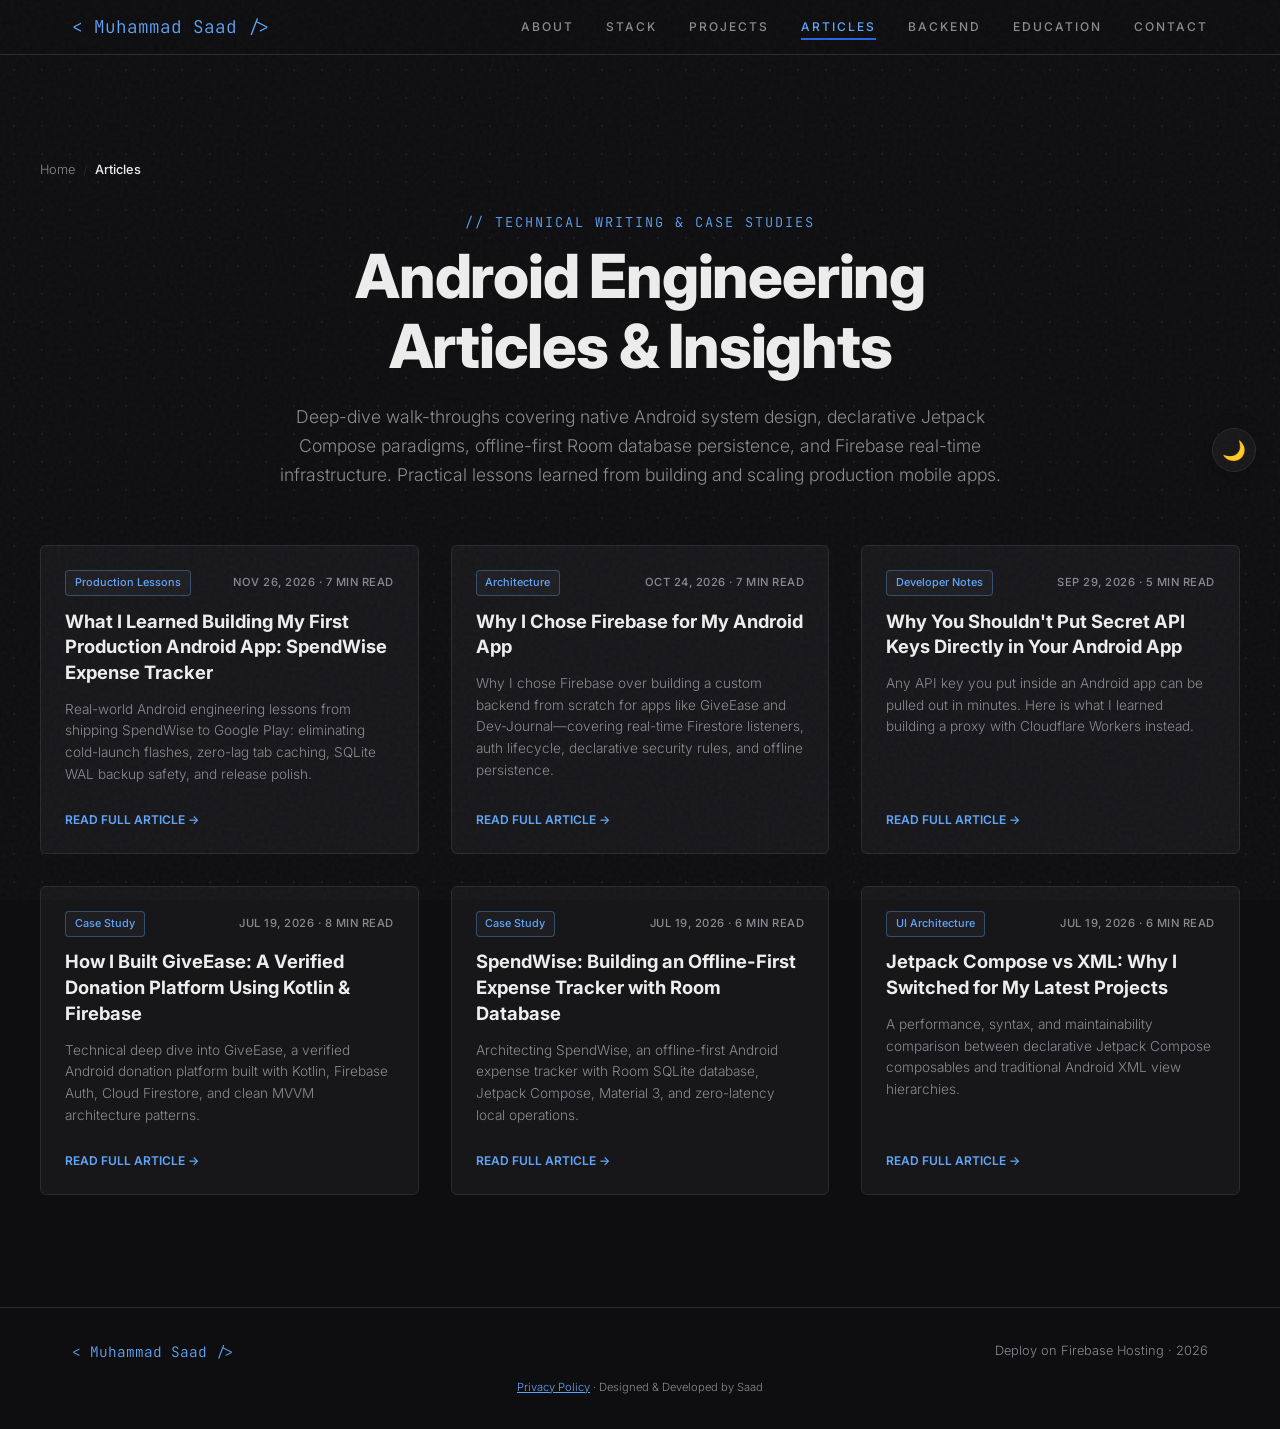
<file: blog/index.html>
<!DOCTYPE html>
<html lang="en-US">
<head>
    <meta charset="UTF-8">
    <meta http-equiv="Content-Security-Policy" content="upgrade-insecure-requests">
    <meta name="viewport" content="width=device-width, initial-scale=1.0">
    <script>if(localStorage.getItem('portfolio-theme')==='light')document.documentElement.classList.add('light-mode');</script>
    <title>Android Engineering Articles &amp; Case Studies | Muhammad Saad</title>
    
    <!-- Meta Tags for SEO -->
    <meta name="description" content="Explore technical articles, Android case studies, and engineering breakdowns on Kotlin, Jetpack Compose, Room SQLite, and Firebase backend architectures by Muhammad Saad.">
    <meta name="robots" content="index, follow, max-image-preview:large, max-snippet:-1, max-video-preview:-1">
    <meta name="theme-color" content="#0e0e10">
    <meta name="author" content="Muhammad Saad">
    <meta name="keywords" content="Android developer articles, Kotlin tutorials, Jetpack Compose vs XML, Room Database case study, Firebase Android architecture, mobile app engineering blog">
    
    <link rel="canonical" href="https://saadev.site/blog/">
    <link rel="alternate" hreflang="en-us" href="https://saadev.site/blog/">

    <!-- Open Graph tags for social sharing -->
    <meta property="og:title" content="Android Engineering Articles &amp; Case Studies | Muhammad Saad">
    <meta property="og:description" content="In-depth technical articles and case studies exploring Kotlin, Jetpack Compose, Room persistence, and Firebase architectures.">
    <meta property="og:image" content="https://saadev.site/assets/og-image.jpg">
    <meta property="og:image:width" content="1200">
    <meta property="og:image:height" content="630">
    <meta property="og:url" content="https://saadev.site/blog/">
    <meta property="og:type" content="blog">

    <!-- Twitter Card tags -->
    <meta name="twitter:card" content="summary_large_image">
    <meta name="twitter:title" content="Android Engineering Articles | Muhammad Saad">
    <meta name="twitter:description" content="In-depth technical articles and case studies exploring Kotlin, Jetpack Compose, Room persistence, and Firebase architectures.">
    <meta name="twitter:image" content="https://saadev.site/assets/og-image.jpg">

    <!-- Favicons & Fonts -->
    <link rel="icon" type="image/svg+xml" href="/assets/favicon.svg">
    <link rel="apple-touch-icon" sizes="180x180" href="/assets/apple-touch-icon.png">
    <link rel="manifest" href="/manifest.json">
    <link rel="preconnect" href="https://fonts.googleapis.com">
    <link rel="preconnect" href="https://fonts.gstatic.com" crossorigin>
    <link href="https://fonts.googleapis.com/css2?family=Inter:wght@300;400;500;600;700;800&family=JetBrains+Mono:wght@400;700&display=swap" rel="stylesheet">
    <link rel="stylesheet" href="/style.css?v=11">

    <!-- Blog & Breadcrumbs Schema (JSON-LD) -->
    <script type="application/ld+json">
    {
      "@context": "https://schema.org",
      "@type": "Blog",
      "name": "Muhammad Saad — Android Developer Articles",
      "description": "Technical articles, system design breakdowns, and case studies on native Android development, Kotlin, Jetpack Compose, and Firebase infrastructure.",
      "url": "https://saadev.site/blog/",
      "author": {
        "@type": "Person",
        "name": "Muhammad Saad",
        "url": "https://saadev.site/"
      },
      "blogPost": [
        {
          "@type": "BlogPosting",
          "headline": "What I Learned Building My First Production Android App: SpendWise Expense Tracker",
          "url": "https://saadev.site/blog/what-i-learned-building-my-first-production-android-app-spendwise",
          "datePublished": "2026-11-26"
        },
        {
          "@type": "BlogPosting",
          "headline": "Why I Chose Firebase for My Android App",
          "url": "https://saadev.site/blog/why-i-chose-firebase-for-my-android-app",
          "datePublished": "2026-10-24"
        },
        {
          "@type": "BlogPosting",
          "headline": "Why You Shouldn't Put Secret API Keys Directly in Your Android App",
          "url": "https://saadev.site/blog/why-you-shouldnt-put-secret-api-keys-in-your-android-app",
          "datePublished": "2026-09-29"
        },
        {
          "@type": "BlogPosting",
          "headline": "How I Built GiveEase: A Verified Donation Platform Using Kotlin & Firebase",
          "url": "https://saadev.site/blog/giveease-case-study",
          "datePublished": "2026-07-19"
        },
        {
          "@type": "BlogPosting",
          "headline": "SpendWise: Building an Offline-First Expense Tracker with Room Database",
          "url": "https://saadev.site/blog/spendwise-case-study",
          "datePublished": "2026-06-15"
        },
        {
          "@type": "BlogPosting",
          "headline": "Jetpack Compose vs XML: Why I Switched for My Latest Projects",
          "url": "https://saadev.site/blog/jetpack-compose-vs-xml",
          "datePublished": "2026-05-10"
        }
      ]
    }
    </script>
    <script type="application/ld+json">
    {
      "@context": "https://schema.org",
      "@type": "BreadcrumbList",
      "itemListElement": [
        { "@type": "ListItem", "position": 1, "name": "Home", "item": "https://saadev.site/" },
        { "@type": "ListItem", "position": 2, "name": "Articles", "item": "https://saadev.site/blog/" }
      ]
    }
    </script>
</head>
<body class="blog-listing-page">

<!-- Navbar -->
<nav class="navbar scrolled">
    <div class="nav-container">
        <a href="/" class="logo">&lt; Muhammad Saad /&gt;</a>
        <div class="nav-links">
            <a href="/#about">ABOUT</a>
            <a href="/#stack">STACK</a>
            <a href="/#projects">PROJECTS</a>
            <a href="/blog/" class="active">ARTICLES</a>
            <a href="/#backend">BACKEND</a>
            <a href="/#education">EDUCATION</a>
            <a href="/#contact">CONTACT</a>
        </div>
        <button class="hamburger" aria-label="Toggle Navigation Menu" type="button">
            <span></span><span></span><span></span>
        </button>
    </div>
</nav>

<main class="container section-padding" style="margin-top: 3rem;">
    <!-- Breadcrumb -->
    <div class="article-breadcrumb" style="max-width: 1200px; margin-bottom: 2rem;">
        <a href="/">Home</a>
        <span class="breadcrumb-separator">/</span>
        <span class="breadcrumb-current">Articles</span>
    </div>

    <!-- Header & On-Page SEO -->
    <header class="blog-listing-header">
        <div class="section-label" style="justify-content: center;">// TECHNICAL WRITING &amp; CASE STUDIES</div>
        <h1 class="blog-listing-title">Android Engineering Articles &amp; Insights</h1>
        <p class="blog-listing-desc">
            Deep-dive walk-throughs covering native Android system design, declarative Jetpack Compose paradigms, offline-first Room database persistence, and Firebase real-time infrastructure. Practical lessons learned from building and scaling production mobile apps.
        </p>
    </header>

    <!-- Articles Grid -->
    <section aria-label="All Technical Articles">
        <div class="blog-listing-grid" id="articles-listing-grid">
            <!-- Article: What I Learned Building SpendWise -->
            <article class="blog-card is-visible">
                <div class="blog-card-content">
                    <div style="display: flex; align-items: center; justify-content: space-between; margin-bottom: 0.8rem; gap: 0.5rem; flex-wrap: wrap;">
                        <span class="badge" style="font-size: 0.68rem; padding: 0.2rem 0.55rem; color: var(--accent-text); border-color: rgba(96, 165, 250, 0.35);">Production Lessons</span>
                        <div class="blog-card-meta" style="margin-bottom: 0;">NOVEMBER 26, 2026 · 7 MIN READ</div>
                    </div>
                    <h2 class="blog-card-title" style="font-size: 1.15rem; margin-bottom: 0.8rem;">What I Learned Building My First Production Android App: SpendWise Expense Tracker</h2>
                    <p class="blog-card-desc">Real-world Android engineering lessons from shipping SpendWise to Google Play: eliminating cold-launch flashes, zero-lag tab caching, SQLite WAL backup safety, and release polish.</p>
                    <a href="/blog/what-i-learned-building-my-first-production-android-app-spendwise" class="blog-card-link">READ FULL ARTICLE &rarr;</a>
                </div>
            </article>

            <!-- Article: Why I Chose Firebase for My Android App -->
            <article class="blog-card is-visible">
                <div class="blog-card-content">
                    <div style="display: flex; align-items: center; justify-content: space-between; margin-bottom: 0.8rem; gap: 0.5rem; flex-wrap: wrap;">
                        <span class="badge" style="font-size: 0.68rem; padding: 0.2rem 0.55rem; color: var(--accent-text); border-color: rgba(96, 165, 250, 0.35);">Architecture</span>
                        <div class="blog-card-meta" style="margin-bottom: 0;">OCTOBER 24, 2026 · 7 MIN READ</div>
                    </div>
                    <h2 class="blog-card-title" style="font-size: 1.15rem; margin-bottom: 0.8rem;">Why I Chose Firebase for My Android App</h2>
                    <p class="blog-card-desc">Why I chose Firebase over building a custom backend from scratch for apps like GiveEase and Dev-Journal—covering real-time Firestore listeners, auth lifecycle, declarative security rules, and offline persistence.</p>
                    <a href="/blog/why-i-chose-firebase-for-my-android-app" class="blog-card-link">READ FULL ARTICLE &rarr;</a>
                </div>
            </article>

            <!-- Article: Secret API Keys in Android -->
            <article class="blog-card is-visible">
                <div class="blog-card-content">
                    <div style="display: flex; align-items: center; justify-content: space-between; margin-bottom: 0.8rem; gap: 0.5rem; flex-wrap: wrap;">
                        <span class="badge" style="font-size: 0.68rem; padding: 0.2rem 0.55rem; color: var(--accent-text); border-color: rgba(96, 165, 250, 0.35);">Developer Notes</span>
                        <div class="blog-card-meta" style="margin-bottom: 0;">SEPTEMBER 29, 2026 · 5 MIN READ</div>
                    </div>
                    <h2 class="blog-card-title" style="font-size: 1.15rem; margin-bottom: 0.8rem;">Why You Shouldn't Put Secret API Keys Directly in Your Android App</h2>
                    <p class="blog-card-desc">Any API key you put inside an Android app can be pulled out in minutes. Here is what I learned building a proxy with Cloudflare Workers instead.</p>
                    <a href="/blog/why-you-shouldnt-put-secret-api-keys-in-your-android-app" class="blog-card-link">READ FULL ARTICLE &rarr;</a>
                </div>
            </article>

            <!-- Article 1 -->
            <article class="blog-card is-visible">
                <div class="blog-card-content">
                    <div style="display: flex; align-items: center; justify-content: space-between; margin-bottom: 0.8rem; gap: 0.5rem; flex-wrap: wrap;">
                        <span class="badge" style="font-size: 0.68rem; padding: 0.2rem 0.55rem; color: var(--accent-text); border-color: rgba(96, 165, 250, 0.35);">Case Study</span>
                        <div class="blog-card-meta" style="margin-bottom: 0;">JULY 19, 2026 · 8 MIN READ</div>
                    </div>
                    <h2 class="blog-card-title" style="font-size: 1.15rem; margin-bottom: 0.8rem;">How I Built GiveEase: A Verified Donation Platform Using Kotlin &amp; Firebase</h2>
                    <p class="blog-card-desc">Technical deep dive into GiveEase, a verified Android donation platform built with Kotlin, Firebase Auth, Cloud Firestore, and clean MVVM architecture patterns.</p>
                    <a href="/blog/giveease-case-study" class="blog-card-link">READ FULL CASE STUDY &rarr;</a>
                </div>
            </article>

            <!-- Article 2 -->
            <article class="blog-card is-visible">
                <div class="blog-card-content">
                    <div style="display: flex; align-items: center; justify-content: space-between; margin-bottom: 0.8rem; gap: 0.5rem; flex-wrap: wrap;">
                        <span class="badge" style="font-size: 0.68rem; padding: 0.2rem 0.55rem; color: var(--accent-text); border-color: rgba(96, 165, 250, 0.35);">Case Study</span>
                        <div class="blog-card-meta" style="margin-bottom: 0;">JUNE 15, 2026 · 6 MIN READ</div>
                    </div>
                    <h2 class="blog-card-title" style="font-size: 1.15rem; margin-bottom: 0.8rem;">SpendWise: Building an Offline-First Expense Tracker with Room Database</h2>
                    <p class="blog-card-desc">Architecting SpendWise, an offline-first Android expense tracker with Room SQLite database, Jetpack Compose, Material 3, and zero-latency local operations.</p>
                    <a href="/blog/spendwise-case-study" class="blog-card-link">READ FULL CASE STUDY &rarr;</a>
                </div>
            </article>

            <!-- Article 3 -->
            <article class="blog-card is-visible">
                <div class="blog-card-content">
                    <div style="display: flex; align-items: center; justify-content: space-between; margin-bottom: 0.8rem; gap: 0.5rem; flex-wrap: wrap;">
                        <span class="badge" style="font-size: 0.68rem; padding: 0.2rem 0.55rem; color: var(--accent-text); border-color: rgba(96, 165, 250, 0.35);">UI Architecture</span>
                        <div class="blog-card-meta" style="margin-bottom: 0;">MAY 10, 2026 · 6 MIN READ</div>
                    </div>
                    <h2 class="blog-card-title" style="font-size: 1.15rem; margin-bottom: 0.8rem;">Jetpack Compose vs XML: Why I Switched for My Latest Projects</h2>
                    <p class="blog-card-desc">A performance, syntax, and maintainability comparison between declarative Jetpack Compose composables and traditional Android XML view hierarchies.</p>
                    <a href="/blog/jetpack-compose-vs-xml" class="blog-card-link">READ COMPARISON ANALYSIS &rarr;</a>
                </div>
            </article>
        </div>
    </section>
</main>

<!-- Dynamic Hydration from Centralized Data -->
<script type="module">
    import { getAllPosts, formatDate } from '/blog/posts-data.js';
    try {
        const grid = document.getElementById('articles-listing-grid');
        const posts = getAllPosts();
        if (grid && posts && posts.length > 0) {
            grid.innerHTML = posts.map(post => `
                <article class="blog-card is-visible">
                    <div class="blog-card-content">
                        <div style="display: flex; align-items: center; justify-content: space-between; margin-bottom: 0.8rem; gap: 0.5rem; flex-wrap: wrap;">
                            <span class="badge" style="font-size: 0.68rem; padding: 0.2rem 0.55rem; color: var(--accent-text); border-color: rgba(96, 165, 250, 0.35);">${post.category}</span>
                            <div class="blog-card-meta" style="margin-bottom: 0;">${formatDate(post.datePublished).toUpperCase()} · ${post.readTimeMinutes} MIN READ</div>
                        </div>
                        <h2 class="blog-card-title" style="font-size: 1.15rem; margin-bottom: 0.8rem;">${post.title}</h2>
                        <p class="blog-card-desc">${post.excerpt}</p>
                        <a href="/blog/${post.slug}" class="blog-card-link">READ FULL ARTICLE &rarr;</a>
                    </div>
                </article>
            `).join('');
        }
    } catch (err) {
        console.debug('Static posts active:', err);
    }
</script>

<!-- Mobile Navigation and Theme Toggle Scripts -->
<script>
    document.addEventListener('DOMContentLoaded', () => {
        const hamburger = document.querySelector('.hamburger');
        const navLinks = document.querySelector('.nav-links');
        if (hamburger && navLinks) {
            hamburger.addEventListener('click', () => {
                hamburger.classList.toggle('active');
                navLinks.classList.toggle('active');
            });
        }

        const themeToggle = document.getElementById('theme-toggle');
        if (themeToggle) {
            themeToggle.addEventListener('click', () => {
                const isLight = document.documentElement.classList.toggle('light-mode');
                localStorage.setItem('portfolio-theme', isLight ? 'light' : 'dark');
            });
        }
    });
</script>

<!-- Dark/Light Mode Toggle -->
<button class="theme-toggle" id="theme-toggle" aria-label="Toggle dark/light mode">
    <span class="icon-moon">&#127769;</span>
    <span class="icon-sun">&#9728;&#65039;</span>
</button>

<!-- Footer -->
<footer class="footer">
    <div class="footer-inner">
        <div class="footer-logo">&lt; Muhammad Saad /&gt;</div>
        <div class="footer-right">Deploy on Firebase Hosting · 2026</div>
    </div>
    <div class="footer-center"><a href="/privacy" style="color: var(--accent-text); text-decoration: underline;">Privacy Policy</a> · Designed &amp; Developed by Saad</div>
</footer>

</body>
</html>
</file>
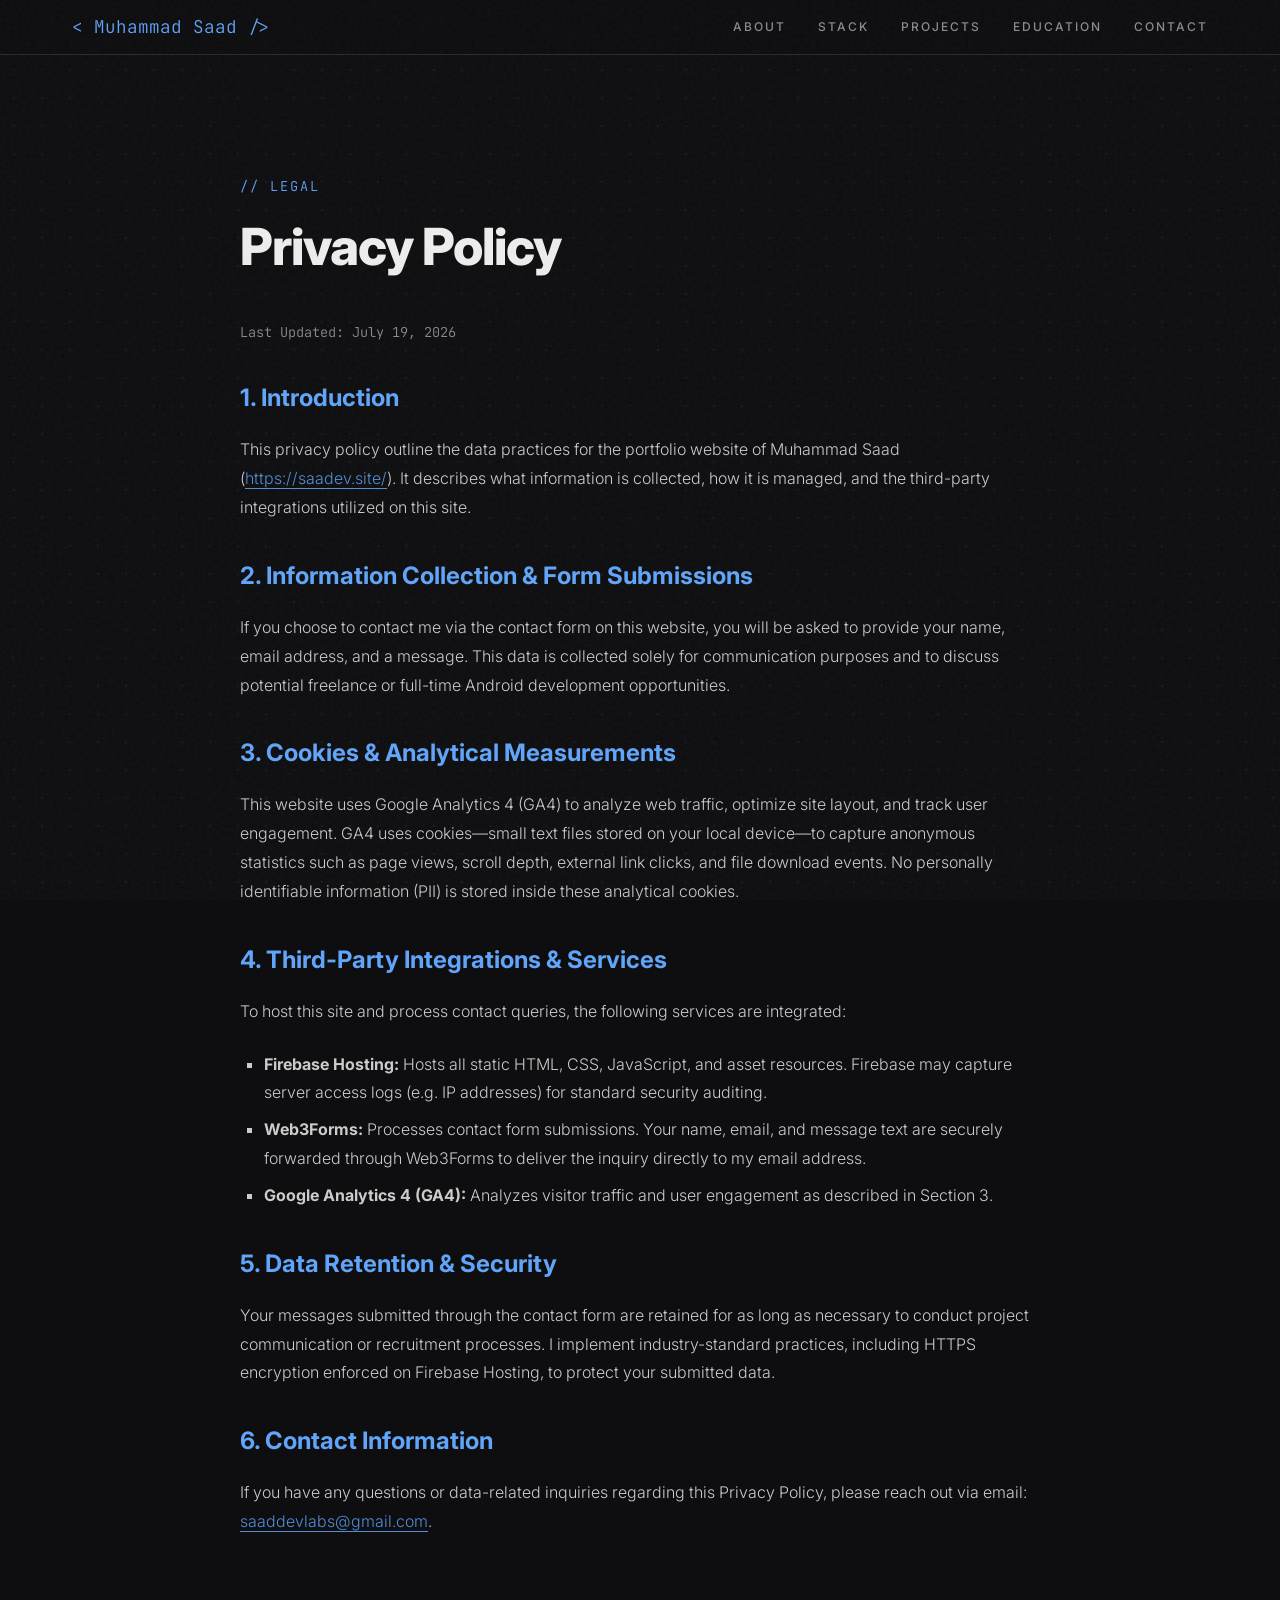
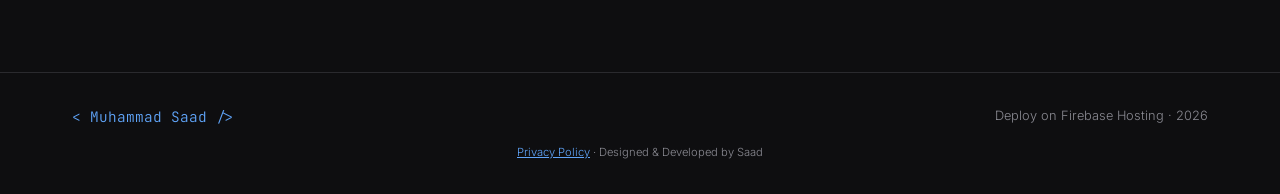
<file: privacy.html>
<!DOCTYPE html>
<html lang="en-US">
<head>
    <meta charset="UTF-8">
    <meta http-equiv="Content-Security-Policy" content="upgrade-insecure-requests">
    <meta name="viewport" content="width=device-width, initial-scale=1.0">
    <title>Privacy Policy | Muhammad Saad — Android Developer Portfolio</title>
    <meta name="description" content="Privacy policy for Muhammad Saad's Android Developer portfolio website, outlining data collection, cookie usage, GA4 tracking, and third-party integrations.">
    <link rel="canonical" href="https://saadev.site/privacy">
    <link rel="alternate" hreflang="en-us" href="https://saadev.site/privacy">
    <link rel="preconnect" href="https://fonts.googleapis.com">
    <link rel="preconnect" href="https://fonts.gstatic.com" crossorigin>
    <link href="https://fonts.googleapis.com/css2?family=Inter:wght@300;400;500;600;700;800&family=JetBrains+Mono:wght@400;500;700&display=swap" rel="stylesheet">
    <link rel="icon" type="image/svg+xml" href="/assets/favicon.svg">
    <link rel="apple-touch-icon" sizes="180x180" href="/assets/apple-touch-icon.png">
    <link rel="manifest" href="/manifest.json">
    <link rel="stylesheet" href="/style.css">
</head>
<body class="legal-page">

<!-- Navbar -->
<nav class="navbar scrolled">
    <div class="nav-container">
        <a href="/" class="logo">&lt; Muhammad Saad /&gt;</a>
        <div class="nav-links">
            <a href="/#about">ABOUT</a>
            <a href="/#stack">STACK</a>
            <a href="/#projects">PROJECTS</a>
            <a href="/#education">EDUCATION</a>
            <a href="/#contact">CONTACT</a>
        </div>
    </div>
</nav>

<!-- Main content -->
<main class="container section-padding" style="margin-top: 4rem; max-width: 800px;">
    <div class="section-label">// LEGAL</div>
    <h1 class="section-heading" style="font-size: clamp(2.5rem, 4vw, 4rem); margin-bottom: 2rem;">Privacy Policy</h1>
    
    <div class="legal-content" style="color: var(--text); line-height: 1.8;">
        <p style="margin-bottom: 1.5rem; color: var(--muted); font-family: var(--font-mono); font-size: 0.85rem;">Last Updated: July 19, 2026</p>
        
        <h2 style="font-family: var(--font-ui); color: var(--android); font-size: 1.5rem; margin: 2rem 0 1rem;">1. Introduction</h2>
        <p style="margin-bottom: 1.5rem; opacity: 0.85;">This privacy policy outline the data practices for the portfolio website of Muhammad Saad (<a href="https://saadev.site/" style="color: var(--android); border-bottom: 1px solid var(--android);">https://saadev.site/</a>). It describes what information is collected, how it is managed, and the third-party integrations utilized on this site.</p>
        
        <h2 style="font-family: var(--font-ui); color: var(--android); font-size: 1.5rem; margin: 2rem 0 1rem;">2. Information Collection & Form Submissions</h2>
        <p style="margin-bottom: 1.5rem; opacity: 0.85;">If you choose to contact me via the contact form on this website, you will be asked to provide your name, email address, and a message. This data is collected solely for communication purposes and to discuss potential freelance or full-time Android development opportunities.</p>
        
        <h2 style="font-family: var(--font-ui); color: var(--android); font-size: 1.5rem; margin: 2rem 0 1rem;">3. Cookies & Analytical Measurements</h2>
        <p style="margin-bottom: 1.5rem; opacity: 0.85;">This website uses Google Analytics 4 (GA4) to analyze web traffic, optimize site layout, and track user engagement. GA4 uses cookies—small text files stored on your local device—to capture anonymous statistics such as page views, scroll depth, external link clicks, and file download events. No personally identifiable information (PII) is stored inside these analytical cookies.</p>
        
        <h2 style="font-family: var(--font-ui); color: var(--android); font-size: 1.5rem; margin: 2rem 0 1rem;">4. Third-Party Integrations & Services</h2>
        <p style="margin-bottom: 1.5rem; opacity: 0.85;">To host this site and process contact queries, the following services are integrated:</p>
        <ul style="margin-left: 1.5rem; margin-bottom: 1.5rem; opacity: 0.85; list-style-type: square;">
            <li style="margin-bottom: 0.5rem;"><strong>Firebase Hosting:</strong> Hosts all static HTML, CSS, JavaScript, and asset resources. Firebase may capture server access logs (e.g. IP addresses) for standard security auditing.</li>
            <li style="margin-bottom: 0.5rem;"><strong>Web3Forms:</strong> Processes contact form submissions. Your name, email, and message text are securely forwarded through Web3Forms to deliver the inquiry directly to my email address.</li>
            <li style="margin-bottom: 0.5rem;"><strong>Google Analytics 4 (GA4):</strong> Analyzes visitor traffic and user engagement as described in Section 3.</li>
        </ul>
        
        <h2 style="font-family: var(--font-ui); color: var(--android); font-size: 1.5rem; margin: 2rem 0 1rem;">5. Data Retention & Security</h2>
        <p style="margin-bottom: 1.5rem; opacity: 0.85;">Your messages submitted through the contact form are retained for as long as necessary to conduct project communication or recruitment processes. I implement industry-standard practices, including HTTPS encryption enforced on Firebase Hosting, to protect your submitted data.</p>
        
        <h2 style="font-family: var(--font-ui); color: var(--android); font-size: 1.5rem; margin: 2rem 0 1rem;">6. Contact Information</h2>
        <p style="margin-bottom: 1.5rem; opacity: 0.85;">If you have any questions or data-related inquiries regarding this Privacy Policy, please reach out via email: <a href="mailto:saaddevlabs@gmail.com" style="color: var(--firebase); border-bottom: 1px solid var(--firebase);">saaddevlabs@gmail.com</a>.</p>
    </div>
</main>

<!-- Footer -->
<footer class="footer">
    <div class="footer-inner">
        <div class="footer-logo">&lt; Muhammad Saad /&gt;</div>
        <div class="footer-right">Deploy on Firebase Hosting · 2026</div>
    </div>
    <div class="footer-center"><a href="/privacy" style="color: var(--android); text-decoration: underline;">Privacy Policy</a> · Designed &amp; Developed by Saad</div>
</footer>

</body>
</html>
</file>
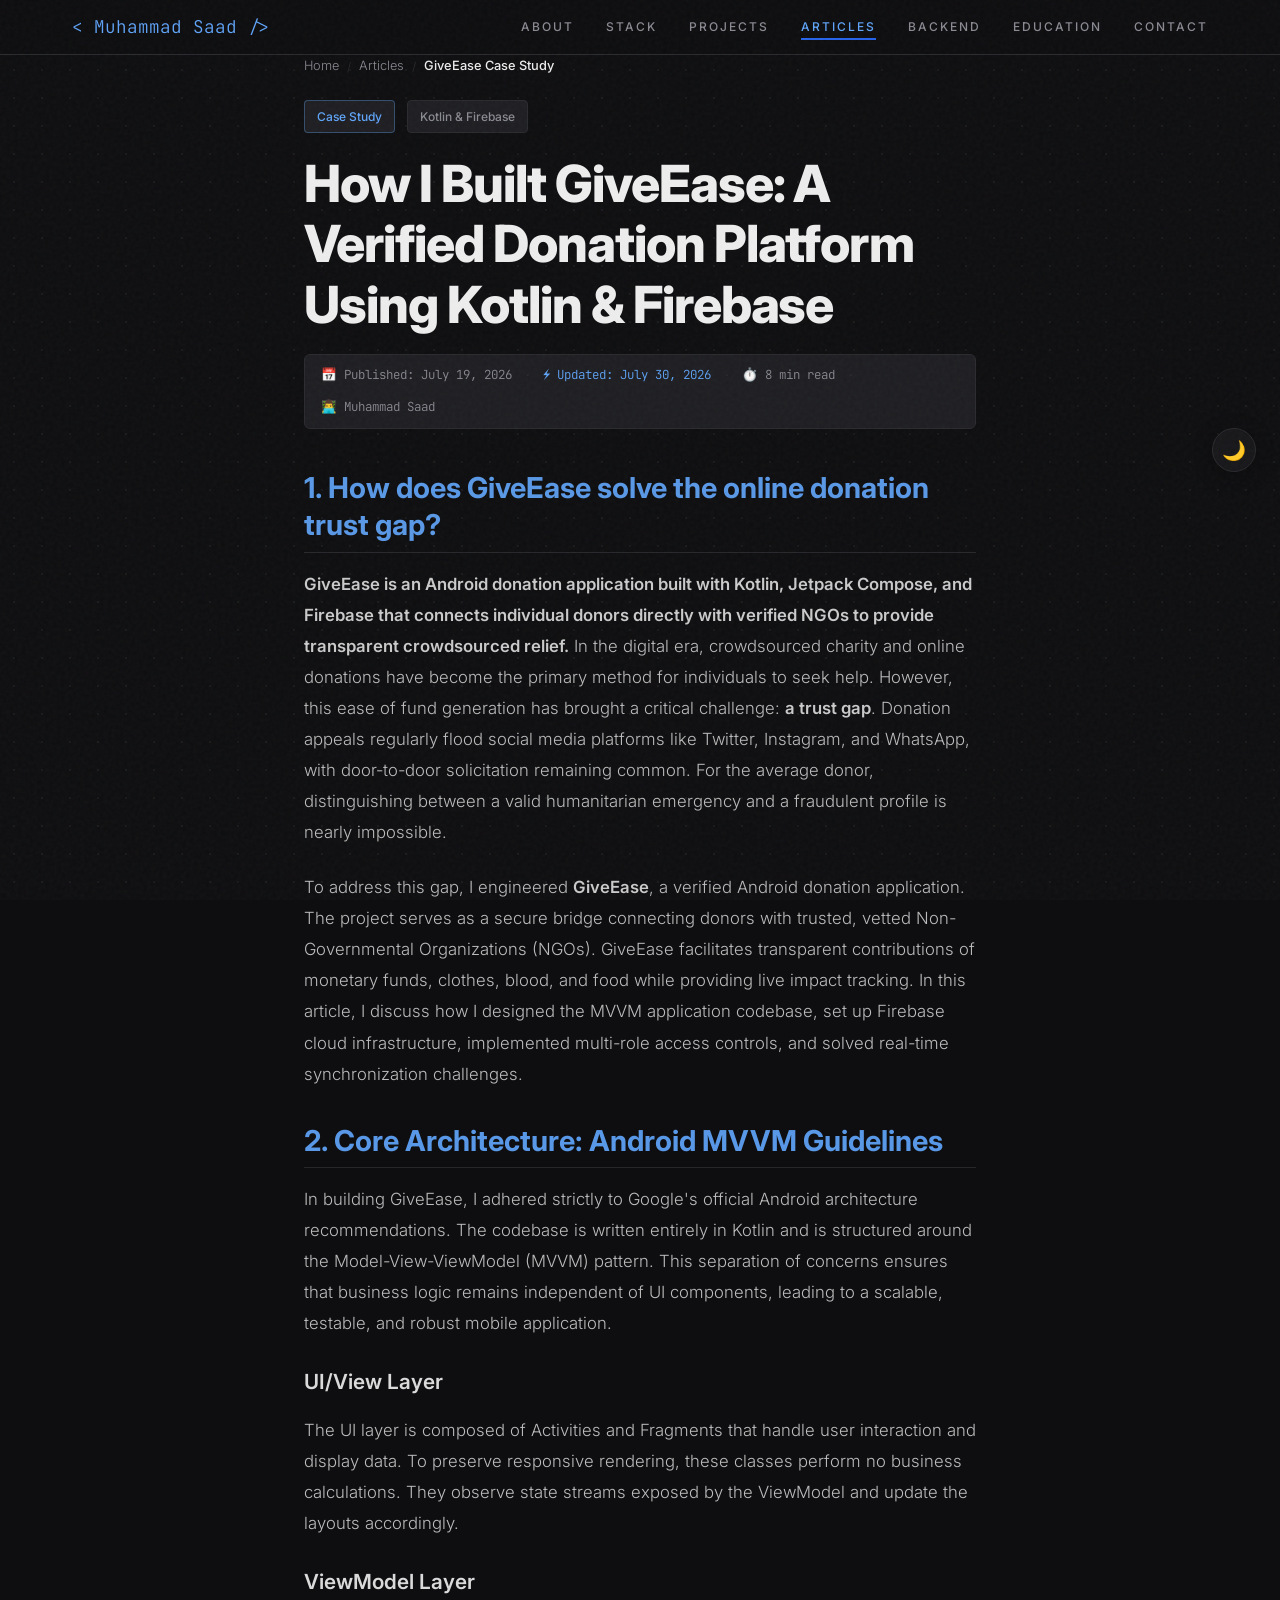
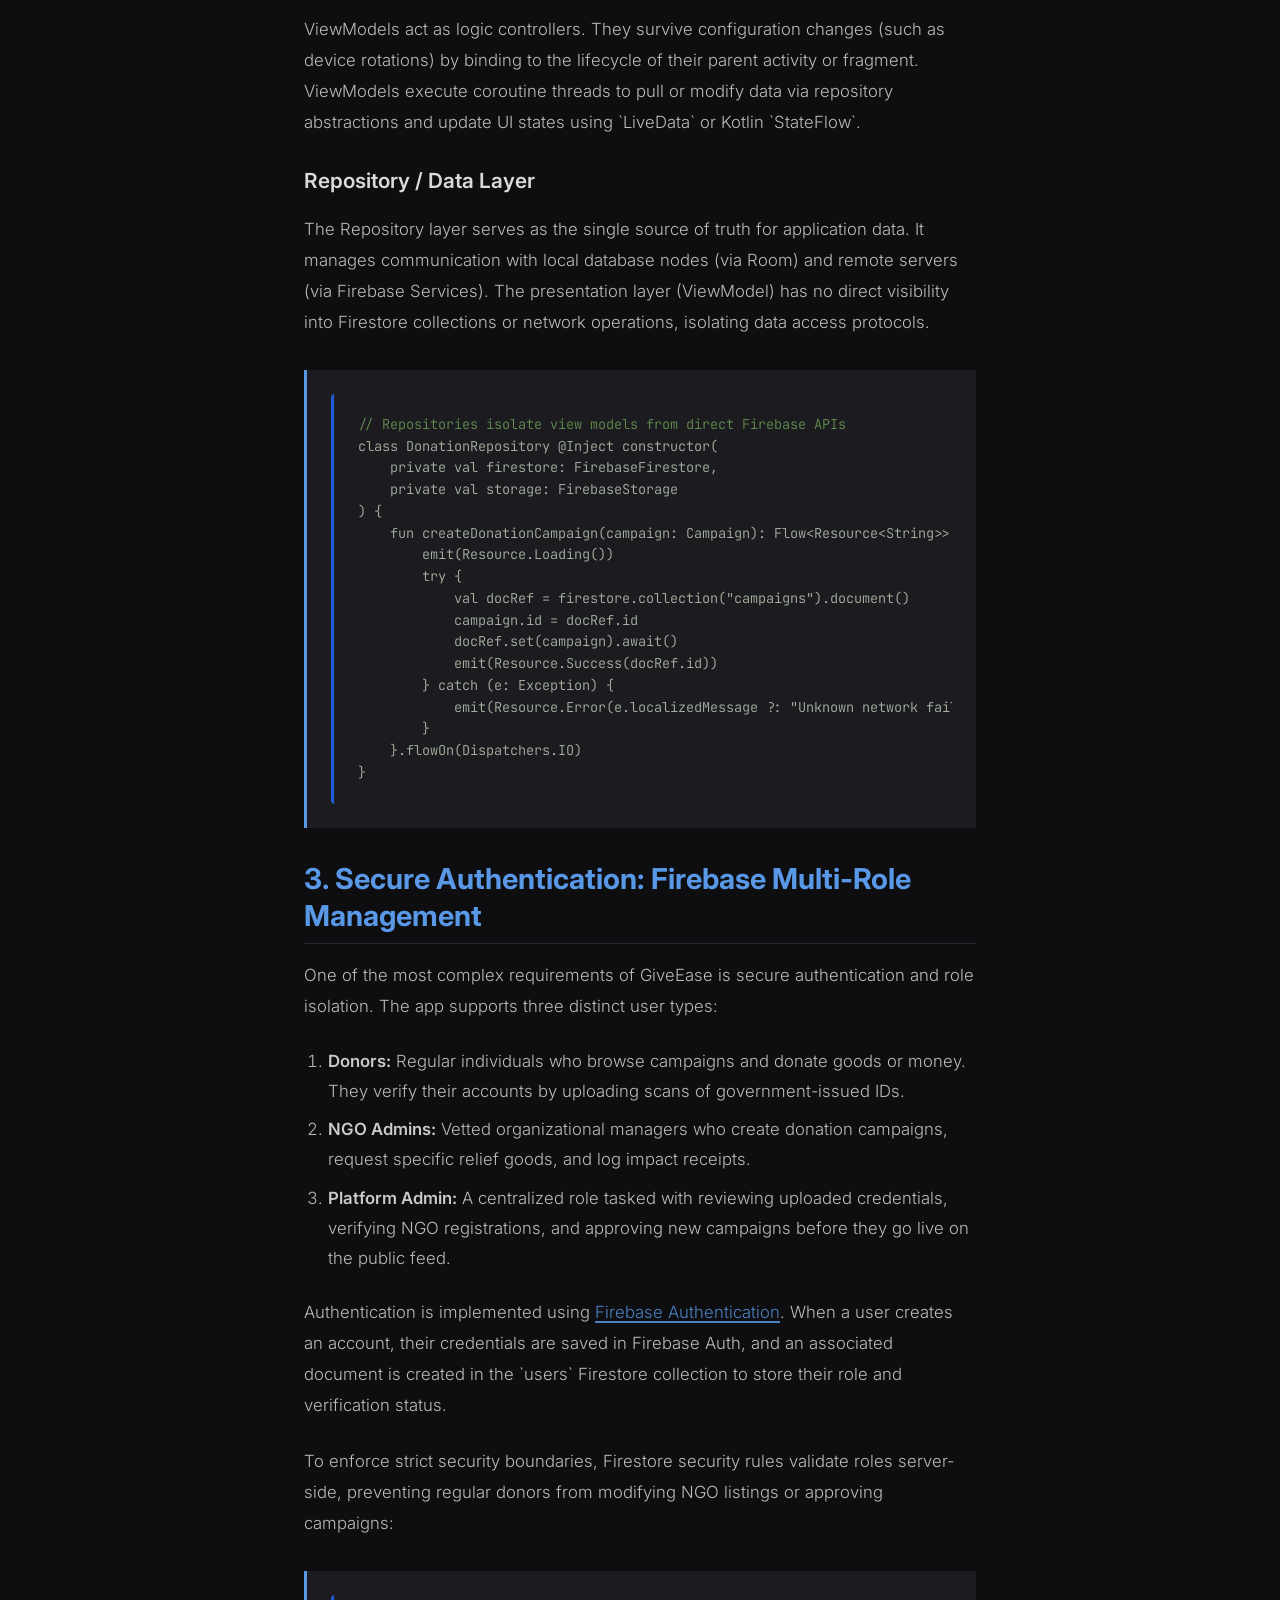
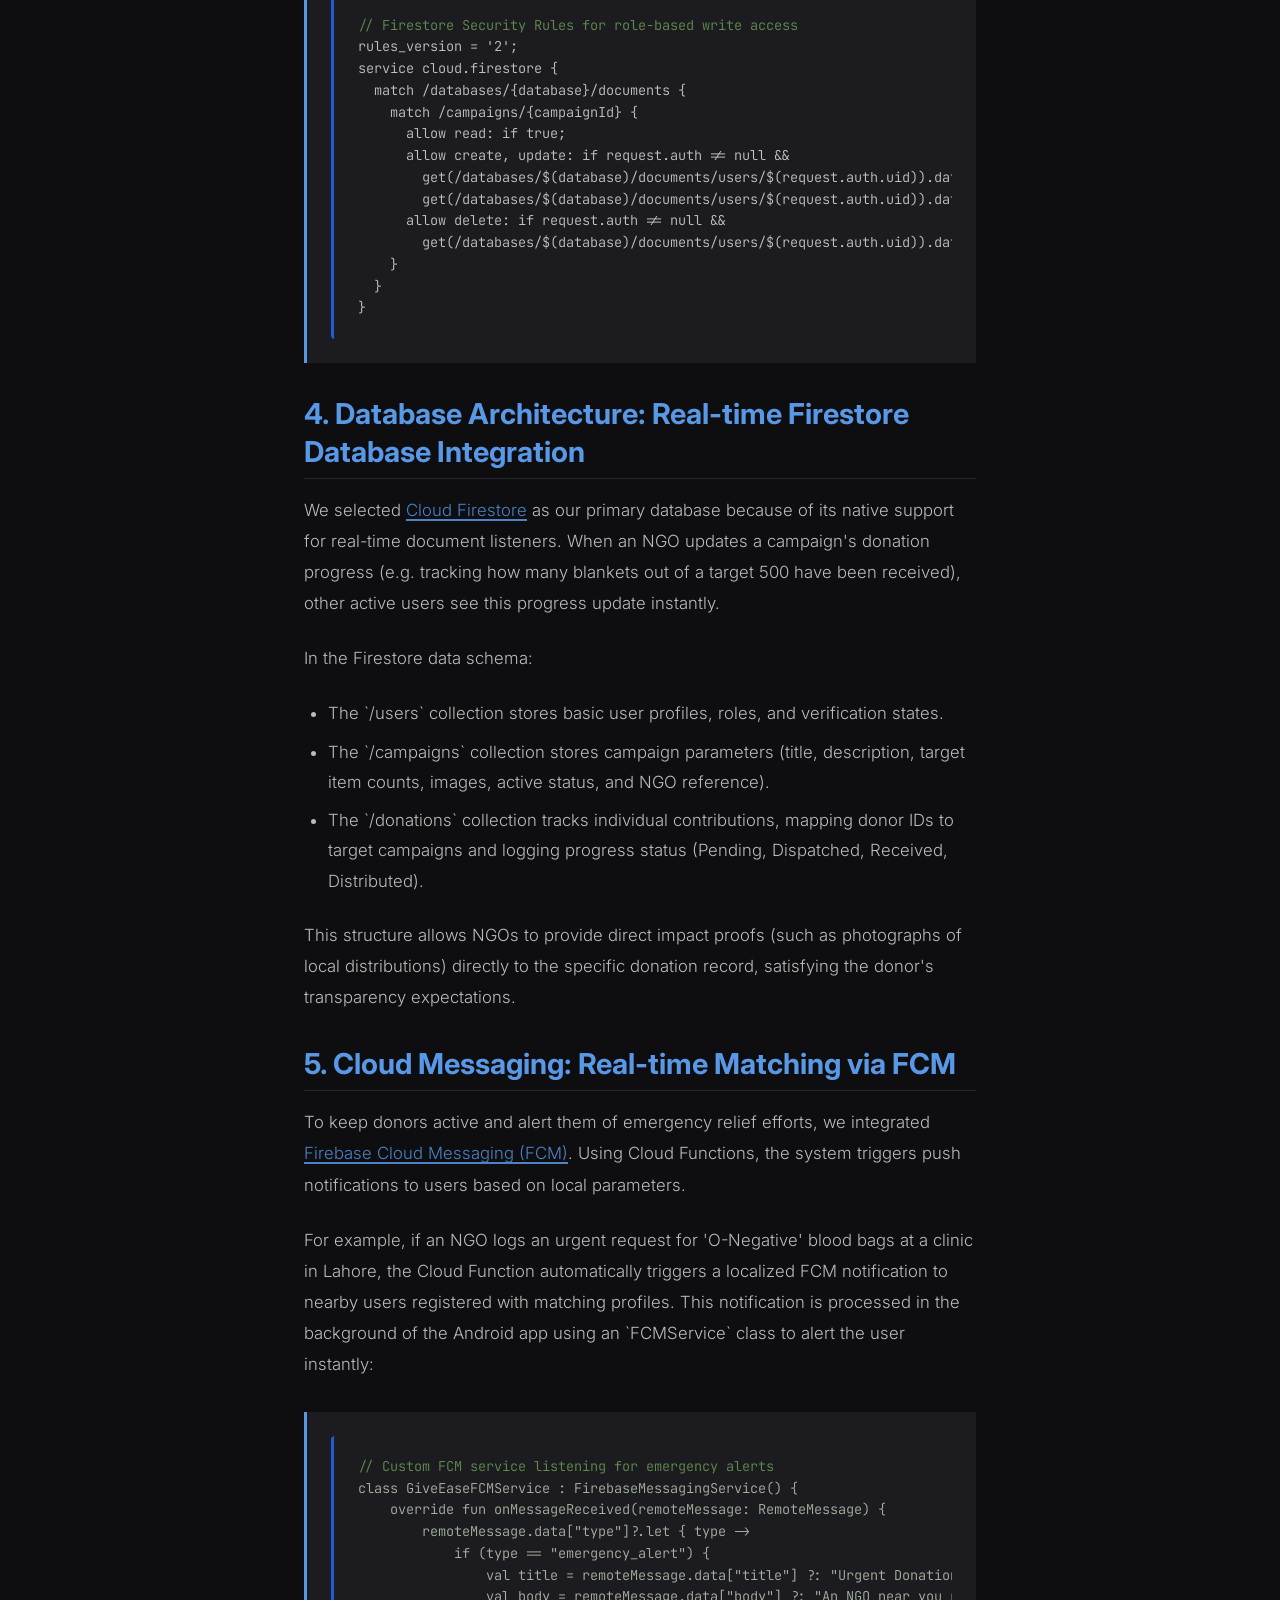
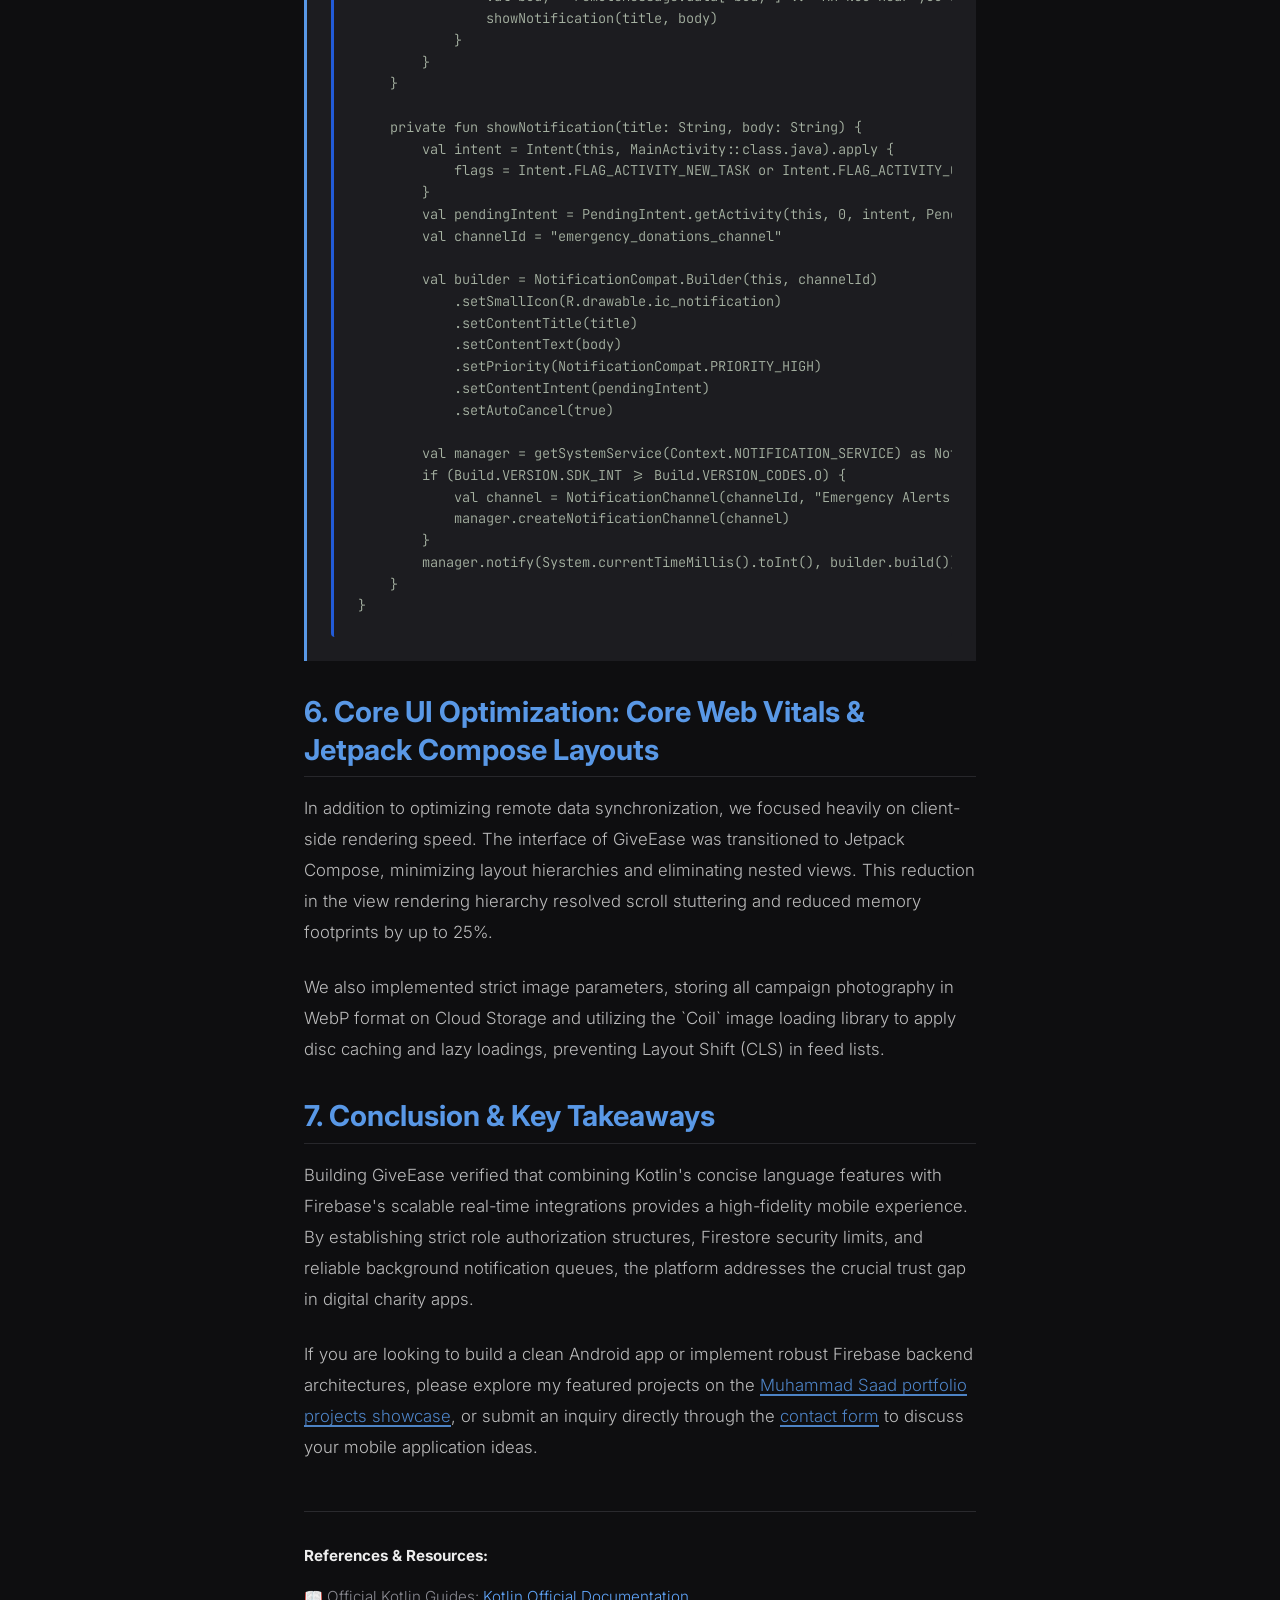
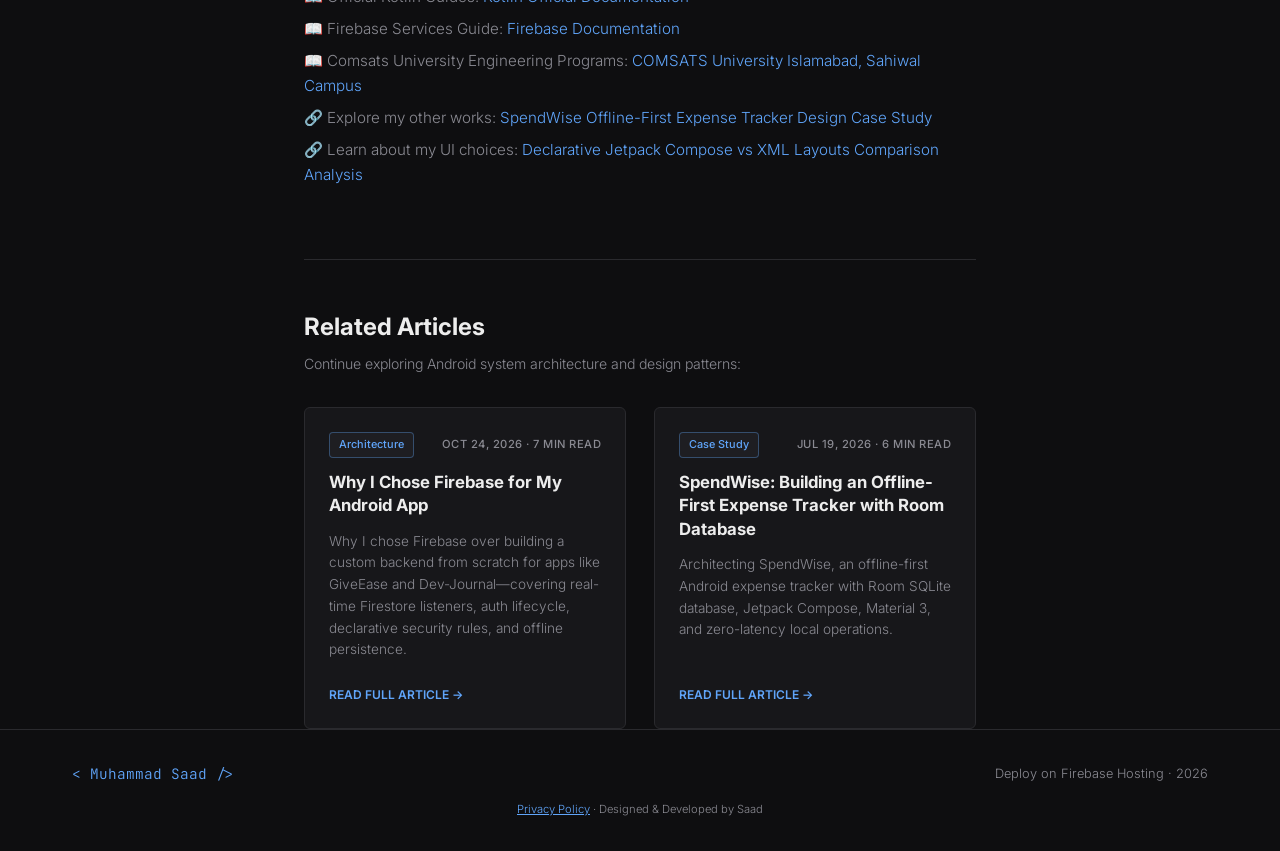
<file: blog/giveease-case-study.html>
<!DOCTYPE html>
<html lang="en-US">
<head>
    <meta charset="UTF-8">
    <meta http-equiv="Content-Security-Policy" content="upgrade-insecure-requests">
    <meta name="viewport" content="width=device-width, initial-scale=1.0">
    <title>How I Built GiveEase: A Verified Donation Platform Using Kotlin & Firebase | Android Developer Blog</title>
    <meta name="description" content="Read how Muhammad Saad designed and built GiveEase, a verified Android donation app using Kotlin, Firebase Authentication, Cloud Firestore, and clean MVVM architecture patterns.">
    <link rel="canonical" href="https://saadev.site/blog/giveease-case-study">
    <link rel="alternate" hreflang="en-us" href="https://saadev.site/blog/giveease-case-study">
    <meta property="og:title" content="How I Built GiveEase: A Verified Donation Platform Using Kotlin & Firebase">
    <meta property="og:description" content="Technical deep-dive into GiveEase: A Kotlin-based Android donation application powered by Firebase, structured under MVVM design guidelines.">
    <meta property="og:image" content="https://saadev.site/assets/giveease-og.jpg">
    <meta property="og:image:width" content="1200">
    <meta property="og:image:height" content="630">
    <meta property="og:url" content="https://saadev.site/blog/giveease-case-study">
    <meta property="og:type" content="article">
    <meta name="twitter:card" content="summary_large_image">
    <meta name="twitter:title" content="How I Built GiveEase: A Verified Donation Platform">
    <meta name="twitter:description" content="Explore the Firebase architecture, MVVM structures, and Kotlin code implemented inside the GiveEase Android app.">
    <meta name="twitter:image" content="https://saadev.site/assets/giveease-og.jpg">
    <link rel="preconnect" href="https://fonts.googleapis.com">
    <link rel="preconnect" href="https://fonts.gstatic.com" crossorigin>
    <link href="https://fonts.googleapis.com/css2?family=Inter:wght@300;400;500;600;700;800&family=JetBrains+Mono:wght@400;500;700&display=swap" rel="stylesheet">
    <link rel="icon" type="image/svg+xml" href="/assets/favicon.svg">
    <link rel="apple-touch-icon" sizes="180x180" href="/assets/apple-touch-icon.png">
    <link rel="manifest" href="/manifest.json">
    <link rel="stylesheet" href="/style.css?v=11">
    <script type="application/ld+json">
    {
      "@context": "https://schema.org",
      "@type": "BlogPosting",
      "headline": "How I Built GiveEase: A Verified Donation Platform Using Kotlin & Firebase",
      "description": "Technical deep dive into GiveEase, a verified Android donation platform built with Kotlin, Firebase Auth, Cloud Firestore, and clean MVVM architecture patterns.",
      "image": "https://saadev.site/assets/giveease-og.jpg",
      "author": {
        "@type": "Person",
        "name": "Muhammad Saad",
        "url": "https://saadev.site/"
      },
      "publisher": {
        "@type": "Person",
        "name": "Muhammad Saad",
        "logo": {
          "@type": "ImageObject",
          "url": "https://saadev.site/assets/muhammad-saad-android-developer.webp"
        }
      },
      "datePublished": "2026-07-19",
      "dateModified": "2026-07-30",
      "mainEntityOfPage": "https://saadev.site/blog/giveease-case-study",
      "inLanguage": "en-US",
      "keywords": "Android donation app, Kotlin Firebase authentication, real-time Firestore database, MVVM architecture Android tutorial"
    }
    </script>
    <script type="application/ld+json">
    {
      "@context": "https://schema.org",
      "@type": "BreadcrumbList",
      "itemListElement": [
        { "@type": "ListItem", "position": 1, "name": "Home", "item": "https://saadev.site/" },
        { "@type": "ListItem", "position": 2, "name": "Articles", "item": "https://saadev.site/blog/" },
        { "@type": "ListItem", "position": 3, "name": "GiveEase Case Study", "item": "https://saadev.site/blog/giveease-case-study" }
      ]
    }
    </script>
</head>
<body class="blog-page">

<!-- Navbar -->
<nav class="navbar scrolled">
    <div class="nav-container">
        <a href="/" class="logo">&lt; Muhammad Saad /&gt;</a>
        <div class="nav-links">
            <a href="/#about">ABOUT</a>
            <a href="/#stack">STACK</a>
            <a href="/#projects">PROJECTS</a>
            <a href="/blog/" class="active">ARTICLES</a>
            <a href="/#backend">BACKEND</a>
            <a href="/#education">EDUCATION</a>
            <a href="/#contact">CONTACT</a>
        </div>
        <button class="hamburger" aria-label="Toggle Navigation Menu" type="button">
            <span></span><span></span><span></span>
        </button>
    </div>
</nav>

<main class="article-container section-padding" style="margin-top: 3.5rem;">
    <!-- Breadcrumb Trail -->
    <div class="article-breadcrumb">
        <a href="/">Home</a>
        <span class="breadcrumb-separator">/</span>
        <a href="/blog/">Articles</a>
        <span class="breadcrumb-separator">/</span>
        <span class="breadcrumb-current">GiveEase Case Study</span>
    </div>

    <article class="blog-post">
        <header class="article-header">
            <div class="article-badge-row">
                <span class="badge" style="color: var(--accent-text); border-color: rgba(96, 165, 250, 0.35);">Case Study</span>
                <span class="badge" style="color: var(--muted); border-color: var(--border);">Kotlin &amp; Firebase</span>
            </div>
            <h1 class="article-title">
                How I Built GiveEase: A Verified Donation Platform Using Kotlin &amp; Firebase
            </h1>
            <div class="article-meta-bar">
                <span>📅 Published: July 19, 2026</span>
                <span class="meta-divider">·</span>
                <span style="color: var(--accent-text);">⚡ Updated: July 30, 2026</span>
                <span class="meta-divider">·</span>
                <span>⏱️ 8 min read</span>
                <span class="meta-divider">·</span>
                <span>👨‍💻 Muhammad Saad</span>
            </div>
        </header>

        <section class="article-body">
            <h2 style="font-family: var(--font-ui); color: var(--android); font-size: 1.8rem; margin: 2rem 0 1rem;">1. How does GiveEase solve the online donation trust gap?</h2>
            <p style="margin-bottom: 1.5rem; opacity: 0.85;">
                <strong>GiveEase is an Android donation application built with Kotlin, Jetpack Compose, and Firebase that connects individual donors directly with verified NGOs to provide transparent crowdsourced relief.</strong> In the digital era, crowdsourced charity and online donations have become the primary method for individuals to seek help. However, this ease of fund generation has brought a critical challenge: <strong>a trust gap</strong>. Donation appeals regularly flood social media platforms like Twitter, Instagram, and WhatsApp, with door-to-door solicitation remaining common. For the average donor, distinguishing between a valid humanitarian emergency and a fraudulent profile is nearly impossible.
            </p>
            <p style="margin-bottom: 1.5rem; opacity: 0.85;">
                To address this gap, I engineered <strong>GiveEase</strong>, a verified Android donation application. The project serves as a secure bridge connecting donors with trusted, vetted Non-Governmental Organizations (NGOs). GiveEase facilitates transparent contributions of monetary funds, clothes, blood, and food while providing live impact tracking. In this article, I discuss how I designed the MVVM application codebase, set up Firebase cloud infrastructure, implemented multi-role access controls, and solved real-time synchronization challenges.
            </p>

            <h2 style="font-family: var(--font-ui); color: var(--android); font-size: 1.8rem; margin: 2rem 0 1rem;">2. Core Architecture: Android MVVM Guidelines</h2>
            <p style="margin-bottom: 1.5rem; opacity: 0.85;">
                In building GiveEase, I adhered strictly to Google's official Android architecture recommendations. The codebase is written entirely in Kotlin and is structured around the Model-View-ViewModel (MVVM) pattern. This separation of concerns ensures that business logic remains independent of UI components, leading to a scalable, testable, and robust mobile application.
            </p>
            
            <h3 style="font-family: var(--font-ui); color: var(--text); font-size: 1.3rem; margin: 1.5rem 0 0.8rem;">UI/View Layer</h3>
            <p style="margin-bottom: 1.5rem; opacity: 0.85;">
                The UI layer is composed of Activities and Fragments that handle user interaction and display data. To preserve responsive rendering, these classes perform no business calculations. They observe state streams exposed by the ViewModel and update the layouts accordingly.
            </p>

            <h3 style="font-family: var(--font-ui); color: var(--text); font-size: 1.3rem; margin: 1.5rem 0 0.8rem;">ViewModel Layer</h3>
            <p style="margin-bottom: 1.5rem; opacity: 0.85;">
                ViewModels act as logic controllers. They survive configuration changes (such as device rotations) by binding to the lifecycle of their parent activity or fragment. ViewModels execute coroutine threads to pull or modify data via repository abstractions and update UI states using `LiveData` or Kotlin `StateFlow`.
            </p>

            <h3 style="font-family: var(--font-ui); color: var(--text); font-size: 1.3rem; margin: 1.5rem 0 0.8rem;">Repository / Data Layer</h3>
            <p style="margin-bottom: 1.5rem; opacity: 0.85;">
                The Repository layer serves as the single source of truth for application data. It manages communication with local database nodes (via Room) and remote servers (via Firebase Services). The presentation layer (ViewModel) has no direct visibility into Firestore collections or network operations, isolating data access protocols.
            </p>

            <div style="background: var(--surface2); border-left: 3px solid var(--android); padding: 1.5rem; margin: 2rem 0; font-family: var(--font-mono); font-size: 0.85rem; overflow-x: auto;">
<pre style="margin: 0; color: #b5c2b1;"><span style="color: #6a9955;">// Repositories isolate view models from direct Firebase APIs</span>
class DonationRepository @Inject constructor(
    private val firestore: FirebaseFirestore,
    private val storage: FirebaseStorage
) {
    fun createDonationCampaign(campaign: Campaign): Flow&lt;Resource&lt;String&gt;&gt; = flow {
        emit(Resource.Loading())
        try {
            val docRef = firestore.collection("campaigns").document()
            campaign.id = docRef.id
            docRef.set(campaign).await()
            emit(Resource.Success(docRef.id))
        } catch (e: Exception) {
            emit(Resource.Error(e.localizedMessage ?: "Unknown network failure"))
        }
    }.flowOn(Dispatchers.IO)
}</pre>
            </div>

            <h2 style="font-family: var(--font-ui); color: var(--android); font-size: 1.8rem; margin: 2rem 0 1rem;">3. Secure Authentication: Firebase Multi-Role Management</h2>
            <p style="margin-bottom: 1.5rem; opacity: 0.85;">
                One of the most complex requirements of GiveEase is secure authentication and role isolation. The app supports three distinct user types:
            </p>
            <ol style="margin-left: 1.5rem; margin-bottom: 1.5rem; opacity: 0.85; list-style-type: decimal;">
                <li style="margin-bottom: 0.5rem;"><strong>Donors:</strong> Regular individuals who browse campaigns and donate goods or money. They verify their accounts by uploading scans of government-issued IDs.</li>
                <li style="margin-bottom: 0.5rem;"><strong>NGO Admins:</strong> Vetted organizational managers who create donation campaigns, request specific relief goods, and log impact receipts.</li>
                <li style="margin-bottom: 0.5rem;"><strong>Platform Admin:</strong> A centralized role tasked with reviewing uploaded credentials, verifying NGO registrations, and approving new campaigns before they go live on the public feed.</li>
            </ol>
            <p style="margin-bottom: 1.5rem; opacity: 0.85;">
                Authentication is implemented using <a href="https://firebase.google.com/docs/auth" target="_blank" rel="noopener noreferrer" style="color: var(--firebase); border-bottom: 1px solid var(--firebase);">Firebase Authentication</a>. When a user creates an account, their credentials are saved in Firebase Auth, and an associated document is created in the `users` Firestore collection to store their role and verification status. 
            </p>
            <p style="margin-bottom: 1.5rem; opacity: 0.85;">
                To enforce strict security boundaries, Firestore security rules validate roles server-side, preventing regular donors from modifying NGO listings or approving campaigns:
            </p>
            <div style="background: var(--surface2); border-left: 3px solid var(--firebase); padding: 1.5rem; margin: 2rem 0; font-family: var(--font-mono); font-size: 0.85rem; overflow-x: auto;">
<pre style="margin: 0; color: #d4d4d4;"><span style="color: #6a9955;">// Firestore Security Rules for role-based write access</span>
rules_version = '2';
service cloud.firestore {
  match /databases/{database}/documents {
    match /campaigns/{campaignId} {
      allow read: if true;
      allow create, update: if request.auth != null && 
        get(/databases/$(database)/documents/users/$(request.auth.uid)).data.role == "ngo" &&
        get(/databases/$(database)/documents/users/$(request.auth.uid)).data.isVerified == true;
      allow delete: if request.auth != null && 
        get(/databases/$(database)/documents/users/$(request.auth.uid)).data.role == "admin";
    }
  }
}</pre>
            </div>

            <h2 style="font-family: var(--font-ui); color: var(--android); font-size: 1.8rem; margin: 2rem 0 1rem;">4. Database Architecture: Real-time Firestore Database Integration</h2>
            <p style="margin-bottom: 1.5rem; opacity: 0.85;">
                We selected <a href="https://firebase.google.com/docs/firestore" target="_blank" rel="noopener noreferrer" style="color: var(--firebase); border-bottom: 1px solid var(--firebase);">Cloud Firestore</a> as our primary database because of its native support for real-time document listeners. When an NGO updates a campaign's donation progress (e.g. tracking how many blankets out of a target 500 have been received), other active users see this progress update instantly.
            </p>
            <p style="margin-bottom: 1.5rem; opacity: 0.85;">
                In the Firestore data schema:
            </p>
            <ul style="margin-left: 1.5rem; margin-bottom: 1.5rem; opacity: 0.85; list-style-type: disc;">
                <li style="margin-bottom: 0.5rem;">The `/users` collection stores basic user profiles, roles, and verification states.</li>
                <li style="margin-bottom: 0.5rem;">The `/campaigns` collection stores campaign parameters (title, description, target item counts, images, active status, and NGO reference).</li>
                <li style="margin-bottom: 0.5rem;">The `/donations` collection tracks individual contributions, mapping donor IDs to target campaigns and logging progress status (Pending, Dispatched, Received, Distributed).</li>
            </ul>
            <p style="margin-bottom: 1.5rem; opacity: 0.85;">
                This structure allows NGOs to provide direct impact proofs (such as photographs of local distributions) directly to the specific donation record, satisfying the donor's transparency expectations.
            </p>

            <h2 style="font-family: var(--font-ui); color: var(--android); font-size: 1.8rem; margin: 2rem 0 1rem;">5. Cloud Messaging: Real-time Matching via FCM</h2>
            <p style="margin-bottom: 1.5rem; opacity: 0.85;">
                To keep donors active and alert them of emergency relief efforts, we integrated <a href="https://firebase.google.com/docs/cloud-messaging" target="_blank" rel="noopener noreferrer" style="color: var(--firebase); border-bottom: 1px solid var(--firebase);">Firebase Cloud Messaging (FCM)</a>. Using Cloud Functions, the system triggers push notifications to users based on local parameters. 
            </p>
            <p style="margin-bottom: 1.5rem; opacity: 0.85;">
                For example, if an NGO logs an urgent request for 'O-Negative' blood bags at a clinic in Lahore, the Cloud Function automatically triggers a localized FCM notification to nearby users registered with matching profiles. This notification is processed in the background of the Android app using an `FCMService` class to alert the user instantly:
            </p>
            <div style="background: var(--surface2); border-left: 3px solid var(--android); padding: 1.5rem; margin: 2rem 0; font-family: var(--font-mono); font-size: 0.85rem; overflow-x: auto;">
<pre style="margin: 0; color: #b5c2b1;"><span style="color: #6a9955;">// Custom FCM service listening for emergency alerts</span>
class GiveEaseFCMService : FirebaseMessagingService() {
    override fun onMessageReceived(remoteMessage: RemoteMessage) {
        remoteMessage.data["type"]?.let { type ->
            if (type == "emergency_alert") {
                val title = remoteMessage.data["title"] ?: "Urgent Donation Request"
                val body = remoteMessage.data["body"] ?: "An NGO near you requires emergency items."
                showNotification(title, body)
            }
        }
    }

    private fun showNotification(title: String, body: String) {
        val intent = Intent(this, MainActivity::class.java).apply {
            flags = Intent.FLAG_ACTIVITY_NEW_TASK or Intent.FLAG_ACTIVITY_CLEAR_TASK
        }
        val pendingIntent = PendingIntent.getActivity(this, 0, intent, PendingIntent.FLAG_IMMUTABLE)
        val channelId = "emergency_donations_channel"

        val builder = NotificationCompat.Builder(this, channelId)
            .setSmallIcon(R.drawable.ic_notification)
            .setContentTitle(title)
            .setContentText(body)
            .setPriority(NotificationCompat.PRIORITY_HIGH)
            .setContentIntent(pendingIntent)
            .setAutoCancel(true)

        val manager = getSystemService(Context.NOTIFICATION_SERVICE) as NotificationManager
        if (Build.VERSION.SDK_INT >= Build.VERSION_CODES.O) {
            val channel = NotificationChannel(channelId, "Emergency Alerts", NotificationManager.IMPORTANCE_HIGH)
            manager.createNotificationChannel(channel)
        }
        manager.notify(System.currentTimeMillis().toInt(), builder.build())
    }
}</pre>
            </div>

            <h2 style="font-family: var(--font-ui); color: var(--android); font-size: 1.8rem; margin: 2rem 0 1rem;">6. Core UI Optimization: Core Web Vitals & Jetpack Compose Layouts</h2>
            <p style="margin-bottom: 1.5rem; opacity: 0.85;">
                In addition to optimizing remote data synchronization, we focused heavily on client-side rendering speed. The interface of GiveEase was transitioned to Jetpack Compose, minimizing layout hierarchies and eliminating nested views. This reduction in the view rendering hierarchy resolved scroll stuttering and reduced memory footprints by up to 25%.
            </p>
            <p style="margin-bottom: 1.5rem; opacity: 0.85;">
                We also implemented strict image parameters, storing all campaign photography in WebP format on Cloud Storage and utilizing the `Coil` image loading library to apply disc caching and lazy loadings, preventing Layout Shift (CLS) in feed lists.
            </p>

            <h2 style="font-family: var(--font-ui); color: var(--android); font-size: 1.8rem; margin: 2rem 0 1rem;">7. Conclusion & Key Takeaways</h2>
            <p style="margin-bottom: 1.5rem; opacity: 0.85;">
                Building GiveEase verified that combining Kotlin's concise language features with Firebase's scalable real-time integrations provides a high-fidelity mobile experience. By establishing strict role authorization structures, Firestore security limits, and reliable background notification queues, the platform addresses the crucial trust gap in digital charity apps.
            </p>
            <p style="margin-bottom: 1.5rem; opacity: 0.85;">
                If you are looking to build a clean Android app or implement robust Firebase backend architectures, please explore my featured projects on the <a href="/#projects" style="color: var(--accent-text); border-bottom: 1px solid var(--accent-text);">Muhammad Saad portfolio projects showcase</a>, or submit an inquiry directly through the <a href="/#contact" style="color: var(--accent-text); border-bottom: 1px solid var(--accent-text);">contact form</a> to discuss your mobile application ideas.
            </p>
        </section>

        <!-- Outbound Citations & Internal Links (EEAT) -->
        <section class="eeat-citations" style="margin-top: 3rem; padding-top: 2rem; border-top: 1px solid var(--border); font-size: 0.95rem; color: var(--muted);">
            <h4 style="color: var(--text); font-family: var(--font-ui); margin-bottom: 1rem;">References &amp; Resources:</h4>
            <ul style="list-style: none; padding: 0;">
                <li style="margin-bottom: 0.5rem;">📖 Official Kotlin Guides: <a href="https://kotlinlang.org/docs/home.html" target="_blank" rel="noopener noreferrer" style="color: var(--accent-text);">Kotlin Official Documentation</a></li>
                <li style="margin-bottom: 0.5rem;">📖 Firebase Services Guide: <a href="https://firebase.google.com/docs" target="_blank" rel="noopener noreferrer" style="color: var(--accent-text);">Firebase Documentation</a></li>
                <li style="margin-bottom: 0.5rem;">📖 Comsats University Engineering Programs: <a href="https://sahiwal.comsats.edu.pk/" target="_blank" rel="noopener noreferrer" style="color: var(--accent-text);">COMSATS University Islamabad, Sahiwal Campus</a></li>
                <li style="margin-bottom: 0.5rem;">🔗 Explore my other works: <a href="/blog/spendwise-case-study" style="color: var(--accent-text);">SpendWise Offline-First Expense Tracker Design Case Study</a></li>
                <li style="margin-bottom: 0.5rem;">🔗 Learn about my UI choices: <a href="/blog/jetpack-compose-vs-xml" style="color: var(--accent-text);">Declarative Jetpack Compose vs XML Layouts Comparison Analysis</a></li>
            </ul>
        </section>

        <!-- Related Articles Section -->
        <section class="related-articles-section" aria-label="Related Articles">
            <h3 class="related-articles-heading">Related Articles</h3>
            <p class="related-articles-sub">Continue exploring Android system architecture and design patterns:</p>
            <div class="related-grid" id="related-articles-grid">
                <!-- SpendWise -->
                <article class="blog-card is-visible">
                    <div class="blog-card-content">
                        <div style="display: flex; align-items: center; justify-content: space-between; margin-bottom: 0.8rem; gap: 0.5rem; flex-wrap: wrap;">
                            <span class="badge" style="font-size: 0.68rem; padding: 0.2rem 0.55rem; color: var(--accent-text); border-color: rgba(96, 165, 250, 0.35);">Case Study</span>
                            <div class="blog-card-meta" style="margin-bottom: 0;">JULY 19, 2026 · 6 MIN READ</div>
                        </div>
                        <h4 class="blog-card-title" style="font-size: 1.05rem; margin-bottom: 0.8rem;">SpendWise: Building an Offline-First Expense Tracker with Room Database</h4>
                        <p class="blog-card-desc">Architecting SpendWise, an offline-first Android expense tracker with Room SQLite database, Jetpack Compose, Material 3, and zero-latency local operations.</p>
                        <a href="/blog/spendwise-case-study" class="blog-card-link">READ FULL CASE STUDY &rarr;</a>
                    </div>
                </article>

                <!-- Jetpack Compose vs XML -->
                <article class="blog-card is-visible">
                    <div class="blog-card-content">
                        <div style="display: flex; align-items: center; justify-content: space-between; margin-bottom: 0.8rem; gap: 0.5rem; flex-wrap: wrap;">
                            <span class="badge" style="font-size: 0.68rem; padding: 0.2rem 0.55rem; color: var(--accent-text); border-color: rgba(96, 165, 250, 0.35);">UI Architecture</span>
                            <div class="blog-card-meta" style="margin-bottom: 0;">JULY 19, 2026 · 6 MIN READ</div>
                        </div>
                        <h4 class="blog-card-title" style="font-size: 1.05rem; margin-bottom: 0.8rem;">Jetpack Compose vs XML: Why I Switched for My Latest Projects</h4>
                        <p class="blog-card-desc">A performance, syntax, and maintainability comparison between declarative Jetpack Compose composables and traditional Android XML view hierarchies.</p>
                        <a href="/blog/jetpack-compose-vs-xml" class="blog-card-link">READ COMPARISON ANALYSIS &rarr;</a>
                    </div>
                </article>
            </div>
        </section>
    </article>
</main>

<!-- Dynamic Related Articles Script -->
<script type="module">
    import { getRelatedPosts, formatDate } from '/blog/posts-data.js';
    try {
        const grid = document.getElementById('related-articles-grid');
        const related = getRelatedPosts('giveease-case-study', 2);
        if (grid && related && related.length > 0) {
            grid.innerHTML = related.map(post => `
                <article class="blog-card is-visible">
                    <div class="blog-card-content">
                        <div style="display: flex; align-items: center; justify-content: space-between; margin-bottom: 0.8rem; gap: 0.5rem; flex-wrap: wrap;">
                            <span class="badge" style="font-size: 0.68rem; padding: 0.2rem 0.55rem; color: var(--accent-text); border-color: rgba(96, 165, 250, 0.35);">${post.category}</span>
                            <div class="blog-card-meta" style="margin-bottom: 0;">${formatDate(post.datePublished).toUpperCase()} · ${post.readTimeMinutes} MIN READ</div>
                        </div>
                        <h4 class="blog-card-title" style="font-size: 1.05rem; margin-bottom: 0.8rem;">${post.title}</h4>
                        <p class="blog-card-desc">${post.excerpt}</p>
                        <a href="/blog/${post.slug}" class="blog-card-link">READ FULL ARTICLE &rarr;</a>
                    </div>
                </article>
            `).join('');
        }
    } catch (e) {
        console.debug('Static related articles active');
    }
</script>

<script>
    document.addEventListener('DOMContentLoaded', () => {
        const hamburger = document.querySelector('.hamburger');
        const navLinks = document.querySelector('.nav-links');
        if (hamburger && navLinks) {
            hamburger.addEventListener('click', () => {
                hamburger.classList.toggle('active');
                navLinks.classList.toggle('active');
            });
        }

        const themeToggle = document.getElementById('theme-toggle');
        if (themeToggle) {
            themeToggle.addEventListener('click', () => {
                const isLight = document.documentElement.classList.toggle('light-mode');
                localStorage.setItem('portfolio-theme', isLight ? 'light' : 'dark');
            });
        }
    });
</script>

<!-- Dark/Light Mode Toggle -->
<button class="theme-toggle" id="theme-toggle" aria-label="Toggle dark/light mode">
    <span class="icon-moon">&#127769;</span>
    <span class="icon-sun">&#9728;&#65039;</span>
</button>

<!-- Footer -->
<footer class="footer">
    <div class="footer-inner">
        <div class="footer-logo">&lt; Muhammad Saad /&gt;</div>
        <div class="footer-right">Deploy on Firebase Hosting · 2026</div>
    </div>
    <div class="footer-center"><a href="/privacy" style="color: var(--accent-text); text-decoration: underline;">Privacy Policy</a> · Designed &amp; Developed by Saad</div>
</footer>

</body>
</html>
</file>
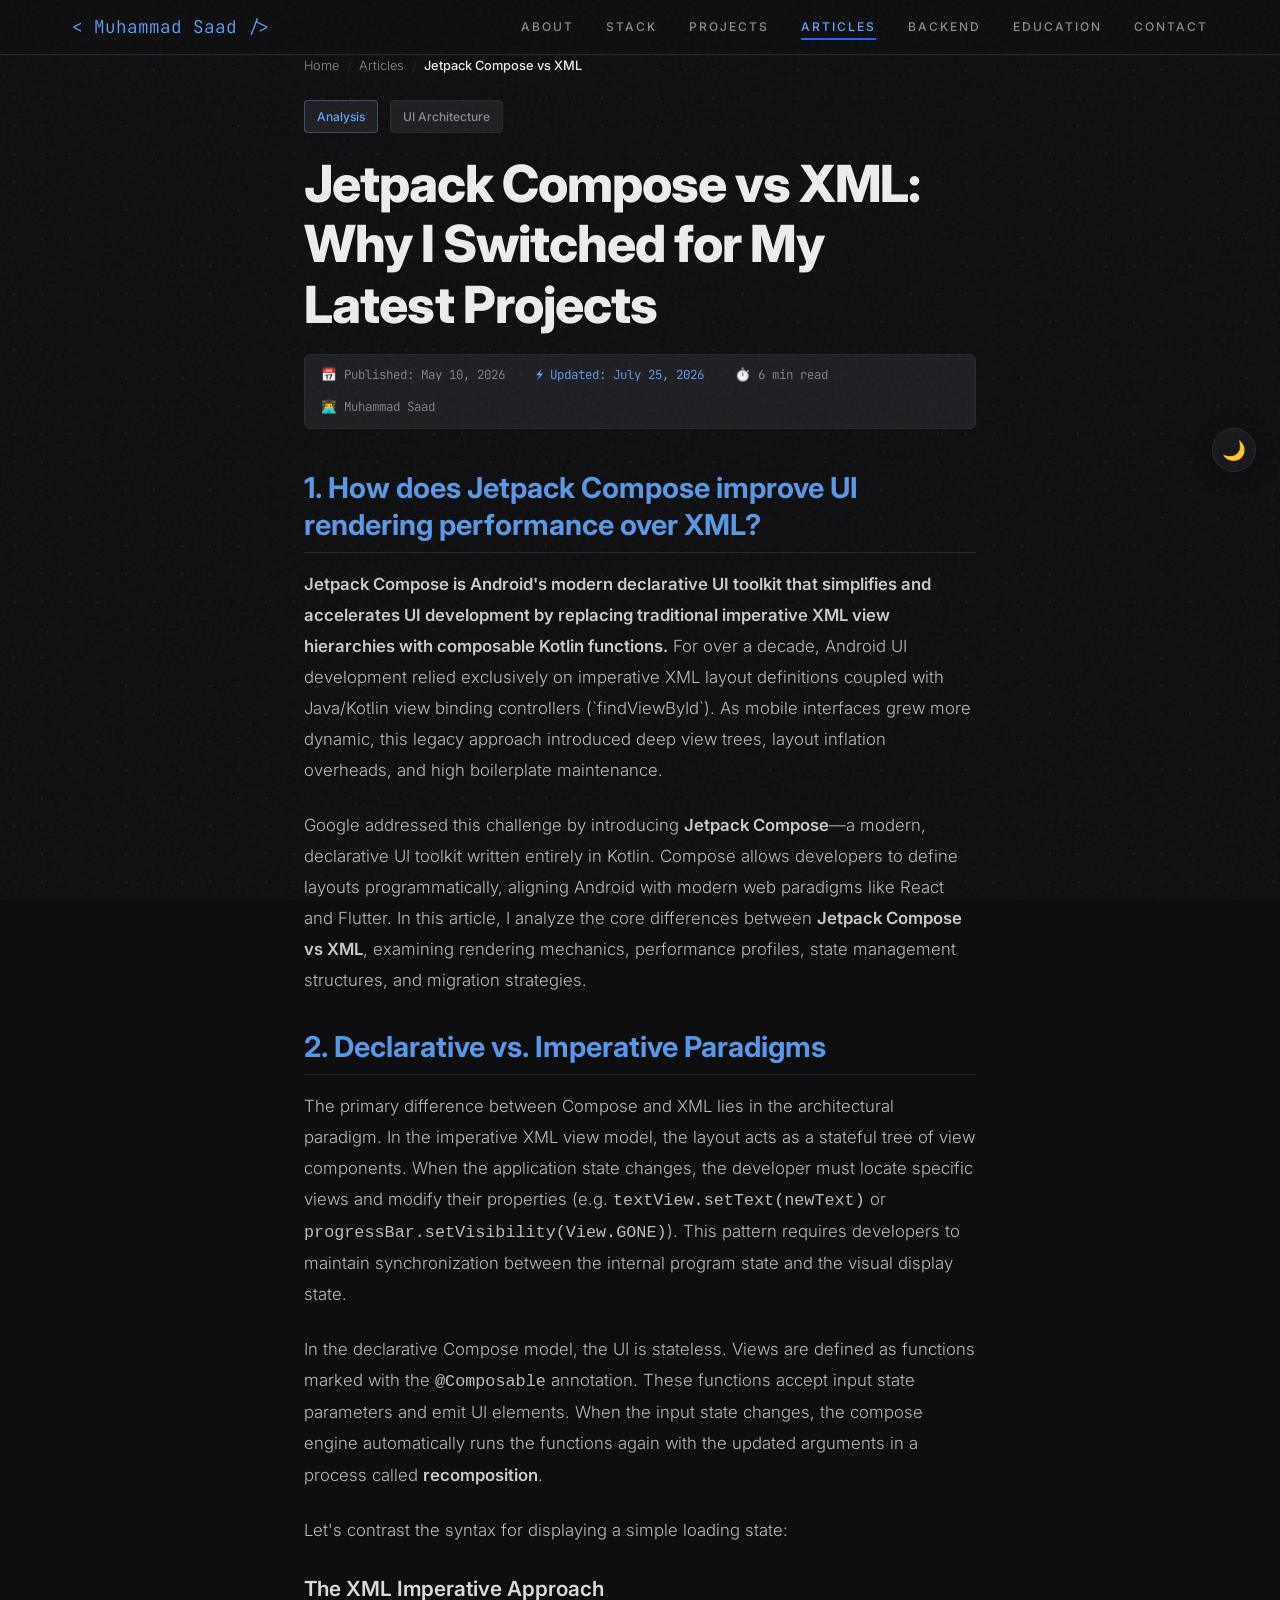
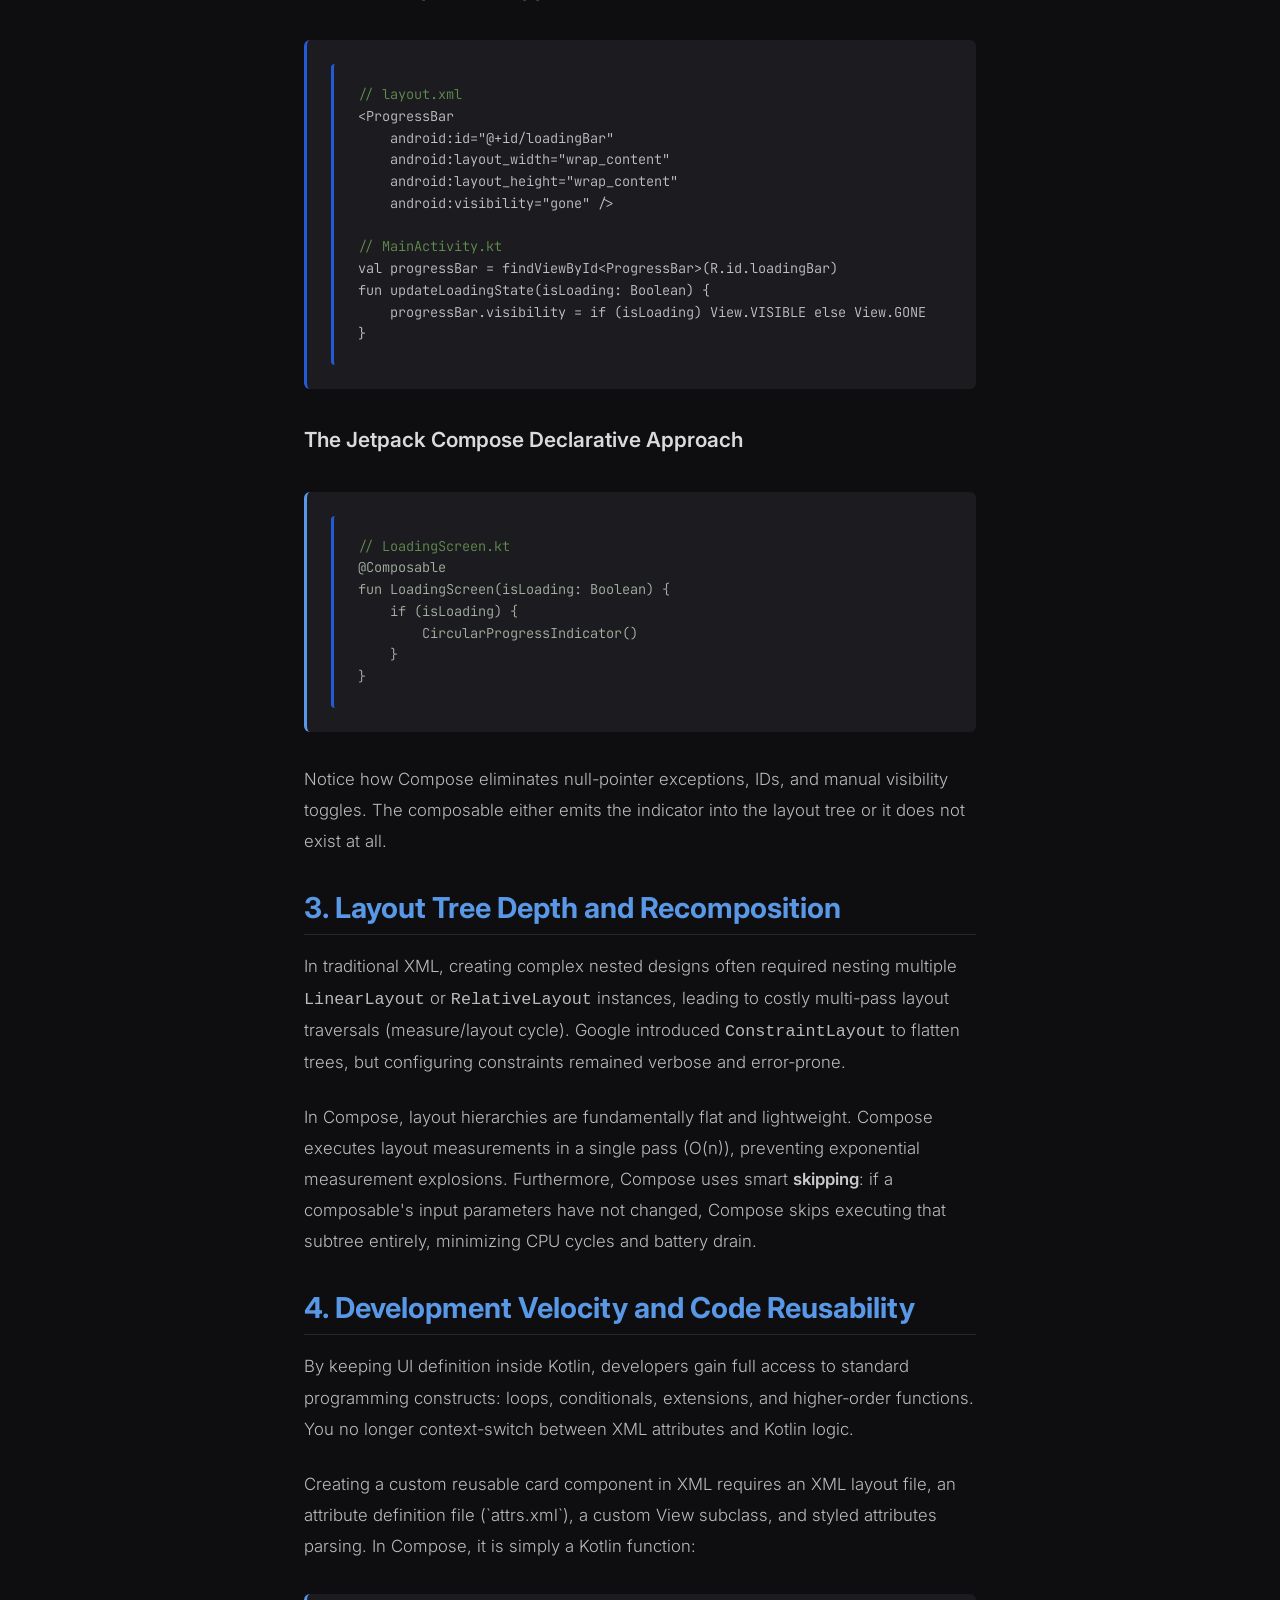
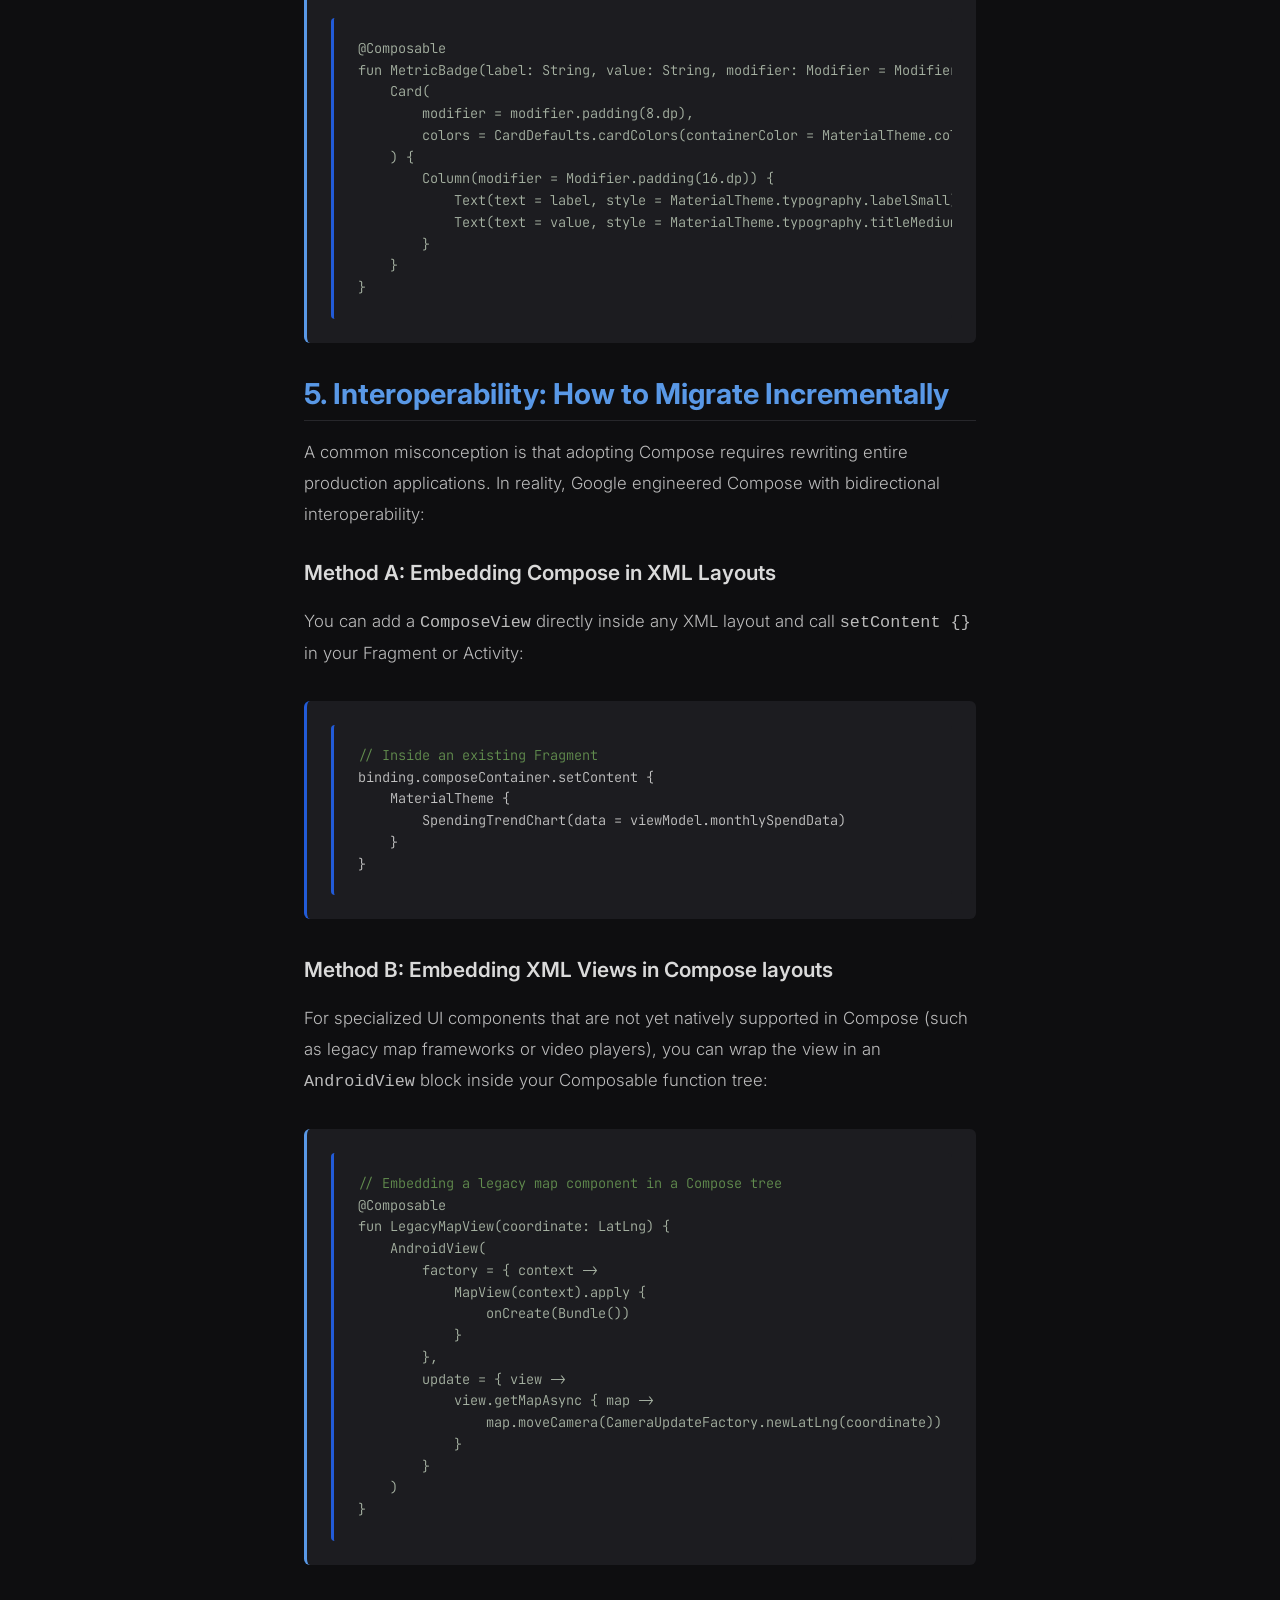
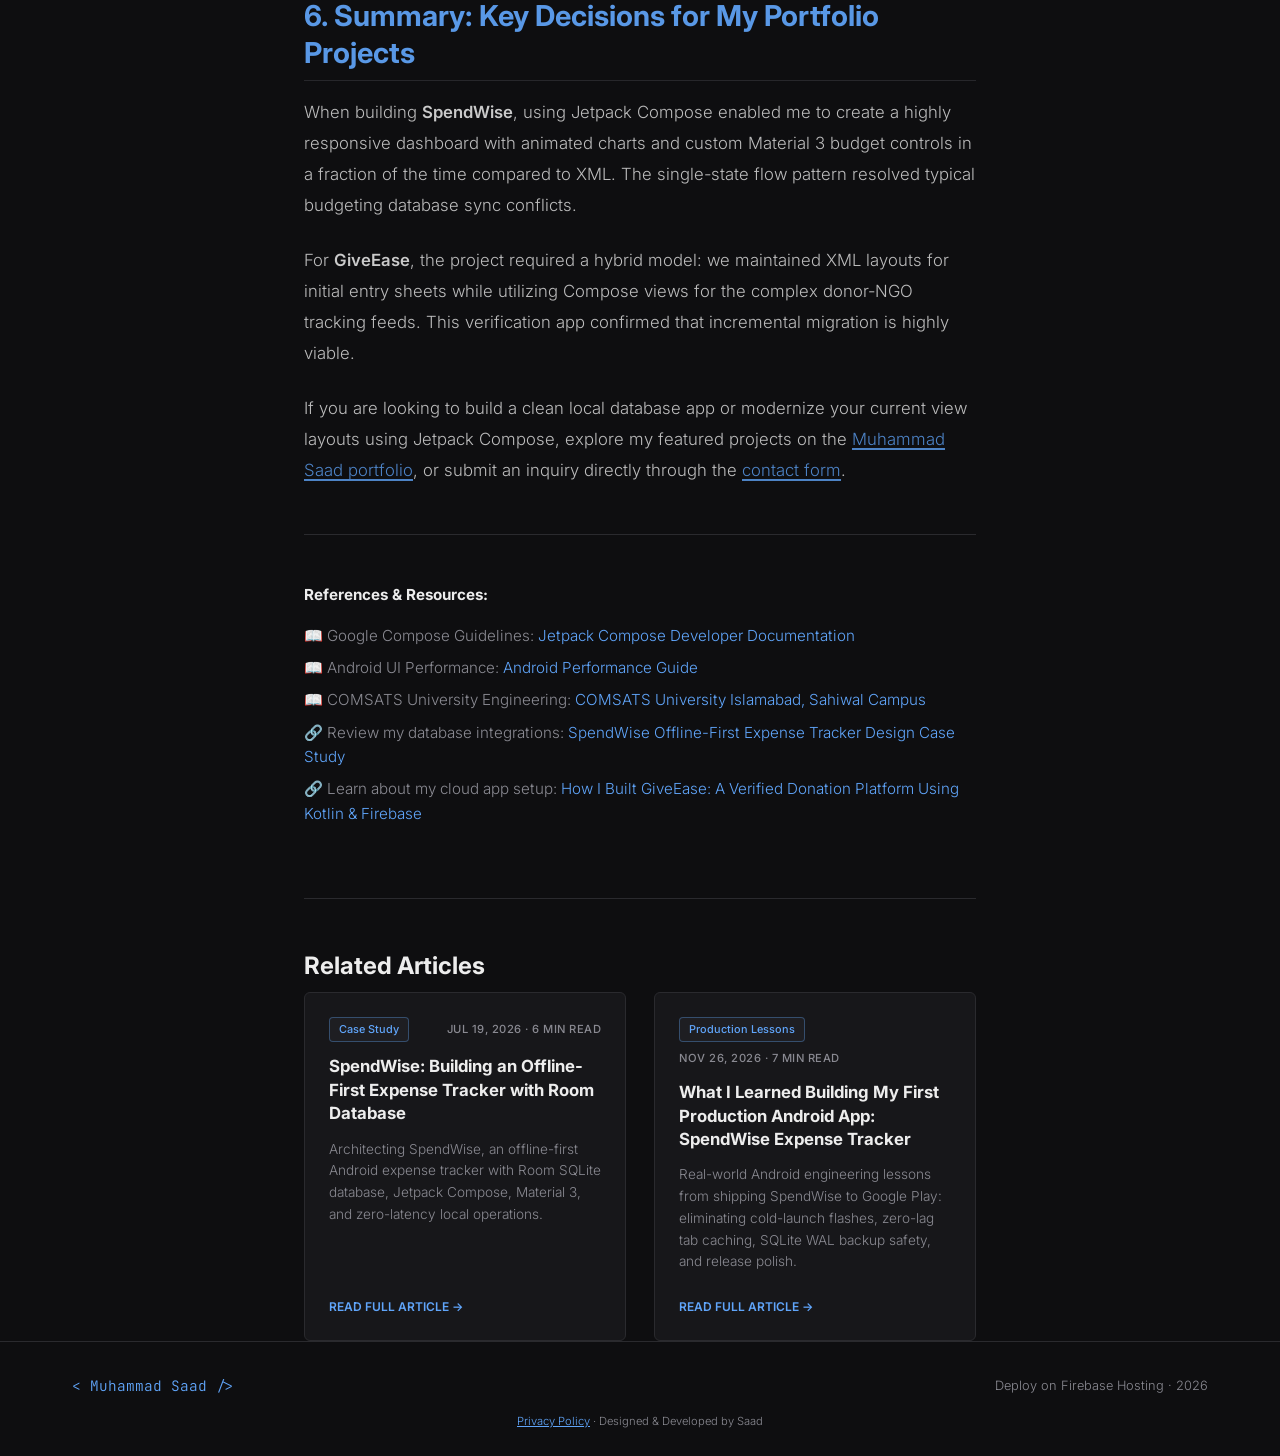
<file: blog/jetpack-compose-vs-xml.html>
<!DOCTYPE html>
<html lang="en-US">
<head>
    <meta charset="UTF-8">
    <meta http-equiv="Content-Security-Policy" content="upgrade-insecure-requests">
    <meta name="viewport" content="width=device-width, initial-scale=1.0">
    <title>Jetpack Compose vs XML: Why I Switched for My Latest Projects | Android Developer Blog</title>
    <meta name="description" content="A deep architectural comparison between declarative Jetpack Compose composables and traditional Android XML view hierarchies, covering performance and migrations.">
    <link rel="canonical" href="https://saadev.site/blog/jetpack-compose-vs-xml">
    <link rel="alternate" hreflang="en-us" href="https://saadev.site/blog/jetpack-compose-vs-xml">
    <meta property="og:title" content="Jetpack Compose vs XML: Why I Switched for My Latest Projects">
    <meta property="og:description" content="An in-depth performance, syntax, and development speed comparison between declarative Jetpack Compose layouts and traditional XML layouts.">
    <meta property="og:image" content="https://saadev.site/assets/og-image.jpg">
    <meta property="og:image:width" content="1200">
    <meta property="og:image:height" content="630">
    <meta property="og:url" content="https://saadev.site/blog/jetpack-compose-vs-xml">
    <meta property="og:type" content="article">
    <meta name="twitter:card" content="summary_large_image">
    <meta name="twitter:title" content="Jetpack Compose vs XML: Layout Paradigm Battle">
    <meta name="twitter:description" content="Discover performance metrics and migration strategies comparing Jetpack Compose and Android XML view trees.">
    <meta name="twitter:image" content="https://saadev.site/assets/og-image.jpg">
    <link rel="preconnect" href="https://fonts.googleapis.com">
    <link rel="preconnect" href="https://fonts.gstatic.com" crossorigin>
    <link href="https://fonts.googleapis.com/css2?family=Inter:wght@300;400;500;600;700;800&family=JetBrains+Mono:wght@400;500;700&display=swap" rel="stylesheet">
    <link rel="icon" type="image/svg+xml" href="/assets/favicon.svg">
    <link rel="apple-touch-icon" sizes="180x180" href="/assets/apple-touch-icon.png">
    <link rel="manifest" href="/manifest.json">
    <link rel="stylesheet" href="/style.css?v=11">
    <script type="application/ld+json">
    {
      "@context": "https://schema.org",
      "@type": "BlogPosting",
      "headline": "Jetpack Compose vs XML: Why I Switched for My Latest Projects",
      "description": "An in-depth performance, syntax, and development speed comparison between declarative Jetpack Compose layouts and traditional XML layouts in modern Android development.",
      "image": "https://saadev.site/assets/og-image.jpg",
      "author": {
        "@type": "Person",
        "name": "Muhammad Saad",
        "url": "https://saadev.site/"
      },
      "publisher": {
        "@type": "Person",
        "name": "Muhammad Saad",
        "logo": {
          "@type": "ImageObject",
          "url": "https://saadev.site/assets/muhammad-saad-android-developer.webp"
        }
      },
      "datePublished": "2026-05-10",
      "dateModified": "2026-07-25",
      "mainEntityOfPage": "https://saadev.site/blog/jetpack-compose-vs-xml",
      "inLanguage": "en-US",
      "keywords": "Jetpack Compose vs XML, Android UI performance, Compose declarative layout, migrate Android XML to Compose"
    }
    </script>
    <script type="application/ld+json">
    {
      "@context": "https://schema.org",
      "@type": "BreadcrumbList",
      "itemListElement": [
        { "@type": "ListItem", "position": 1, "name": "Home", "item": "https://saadev.site/" },
        { "@type": "ListItem", "position": 2, "name": "Articles", "item": "https://saadev.site/blog/" },
        { "@type": "ListItem", "position": 3, "name": "Jetpack Compose vs XML", "item": "https://saadev.site/blog/jetpack-compose-vs-xml" }
      ]
    }
    </script>
</head>
<body class="blog-page">

<!-- Navbar -->
<nav class="navbar scrolled">
    <div class="nav-container">
        <a href="/" class="logo">&lt; Muhammad Saad /&gt;</a>
        <div class="nav-links">
            <a href="/#about">ABOUT</a>
            <a href="/#stack">STACK</a>
            <a href="/#projects">PROJECTS</a>
            <a href="/blog/" class="active">ARTICLES</a>
            <a href="/#backend">BACKEND</a>
            <a href="/#education">EDUCATION</a>
            <a href="/#contact">CONTACT</a>
        </div>
        <button class="hamburger" aria-label="Toggle Navigation Menu" type="button">
            <span></span><span></span><span></span>
        </button>
    </div>
</nav>

<main class="article-container section-padding" style="margin-top: 3.5rem;">
    <!-- Breadcrumb Trail -->
    <div class="article-breadcrumb">
        <a href="/">Home</a>
        <span class="breadcrumb-separator">/</span>
        <a href="/blog/">Articles</a>
        <span class="breadcrumb-separator">/</span>
        <span class="breadcrumb-current">Jetpack Compose vs XML</span>
    </div>

    <article class="blog-post">
        <header class="article-header">
            <div class="article-badge-row">
                <span class="badge" style="color: var(--accent-text); border-color: rgba(96, 165, 250, 0.35);">Analysis</span>
                <span class="badge" style="color: var(--muted); border-color: var(--border);">UI Architecture</span>
            </div>
            <h1 class="article-title">
                Jetpack Compose vs XML: Why I Switched for My Latest Projects
            </h1>
            <div class="article-meta-bar">
                <span>📅 Published: May 10, 2026</span>
                <span class="meta-divider">·</span>
                <span style="color: var(--accent-text);">⚡ Updated: July 25, 2026</span>
                <span class="meta-divider">·</span>
                <span>⏱️ 6 min read</span>
                <span class="meta-divider">·</span>
                <span>👨‍💻 Muhammad Saad</span>
            </div>
        </header>

        <section class="article-body">
            <h2 style="font-family: var(--font-ui); color: var(--android); font-size: 1.8rem; margin: 2rem 0 1rem;">1. How does Jetpack Compose improve UI rendering performance over XML?</h2>
            <p style="margin-bottom: 1.5rem; opacity: 0.85;">
                <strong>Jetpack Compose is Android's modern declarative UI toolkit that simplifies and accelerates UI development by replacing traditional imperative XML view hierarchies with composable Kotlin functions.</strong> For over a decade, Android UI development relied exclusively on imperative XML layout definitions coupled with Java/Kotlin view binding controllers (`findViewById`). As mobile interfaces grew more dynamic, this legacy approach introduced deep view trees, layout inflation overheads, and high boilerplate maintenance.
            </p>
            <p style="margin-bottom: 1.5rem; opacity: 0.85;">
                Google addressed this challenge by introducing <strong>Jetpack Compose</strong>—a modern, declarative UI toolkit written entirely in Kotlin. Compose allows developers to define layouts programmatically, aligning Android with modern web paradigms like React and Flutter. In this article, I analyze the core differences between <strong>Jetpack Compose vs XML</strong>, examining rendering mechanics, performance profiles, state management structures, and migration strategies.
            </p>

            <h2 style="font-family: var(--font-ui); color: var(--android); font-size: 1.8rem; margin: 2rem 0 1rem;">2. Declarative vs. Imperative Paradigms</h2>
            <p style="margin-bottom: 1.5rem; opacity: 0.85;">
                The primary difference between Compose and XML lies in the architectural paradigm. In the imperative XML view model, the layout acts as a stateful tree of view components. When the application state changes, the developer must locate specific views and modify their properties (e.g. <code>textView.setText(newText)</code> or <code>progressBar.setVisibility(View.GONE)</code>). This pattern requires developers to maintain synchronization between the internal program state and the visual display state.
            </p>
            <p style="margin-bottom: 1.5rem; opacity: 0.85;">
                In the declarative Compose model, the UI is stateless. Views are defined as functions marked with the <code>@Composable</code> annotation. These functions accept input state parameters and emit UI elements. When the input state changes, the compose engine automatically runs the functions again with the updated arguments in a process called <strong>recomposition</strong>. 
            </p>
            <p style="margin-bottom: 1.5rem; opacity: 0.85;">
                Let's contrast the syntax for displaying a simple loading state:
            </p>
            
            <h3 style="font-family: var(--font-ui); color: var(--text); font-size: 1.3rem; margin: 1.5rem 0 0.8rem;">The XML Imperative Approach</h3>
            <div style="background: var(--surface2); border-left: 3px solid var(--accent); padding: 1.5rem; margin: 2rem 0; font-family: var(--font-mono); font-size: 0.85rem; border-radius: 6px; overflow-x: auto;">
<pre style="margin: 0; color: #d4d4d4;"><span style="color: #6a9955;">// layout.xml</span>
&lt;ProgressBar
    android:id="@+id/loadingBar"
    android:layout_width="wrap_content"
    android:layout_height="wrap_content"
    android:visibility="gone" /&gt;

<span style="color: #6a9955;">// MainActivity.kt</span>
val progressBar = findViewById&lt;ProgressBar&gt;(R.id.loadingBar)
fun updateLoadingState(isLoading: Boolean) {
    progressBar.visibility = if (isLoading) View.VISIBLE else View.GONE
}</pre>
            </div>

            <h3 style="font-family: var(--font-ui); color: var(--text); font-size: 1.3rem; margin: 1.5rem 0 0.8rem;">The Jetpack Compose Declarative Approach</h3>
            <div style="background: var(--surface2); border-left: 3px solid var(--android); padding: 1.5rem; margin: 2rem 0; font-family: var(--font-mono); font-size: 0.85rem; border-radius: 6px; overflow-x: auto;">
<pre style="margin: 0; color: #b5c2b1;"><span style="color: #6a9955;">// LoadingScreen.kt</span>
@Composable
fun LoadingScreen(isLoading: Boolean) {
    if (isLoading) {
        CircularProgressIndicator()
    }
}</pre>
            </div>
            <p style="margin-bottom: 1.5rem; opacity: 0.85;">
                Notice how Compose eliminates null-pointer exceptions, IDs, and manual visibility toggles. The composable either emits the indicator into the layout tree or it does not exist at all.
            </p>

            <h2 style="font-family: var(--font-ui); color: var(--android); font-size: 1.8rem; margin: 2rem 0 1rem;">3. Layout Tree Depth and Recomposition</h2>
            <p style="margin-bottom: 1.5rem; opacity: 0.85;">
                In traditional XML, creating complex nested designs often required nesting multiple <code>LinearLayout</code> or <code>RelativeLayout</code> instances, leading to costly multi-pass layout traversals (measure/layout cycle). Google introduced <code>ConstraintLayout</code> to flatten trees, but configuring constraints remained verbose and error-prone.
            </p>
            <p style="margin-bottom: 1.5rem; opacity: 0.85;">
                In Compose, layout hierarchies are fundamentally flat and lightweight. Compose executes layout measurements in a single pass (O(n)), preventing exponential measurement explosions. Furthermore, Compose uses smart <strong>skipping</strong>: if a composable's input parameters have not changed, Compose skips executing that subtree entirely, minimizing CPU cycles and battery drain.
            </p>

            <h2 style="font-family: var(--font-ui); color: var(--android); font-size: 1.8rem; margin: 2rem 0 1rem;">4. Development Velocity and Code Reusability</h2>
            <p style="margin-bottom: 1.5rem; opacity: 0.85;">
                By keeping UI definition inside Kotlin, developers gain full access to standard programming constructs: loops, conditionals, extensions, and higher-order functions. You no longer context-switch between XML attributes and Kotlin logic.
            </p>
            <p style="margin-bottom: 1.5rem; opacity: 0.85;">
                Creating a custom reusable card component in XML requires an XML layout file, an attribute definition file (`attrs.xml`), a custom View subclass, and styled attributes parsing. In Compose, it is simply a Kotlin function:
            </p>
            <div style="background: var(--surface2); border-left: 3px solid var(--android); padding: 1.5rem; margin: 2rem 0; font-family: var(--font-mono); font-size: 0.85rem; border-radius: 6px; overflow-x: auto;">
<pre style="margin: 0; color: #b5c2b1;">@Composable
fun MetricBadge(label: String, value: String, modifier: Modifier = Modifier) {
    Card(
        modifier = modifier.padding(8.dp),
        colors = CardDefaults.cardColors(containerColor = MaterialTheme.colorScheme.surfaceVariant)
    ) {
        Column(modifier = Modifier.padding(16.dp)) {
            Text(text = label, style = MaterialTheme.typography.labelSmall)
            Text(text = value, style = MaterialTheme.typography.titleMedium)
        }
    }
}</pre>
            </div>

            <h2 style="font-family: var(--font-ui); color: var(--android); font-size: 1.8rem; margin: 2rem 0 1rem;">5. Interoperability: How to Migrate Incrementally</h2>
            <p style="margin-bottom: 1.5rem; opacity: 0.85;">
                A common misconception is that adopting Compose requires rewriting entire production applications. In reality, Google engineered Compose with bidirectional interoperability:
            </p>

            <h3 style="font-family: var(--font-ui); color: var(--text); font-size: 1.3rem; margin: 1.5rem 0 0.8rem;">Method A: Embedding Compose in XML Layouts</h3>
            <p style="margin-bottom: 1.5rem; opacity: 0.85;">
                You can add a <code>ComposeView</code> directly inside any XML layout and call <code>setContent {}</code> in your Fragment or Activity:
            </p>
            <div style="background: var(--surface2); border-left: 3px solid var(--accent); padding: 1.5rem; margin: 2rem 0; font-family: var(--font-mono); font-size: 0.85rem; border-radius: 6px; overflow-x: auto;">
<pre style="margin: 0; color: #d4d4d4;"><span style="color: #6a9955;">// Inside an existing Fragment</span>
binding.composeContainer.setContent {
    MaterialTheme {
        SpendingTrendChart(data = viewModel.monthlySpendData)
    }
}</pre>
            </div>

            <h3 style="font-family: var(--font-ui); color: var(--text); font-size: 1.3rem; margin: 1.5rem 0 0.8rem;">Method B: Embedding XML Views in Compose layouts</h3>
            <p style="margin-bottom: 1.5rem; opacity: 0.85;">
                For specialized UI components that are not yet natively supported in Compose (such as legacy map frameworks or video players), you can wrap the view in an <code>AndroidView</code> block inside your Composable function tree:
            </p>
            <div style="background: var(--surface2); border-left: 3px solid var(--android); padding: 1.5rem; margin: 2rem 0; font-family: var(--font-mono); font-size: 0.85rem; border-radius: 6px; overflow-x: auto;">
<pre style="margin: 0; color: #b5c2b1;"><span style="color: #6a9955;">// Embedding a legacy map component in a Compose tree</span>
@Composable
fun LegacyMapView(coordinate: LatLng) {
    AndroidView(
        factory = { context -&gt;
            MapView(context).apply {
                onCreate(Bundle())
            }
        },
        update = { view -&gt;
            view.getMapAsync { map -&gt;
                map.moveCamera(CameraUpdateFactory.newLatLng(coordinate))
            }
        }
    )
}</pre>
            </div>

            <h2 style="font-family: var(--font-ui); color: var(--android); font-size: 1.8rem; margin: 2rem 0 1rem;">6. Summary: Key Decisions for My Portfolio Projects</h2>
            <p style="margin-bottom: 1.5rem; opacity: 0.85;">
                When building <strong>SpendWise</strong>, using Jetpack Compose enabled me to create a highly responsive dashboard with animated charts and custom Material 3 budget controls in a fraction of the time compared to XML. The single-state flow pattern resolved typical budgeting database sync conflicts.
            </p>
            <p style="margin-bottom: 1.5rem; opacity: 0.85;">
                For <strong>GiveEase</strong>, the project required a hybrid model: we maintained XML layouts for initial entry sheets while utilizing Compose views for the complex donor-NGO tracking feeds. This verification app confirmed that incremental migration is highly viable.
            </p>
            <p style="margin-bottom: 1.5rem; opacity: 0.85;">
                If you are looking to build a clean local database app or modernize your current view layouts using Jetpack Compose, explore my featured projects on the <a href="/#projects" style="color: var(--accent-text); border-bottom: 1px solid var(--accent-text);">Muhammad Saad portfolio</a>, or submit an inquiry directly through the <a href="/#contact" style="color: var(--accent-text); border-bottom: 1px solid var(--accent-text);">contact form</a>.
            </p>
        </section>

        <hr style="border: none; border-top: 1px solid var(--border); margin: 3rem 0;">
        
        <!-- Outbound Citations & Internal Links (EEAT) -->
        <section class="eeat-citations" style="font-size: 0.95rem; color: var(--muted);">
            <h4 style="color: var(--text); font-family: var(--font-ui); margin-bottom: 1rem;">References &amp; Resources:</h4>
            <ul style="list-style: none; padding: 0;">
                <li style="margin-bottom: 0.5rem;">📖 Google Compose Guidelines: <a href="https://developer.android.com/jetpack/compose" target="_blank" rel="noopener noreferrer" style="color: var(--accent-text);">Jetpack Compose Developer Documentation</a></li>
                <li style="margin-bottom: 0.5rem;">📖 Android UI Performance: <a href="https://developer.android.com/topic/performance" target="_blank" rel="noopener noreferrer" style="color: var(--accent-text);">Android Performance Guide</a></li>
                <li style="margin-bottom: 0.5rem;">📖 COMSATS University Engineering: <a href="https://sahiwal.comsats.edu.pk/" target="_blank" rel="noopener noreferrer" style="color: var(--accent-text);">COMSATS University Islamabad, Sahiwal Campus</a></li>
                <li style="margin-bottom: 0.5rem;">🔗 Review my database integrations: <a href="/blog/spendwise-case-study" style="color: var(--android);">SpendWise Offline-First Expense Tracker Design Case Study</a></li>
                <li style="margin-bottom: 0.5rem;">🔗 Learn about my cloud app setup: <a href="/blog/giveease-case-study" style="color: var(--android);">How I Built GiveEase: A Verified Donation Platform Using Kotlin &amp; Firebase</a></li>
            </ul>
        </section>

        <!-- Related Articles Section -->
        <section class="related-articles-section">
            <h3 class="related-articles-heading">Related Articles</h3>
            <div class="related-grid" id="related-articles-grid">
                <!-- GiveEase Case Study -->
                <article class="blog-card is-visible">
                    <div class="blog-card-content">
                        <div style="display: flex; align-items: center; justify-content: space-between; margin-bottom: 0.8rem; gap: 0.5rem; flex-wrap: wrap;">
                            <span class="badge" style="font-size: 0.68rem; padding: 0.2rem 0.55rem; color: var(--accent-text); border-color: rgba(96, 165, 250, 0.35);">Case Study</span>
                            <div class="blog-card-meta" style="margin-bottom: 0;">JULY 19, 2026 · 8 MIN READ</div>
                        </div>
                        <h4 class="blog-card-title" style="font-size: 1.05rem; margin-bottom: 0.8rem;">How I Built GiveEase: A Verified Donation Platform Using Kotlin &amp; Firebase</h4>
                        <p class="blog-card-desc">Architecture and implementation breakdown of GiveEase, a verified Android donation app built with Kotlin, Firebase Auth, Cloud Firestore, and clean MVVM patterns.</p>
                        <a href="/blog/giveease-case-study" class="blog-card-link">READ FULL CASE STUDY &rarr;</a>
                    </div>
                </article>

                <!-- SpendWise Case Study -->
                <article class="blog-card is-visible">
                    <div class="blog-card-content">
                        <div style="display: flex; align-items: center; justify-content: space-between; margin-bottom: 0.8rem; gap: 0.5rem; flex-wrap: wrap;">
                            <span class="badge" style="font-size: 0.68rem; padding: 0.2rem 0.55rem; color: var(--accent-text); border-color: rgba(96, 165, 250, 0.35);">Case Study</span>
                            <div class="blog-card-meta" style="margin-bottom: 0;">JUNE 15, 2026 · 6 MIN READ</div>
                        </div>
                        <h4 class="blog-card-title" style="font-size: 1.05rem; margin-bottom: 0.8rem;">SpendWise: Building an Offline-First Expense Tracker with Room Database</h4>
                        <p class="blog-card-desc">Deep dive into building SpendWise, an offline-first Android expense tracker using Room SQLite, Jetpack Compose, Material 3, and Kotlin Flow streams.</p>
                        <a href="/blog/spendwise-case-study" class="blog-card-link">READ FULL CASE STUDY &rarr;</a>
                    </div>
                </article>
            </div>
        </section>
    </article>
</main>

<!-- Dynamic Related Articles Script -->
<script type="module">
    import { getRelatedPosts, formatDate } from '/blog/posts-data.js';
    try {
        const grid = document.getElementById('related-articles-grid');
        const related = getRelatedPosts('jetpack-compose-vs-xml', 2);
        if (grid && related && related.length > 0) {
            grid.innerHTML = related.map(post => `
                <article class="blog-card is-visible">
                    <div class="blog-card-content">
                        <div style="display: flex; align-items: center; justify-content: space-between; margin-bottom: 0.8rem; gap: 0.5rem; flex-wrap: wrap;">
                            <span class="badge" style="font-size: 0.68rem; padding: 0.2rem 0.55rem; color: var(--accent-text); border-color: rgba(96, 165, 250, 0.35);">${post.category}</span>
                            <div class="blog-card-meta" style="margin-bottom: 0;">${formatDate(post.datePublished).toUpperCase()} · ${post.readTimeMinutes} MIN READ</div>
                        </div>
                        <h4 class="blog-card-title" style="font-size: 1.05rem; margin-bottom: 0.8rem;">${post.title}</h4>
                        <p class="blog-card-desc">${post.excerpt}</p>
                        <a href="/blog/${post.slug}" class="blog-card-link">READ FULL ARTICLE &rarr;</a>
                    </div>
                </article>
            `).join('');
        }
    } catch (e) {
        console.debug('Static related articles active');
    }
</script>

<script>
    document.addEventListener('DOMContentLoaded', () => {
        const hamburger = document.querySelector('.hamburger');
        const navLinks = document.querySelector('.nav-links');
        if (hamburger && navLinks) {
            hamburger.addEventListener('click', () => {
                hamburger.classList.toggle('active');
                navLinks.classList.toggle('active');
            });
        }

        const themeToggle = document.getElementById('theme-toggle');
        if (themeToggle) {
            themeToggle.addEventListener('click', () => {
                const isLight = document.documentElement.classList.toggle('light-mode');
                localStorage.setItem('portfolio-theme', isLight ? 'light' : 'dark');
            });
        }
    });
</script>

<!-- Dark/Light Mode Toggle -->
<button class="theme-toggle" id="theme-toggle" aria-label="Toggle dark/light mode">
    <span class="icon-moon">&#127769;</span>
    <span class="icon-sun">&#9728;&#65039;</span>
</button>

<!-- Footer -->
<footer class="footer">
    <div class="footer-inner">
        <div class="footer-logo">&lt; Muhammad Saad /&gt;</div>
        <div class="footer-right">Deploy on Firebase Hosting · 2026</div>
    </div>
    <div class="footer-center"><a href="/privacy" style="color: var(--accent-text); text-decoration: underline;">Privacy Policy</a> · Designed &amp; Developed by Saad</div>
</footer>

</body>
</html>
</file>
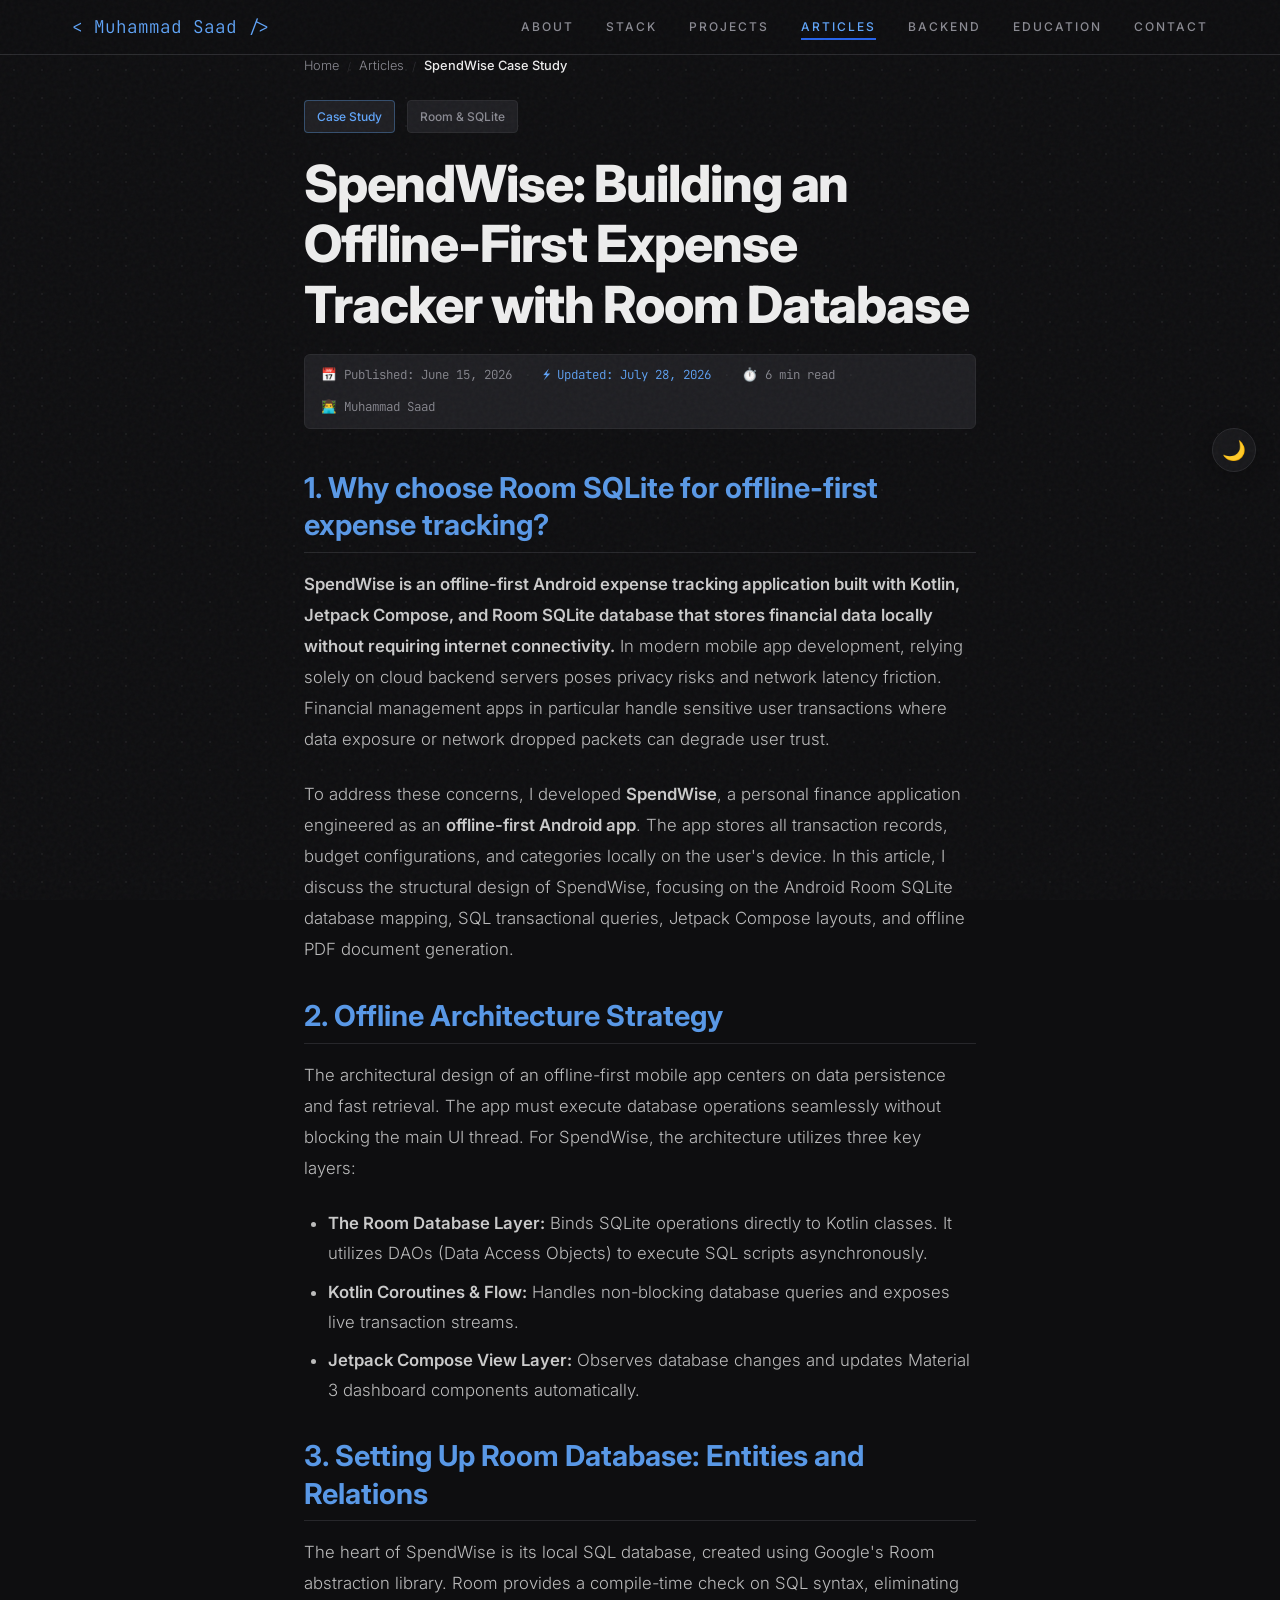
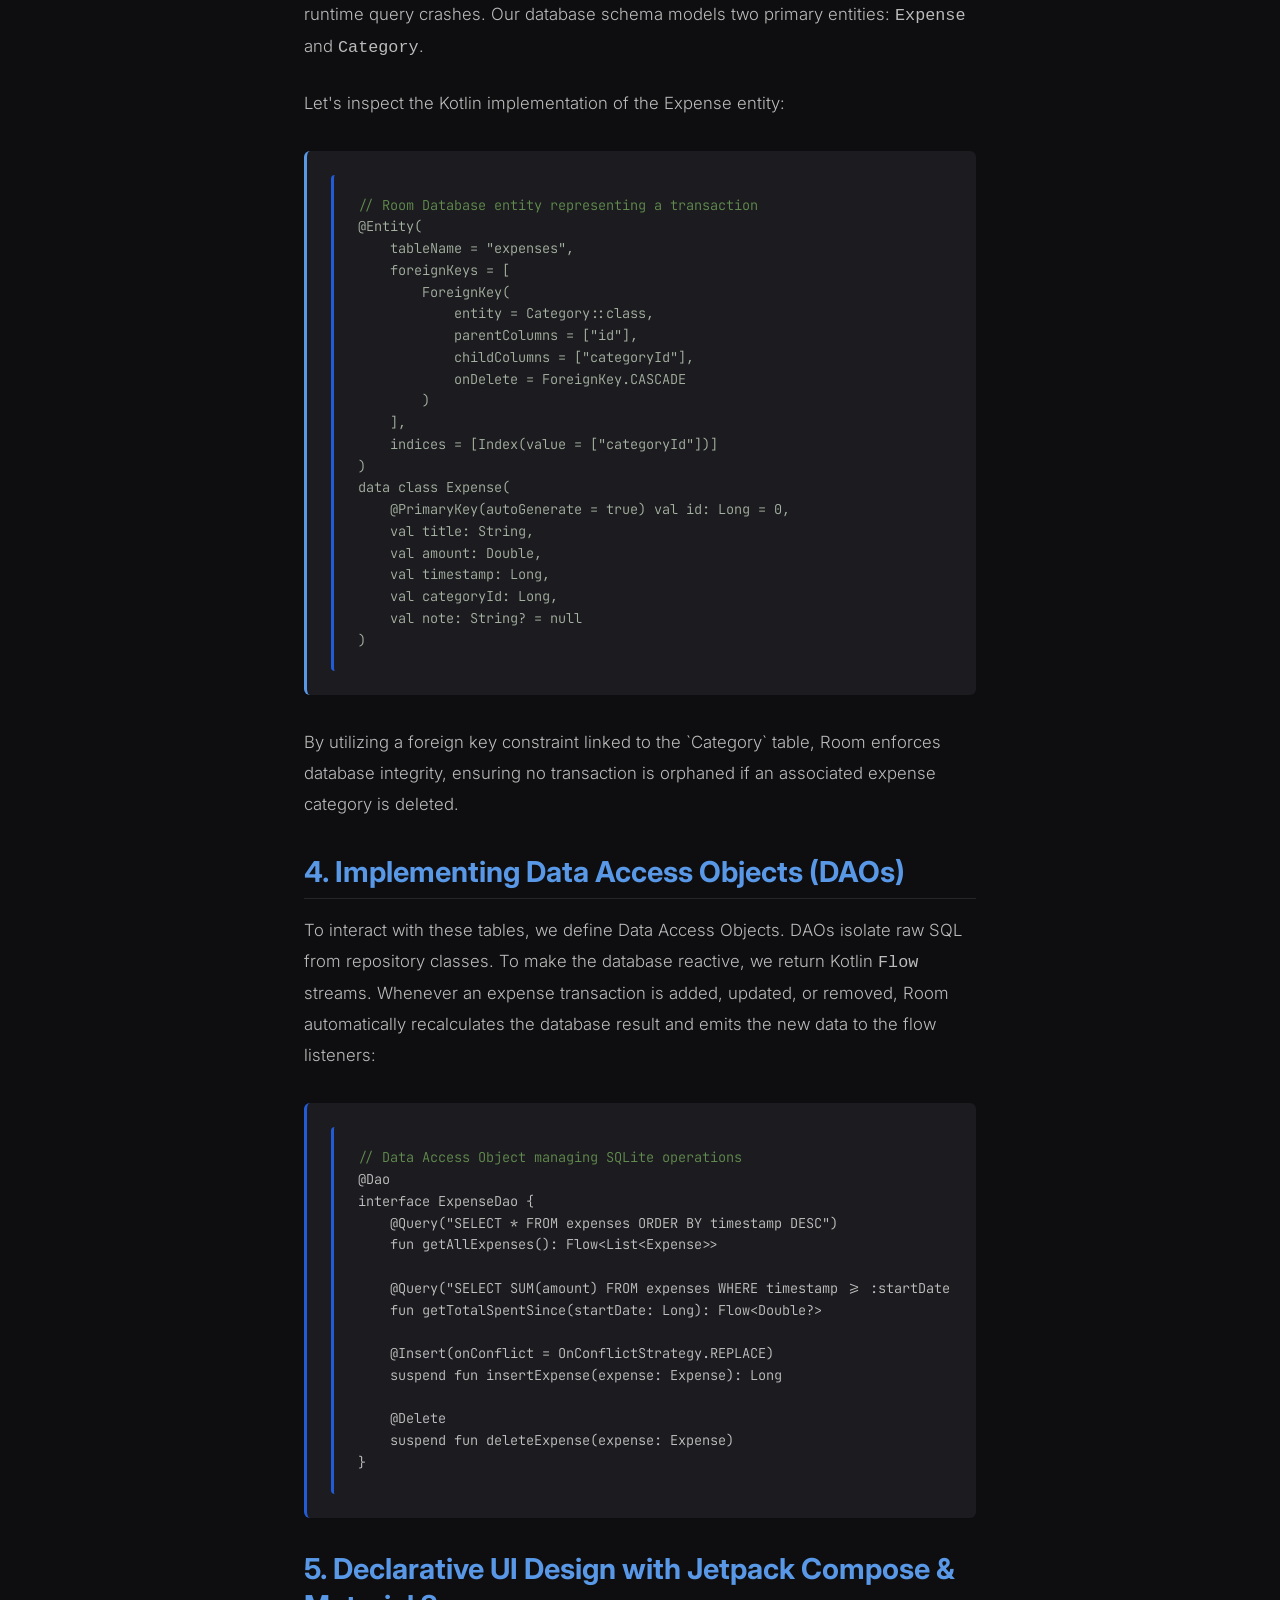
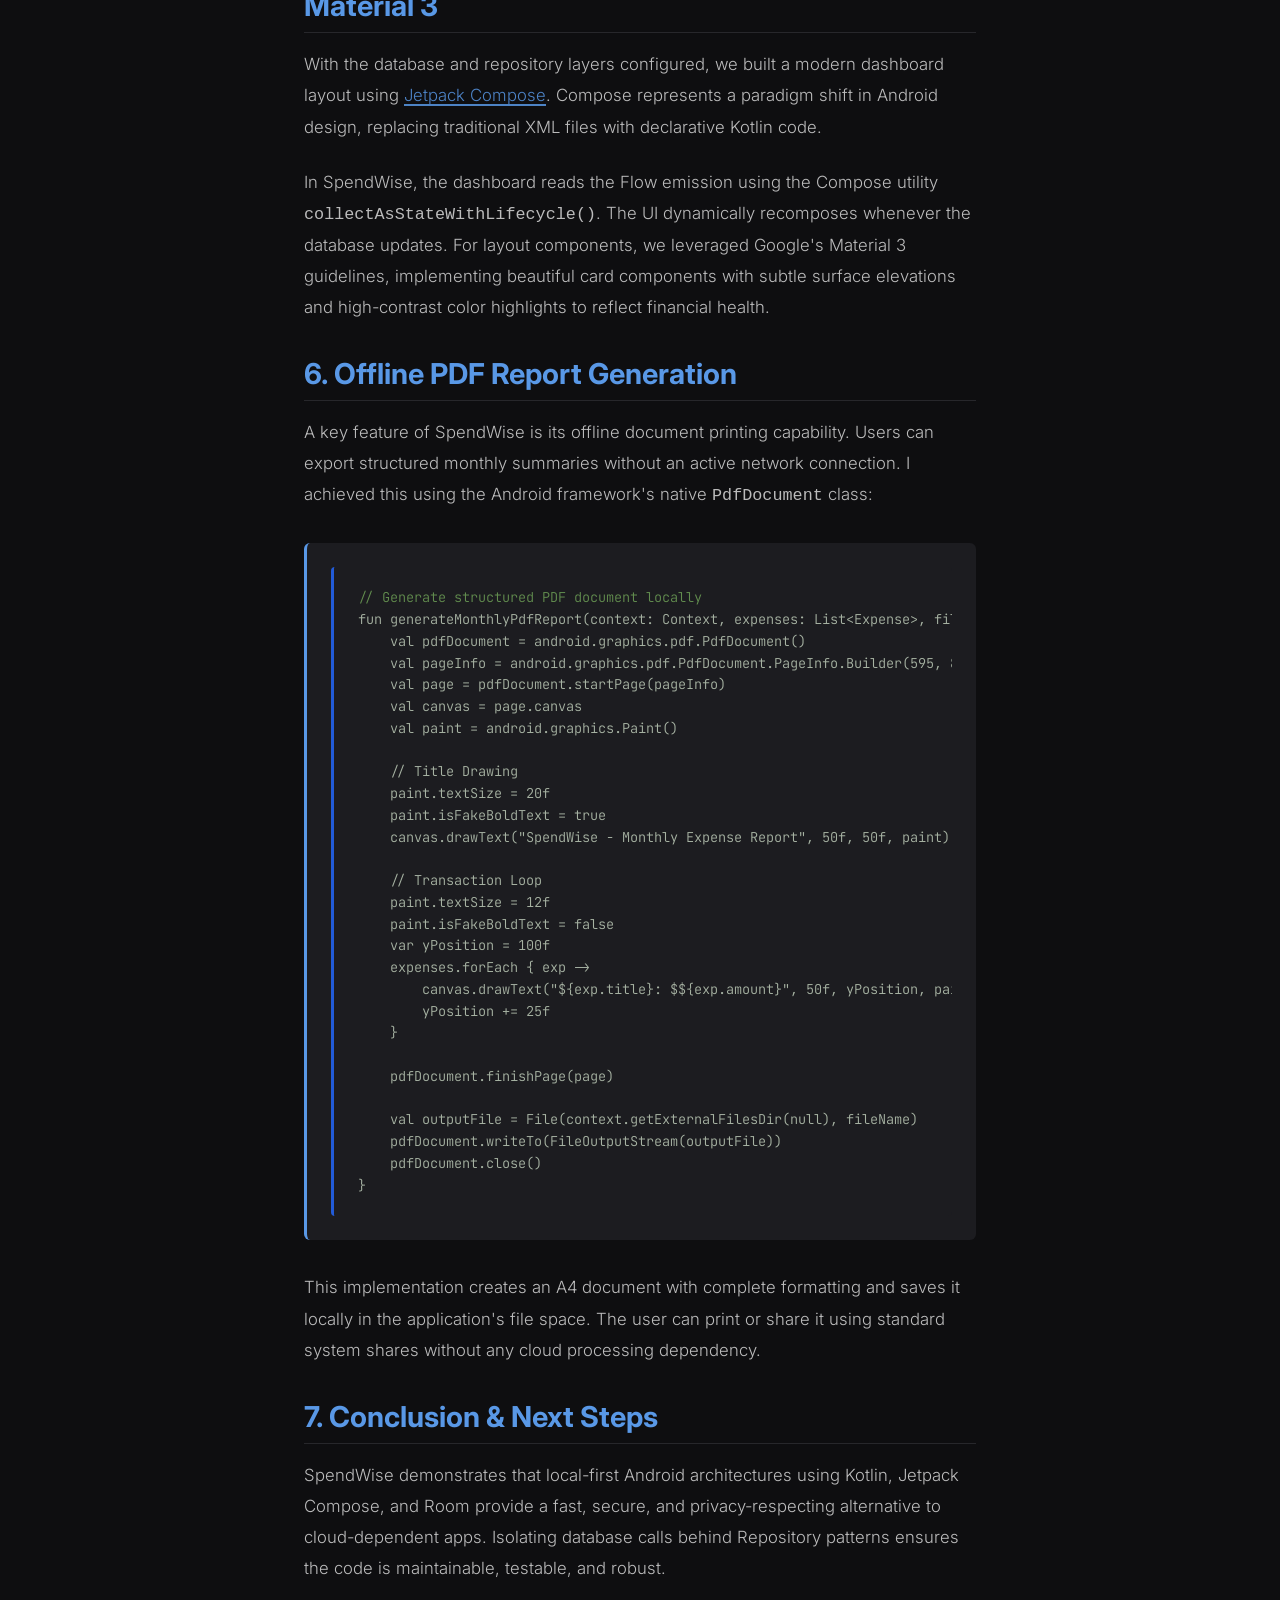
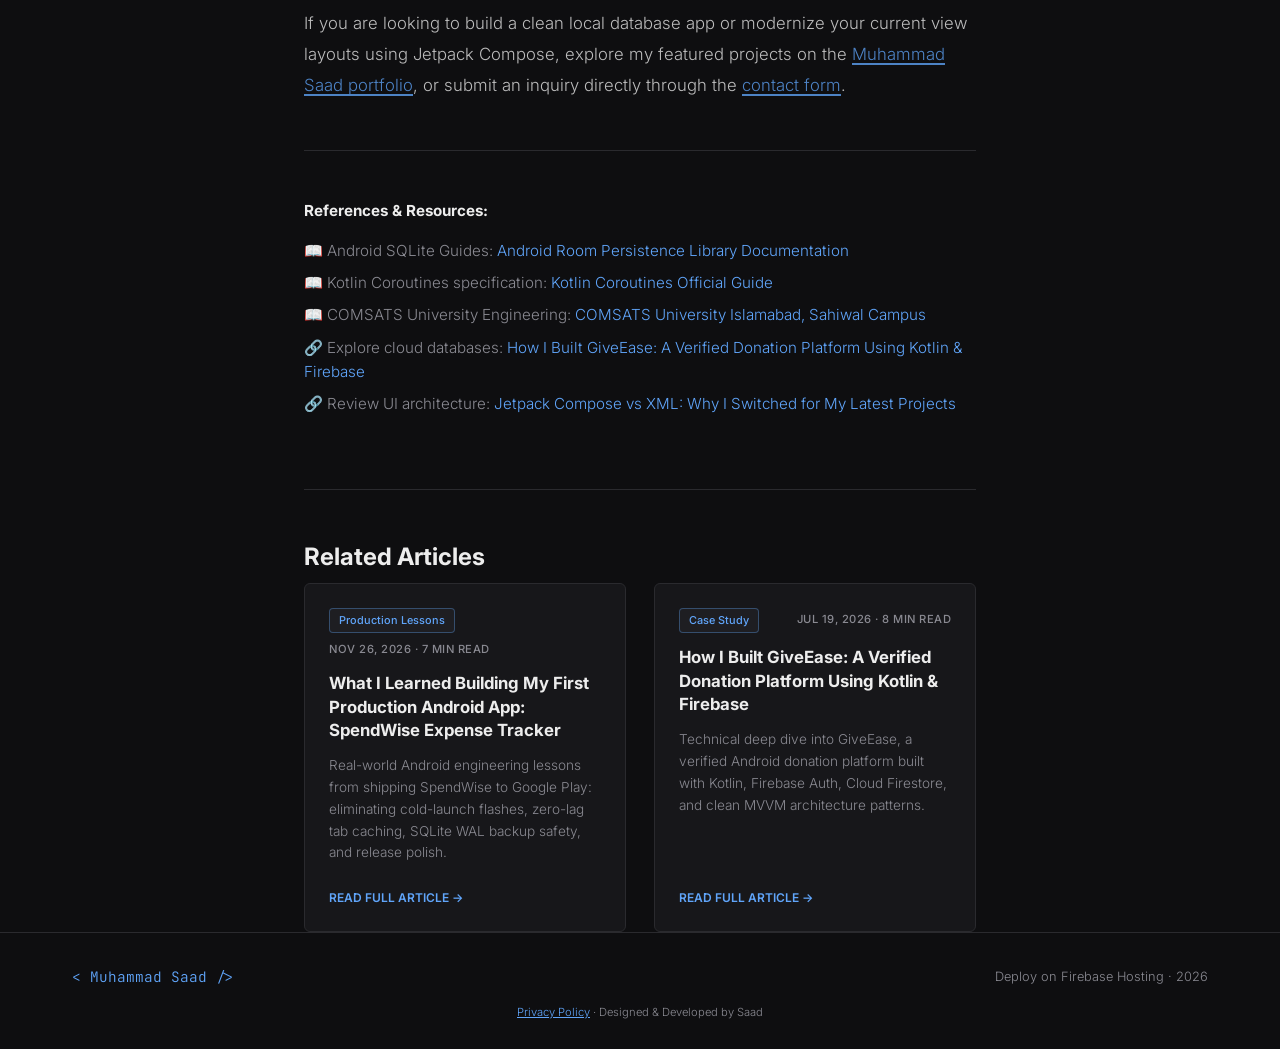
<file: blog/spendwise-case-study.html>
<!DOCTYPE html>
<html lang="en-US">
<head>
    <meta charset="UTF-8">
    <meta http-equiv="Content-Security-Policy" content="upgrade-insecure-requests">
    <meta name="viewport" content="width=device-width, initial-scale=1.0">
    <title>SpendWise: Building an Offline-First Expense Tracker with Room Database | Android Developer Blog</title>
    <meta name="description" content="Deep dive into building SpendWise, an offline-first Android expense tracker using Room SQLite, Jetpack Compose, Material 3, and Kotlin Flow streams.">
    <link rel="canonical" href="https://saadev.site/blog/spendwise-case-study">
    <link rel="alternate" hreflang="en-us" href="https://saadev.site/blog/spendwise-case-study">
    <meta property="og:title" content="SpendWise: Building an Offline-First Expense Tracker with Room Database">
    <meta property="og:description" content="Technical deep-dive on designing local database structures, Room transactional data updates, and Jetpack Compose views in SpendWise.">
    <meta property="og:image" content="https://saadev.site/assets/spendwise-og.jpg">
    <meta property="og:image:width" content="1200">
    <meta property="og:image:height" content="630">
    <meta property="og:url" content="https://saadev.site/blog/spendwise-case-study">
    <meta property="og:type" content="article">
    <meta name="twitter:card" content="summary_large_image">
    <meta name="twitter:title" content="SpendWise: Offline-First Kotlin Room App Guide">
    <meta name="twitter:description" content="Discover how I built the offline budget database and custom PDF exporters in SpendWise.">
    <meta name="twitter:image" content="https://saadev.site/assets/spendwise-og.jpg">
    <link rel="preconnect" href="https://fonts.googleapis.com">
    <link rel="preconnect" href="https://fonts.gstatic.com" crossorigin>
    <link href="https://fonts.googleapis.com/css2?family=Inter:wght@300;400;500;600;700;800&family=JetBrains+Mono:wght@400;500;700&display=swap" rel="stylesheet">
    <link rel="icon" type="image/svg+xml" href="/assets/favicon.svg">
    <link rel="apple-touch-icon" sizes="180x180" href="/assets/apple-touch-icon.png">
    <link rel="manifest" href="/manifest.json">
    <link rel="stylesheet" href="/style.css?v=11">
    <script type="application/ld+json">
    {
      "@context": "https://schema.org",
      "@type": "BlogPosting",
      "headline": "SpendWise: Building an Offline-First Expense Tracker with Room Database",
      "description": "Step-by-step engineering article describing the offline data storage pattern, Room Database setup, and Material 3 design layout in an Android application built with Kotlin.",
      "image": "https://saadev.site/assets/spendwise-og.jpg",
      "author": {
        "@type": "Person",
        "name": "Muhammad Saad",
        "url": "https://saadev.site/"
      },
      "publisher": {
        "@type": "Person",
        "name": "Muhammad Saad",
        "logo": {
          "@type": "ImageObject",
          "url": "https://saadev.site/assets/muhammad-saad-android-developer.webp"
        }
      },
      "datePublished": "2026-06-15",
      "dateModified": "2026-07-28",
      "mainEntityOfPage": "https://saadev.site/blog/spendwise-case-study",
      "inLanguage": "en-US",
      "keywords": "offline-first Android app, Android Room database tutorial, Jetpack Compose expense tracker, Material 3 budget manager"
    }
    </script>
    <script type="application/ld+json">
    {
      "@context": "https://schema.org",
      "@type": "BreadcrumbList",
      "itemListElement": [
        { "@type": "ListItem", "position": 1, "name": "Home", "item": "https://saadev.site/" },
        { "@type": "ListItem", "position": 2, "name": "Articles", "item": "https://saadev.site/blog/" },
        { "@type": "ListItem", "position": 3, "name": "SpendWise Case Study", "item": "https://saadev.site/blog/spendwise-case-study" }
      ]
    }
    </script>
</head>
<body class="blog-page">

<!-- Navbar -->
<nav class="navbar scrolled">
    <div class="nav-container">
        <a href="/" class="logo">&lt; Muhammad Saad /&gt;</a>
        <div class="nav-links">
            <a href="/#about">ABOUT</a>
            <a href="/#stack">STACK</a>
            <a href="/#projects">PROJECTS</a>
            <a href="/blog/" class="active">ARTICLES</a>
            <a href="/#backend">BACKEND</a>
            <a href="/#education">EDUCATION</a>
            <a href="/#contact">CONTACT</a>
        </div>
        <button class="hamburger" aria-label="Toggle Navigation Menu" type="button">
            <span></span><span></span><span></span>
        </button>
    </div>
</nav>

<main class="article-container section-padding" style="margin-top: 3.5rem;">
    <!-- Breadcrumb Trail -->
    <div class="article-breadcrumb">
        <a href="/">Home</a>
        <span class="breadcrumb-separator">/</span>
        <a href="/blog/">Articles</a>
        <span class="breadcrumb-separator">/</span>
        <span class="breadcrumb-current">SpendWise Case Study</span>
    </div>

    <article class="blog-post">
        <header class="article-header">
            <div class="article-badge-row">
                <span class="badge" style="color: var(--accent-text); border-color: rgba(96, 165, 250, 0.35);">Case Study</span>
                <span class="badge" style="color: var(--muted); border-color: var(--border);">Room &amp; SQLite</span>
            </div>
            <h1 class="article-title">
                SpendWise: Building an Offline-First Expense Tracker with Room Database
            </h1>
            <div class="article-meta-bar">
                <span>📅 Published: June 15, 2026</span>
                <span class="meta-divider">·</span>
                <span style="color: var(--accent-text);">⚡ Updated: July 28, 2026</span>
                <span class="meta-divider">·</span>
                <span>⏱️ 6 min read</span>
                <span class="meta-divider">·</span>
                <span>👨‍💻 Muhammad Saad</span>
            </div>
        </header>

        <section class="article-body">
            <h2 style="font-family: var(--font-ui); color: var(--android); font-size: 1.8rem; margin: 2rem 0 1rem;">1. Why choose Room SQLite for offline-first expense tracking?</h2>
            <p style="margin-bottom: 1.5rem; opacity: 0.85;">
                <strong>SpendWise is an offline-first Android expense tracking application built with Kotlin, Jetpack Compose, and Room SQLite database that stores financial data locally without requiring internet connectivity.</strong> In modern mobile app development, relying solely on cloud backend servers poses privacy risks and network latency friction. Financial management apps in particular handle sensitive user transactions where data exposure or network dropped packets can degrade user trust.
            </p>
            <p style="margin-bottom: 1.5rem; opacity: 0.85;">
                To address these concerns, I developed <strong>SpendWise</strong>, a personal finance application engineered as an <strong>offline-first Android app</strong>. The app stores all transaction records, budget configurations, and categories locally on the user's device. In this article, I discuss the structural design of SpendWise, focusing on the Android Room SQLite database mapping, SQL transactional queries, Jetpack Compose layouts, and offline PDF document generation.
            </p>

            <h2 style="font-family: var(--font-ui); color: var(--android); font-size: 1.8rem; margin: 2rem 0 1rem;">2. Offline Architecture Strategy</h2>
            <p style="margin-bottom: 1.5rem; opacity: 0.85;">
                The architectural design of an offline-first mobile app centers on data persistence and fast retrieval. The app must execute database operations seamlessly without blocking the main UI thread. For SpendWise, the architecture utilizes three key layers:
            </p>
            <ul style="margin-left: 1.5rem; margin-bottom: 1.5rem; opacity: 0.85; list-style-type: disc;">
                <li style="margin-bottom: 0.5rem;"><strong>The Room Database Layer:</strong> Binds SQLite operations directly to Kotlin classes. It utilizes DAOs (Data Access Objects) to execute SQL scripts asynchronously.</li>
                <li style="margin-bottom: 0.5rem;"><strong>Kotlin Coroutines &amp; Flow:</strong> Handles non-blocking database queries and exposes live transaction streams.</li>
                <li style="margin-bottom: 0.5rem;"><strong>Jetpack Compose View Layer:</strong> Observes database changes and updates Material 3 dashboard components automatically.</li>
            </ul>

            <h2 style="font-family: var(--font-ui); color: var(--android); font-size: 1.8rem; margin: 2rem 0 1rem;">3. Setting Up Room Database: Entities and Relations</h2>
            <p style="margin-bottom: 1.5rem; opacity: 0.85;">
                The heart of SpendWise is its local SQL database, created using Google's Room abstraction library. Room provides a compile-time check on SQL syntax, eliminating runtime query crashes. Our database schema models two primary entities: <code>Expense</code> and <code>Category</code>.
            </p>
            <p style="margin-bottom: 1.5rem; opacity: 0.85;">
                Let's inspect the Kotlin implementation of the Expense entity:
            </p>
            <div style="background: var(--surface2); border-left: 3px solid var(--android); padding: 1.5rem; margin: 2rem 0; font-family: var(--font-mono); font-size: 0.85rem; border-radius: 6px; overflow-x: auto;">
<pre style="margin: 0; color: #b5c2b1;"><span style="color: #6a9955;">// Room Database entity representing a transaction</span>
@Entity(
    tableName = "expenses",
    foreignKeys = [
        ForeignKey(
            entity = Category::class,
            parentColumns = ["id"],
            childColumns = ["categoryId"],
            onDelete = ForeignKey.CASCADE
        )
    ],
    indices = [Index(value = ["categoryId"])]
)
data class Expense(
    @PrimaryKey(autoGenerate = true) val id: Long = 0,
    val title: String,
    val amount: Double,
    val timestamp: Long,
    val categoryId: Long,
    val note: String? = null
)</pre>
            </div>
            <p style="margin-bottom: 1.5rem; opacity: 0.85;">
                By utilizing a foreign key constraint linked to the `Category` table, Room enforces database integrity, ensuring no transaction is orphaned if an associated expense category is deleted.
            </p>

            <h2 style="font-family: var(--font-ui); color: var(--android); font-size: 1.8rem; margin: 2rem 0 1rem;">4. Implementing Data Access Objects (DAOs)</h2>
            <p style="margin-bottom: 1.5rem; opacity: 0.85;">
                To interact with these tables, we define Data Access Objects. DAOs isolate raw SQL from repository classes. To make the database reactive, we return Kotlin <code>Flow</code> streams. Whenever an expense transaction is added, updated, or removed, Room automatically recalculates the database result and emits the new data to the flow listeners:
            </p>
            <div style="background: var(--surface2); border-left: 3px solid var(--accent); padding: 1.5rem; margin: 2rem 0; font-family: var(--font-mono); font-size: 0.85rem; border-radius: 6px; overflow-x: auto;">
<pre style="margin: 0; color: #d4d4d4;"><span style="color: #6a9955;">// Data Access Object managing SQLite operations</span>
@Dao
interface ExpenseDao {
    @Query("SELECT * FROM expenses ORDER BY timestamp DESC")
    fun getAllExpenses(): Flow&lt;List&lt;Expense&gt;&gt;

    @Query("SELECT SUM(amount) FROM expenses WHERE timestamp &gt;= :startDate")
    fun getTotalSpentSince(startDate: Long): Flow&lt;Double?&gt;

    @Insert(onConflict = OnConflictStrategy.REPLACE)
    suspend fun insertExpense(expense: Expense): Long

    @Delete
    suspend fun deleteExpense(expense: Expense)
}</pre>
            </div>

            <h2 style="font-family: var(--font-ui); color: var(--android); font-size: 1.8rem; margin: 2rem 0 1rem;">5. Declarative UI Design with Jetpack Compose &amp; Material 3</h2>
            <p style="margin-bottom: 1.5rem; opacity: 0.85;">
                With the database and repository layers configured, we built a modern dashboard layout using <a href="https://developer.android.com/jetpack/compose" target="_blank" rel="noopener noreferrer" style="color: var(--android); border-bottom: 1px solid var(--android);">Jetpack Compose</a>. Compose represents a paradigm shift in Android design, replacing traditional XML files with declarative Kotlin code.
            </p>
            <p style="margin-bottom: 1.5rem; opacity: 0.85;">
                In SpendWise, the dashboard reads the Flow emission using the Compose utility <code>collectAsStateWithLifecycle()</code>. The UI dynamically recomposes whenever the database updates. For layout components, we leveraged Google's Material 3 guidelines, implementing beautiful card components with subtle surface elevations and high-contrast color highlights to reflect financial health.
            </p>

            <h2 style="font-family: var(--font-ui); color: var(--android); font-size: 1.8rem; margin: 2rem 0 1rem;">6. Offline PDF Report Generation</h2>
            <p style="margin-bottom: 1.5rem; opacity: 0.85;">
                A key feature of SpendWise is its offline document printing capability. Users can export structured monthly summaries without an active network connection. I achieved this using the Android framework's native <code>PdfDocument</code> class:
            </p>
            <div style="background: var(--surface2); border-left: 3px solid var(--android); padding: 1.5rem; margin: 2rem 0; font-family: var(--font-mono); font-size: 0.85rem; border-radius: 6px; overflow-x: auto;">
<pre style="margin: 0; color: #b5c2b1;"><span style="color: #6a9955;">// Generate structured PDF document locally</span>
fun generateMonthlyPdfReport(context: Context, expenses: List&lt;Expense&gt;, fileName: String) {
    val pdfDocument = android.graphics.pdf.PdfDocument()
    val pageInfo = android.graphics.pdf.PdfDocument.PageInfo.Builder(595, 842, 1).create() // A4 Size
    val page = pdfDocument.startPage(pageInfo)
    val canvas = page.canvas
    val paint = android.graphics.Paint()

    // Title Drawing
    paint.textSize = 20f
    paint.isFakeBoldText = true
    canvas.drawText("SpendWise - Monthly Expense Report", 50f, 50f, paint)

    // Transaction Loop
    paint.textSize = 12f
    paint.isFakeBoldText = false
    var yPosition = 100f
    expenses.forEach { exp ->
        canvas.drawText("${exp.title}: $${exp.amount}", 50f, yPosition, paint)
        yPosition += 25f
    }

    pdfDocument.finishPage(page)

    val outputFile = File(context.getExternalFilesDir(null), fileName)
    pdfDocument.writeTo(FileOutputStream(outputFile))
    pdfDocument.close()
}</pre>
            </div>
            <p style="margin-bottom: 1.5rem; opacity: 0.85;">
                This implementation creates an A4 document with complete formatting and saves it locally in the application's file space. The user can print or share it using standard system shares without any cloud processing dependency.
            </p>

            <h2 style="font-family: var(--font-ui); color: var(--android); font-size: 1.8rem; margin: 2rem 0 1rem;">7. Conclusion &amp; Next Steps</h2>
            <p style="margin-bottom: 1.5rem; opacity: 0.85;">
                SpendWise demonstrates that local-first Android architectures using Kotlin, Jetpack Compose, and Room provide a fast, secure, and privacy-respecting alternative to cloud-dependent apps. Isolating database calls behind Repository patterns ensures the code is maintainable, testable, and robust.
            </p>
            <p style="margin-bottom: 1.5rem; opacity: 0.85;">
                If you are looking to build a clean local database app or modernize your current view layouts using Jetpack Compose, explore my featured projects on the <a href="/#projects" style="color: var(--accent-text); border-bottom: 1px solid var(--accent-text);">Muhammad Saad portfolio</a>, or submit an inquiry directly through the <a href="/#contact" style="color: var(--accent-text); border-bottom: 1px solid var(--accent-text);">contact form</a>.
            </p>
        </section>

        <hr style="border: none; border-top: 1px solid var(--border); margin: 3rem 0;">
        
        <!-- Outbound Citations & Internal Links (EEAT) -->
        <section class="eeat-citations" style="font-size: 0.95rem; color: var(--muted);">
            <h4 style="color: var(--text); font-family: var(--font-ui); margin-bottom: 1rem;">References &amp; Resources:</h4>
            <ul style="list-style: none; padding: 0;">
                <li style="margin-bottom: 0.5rem;">📖 Android SQLite Guides: <a href="https://developer.android.com/training/data-storage/room" target="_blank" rel="noopener noreferrer" style="color: var(--accent-text);">Android Room Persistence Library Documentation</a></li>
                <li style="margin-bottom: 0.5rem;">📖 Kotlin Coroutines specification: <a href="https://kotlinlang.org/docs/coroutines-overview.html" target="_blank" rel="noopener noreferrer" style="color: var(--accent-text);">Kotlin Coroutines Official Guide</a></li>
                <li style="margin-bottom: 0.5rem;">📖 COMSATS University Engineering: <a href="https://sahiwal.comsats.edu.pk/" target="_blank" rel="noopener noreferrer" style="color: var(--accent-text);">COMSATS University Islamabad, Sahiwal Campus</a></li>
                <li style="margin-bottom: 0.5rem;">🔗 Explore cloud databases: <a href="/blog/giveease-case-study" style="color: var(--android);">How I Built GiveEase: A Verified Donation Platform Using Kotlin &amp; Firebase</a></li>
                <li style="margin-bottom: 0.5rem;">🔗 Review UI architecture: <a href="/blog/jetpack-compose-vs-xml" style="color: var(--android);">Jetpack Compose vs XML: Why I Switched for My Latest Projects</a></li>
            </ul>
        </section>

        <!-- Related Articles Section -->
        <section class="related-articles-section">
            <h3 class="related-articles-heading">Related Articles</h3>
            <div class="related-grid" id="related-articles-grid">
                <!-- GiveEase Case Study -->
                <article class="blog-card is-visible">
                    <div class="blog-card-content">
                        <div style="display: flex; align-items: center; justify-content: space-between; margin-bottom: 0.8rem; gap: 0.5rem; flex-wrap: wrap;">
                            <span class="badge" style="font-size: 0.68rem; padding: 0.2rem 0.55rem; color: var(--accent-text); border-color: rgba(96, 165, 250, 0.35);">Case Study</span>
                            <div class="blog-card-meta" style="margin-bottom: 0;">JULY 19, 2026 · 8 MIN READ</div>
                        </div>
                        <h4 class="blog-card-title" style="font-size: 1.05rem; margin-bottom: 0.8rem;">How I Built GiveEase: A Verified Donation Platform Using Kotlin &amp; Firebase</h4>
                        <p class="blog-card-desc">Architecture and implementation breakdown of GiveEase, a verified Android donation app built with Kotlin, Firebase Auth, Cloud Firestore, and clean MVVM patterns.</p>
                        <a href="/blog/giveease-case-study" class="blog-card-link">READ FULL CASE STUDY &rarr;</a>
                    </div>
                </article>

                <!-- Jetpack Compose vs XML -->
                <article class="blog-card is-visible">
                    <div class="blog-card-content">
                        <div style="display: flex; align-items: center; justify-content: space-between; margin-bottom: 0.8rem; gap: 0.5rem; flex-wrap: wrap;">
                            <span class="badge" style="font-size: 0.68rem; padding: 0.2rem 0.55rem; color: var(--accent-text); border-color: rgba(96, 165, 250, 0.35);">UI Architecture</span>
                            <div class="blog-card-meta" style="margin-bottom: 0;">MAY 10, 2026 · 6 MIN READ</div>
                        </div>
                        <h4 class="blog-card-title" style="font-size: 1.05rem; margin-bottom: 0.8rem;">Jetpack Compose vs XML: Why I Switched for My Latest Projects</h4>
                        <p class="blog-card-desc">A deep architectural comparison between declarative Jetpack Compose composables and traditional Android XML view hierarchies, covering performance and migrations.</p>
                        <a href="/blog/jetpack-compose-vs-xml" class="blog-card-link">READ COMPARISON ANALYSIS &rarr;</a>
                    </div>
                </article>
            </div>
        </section>
    </article>
</main>

<!-- Dynamic Related Articles Script -->
<script type="module">
    import { getRelatedPosts, formatDate } from '/blog/posts-data.js';
    try {
        const grid = document.getElementById('related-articles-grid');
        const related = getRelatedPosts('spendwise-case-study', 2);
        if (grid && related && related.length > 0) {
            grid.innerHTML = related.map(post => `
                <article class="blog-card is-visible">
                    <div class="blog-card-content">
                        <div style="display: flex; align-items: center; justify-content: space-between; margin-bottom: 0.8rem; gap: 0.5rem; flex-wrap: wrap;">
                            <span class="badge" style="font-size: 0.68rem; padding: 0.2rem 0.55rem; color: var(--accent-text); border-color: rgba(96, 165, 250, 0.35);">${post.category}</span>
                            <div class="blog-card-meta" style="margin-bottom: 0;">${formatDate(post.datePublished).toUpperCase()} · ${post.readTimeMinutes} MIN READ</div>
                        </div>
                        <h4 class="blog-card-title" style="font-size: 1.05rem; margin-bottom: 0.8rem;">${post.title}</h4>
                        <p class="blog-card-desc">${post.excerpt}</p>
                        <a href="/blog/${post.slug}" class="blog-card-link">READ FULL ARTICLE &rarr;</a>
                    </div>
                </article>
            `).join('');
        }
    } catch (e) {
        console.debug('Static related articles active');
    }
</script>

<script>
    document.addEventListener('DOMContentLoaded', () => {
        const hamburger = document.querySelector('.hamburger');
        const navLinks = document.querySelector('.nav-links');
        if (hamburger && navLinks) {
            hamburger.addEventListener('click', () => {
                hamburger.classList.toggle('active');
                navLinks.classList.toggle('active');
            });
        }

        const themeToggle = document.getElementById('theme-toggle');
        if (themeToggle) {
            themeToggle.addEventListener('click', () => {
                const isLight = document.documentElement.classList.toggle('light-mode');
                localStorage.setItem('portfolio-theme', isLight ? 'light' : 'dark');
            });
        }
    });
</script>

<!-- Dark/Light Mode Toggle -->
<button class="theme-toggle" id="theme-toggle" aria-label="Toggle dark/light mode">
    <span class="icon-moon">&#127769;</span>
    <span class="icon-sun">&#9728;&#65039;</span>
</button>

<!-- Footer -->
<footer class="footer">
    <div class="footer-inner">
        <div class="footer-logo">&lt; Muhammad Saad /&gt;</div>
        <div class="footer-right">Deploy on Firebase Hosting · 2026</div>
    </div>
    <div class="footer-center"><a href="/privacy" style="color: var(--accent-text); text-decoration: underline;">Privacy Policy</a> · Designed &amp; Developed by Saad</div>
</footer>

</body>
</html>
</file>
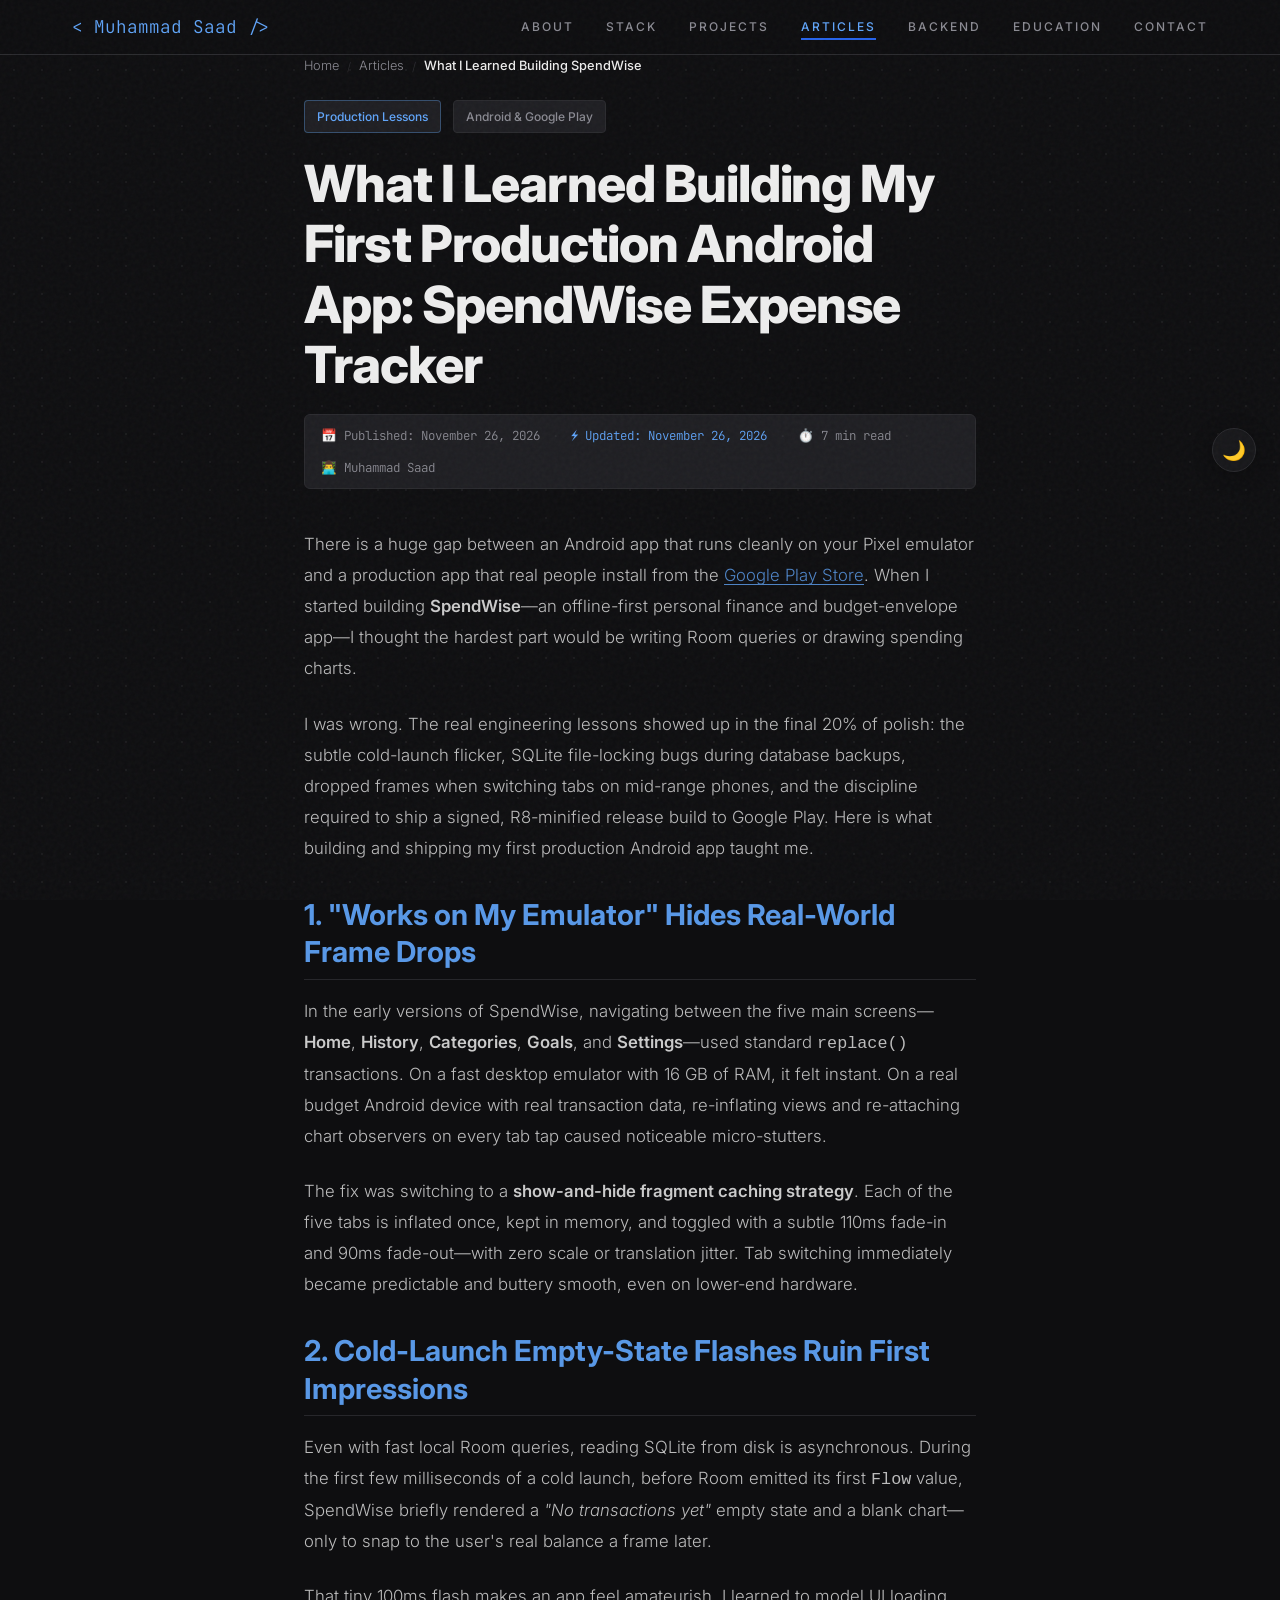
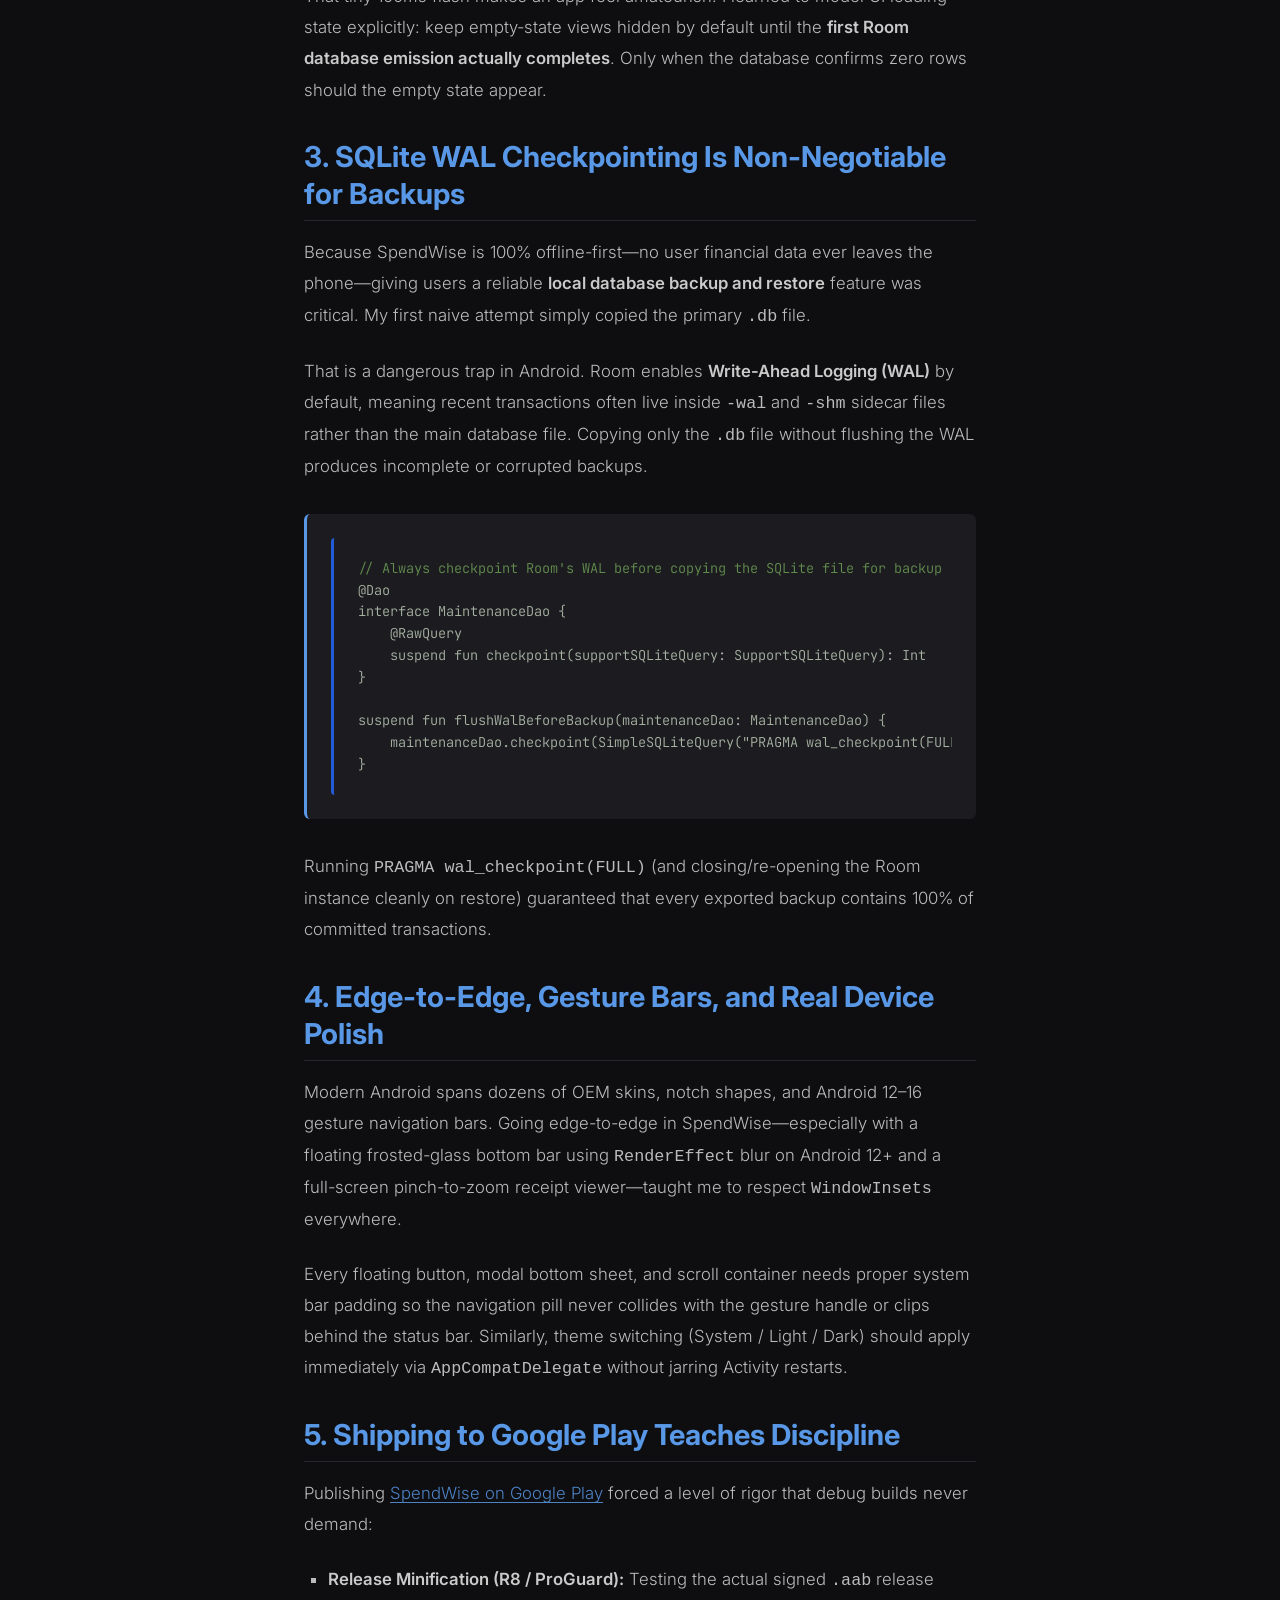
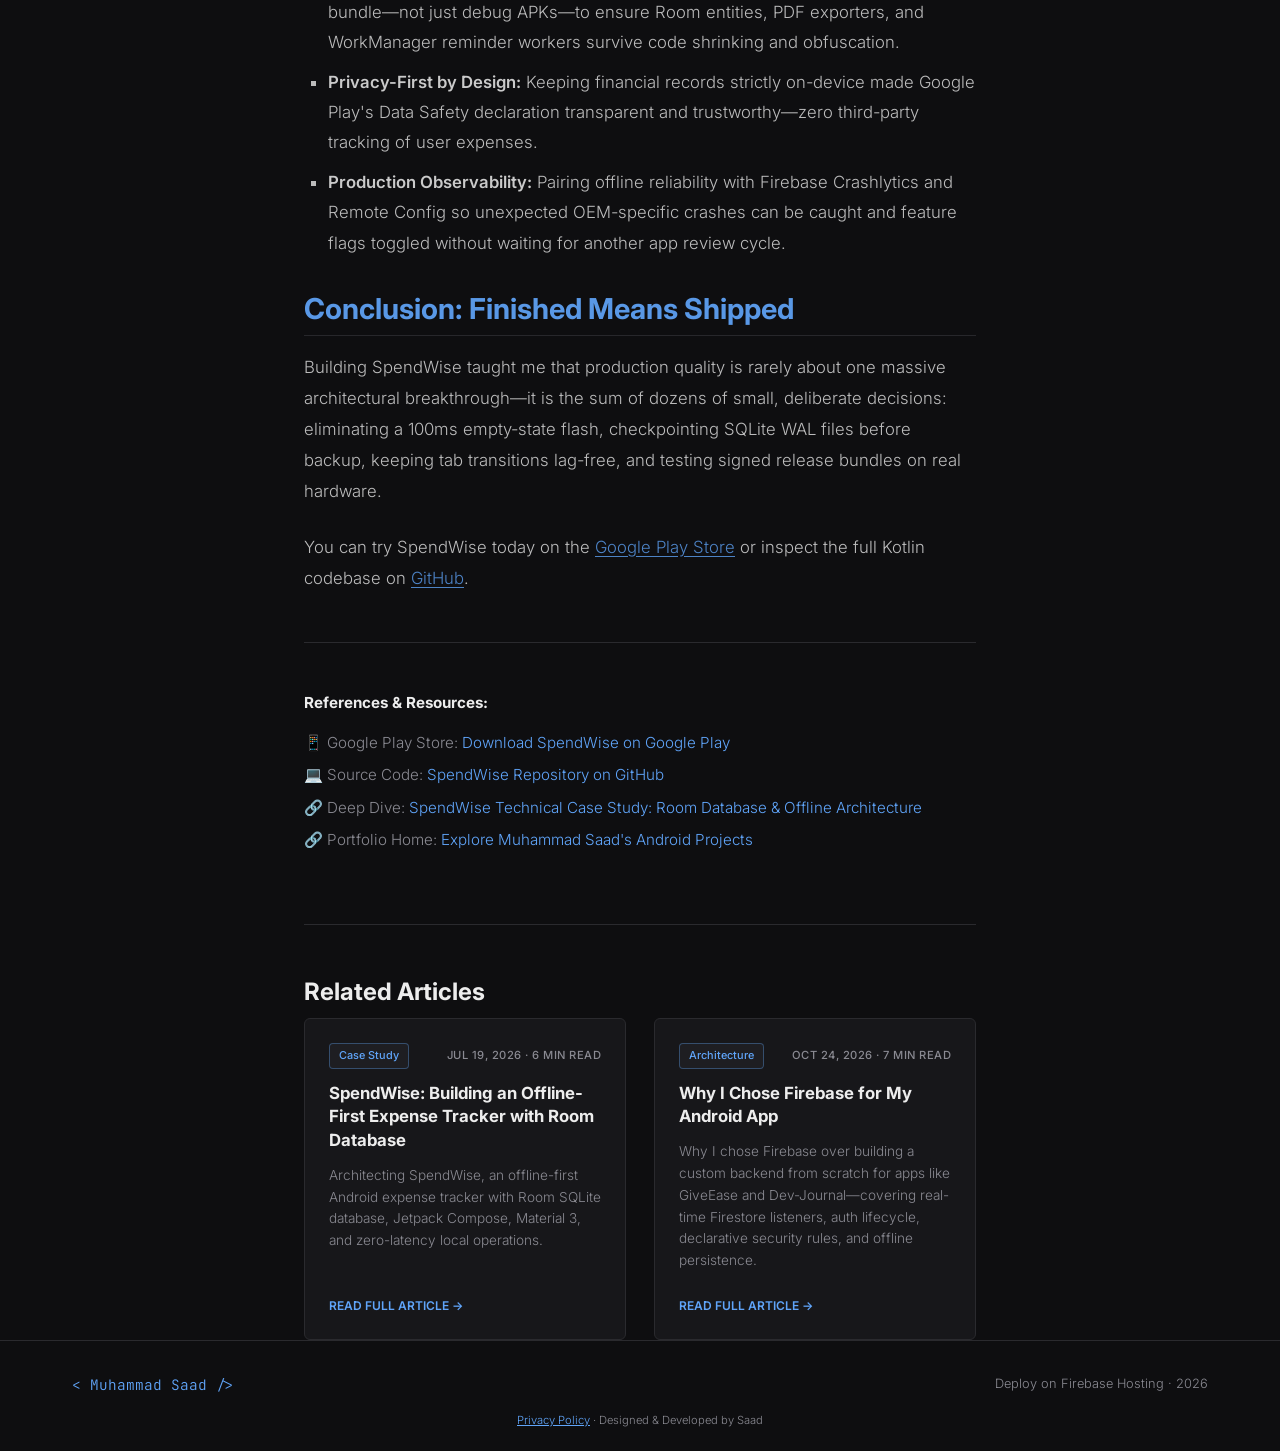
<file: blog/what-i-learned-building-my-first-production-android-app-spendwise.html>
<!DOCTYPE html>
<html lang="en-US">
<head>
    <meta charset="UTF-8">
    <meta http-equiv="Content-Security-Policy" content="upgrade-insecure-requests">
    <meta name="viewport" content="width=device-width, initial-scale=1.0">
    
    <title>What I Learned Building My First Production Android App: SpendWise Expense Tracker | Android Developer Blog</title>
    <meta name="description" content="Real-world Android engineering lessons from shipping SpendWise to Google Play: eliminating cold-launch flashes, zero-lag tab caching, SQLite WAL backup safety, and release polish.">
    
    <link rel="canonical" href="https://saadev.site/blog/what-i-learned-building-my-first-production-android-app-spendwise">
    <link rel="alternate" hreflang="en-us" href="https://saadev.site/blog/what-i-learned-building-my-first-production-android-app-spendwise">
    
    <!-- OpenGraph Metadata -->
    <meta property="og:title" content="What I Learned Building My First Production Android App: SpendWise Expense Tracker">
    <meta property="og:description" content="Real-world Android engineering lessons from shipping SpendWise to Google Play: eliminating cold-launch flashes, zero-lag tab caching, SQLite WAL backup safety, and release polish.">
    <meta property="og:image" content="https://saadev.site/assets/spendwise-og.jpg">
    <meta property="og:image:width" content="1200">
    <meta property="og:image:height" content="630">
    <meta property="og:url" content="https://saadev.site/blog/what-i-learned-building-my-first-production-android-app-spendwise">
    <meta property="og:type" content="article">
    
    <!-- Twitter Card Metadata -->
    <meta name="twitter:card" content="summary_large_image">
    <meta name="twitter:title" content="What I Learned Building My First Production Android App: SpendWise">
    <meta name="twitter:description" content="Lessons from taking SpendWise from a side project to a production Android app on Google Play Store.">
    <meta name="twitter:image" content="https://saadev.site/assets/spendwise-og.jpg">
    
    <!-- Core Assets -->
    <link rel="preconnect" href="https://fonts.googleapis.com">
    <link rel="preconnect" href="https://fonts.gstatic.com" crossorigin>
    <link href="https://fonts.googleapis.com/css2?family=Inter:wght@300;400;500;600;700;800&family=JetBrains+Mono:wght@400;500;700&display=swap" rel="stylesheet">
    <link rel="icon" type="image/svg+xml" href="/assets/favicon.svg">
    <link rel="apple-touch-icon" sizes="180x180" href="/assets/apple-touch-icon.png">
    <link rel="manifest" href="/manifest.json">
    <link rel="stylesheet" href="/style.min.css?v=16">
    
    <!-- Schema.org BlogPosting JSON-LD -->
    <script type="application/ld+json">
    {
      "@context": "https://schema.org",
      "@type": "BlogPosting",
      "headline": "What I Learned Building My First Production Android App: SpendWise Expense Tracker",
      "description": "Real-world Android engineering lessons from shipping SpendWise to Google Play: eliminating cold-launch flashes, zero-lag tab caching, SQLite WAL backup safety, and release polish.",
      "image": "https://saadev.site/assets/spendwise-og.jpg",
      "author": {
        "@type": "Person",
        "name": "Muhammad Saad",
        "url": "https://saadev.site/"
      },
      "publisher": {
        "@type": "Person",
        "name": "Muhammad Saad",
        "logo": {
          "@type": "ImageObject",
          "url": "https://saadev.site/assets/muhammad-saad-android-developer.webp"
        }
      },
      "datePublished": "2026-11-26",
      "dateModified": "2026-11-26",
      "mainEntityOfPage": "https://saadev.site/blog/what-i-learned-building-my-first-production-android-app-spendwise",
      "inLanguage": "en-US",
      "keywords": "SpendWise, Production Android App, Google Play Store, Kotlin, Room Database, SQLite WAL, Android Performance, Material 3"
    }
    </script>
    
    <!-- BreadcrumbList JSON-LD -->
    <script type="application/ld+json">
    {
      "@context": "https://schema.org",
      "@type": "BreadcrumbList",
      "itemListElement": [
        { "@type": "ListItem", "position": 1, "name": "Home", "item": "https://saadev.site/" },
        { "@type": "ListItem", "position": 2, "name": "Articles", "item": "https://saadev.site/blog/" },
        { "@type": "ListItem", "position": 3, "name": "What I Learned Building SpendWise", "item": "https://saadev.site/blog/what-i-learned-building-my-first-production-android-app-spendwise" }
      ]
    }
    </script>
</head>
<body class="blog-page">

<!-- Navbar -->
<nav class="navbar scrolled">
    <div class="nav-container">
        <a href="/" class="logo">&lt; Muhammad Saad /&gt;</a>
        <div class="nav-links">
            <a href="/#about">ABOUT</a>
            <a href="/#stack">STACK</a>
            <a href="/#projects">PROJECTS</a>
            <a href="/blog/" class="active">ARTICLES</a>
            <a href="/#backend">BACKEND</a>
            <a href="/#education">EDUCATION</a>
            <a href="/#contact">CONTACT</a>
        </div>
        <button class="hamburger" aria-label="Toggle Navigation Menu" type="button">
            <span></span><span></span><span></span>
        </button>
    </div>
</nav>

<main class="article-container section-padding" style="margin-top: 3.5rem;">
    <!-- Visual Breadcrumb Trail -->
    <div class="article-breadcrumb">
        <a href="/">Home</a>
        <span class="breadcrumb-separator">/</span>
        <a href="/blog/">Articles</a>
        <span class="breadcrumb-separator">/</span>
        <span class="breadcrumb-current">What I Learned Building SpendWise</span>
    </div>

    <article class="blog-post">
        <!-- Article Header -->
        <header class="article-header">
            <div class="article-badge-row">
                <span class="badge" style="color: var(--accent-text); border-color: rgba(96, 165, 250, 0.35);">Production Lessons</span>
                <span class="badge" style="color: var(--muted); border-color: var(--border);">Android &amp; Google Play</span>
            </div>
            <h1 class="article-title">
                What I Learned Building My First Production Android App: SpendWise Expense Tracker
            </h1>
            <div class="article-meta-bar">
                <span>📅 Published: November 26, 2026</span>
                <span class="meta-divider">·</span>
                <span style="color: var(--accent-text);">⚡ Updated: November 26, 2026</span>
                <span class="meta-divider">·</span>
                <span>⏱️ 7 min read</span>
                <span class="meta-divider">·</span>
                <span>👨‍💻 Muhammad Saad</span>
            </div>
        </header>

        <!-- Article Body Content -->
        <section class="article-body">
            <p style="margin-bottom: 1.5rem; opacity: 0.85;">
                There is a huge gap between an Android app that runs cleanly on your Pixel emulator and a production app that real people install from the <a href="https://play.google.com/store/apps/details?id=com.saaddev.spendwise" target="_blank" rel="noopener noreferrer" style="color: var(--android); text-decoration: underline;">Google Play Store</a>. When I started building <strong>SpendWise</strong>—an offline-first personal finance and budget-envelope app—I thought the hardest part would be writing Room queries or drawing spending charts.
            </p>
            <p style="margin-bottom: 1.5rem; opacity: 0.85;">
                I was wrong. The real engineering lessons showed up in the final 20% of polish: the subtle cold-launch flicker, SQLite file-locking bugs during database backups, dropped frames when switching tabs on mid-range phones, and the discipline required to ship a signed, R8-minified release build to Google Play. Here is what building and shipping my first production Android app taught me.
            </p>

            <h2 style="font-family: var(--font-ui); color: var(--android); font-size: 1.8rem; margin: 2rem 0 1rem;">1. "Works on My Emulator" Hides Real-World Frame Drops</h2>
            <p style="margin-bottom: 1.5rem; opacity: 0.85;">
                In the early versions of SpendWise, navigating between the five main screens—<strong>Home</strong>, <strong>History</strong>, <strong>Categories</strong>, <strong>Goals</strong>, and <strong>Settings</strong>—used standard <code>replace()</code> transactions. On a fast desktop emulator with 16 GB of RAM, it felt instant. On a real budget Android device with real transaction data, re-inflating views and re-attaching chart observers on every tab tap caused noticeable micro-stutters.
            </p>
            <p style="margin-bottom: 1.5rem; opacity: 0.85;">
                The fix was switching to a <strong>show-and-hide fragment caching strategy</strong>. Each of the five tabs is inflated once, kept in memory, and toggled with a subtle 110ms fade-in and 90ms fade-out—with zero scale or translation jitter. Tab switching immediately became predictable and buttery smooth, even on lower-end hardware.
            </p>

            <h2 style="font-family: var(--font-ui); color: var(--android); font-size: 1.8rem; margin: 2rem 0 1rem;">2. Cold-Launch Empty-State Flashes Ruin First Impressions</h2>
            <p style="margin-bottom: 1.5rem; opacity: 0.85;">
                Even with fast local Room queries, reading SQLite from disk is asynchronous. During the first few milliseconds of a cold launch, before Room emitted its first <code>Flow</code> value, SpendWise briefly rendered a <em>"No transactions yet"</em> empty state and a blank chart—only to snap to the user's real balance a frame later.
            </p>
            <p style="margin-bottom: 1.5rem; opacity: 0.85;">
                That tiny 100ms flash makes an app feel amateurish. I learned to model UI loading state explicitly: keep empty-state views hidden by default until the <strong>first Room database emission actually completes</strong>. Only when the database confirms zero rows should the empty state appear.
            </p>

            <h2 style="font-family: var(--font-ui); color: var(--android); font-size: 1.8rem; margin: 2rem 0 1rem;">3. SQLite WAL Checkpointing Is Non-Negotiable for Backups</h2>
            <p style="margin-bottom: 1.5rem; opacity: 0.85;">
                Because SpendWise is 100% offline-first—no user financial data ever leaves the phone—giving users a reliable <strong>local database backup and restore</strong> feature was critical. My first naive attempt simply copied the primary <code>.db</code> file.
            </p>
            <p style="margin-bottom: 1.5rem; opacity: 0.85;">
                That is a dangerous trap in Android. Room enables <strong>Write-Ahead Logging (WAL)</strong> by default, meaning recent transactions often live inside <code>-wal</code> and <code>-shm</code> sidecar files rather than the main database file. Copying only the <code>.db</code> file without flushing the WAL produces incomplete or corrupted backups.
            </p>

            <div style="background: var(--surface2); border-left: 3px solid var(--android); padding: 1.5rem; margin: 2rem 0; font-family: var(--font-mono); font-size: 0.85rem; border-radius: 6px; overflow-x: auto;">
<pre style="margin: 0; color: #b5c2b1;"><span style="color: #6a9955;">// Always checkpoint Room's WAL before copying the SQLite file for backup</span>
@Dao
interface MaintenanceDao {
    @RawQuery
    suspend fun checkpoint(supportSQLiteQuery: SupportSQLiteQuery): Int
}

suspend fun flushWalBeforeBackup(maintenanceDao: MaintenanceDao) {
    maintenanceDao.checkpoint(SimpleSQLiteQuery("PRAGMA wal_checkpoint(FULL)"))
}</pre>
            </div>

            <p style="margin-bottom: 1.5rem; opacity: 0.85;">
                Running <code>PRAGMA wal_checkpoint(FULL)</code> (and closing/re-opening the Room instance cleanly on restore) guaranteed that every exported backup contains 100% of committed transactions.
            </p>

            <h2 style="font-family: var(--font-ui); color: var(--android); font-size: 1.8rem; margin: 2rem 0 1rem;">4. Edge-to-Edge, Gesture Bars, and Real Device Polish</h2>
            <p style="margin-bottom: 1.5rem; opacity: 0.85;">
                Modern Android spans dozens of OEM skins, notch shapes, and Android 12–16 gesture navigation bars. Going edge-to-edge in SpendWise—especially with a floating frosted-glass bottom bar using <code>RenderEffect</code> blur on Android 12+ and a full-screen pinch-to-zoom receipt viewer—taught me to respect <code>WindowInsets</code> everywhere.
            </p>
            <p style="margin-bottom: 1.5rem; opacity: 0.85;">
                Every floating button, modal bottom sheet, and scroll container needs proper system bar padding so the navigation pill never collides with the gesture handle or clips behind the status bar. Similarly, theme switching (System / Light / Dark) should apply immediately via <code>AppCompatDelegate</code> without jarring Activity restarts.
            </p>

            <h2 style="font-family: var(--font-ui); color: var(--android); font-size: 1.8rem; margin: 2rem 0 1rem;">5. Shipping to Google Play Teaches Discipline</h2>
            <p style="margin-bottom: 1.5rem; opacity: 0.85;">
                Publishing <a href="https://play.google.com/store/apps/details?id=com.saaddev.spendwise" target="_blank" rel="noopener noreferrer" style="color: var(--android); text-decoration: underline;">SpendWise on Google Play</a> forced a level of rigor that debug builds never demand:
            </p>
            <ul style="margin-left: 1.5rem; margin-bottom: 1.5rem; opacity: 0.85; list-style-type: square;">
                <li style="margin-bottom: 0.6rem;"><strong>Release Minification (R8 / ProGuard):</strong> Testing the actual signed <code>.aab</code> release bundle—not just debug APKs—to ensure Room entities, PDF exporters, and WorkManager reminder workers survive code shrinking and obfuscation.</li>
                <li style="margin-bottom: 0.6rem;"><strong>Privacy-First by Design:</strong> Keeping financial records strictly on-device made Google Play's Data Safety declaration transparent and trustworthy—zero third-party tracking of user expenses.</li>
                <li style="margin-bottom: 0.6rem;"><strong>Production Observability:</strong> Pairing offline reliability with Firebase Crashlytics and Remote Config so unexpected OEM-specific crashes can be caught and feature flags toggled without waiting for another app review cycle.</li>
            </ul>

            <h2 style="font-family: var(--font-ui); color: var(--android); font-size: 1.8rem; margin: 2rem 0 1rem;">Conclusion: Finished Means Shipped</h2>
            <p style="margin-bottom: 1.5rem; opacity: 0.85;">
                Building SpendWise taught me that production quality is rarely about one massive architectural breakthrough—it is the sum of dozens of small, deliberate decisions: eliminating a 100ms empty-state flash, checkpointing SQLite WAL files before backup, keeping tab transitions lag-free, and testing signed release bundles on real hardware.
            </p>
            <p style="margin-bottom: 1.5rem; opacity: 0.85;">
                You can try SpendWise today on the <a href="https://play.google.com/store/apps/details?id=com.saaddev.spendwise" target="_blank" rel="noopener noreferrer" style="color: var(--android); text-decoration: underline;">Google Play Store</a> or inspect the full Kotlin codebase on <a href="https://github.com/chsaad-dev/SpendWise" target="_blank" rel="noopener noreferrer" style="color: var(--accent-text); text-decoration: underline;">GitHub</a>.
            </p>
        </section>

        <hr style="border: none; border-top: 1px solid var(--border); margin: 3rem 0;">

        <!-- References / Outbound Citations & EEAT Internal Links -->
        <section class="eeat-citations" style="font-size: 0.95rem; color: var(--muted);">
            <h4 style="color: var(--text); font-family: var(--font-ui); margin-bottom: 1rem;">References &amp; Resources:</h4>
            <ul style="list-style: none; padding: 0;">
                <li style="margin-bottom: 0.5rem;">📱 Google Play Store: <a href="https://play.google.com/store/apps/details?id=com.saaddev.spendwise" target="_blank" rel="noopener noreferrer" style="color: var(--android);">Download SpendWise on Google Play</a></li>
                <li style="margin-bottom: 0.5rem;">💻 Source Code: <a href="https://github.com/chsaad-dev/SpendWise" target="_blank" rel="noopener noreferrer" style="color: var(--accent-text);">SpendWise Repository on GitHub</a></li>
                <li style="margin-bottom: 0.5rem;">🔗 Deep Dive: <a href="/blog/spendwise-case-study" style="color: var(--accent-text);">SpendWise Technical Case Study: Room Database &amp; Offline Architecture</a></li>
                <li style="margin-bottom: 0.5rem;">🔗 Portfolio Home: <a href="/#projects" style="color: var(--accent-text);">Explore Muhammad Saad's Android Projects</a></li>
            </ul>
        </section>

        <!-- Related Articles Section (Auto-hydrated from posts-data.js) -->
        <section class="related-articles-section">
            <h3 class="related-articles-heading">Related Articles</h3>
            <div class="related-grid" id="related-articles-grid">
                <article class="blog-card is-visible">
                    <div class="blog-card-content">
                        <div style="display: flex; align-items: center; justify-content: space-between; margin-bottom: 0.8rem; gap: 0.5rem; flex-wrap: wrap;">
                            <span class="badge" style="font-size: 0.68rem; padding: 0.2rem 0.55rem; color: var(--accent-text); border-color: rgba(96, 165, 250, 0.35);">Case Study</span>
                            <div class="blog-card-meta" style="margin-bottom: 0;">JULY 19, 2026 · 6 MIN READ</div>
                        </div>
                        <h4 class="blog-card-title" style="font-size: 1.05rem; margin-bottom: 0.8rem;">SpendWise: Building an Offline-First Expense Tracker with Room Database</h4>
                        <p class="blog-card-desc">Architecting SpendWise, an offline-first Android expense tracker with Room SQLite database, Jetpack Compose, Material 3, and zero-latency local operations.</p>
                        <a href="/blog/spendwise-case-study" class="blog-card-link">READ FULL CASE STUDY &rarr;</a>
                    </div>
                </article>

                <article class="blog-card is-visible">
                    <div class="blog-card-content">
                        <div style="display: flex; align-items: center; justify-content: space-between; margin-bottom: 0.8rem; gap: 0.5rem; flex-wrap: wrap;">
                            <span class="badge" style="font-size: 0.68rem; padding: 0.2rem 0.55rem; color: var(--accent-text); border-color: rgba(96, 165, 250, 0.35);">Architecture</span>
                            <div class="blog-card-meta" style="margin-bottom: 0;">OCTOBER 24, 2026 · 7 MIN READ</div>
                        </div>
                        <h4 class="blog-card-title" style="font-size: 1.05rem; margin-bottom: 0.8rem;">Why I Chose Firebase for My Android App</h4>
                        <p class="blog-card-desc">Why I chose Firebase over building a custom backend from scratch for apps like GiveEase and Dev-Journal—covering real-time Firestore listeners, auth lifecycle, and offline persistence.</p>
                        <a href="/blog/why-i-chose-firebase-for-my-android-app" class="blog-card-link">READ FULL ARTICLE &rarr;</a>
                    </div>
                </article>
            </div>
        </section>
    </article>
</main>

<!-- Dynamic Related Articles Script -->
<script type="module">
    import { getRelatedPosts, formatDate } from '/blog/posts-data.js';
    try {
        const currentSlug = 'what-i-learned-building-my-first-production-android-app-spendwise';
        const grid = document.getElementById('related-articles-grid');
        const related = getRelatedPosts(currentSlug, 2);
        if (grid && related && related.length > 0) {
            grid.innerHTML = related.map(post => `
                <article class="blog-card is-visible">
                    <div class="blog-card-content">
                        <div style="display: flex; align-items: center; justify-content: space-between; margin-bottom: 0.8rem; gap: 0.5rem; flex-wrap: wrap;">
                            <span class="badge" style="font-size: 0.68rem; padding: 0.2rem 0.55rem; color: var(--accent-text); border-color: rgba(96, 165, 250, 0.35);">${post.category}</span>
                            <div class="blog-card-meta" style="margin-bottom: 0;">${formatDate(post.datePublished).toUpperCase()} · ${post.readTimeMinutes} MIN READ</div>
                        </div>
                        <h4 class="blog-card-title" style="font-size: 1.05rem; margin-bottom: 0.8rem;">${post.title}</h4>
                        <p class="blog-card-desc">${post.excerpt}</p>
                        <a href="/blog/${post.slug}" class="blog-card-link">READ FULL ARTICLE &rarr;</a>
                    </div>
                </article>
            `).join('');
        }
    } catch (e) {
        console.debug('Static related articles fallback active');
    }
</script>

<script>
    document.addEventListener('DOMContentLoaded', () => {
        const hamburger = document.querySelector('.hamburger');
        const navLinks = document.querySelector('.nav-links');
        if (hamburger && navLinks) {
            hamburger.addEventListener('click', () => {
                hamburger.classList.toggle('active');
                navLinks.classList.toggle('active');
            });
        }

        const themeToggle = document.getElementById('theme-toggle');
        if (themeToggle) {
            themeToggle.addEventListener('click', () => {
                const isLight = document.documentElement.classList.toggle('light-mode');
                localStorage.setItem('portfolio-theme', isLight ? 'light' : 'dark');
            });
        }
    });
</script>

<!-- Dark/Light Mode Toggle -->
<button class="theme-toggle" id="theme-toggle" aria-label="Toggle dark/light mode">
    <span class="icon-moon">&#127769;</span>
    <span class="icon-sun">&#9728;&#65039;</span>
</button>

<!-- Footer -->
<footer class="footer">
    <div class="footer-inner">
        <div class="footer-logo">&lt; Muhammad Saad /&gt;</div>
        <div class="footer-right">Deploy on Firebase Hosting · 2026</div>
    </div>
    <div class="footer-center"><a href="/privacy" style="color: var(--accent-text); text-decoration: underline;">Privacy Policy</a> · Designed &amp; Developed by Saad</div>
</footer>

</body>
</html>
</file>
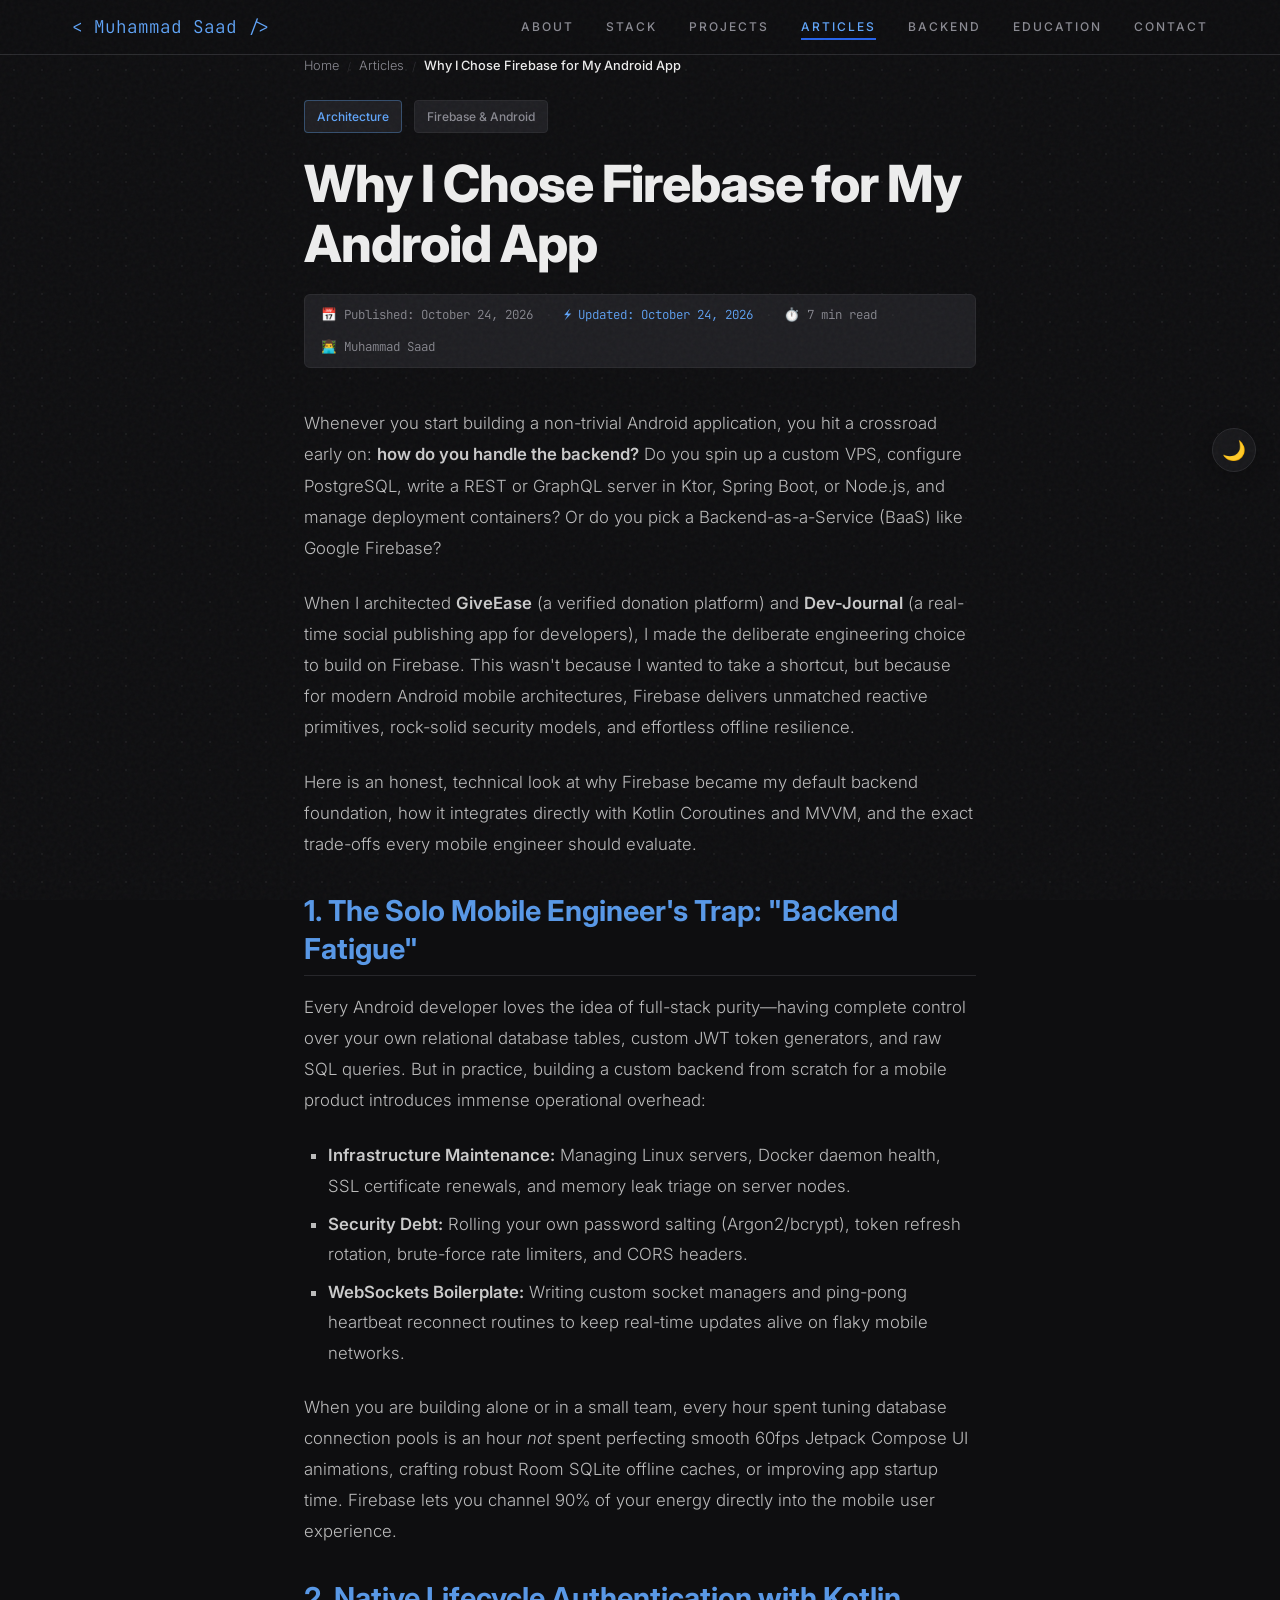
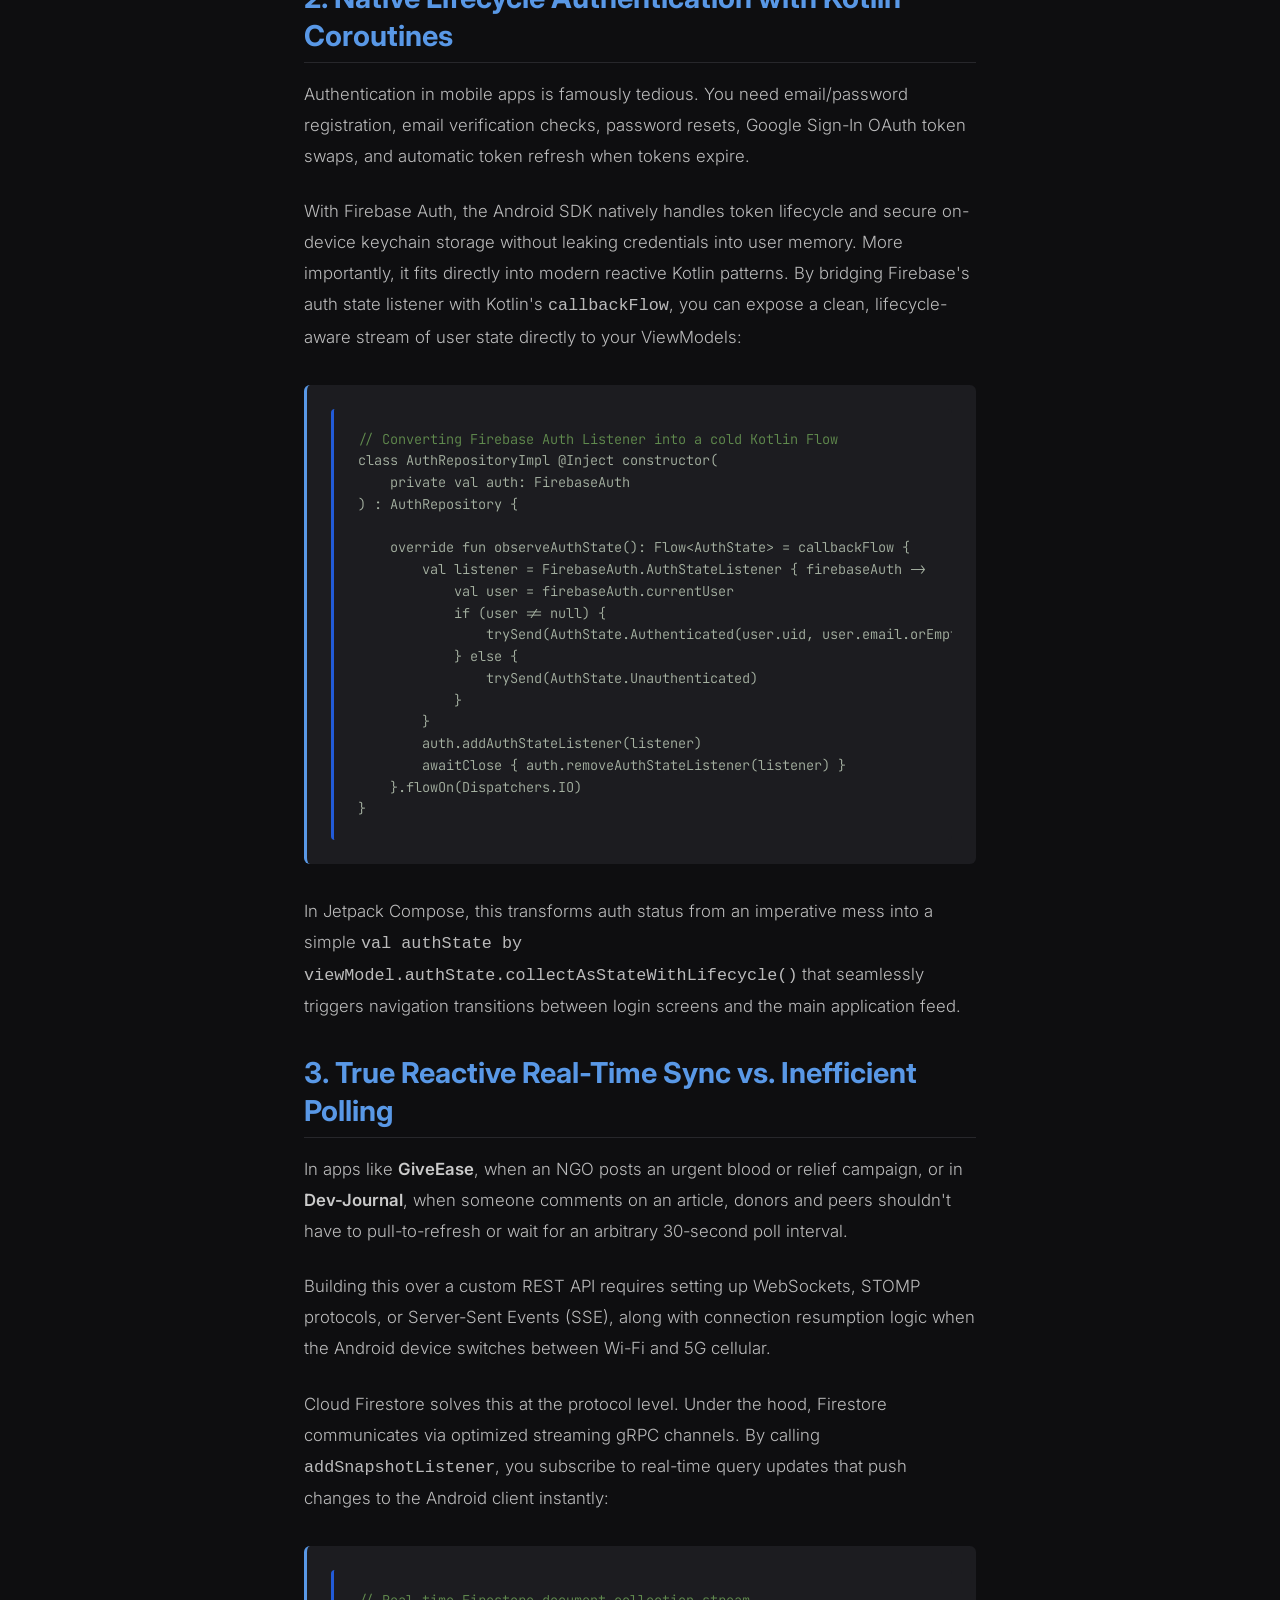
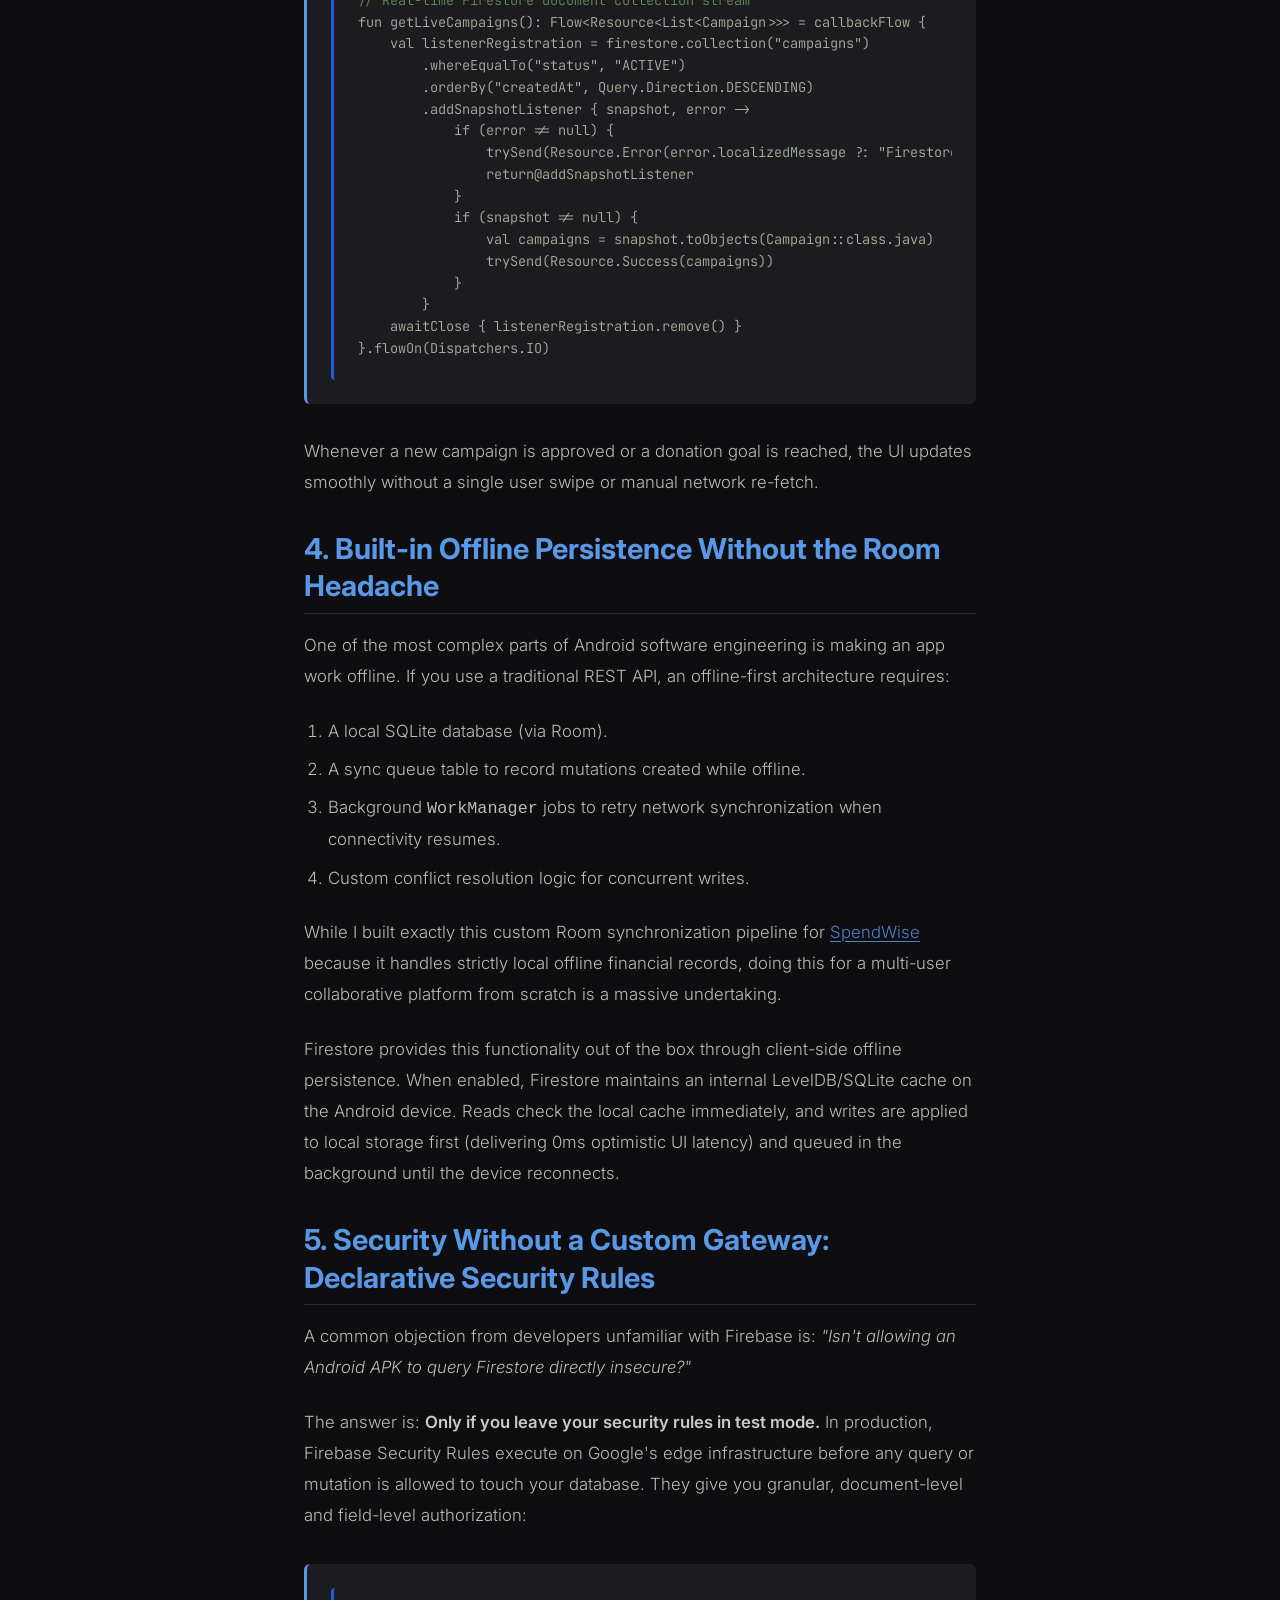
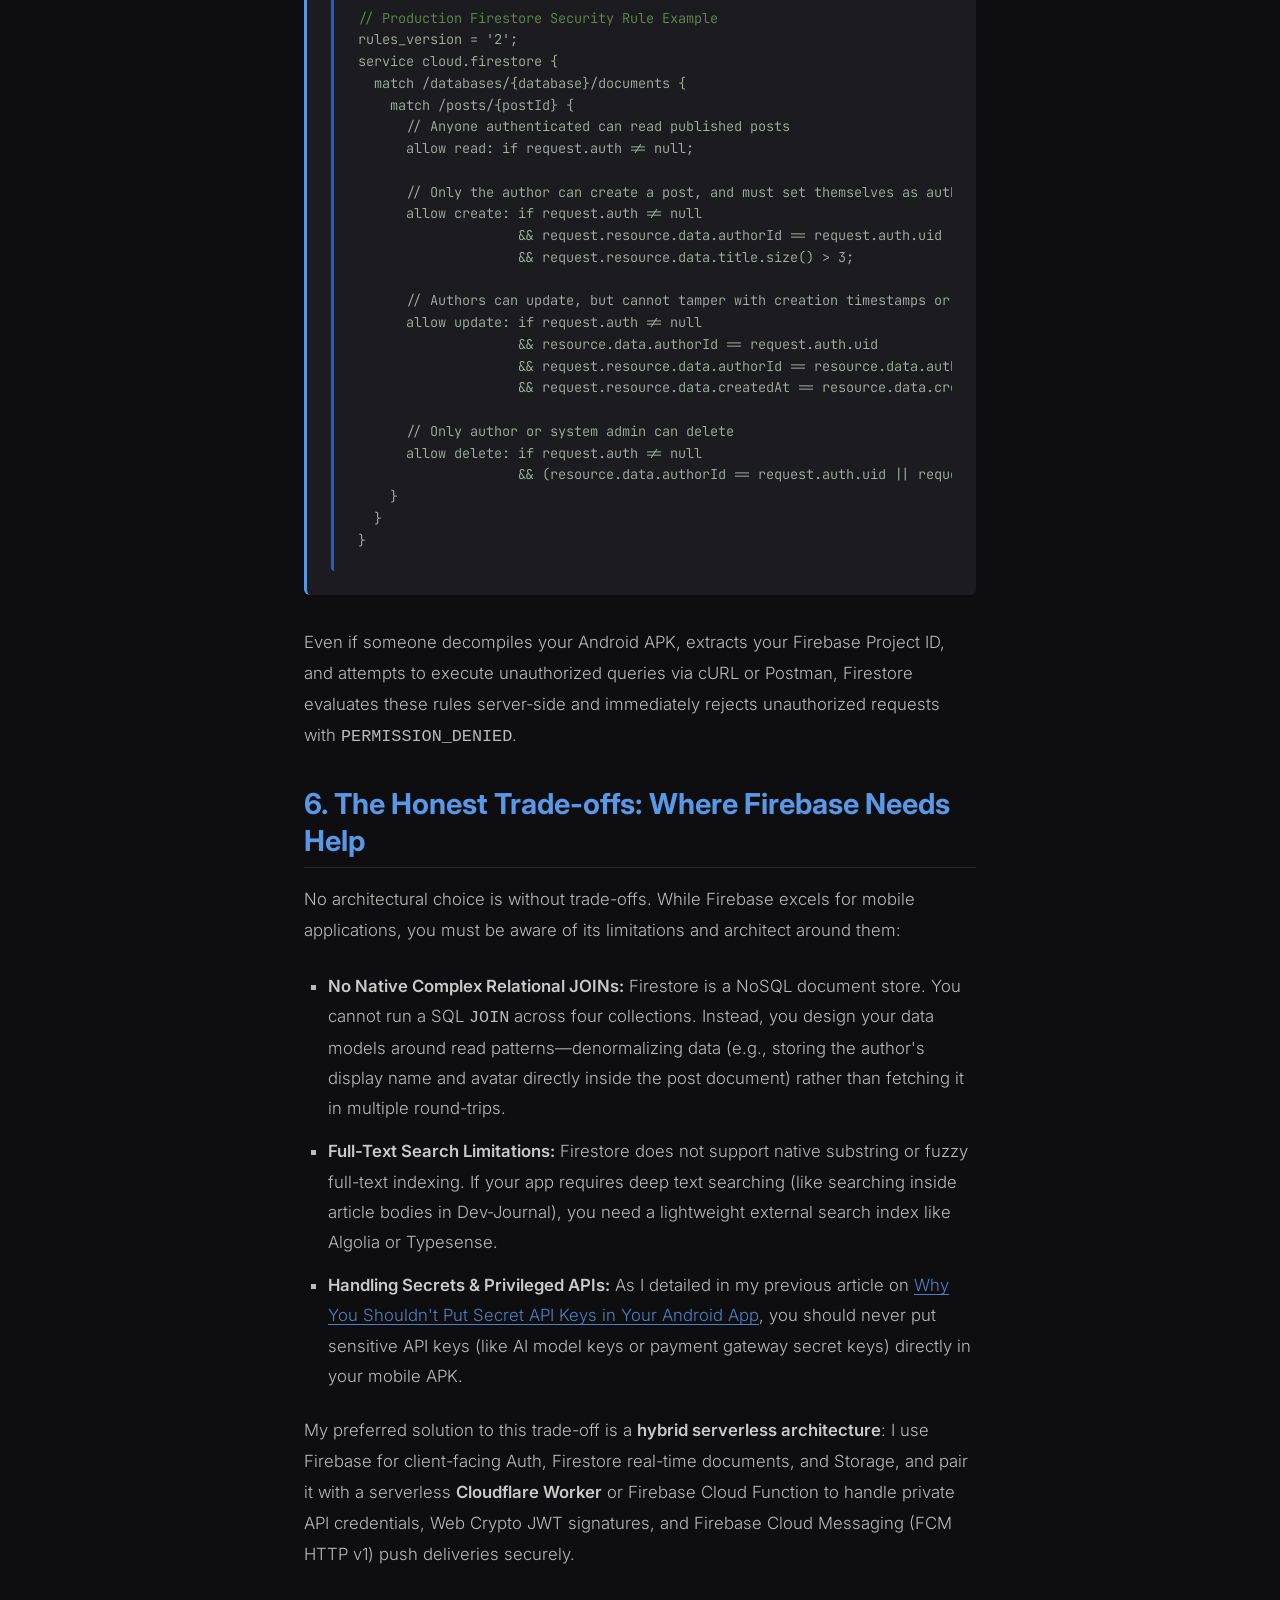
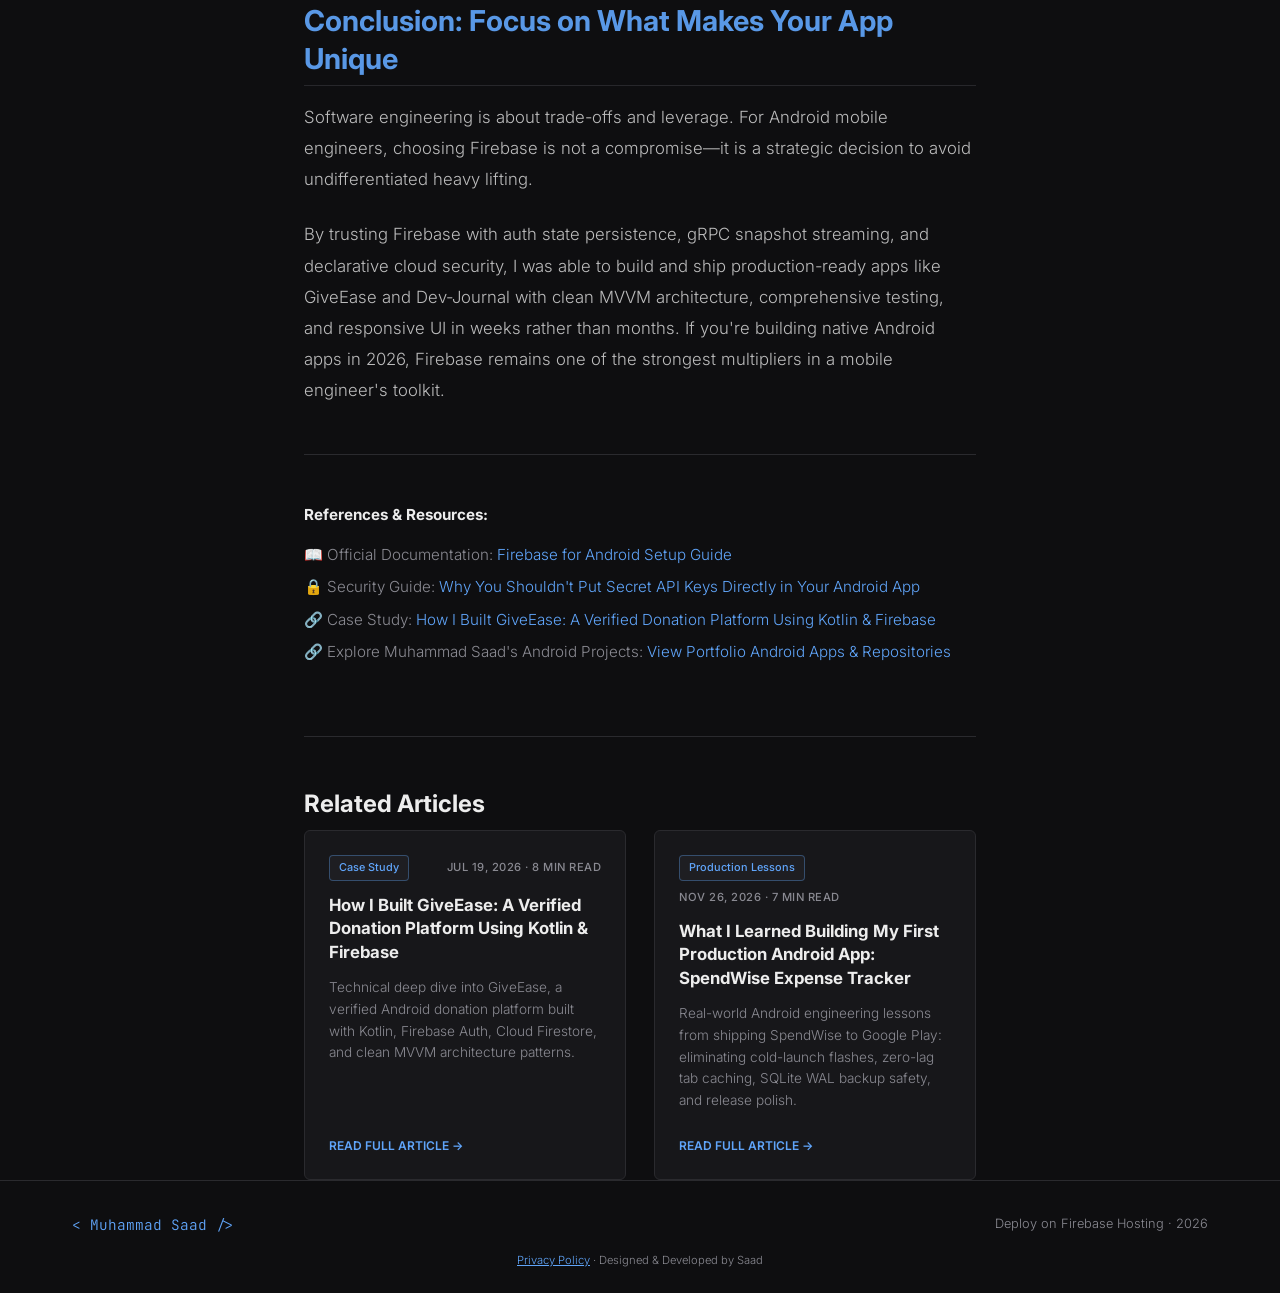
<file: blog/why-i-chose-firebase-for-my-android-app.html>
<!DOCTYPE html>
<html lang="en-US">
<head>
    <meta charset="UTF-8">
    <meta http-equiv="Content-Security-Policy" content="upgrade-insecure-requests">
    <meta name="viewport" content="width=device-width, initial-scale=1.0">
    
    <title>Why I Chose Firebase for My Android App | Android Developer Blog</title>
    <meta name="description" content="Why I chose Firebase over a custom backend for Android apps like GiveEase and Dev-Journal—exploring real-time Firestore listeners, auth, rules, and offline sync.">
    
    <link rel="canonical" href="https://saadev.site/blog/why-i-chose-firebase-for-my-android-app">
    <link rel="alternate" hreflang="en-us" href="https://saadev.site/blog/why-i-chose-firebase-for-my-android-app">
    
    <!-- OpenGraph Metadata -->
    <meta property="og:title" content="Why I Chose Firebase for My Android App">
    <meta property="og:description" content="Why I chose Firebase over building a custom backend from scratch for apps like GiveEase and Dev-Journal—covering real-time Firestore listeners, auth lifecycle, declarative security rules, and offline persistence.">
    <meta property="og:image" content="https://saadev.site/assets/og-image.jpg">
    <meta property="og:image:width" content="1200">
    <meta property="og:image:height" content="630">
    <meta property="og:url" content="https://saadev.site/blog/why-i-chose-firebase-for-my-android-app">
    <meta property="og:type" content="article">
    
    <!-- Twitter Card Metadata -->
    <meta name="twitter:card" content="summary_large_image">
    <meta name="twitter:title" content="Why I Chose Firebase for My Android App">
    <meta name="twitter:description" content="Why I chose Firebase over building a custom backend from scratch for apps like GiveEase and Dev-Journal—covering real-time Firestore listeners, auth lifecycle, declarative security rules, and offline persistence.">
    <meta name="twitter:image" content="https://saadev.site/assets/og-image.jpg">
    
    <!-- Core Assets -->
    <link rel="preconnect" href="https://fonts.googleapis.com">
    <link rel="preconnect" href="https://fonts.gstatic.com" crossorigin>
    <link href="https://fonts.googleapis.com/css2?family=Inter:wght@300;400;500;600;700;800&family=JetBrains+Mono:wght@400;500;700&display=swap" rel="stylesheet">
    <link rel="icon" type="image/svg+xml" href="/assets/favicon.svg">
    <link rel="apple-touch-icon" sizes="180x180" href="/assets/apple-touch-icon.png">
    <link rel="manifest" href="/manifest.json">
    <link rel="stylesheet" href="/style.css?v=11">
    
    <!-- Schema.org BlogPosting JSON-LD -->
    <script type="application/ld+json">
    {
      "@context": "https://schema.org",
      "@type": "BlogPosting",
      "headline": "Why I Chose Firebase for My Android App",
      "description": "Why I chose Firebase over building a custom backend from scratch for apps like GiveEase and Dev-Journal—covering real-time Firestore listeners, auth lifecycle, declarative security rules, and offline persistence.",
      "image": "https://saadev.site/assets/og-image.jpg",
      "author": {
        "@type": "Person",
        "name": "Muhammad Saad",
        "url": "https://saadev.site/"
      },
      "publisher": {
        "@type": "Person",
        "name": "Muhammad Saad",
        "logo": {
          "@type": "ImageObject",
          "url": "https://saadev.site/assets/muhammad-saad-android-developer.webp"
        }
      },
      "datePublished": "2026-10-24",
      "dateModified": "2026-10-24",
      "mainEntityOfPage": "https://saadev.site/blog/why-i-chose-firebase-for-my-android-app",
      "inLanguage": "en-US",
      "keywords": "Firebase, Android, Kotlin, Cloud Firestore, Firebase Auth, Mobile Architecture, Jetpack Compose, Offline First"
    }
    </script>
    
    <!-- BreadcrumbList JSON-LD -->
    <script type="application/ld+json">
    {
      "@context": "https://schema.org",
      "@type": "BreadcrumbList",
      "itemListElement": [
        { "@type": "ListItem", "position": 1, "name": "Home", "item": "https://saadev.site/" },
        { "@type": "ListItem", "position": 2, "name": "Articles", "item": "https://saadev.site/blog/" },
        { "@type": "ListItem", "position": 3, "name": "Why I Chose Firebase for My Android App", "item": "https://saadev.site/blog/why-i-chose-firebase-for-my-android-app" }
      ]
    }
    </script>
</head>
<body class="blog-page">

<!-- Navbar -->
<nav class="navbar scrolled">
    <div class="nav-container">
        <a href="/" class="logo">&lt; Muhammad Saad /&gt;</a>
        <div class="nav-links">
            <a href="/#about">ABOUT</a>
            <a href="/#stack">STACK</a>
            <a href="/#projects">PROJECTS</a>
            <a href="/blog/" class="active">ARTICLES</a>
            <a href="/#backend">BACKEND</a>
            <a href="/#education">EDUCATION</a>
            <a href="/#contact">CONTACT</a>
        </div>
        <button class="hamburger" aria-label="Toggle Navigation Menu" type="button">
            <span></span><span></span><span></span>
        </button>
    </div>
</nav>

<main class="article-container section-padding" style="margin-top: 3.5rem;">
    <!-- Visual Breadcrumb Trail -->
    <div class="article-breadcrumb">
        <a href="/">Home</a>
        <span class="breadcrumb-separator">/</span>
        <a href="/blog/">Articles</a>
        <span class="breadcrumb-separator">/</span>
        <span class="breadcrumb-current">Why I Chose Firebase for My Android App</span>
    </div>

    <article class="blog-post">
        <!-- Article Header -->
        <header class="article-header">
            <div class="article-badge-row">
                <span class="badge" style="color: var(--accent-text); border-color: rgba(96, 165, 250, 0.35);">Architecture</span>
                <span class="badge" style="color: var(--muted); border-color: var(--border);">Firebase &amp; Android</span>
            </div>
            <h1 class="article-title">
                Why I Chose Firebase for My Android App
            </h1>
            <div class="article-meta-bar">
                <span>📅 Published: October 24, 2026</span>
                <span class="meta-divider">·</span>
                <span style="color: var(--accent-text);">⚡ Updated: October 24, 2026</span>
                <span class="meta-divider">·</span>
                <span>⏱️ 7 min read</span>
                <span class="meta-divider">·</span>
                <span>👨‍💻 Muhammad Saad</span>
            </div>
        </header>

        <!-- Article Body Content -->
        <section class="article-body">
            <p style="margin-bottom: 1.5rem; opacity: 0.85;">
                Whenever you start building a non-trivial Android application, you hit a crossroad early on: <strong>how do you handle the backend?</strong> Do you spin up a custom VPS, configure PostgreSQL, write a REST or GraphQL server in Ktor, Spring Boot, or Node.js, and manage deployment containers? Or do you pick a Backend-as-a-Service (BaaS) like Google Firebase?
            </p>
            <p style="margin-bottom: 1.5rem; opacity: 0.85;">
                When I architected <strong>GiveEase</strong> (a verified donation platform) and <strong>Dev-Journal</strong> (a real-time social publishing app for developers), I made the deliberate engineering choice to build on Firebase. This wasn't because I wanted to take a shortcut, but because for modern Android mobile architectures, Firebase delivers unmatched reactive primitives, rock-solid security models, and effortless offline resilience.
            </p>
            <p style="margin-bottom: 1.5rem; opacity: 0.85;">
                Here is an honest, technical look at why Firebase became my default backend foundation, how it integrates directly with Kotlin Coroutines and MVVM, and the exact trade-offs every mobile engineer should evaluate.
            </p>

            <h2 style="font-family: var(--font-ui); color: var(--android); font-size: 1.8rem; margin: 2rem 0 1rem;">1. The Solo Mobile Engineer's Trap: "Backend Fatigue"</h2>
            <p style="margin-bottom: 1.5rem; opacity: 0.85;">
                Every Android developer loves the idea of full-stack purity—having complete control over your own relational database tables, custom JWT token generators, and raw SQL queries. But in practice, building a custom backend from scratch for a mobile product introduces immense operational overhead:
            </p>
            <ul style="margin-left: 1.5rem; margin-bottom: 1.5rem; opacity: 0.85; list-style-type: square;">
                <li style="margin-bottom: 0.5rem;"><strong>Infrastructure Maintenance:</strong> Managing Linux servers, Docker daemon health, SSL certificate renewals, and memory leak triage on server nodes.</li>
                <li style="margin-bottom: 0.5rem;"><strong>Security Debt:</strong> Rolling your own password salting (Argon2/bcrypt), token refresh rotation, brute-force rate limiters, and CORS headers.</li>
                <li style="margin-bottom: 0.5rem;"><strong>WebSockets Boilerplate:</strong> Writing custom socket managers and ping-pong heartbeat reconnect routines to keep real-time updates alive on flaky mobile networks.</li>
            </ul>
            <p style="margin-bottom: 1.5rem; opacity: 0.85;">
                When you are building alone or in a small team, every hour spent tuning database connection pools is an hour <em>not</em> spent perfecting smooth 60fps Jetpack Compose UI animations, crafting robust Room SQLite offline caches, or improving app startup time. Firebase lets you channel 90% of your energy directly into the mobile user experience.
            </p>

            <h2 style="font-family: var(--font-ui); color: var(--android); font-size: 1.8rem; margin: 2rem 0 1rem;">2. Native Lifecycle Authentication with Kotlin Coroutines</h2>
            <p style="margin-bottom: 1.5rem; opacity: 0.85;">
                Authentication in mobile apps is famously tedious. You need email/password registration, email verification checks, password resets, Google Sign-In OAuth token swaps, and automatic token refresh when tokens expire.
            </p>
            <p style="margin-bottom: 1.5rem; opacity: 0.85;">
                With Firebase Auth, the Android SDK natively handles token lifecycle and secure on-device keychain storage without leaking credentials into user memory. More importantly, it fits directly into modern reactive Kotlin patterns. By bridging Firebase's auth state listener with Kotlin's <code>callbackFlow</code>, you can expose a clean, lifecycle-aware stream of user state directly to your ViewModels:
            </p>

            <div style="background: var(--surface2); border-left: 3px solid var(--android); padding: 1.5rem; margin: 2rem 0; font-family: var(--font-mono); font-size: 0.85rem; border-radius: 6px; overflow-x: auto;">
<pre style="margin: 0; color: #b5c2b1;"><span style="color: #6a9955;">// Converting Firebase Auth Listener into a cold Kotlin Flow</span>
class AuthRepositoryImpl @Inject constructor(
    private val auth: FirebaseAuth
) : AuthRepository {

    override fun observeAuthState(): Flow&lt;AuthState&gt; = callbackFlow {
        val listener = FirebaseAuth.AuthStateListener { firebaseAuth -&gt;
            val user = firebaseAuth.currentUser
            if (user != null) {
                trySend(AuthState.Authenticated(user.uid, user.email.orEmpty()))
            } else {
                trySend(AuthState.Unauthenticated)
            }
        }
        auth.addAuthStateListener(listener)
        awaitClose { auth.removeAuthStateListener(listener) }
    }.flowOn(Dispatchers.IO)
}</pre>
            </div>

            <p style="margin-bottom: 1.5rem; opacity: 0.85;">
                In Jetpack Compose, this transforms auth status from an imperative mess into a simple <code>val authState by viewModel.authState.collectAsStateWithLifecycle()</code> that seamlessly triggers navigation transitions between login screens and the main application feed.
            </p>

            <h2 style="font-family: var(--font-ui); color: var(--android); font-size: 1.8rem; margin: 2rem 0 1rem;">3. True Reactive Real-Time Sync vs. Inefficient Polling</h2>
            <p style="margin-bottom: 1.5rem; opacity: 0.85;">
                In apps like <strong>GiveEase</strong>, when an NGO posts an urgent blood or relief campaign, or in <strong>Dev-Journal</strong>, when someone comments on an article, donors and peers shouldn't have to pull-to-refresh or wait for an arbitrary 30-second poll interval.
            </p>
            <p style="margin-bottom: 1.5rem; opacity: 0.85;">
                Building this over a custom REST API requires setting up WebSockets, STOMP protocols, or Server-Sent Events (SSE), along with connection resumption logic when the Android device switches between Wi-Fi and 5G cellular.
            </p>
            <p style="margin-bottom: 1.5rem; opacity: 0.85;">
                Cloud Firestore solves this at the protocol level. Under the hood, Firestore communicates via optimized streaming gRPC channels. By calling <code>addSnapshotListener</code>, you subscribe to real-time query updates that push changes to the Android client instantly:
            </p>

            <div style="background: var(--surface2); border-left: 3px solid var(--android); padding: 1.5rem; margin: 2rem 0; font-family: var(--font-mono); font-size: 0.85rem; border-radius: 6px; overflow-x: auto;">
<pre style="margin: 0; color: #b5c2b1;"><span style="color: #6a9955;">// Real-time Firestore document collection stream</span>
fun getLiveCampaigns(): Flow&lt;Resource&lt;List&lt;Campaign&gt;&gt;&gt; = callbackFlow {
    val listenerRegistration = firestore.collection("campaigns")
        .whereEqualTo("status", "ACTIVE")
        .orderBy("createdAt", Query.Direction.DESCENDING)
        .addSnapshotListener { snapshot, error -&gt;
            if (error != null) {
                trySend(Resource.Error(error.localizedMessage ?: "Firestore error"))
                return@addSnapshotListener
            }
            if (snapshot != null) {
                val campaigns = snapshot.toObjects(Campaign::class.java)
                trySend(Resource.Success(campaigns))
            }
        }
    awaitClose { listenerRegistration.remove() }
}.flowOn(Dispatchers.IO)</pre>
            </div>

            <p style="margin-bottom: 1.5rem; opacity: 0.85;">
                Whenever a new campaign is approved or a donation goal is reached, the UI updates smoothly without a single user swipe or manual network re-fetch.
            </p>

            <h2 style="font-family: var(--font-ui); color: var(--android); font-size: 1.8rem; margin: 2rem 0 1rem;">4. Built-in Offline Persistence Without the Room Headache</h2>
            <p style="margin-bottom: 1.5rem; opacity: 0.85;">
                One of the most complex parts of Android software engineering is making an app work offline. If you use a traditional REST API, an offline-first architecture requires:
            </p>
            <ol style="margin-left: 1.5rem; margin-bottom: 1.5rem; opacity: 0.85; list-style-type: decimal;">
                <li style="margin-bottom: 0.5rem;">A local SQLite database (via Room).</li>
                <li style="margin-bottom: 0.5rem;">A sync queue table to record mutations created while offline.</li>
                <li style="margin-bottom: 0.5rem;">Background <code>WorkManager</code> jobs to retry network synchronization when connectivity resumes.</li>
                <li style="margin-bottom: 0.5rem;">Custom conflict resolution logic for concurrent writes.</li>
            </ol>
            <p style="margin-bottom: 1.5rem; opacity: 0.85;">
                While I built exactly this custom Room synchronization pipeline for <a href="/blog/spendwise-case-study" style="color: var(--android); text-decoration: underline;">SpendWise</a> because it handles strictly local offline financial records, doing this for a multi-user collaborative platform from scratch is a massive undertaking.
            </p>
            <p style="margin-bottom: 1.5rem; opacity: 0.85;">
                Firestore provides this functionality out of the box through client-side offline persistence. When enabled, Firestore maintains an internal LevelDB/SQLite cache on the Android device. Reads check the local cache immediately, and writes are applied to local storage first (delivering 0ms optimistic UI latency) and queued in the background until the device reconnects.
            </p>

            <h2 style="font-family: var(--font-ui); color: var(--android); font-size: 1.8rem; margin: 2rem 0 1rem;">5. Security Without a Custom Gateway: Declarative Security Rules</h2>
            <p style="margin-bottom: 1.5rem; opacity: 0.85;">
                A common objection from developers unfamiliar with Firebase is: <em>"Isn't allowing an Android APK to query Firestore directly insecure?"</em>
            </p>
            <p style="margin-bottom: 1.5rem; opacity: 0.85;">
                The answer is: <strong>Only if you leave your security rules in test mode.</strong> In production, Firebase Security Rules execute on Google's edge infrastructure before any query or mutation is allowed to touch your database. They give you granular, document-level and field-level authorization:
            </p>

            <div style="background: var(--surface2); border-left: 3px solid var(--android); padding: 1.5rem; margin: 2rem 0; font-family: var(--font-mono); font-size: 0.85rem; border-radius: 6px; overflow-x: auto;">
<pre style="margin: 0; color: #b5c2b1;"><span style="color: #6a9955;">// Production Firestore Security Rule Example</span>
rules_version = '2';
service cloud.firestore {
  match /databases/{database}/documents {
    match /posts/{postId} {
      // Anyone authenticated can read published posts
      allow read: if request.auth != null;
      
      // Only the author can create a post, and must set themselves as author
      allow create: if request.auth != null 
                    &amp;&amp; request.resource.data.authorId == request.auth.uid
                    &amp;&amp; request.resource.data.title.size() &gt; 3;
                    
      // Authors can update, but cannot tamper with creation timestamps or authorId
      allow update: if request.auth != null 
                    &amp;&amp; resource.data.authorId == request.auth.uid
                    &amp;&amp; request.resource.data.authorId == resource.data.authorId
                    &amp;&amp; request.resource.data.createdAt == resource.data.createdAt;
                    
      // Only author or system admin can delete
      allow delete: if request.auth != null 
                    &amp;&amp; (resource.data.authorId == request.auth.uid || request.auth.token.admin == true);
    }
  }
}</pre>
            </div>

            <p style="margin-bottom: 1.5rem; opacity: 0.85;">
                Even if someone decompiles your Android APK, extracts your Firebase Project ID, and attempts to execute unauthorized queries via cURL or Postman, Firestore evaluates these rules server-side and immediately rejects unauthorized requests with <code>PERMISSION_DENIED</code>.
            </p>

            <h2 style="font-family: var(--font-ui); color: var(--android); font-size: 1.8rem; margin: 2rem 0 1rem;">6. The Honest Trade-offs: Where Firebase Needs Help</h2>
            <p style="margin-bottom: 1.5rem; opacity: 0.85;">
                No architectural choice is without trade-offs. While Firebase excels for mobile applications, you must be aware of its limitations and architect around them:
            </p>
            <ul style="margin-left: 1.5rem; margin-bottom: 1.5rem; opacity: 0.85; list-style-type: square;">
                <li style="margin-bottom: 0.8rem;">
                    <strong>No Native Complex Relational JOINs:</strong> Firestore is a NoSQL document store. You cannot run a SQL <code>JOIN</code> across four collections. Instead, you design your data models around read patterns—denormalizing data (e.g., storing the author's display name and avatar directly inside the post document) rather than fetching it in multiple round-trips.
                </li>
                <li style="margin-bottom: 0.8rem;">
                    <strong>Full-Text Search Limitations:</strong> Firestore does not support native substring or fuzzy full-text indexing. If your app requires deep text searching (like searching inside article bodies in Dev-Journal), you need a lightweight external search index like Algolia or Typesense.
                </li>
                <li style="margin-bottom: 0.8rem;">
                    <strong>Handling Secrets &amp; Privileged APIs:</strong> As I detailed in my previous article on <a href="/blog/why-you-shouldnt-put-secret-api-keys-in-your-android-app" style="color: var(--accent-text); text-decoration: underline;">Why You Shouldn't Put Secret API Keys in Your Android App</a>, you should never put sensitive API keys (like AI model keys or payment gateway secret keys) directly in your mobile APK.
                </li>
            </ul>
            <p style="margin-bottom: 1.5rem; opacity: 0.85;">
                My preferred solution to this trade-off is a <strong>hybrid serverless architecture</strong>: I use Firebase for client-facing Auth, Firestore real-time documents, and Storage, and pair it with a serverless <strong>Cloudflare Worker</strong> or Firebase Cloud Function to handle private API credentials, Web Crypto JWT signatures, and Firebase Cloud Messaging (FCM HTTP v1) push deliveries securely.
            </p>

            <h2 style="font-family: var(--font-ui); color: var(--android); font-size: 1.8rem; margin: 2rem 0 1rem;">Conclusion: Focus on What Makes Your App Unique</h2>
            <p style="margin-bottom: 1.5rem; opacity: 0.85;">
                Software engineering is about trade-offs and leverage. For Android mobile engineers, choosing Firebase is not a compromise—it is a strategic decision to avoid undifferentiated heavy lifting.
            </p>
            <p style="margin-bottom: 1.5rem; opacity: 0.85;">
                By trusting Firebase with auth state persistence, gRPC snapshot streaming, and declarative cloud security, I was able to build and ship production-ready apps like GiveEase and Dev-Journal with clean MVVM architecture, comprehensive testing, and responsive UI in weeks rather than months. If you're building native Android apps in 2026, Firebase remains one of the strongest multipliers in a mobile engineer's toolkit.
            </p>
        </section>

        <hr style="border: none; border-top: 1px solid var(--border); margin: 3rem 0;">

        <!-- References / Outbound Citations & EEAT Internal Links -->
        <section class="eeat-citations" style="font-size: 0.95rem; color: var(--muted);">
            <h4 style="color: var(--text); font-family: var(--font-ui); margin-bottom: 1rem;">References &amp; Resources:</h4>
            <ul style="list-style: none; padding: 0;">
                <li style="margin-bottom: 0.5rem;">📖 Official Documentation: <a href="https://firebase.google.com/docs/android/setup" target="_blank" rel="noopener noreferrer" style="color: var(--accent-text);">Firebase for Android Setup Guide</a></li>
                <li style="margin-bottom: 0.5rem;">🔒 Security Guide: <a href="/blog/why-you-shouldnt-put-secret-api-keys-in-your-android-app" style="color: var(--android);">Why You Shouldn't Put Secret API Keys Directly in Your Android App</a></li>
                <li style="margin-bottom: 0.5rem;">🔗 Case Study: <a href="/blog/giveease-case-study" style="color: var(--accent-text);">How I Built GiveEase: A Verified Donation Platform Using Kotlin &amp; Firebase</a></li>
                <li style="margin-bottom: 0.5rem;">🔗 Explore Muhammad Saad's Android Projects: <a href="/#projects" style="color: var(--accent-text);">View Portfolio Android Apps &amp; Repositories</a></li>
            </ul>
        </section>

        <!-- Related Articles Section (Auto-hydrated from posts-data.js) -->
        <section class="related-articles-section">
            <h3 class="related-articles-heading">Related Articles</h3>
            <div class="related-grid" id="related-articles-grid">
                <!-- Fallback static cards will be populated by script below -->
                <article class="blog-card is-visible">
                    <div class="blog-card-content">
                        <div style="display: flex; align-items: center; justify-content: space-between; margin-bottom: 0.8rem; gap: 0.5rem; flex-wrap: wrap;">
                            <span class="badge" style="font-size: 0.68rem; padding: 0.2rem 0.55rem; color: var(--accent-text); border-color: rgba(96, 165, 250, 0.35);">Case Study</span>
                            <div class="blog-card-meta" style="margin-bottom: 0;">JULY 19, 2026 · 8 MIN READ</div>
                        </div>
                        <h4 class="blog-card-title" style="font-size: 1.05rem; margin-bottom: 0.8rem;">How I Built GiveEase: A Verified Donation Platform Using Kotlin &amp; Firebase</h4>
                        <p class="blog-card-desc">Technical deep dive into GiveEase, a verified Android donation platform built with Kotlin, Firebase Auth, Cloud Firestore, and clean MVVM architecture patterns.</p>
                        <a href="/blog/giveease-case-study" class="blog-card-link">READ FULL CASE STUDY &rarr;</a>
                    </div>
                </article>

                <article class="blog-card is-visible">
                    <div class="blog-card-content">
                        <div style="display: flex; align-items: center; justify-content: space-between; margin-bottom: 0.8rem; gap: 0.5rem; flex-wrap: wrap;">
                            <span class="badge" style="font-size: 0.68rem; padding: 0.2rem 0.55rem; color: var(--accent-text); border-color: rgba(96, 165, 250, 0.35);">Developer Notes</span>
                            <div class="blog-card-meta" style="margin-bottom: 0;">SEPTEMBER 29, 2026 · 5 MIN READ</div>
                        </div>
                        <h4 class="blog-card-title" style="font-size: 1.05rem; margin-bottom: 0.8rem;">Why You Shouldn't Put Secret API Keys Directly in Your Android App</h4>
                        <p class="blog-card-desc">Any API key you put inside an Android app can be pulled out in minutes. Here is what I learned building a proxy with Cloudflare Workers instead.</p>
                        <a href="/blog/why-you-shouldnt-put-secret-api-keys-in-your-android-app" class="blog-card-link">READ FULL ARTICLE &rarr;</a>
                    </div>
                </article>
            </div>
        </section>
    </article>
</main>

<!-- Dynamic Related Articles Script -->
<script type="module">
    import { getRelatedPosts, formatDate } from '/blog/posts-data.js';
    try {
        const currentSlug = 'why-i-chose-firebase-for-my-android-app';
        const grid = document.getElementById('related-articles-grid');
        const related = getRelatedPosts(currentSlug, 2);
        if (grid && related && related.length > 0) {
            grid.innerHTML = related.map(post => `
                <article class="blog-card is-visible">
                    <div class="blog-card-content">
                        <div style="display: flex; align-items: center; justify-content: space-between; margin-bottom: 0.8rem; gap: 0.5rem; flex-wrap: wrap;">
                            <span class="badge" style="font-size: 0.68rem; padding: 0.2rem 0.55rem; color: var(--accent-text); border-color: rgba(96, 165, 250, 0.35);">${post.category}</span>
                            <div class="blog-card-meta" style="margin-bottom: 0;">${formatDate(post.datePublished).toUpperCase()} · ${post.readTimeMinutes} MIN READ</div>
                        </div>
                        <h4 class="blog-card-title" style="font-size: 1.05rem; margin-bottom: 0.8rem;">${post.title}</h4>
                        <p class="blog-card-desc">${post.excerpt}</p>
                        <a href="/blog/${post.slug}" class="blog-card-link">READ FULL ARTICLE &rarr;</a>
                    </div>
                </article>
            `).join('');
        }
    } catch (e) {
        console.debug('Static related articles fallback active');
    }
</script>

<script>
    document.addEventListener('DOMContentLoaded', () => {
        const hamburger = document.querySelector('.hamburger');
        const navLinks = document.querySelector('.nav-links');
        if (hamburger && navLinks) {
            hamburger.addEventListener('click', () => {
                hamburger.classList.toggle('active');
                navLinks.classList.toggle('active');
            });
        }

        const themeToggle = document.getElementById('theme-toggle');
        if (themeToggle) {
            themeToggle.addEventListener('click', () => {
                const isLight = document.documentElement.classList.toggle('light-mode');
                localStorage.setItem('portfolio-theme', isLight ? 'light' : 'dark');
            });
        }
    });
</script>

<!-- Dark/Light Mode Toggle -->
<button class="theme-toggle" id="theme-toggle" aria-label="Toggle dark/light mode">
    <span class="icon-moon">&#127769;</span>
    <span class="icon-sun">&#9728;&#65039;</span>
</button>

<!-- Footer -->
<footer class="footer">
    <div class="footer-inner">
        <div class="footer-logo">&lt; Muhammad Saad /&gt;</div>
        <div class="footer-right">Deploy on Firebase Hosting · 2026</div>
    </div>
    <div class="footer-center"><a href="/privacy" style="color: var(--accent-text); text-decoration: underline;">Privacy Policy</a> · Designed &amp; Developed by Saad</div>
</footer>

</body>
</html>
</file>
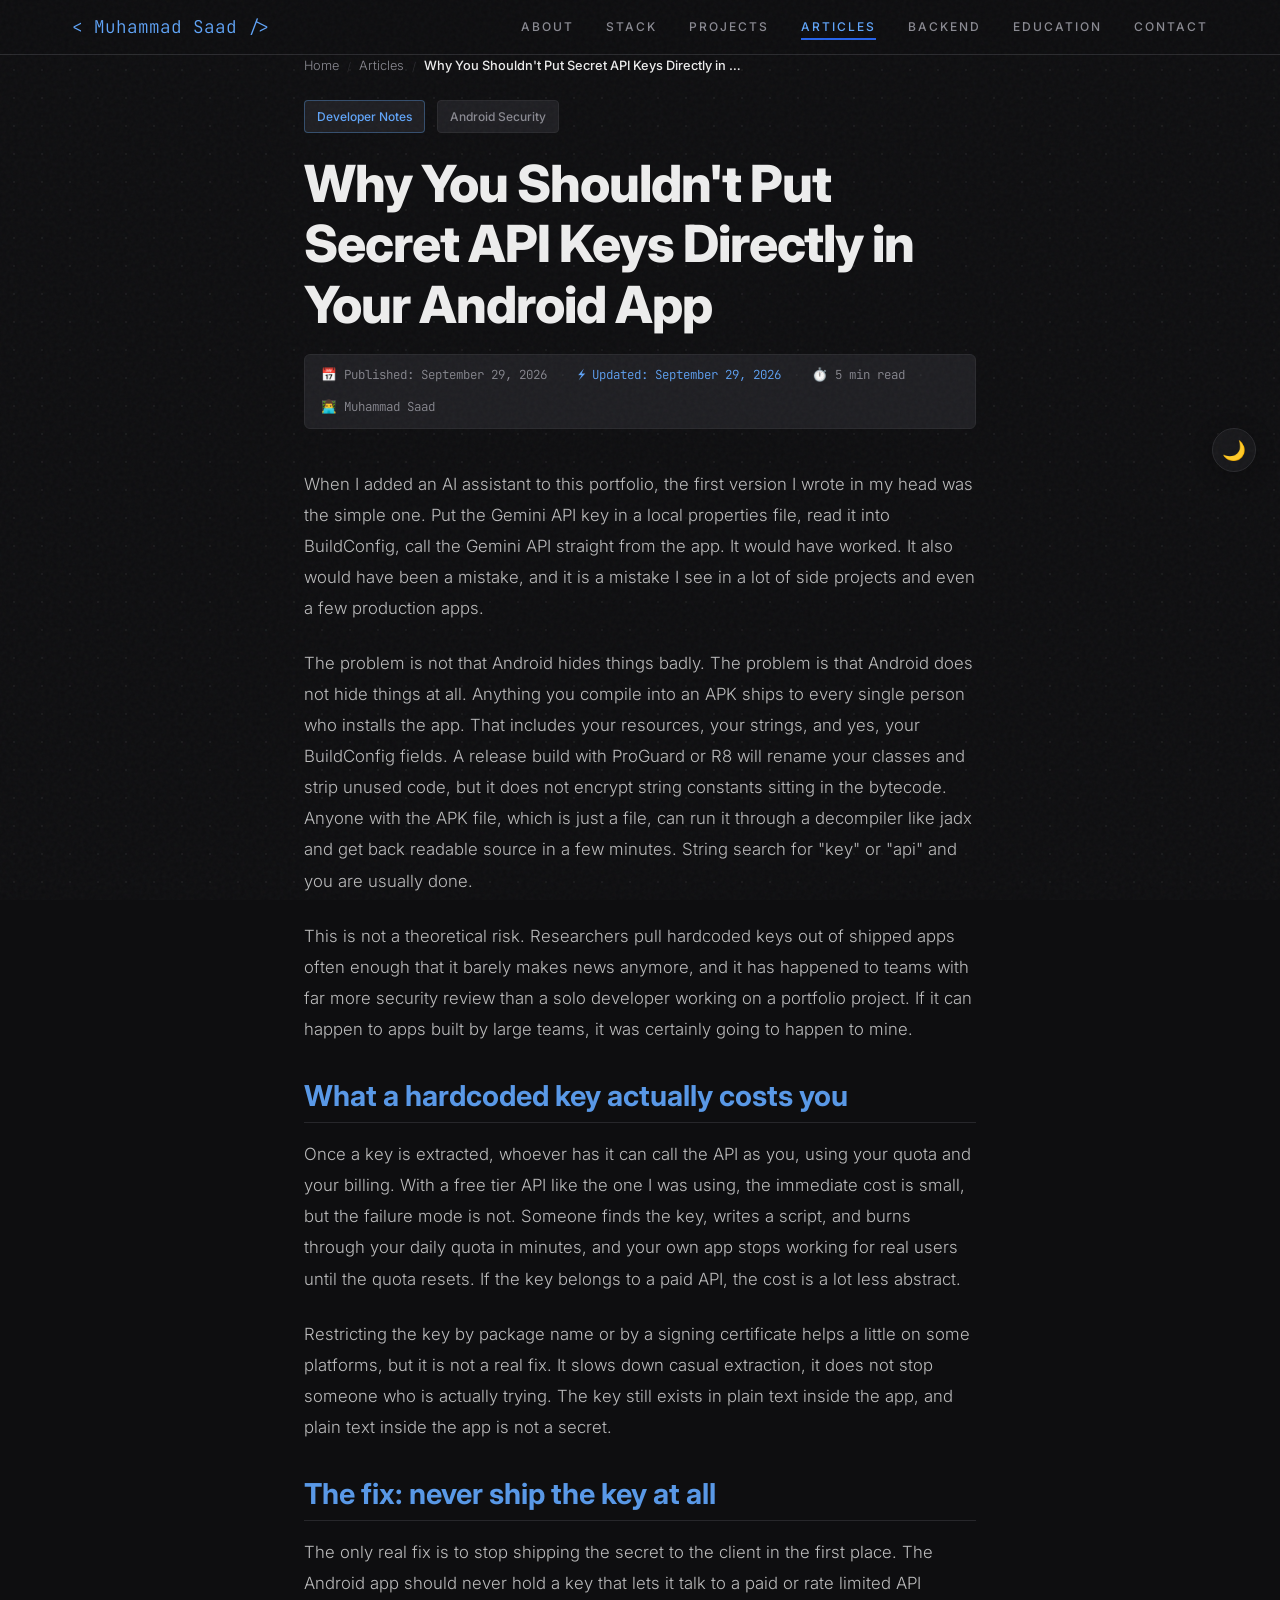
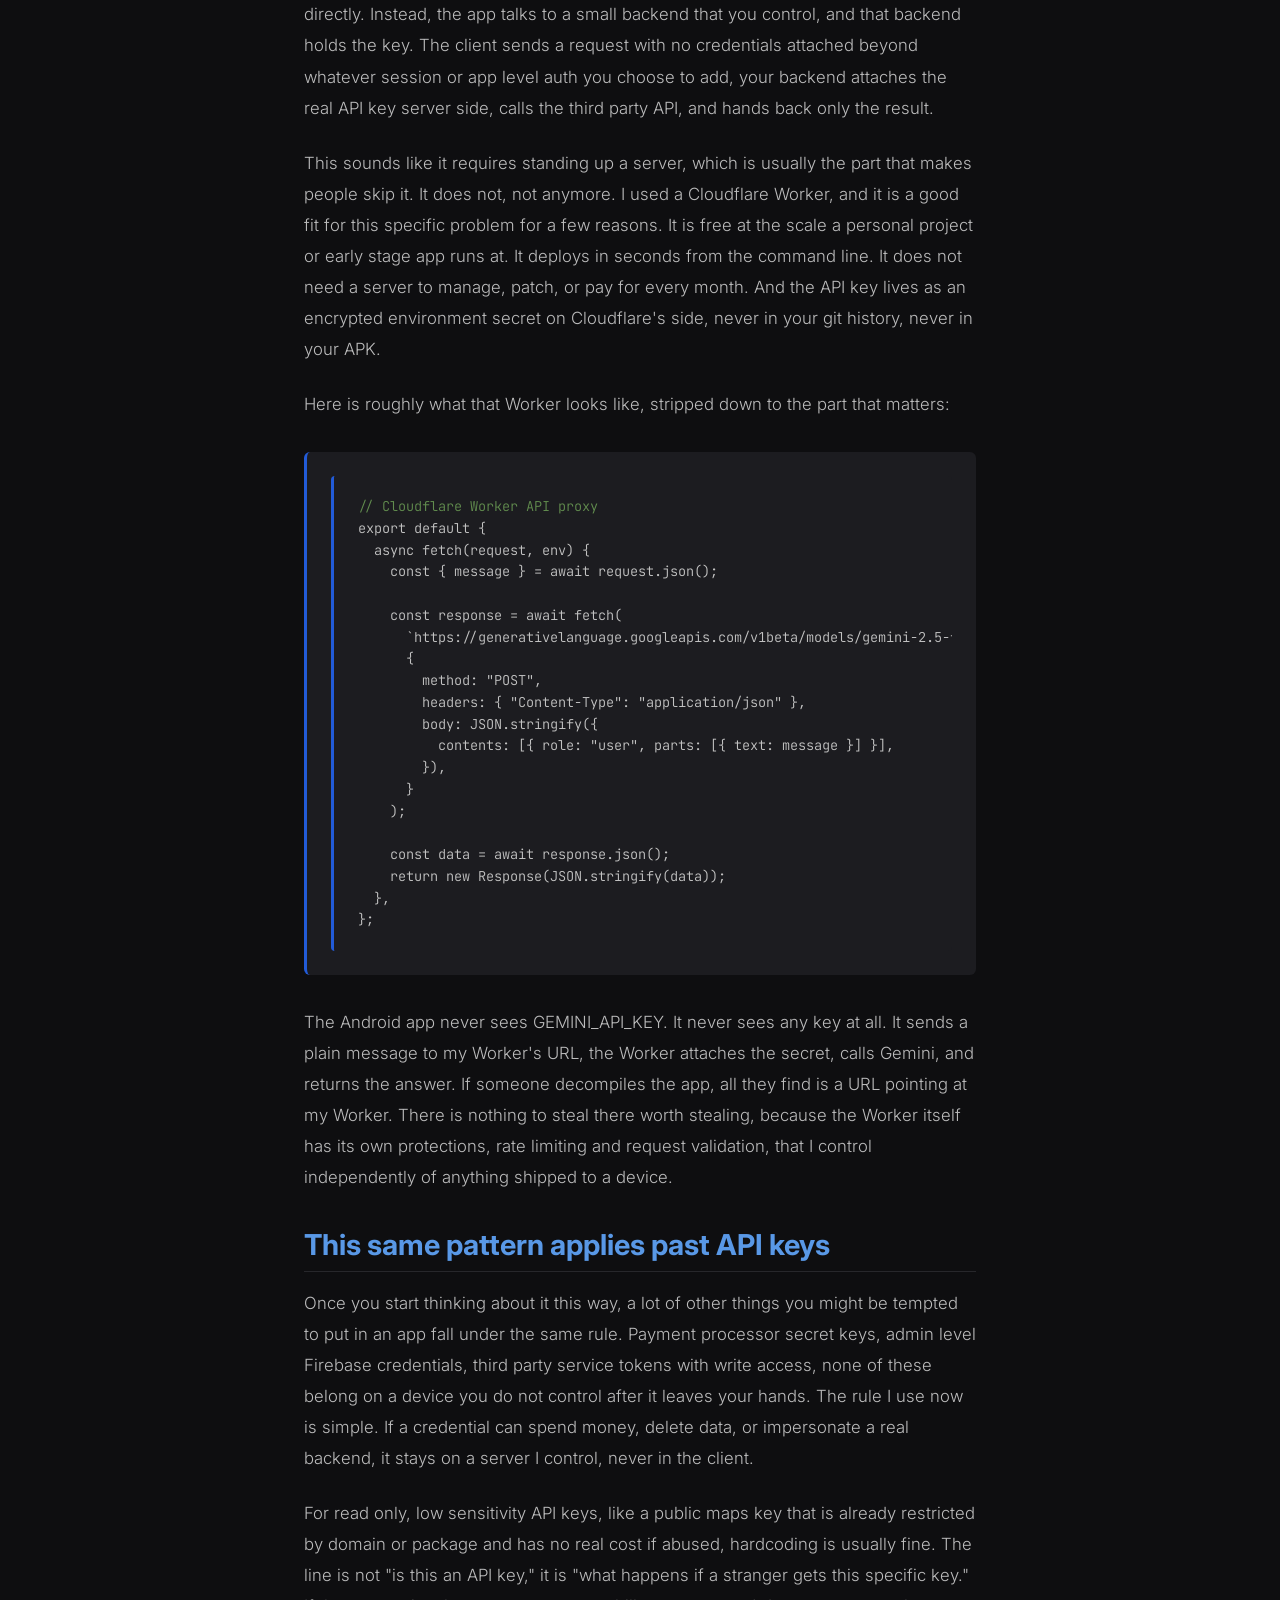
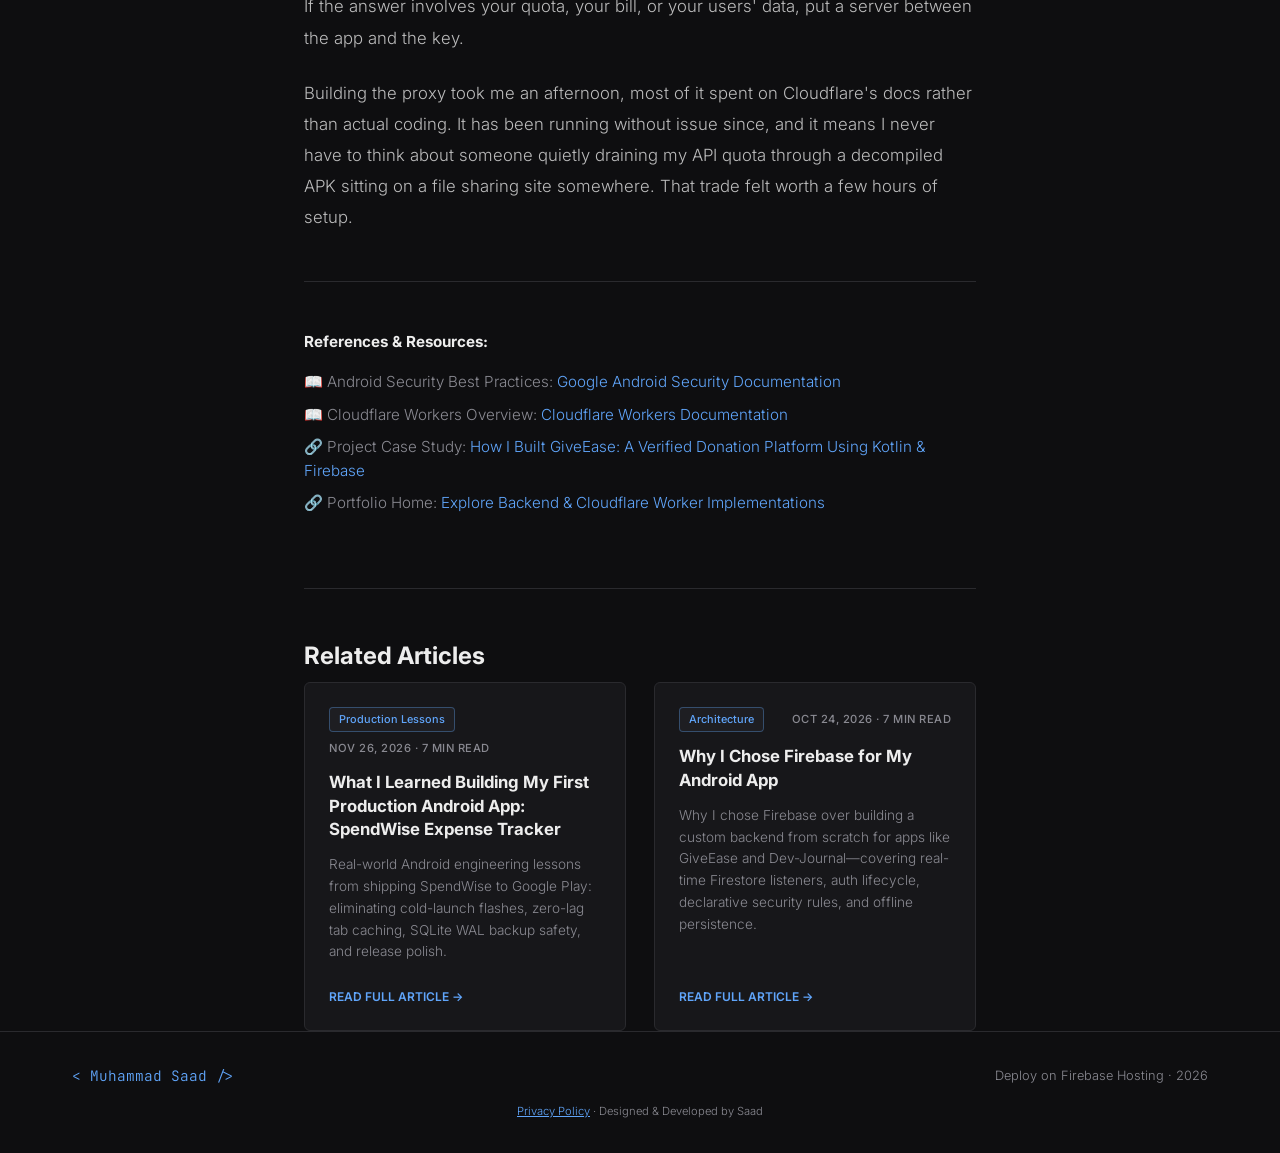
<file: blog/why-you-shouldnt-put-secret-api-keys-in-your-android-app.html>
<!DOCTYPE html>
<html lang="en-US">
<head>
    <meta charset="UTF-8">
    <meta http-equiv="Content-Security-Policy" content="upgrade-insecure-requests">
    <meta name="viewport" content="width=device-width, initial-scale=1.0">
    <title>Why You Shouldn't Put Secret API Keys Directly in Your Android App | Android Developer Blog</title>
    <meta name="description" content="Any API key you put inside an Android app can be pulled out in minutes. Here is what I learned building a proxy with Cloudflare Workers instead.">
    <link rel="canonical" href="https://saadev.site/blog/why-you-shouldnt-put-secret-api-keys-in-your-android-app">
    <link rel="alternate" hreflang="en-us" href="https://saadev.site/blog/why-you-shouldnt-put-secret-api-keys-in-your-android-app">
    <meta property="og:title" content="Why You Shouldn't Put Secret API Keys Directly in Your Android App">
    <meta property="og:description" content="Any API key you put inside an Android app can be pulled out in minutes. Here is what I learned building a proxy with Cloudflare Workers instead.">
    <meta property="og:image" content="https://saadev.site/assets/og-image.jpg">
    <meta property="og:image:width" content="1200">
    <meta property="og:image:height" content="630">
    <meta property="og:url" content="https://saadev.site/blog/why-you-shouldnt-put-secret-api-keys-in-your-android-app">
    <meta property="og:type" content="article">
    <meta name="twitter:card" content="summary_large_image">
    <meta name="twitter:title" content="Why You Shouldn't Put Secret API Keys Directly in Your Android App">
    <meta name="twitter:description" content="Any API key you put inside an Android app can be pulled out in minutes. Here is what I learned building a proxy with Cloudflare Workers instead.">
    <meta name="twitter:image" content="https://saadev.site/assets/og-image.jpg">
    <link rel="preconnect" href="https://fonts.googleapis.com">
    <link rel="preconnect" href="https://fonts.gstatic.com" crossorigin>
    <link href="https://fonts.googleapis.com/css2?family=Inter:wght@300;400;500;600;700;800&family=JetBrains+Mono:wght@400;500;700&display=swap" rel="stylesheet">
    <link rel="icon" type="image/svg+xml" href="/assets/favicon.svg">
    <link rel="apple-touch-icon" sizes="180x180" href="/assets/apple-touch-icon.png">
    <link rel="manifest" href="/manifest.json">
    <link rel="stylesheet" href="/style.css?v=11">
    <script type="application/ld+json">
    {
      "@context": "https://schema.org",
      "@type": "BlogPosting",
      "headline": "Why You Shouldn't Put Secret API Keys Directly in Your Android App",
      "description": "Any API key you put inside an Android app can be pulled out in minutes. Here is what I learned building a proxy with Cloudflare Workers instead.",
      "image": "https://saadev.site/assets/og-image.jpg",
      "author": {
        "@type": "Person",
        "name": "Muhammad Saad",
        "url": "https://saadev.site/"
      },
      "publisher": {
        "@type": "Person",
        "name": "Muhammad Saad",
        "logo": {
          "@type": "ImageObject",
          "url": "https://saadev.site/assets/muhammad-saad-android-developer.webp"
        }
      },
      "datePublished": "2026-09-29",
      "dateModified": "2026-09-29",
      "mainEntityOfPage": "https://saadev.site/blog/why-you-shouldnt-put-secret-api-keys-in-your-android-app",
      "inLanguage": "en-US",
      "keywords": "Android API security, Cloudflare Workers proxy, BuildConfig API key reverse engineering, hide API keys Android, mobile app security best practices"
    }
    </script>
    <script type="application/ld+json">
    {
      "@context": "https://schema.org",
      "@type": "BreadcrumbList",
      "itemListElement": [
        { "@type": "ListItem", "position": 1, "name": "Home", "item": "https://saadev.site/" },
        { "@type": "ListItem", "position": 2, "name": "Articles", "item": "https://saadev.site/blog/" },
        { "@type": "ListItem", "position": 3, "name": "Why You Shouldn't Put Secret API Keys Directly in Your Android App", "item": "https://saadev.site/blog/why-you-shouldnt-put-secret-api-keys-in-your-android-app" }
      ]
    }
    </script>
</head>
<body class="blog-page">

<!-- Navbar -->
<nav class="navbar scrolled">
    <div class="nav-container">
        <a href="/" class="logo">&lt; Muhammad Saad /&gt;</a>
        <div class="nav-links">
            <a href="/#about">ABOUT</a>
            <a href="/#stack">STACK</a>
            <a href="/#projects">PROJECTS</a>
            <a href="/blog/" class="active">ARTICLES</a>
            <a href="/#backend">BACKEND</a>
            <a href="/#education">EDUCATION</a>
            <a href="/#contact">CONTACT</a>
        </div>
        <button class="hamburger" aria-label="Toggle Navigation Menu" type="button">
            <span></span><span></span><span></span>
        </button>
    </div>
</nav>

<main class="article-container section-padding" style="margin-top: 3.5rem;">
    <!-- Breadcrumb Trail -->
    <div class="article-breadcrumb">
        <a href="/">Home</a>
        <span class="breadcrumb-separator">/</span>
        <a href="/blog/">Articles</a>
        <span class="breadcrumb-separator">/</span>
        <span class="breadcrumb-current">Why You Shouldn't Put Secret API Keys Directly in Your Android App</span>
    </div>

    <article class="blog-post">
        <header class="article-header">
            <div class="article-badge-row">
                <span class="badge" style="color: var(--accent-text); border-color: rgba(96, 165, 250, 0.35);">Developer Notes</span>
                <span class="badge" style="color: var(--muted); border-color: var(--border);">Android Security</span>
            </div>
            <h1 class="article-title">
                Why You Shouldn't Put Secret API Keys Directly in Your Android App
            </h1>
            <div class="article-meta-bar">
                <span>📅 Published: September 29, 2026</span>
                <span class="meta-divider">·</span>
                <span style="color: var(--accent-text);">⚡ Updated: September 29, 2026</span>
                <span class="meta-divider">·</span>
                <span>⏱️ 5 min read</span>
                <span class="meta-divider">·</span>
                <span>👨‍💻 Muhammad Saad</span>
            </div>
        </header>

        <section class="article-body">
            <p style="margin-bottom: 1.5rem; opacity: 0.85;">
                When I added an AI assistant to this portfolio, the first version I wrote in my head was the simple one. Put the Gemini API key in a local properties file, read it into BuildConfig, call the Gemini API straight from the app. It would have worked. It also would have been a mistake, and it is a mistake I see in a lot of side projects and even a few production apps.
            </p>

            <p style="margin-bottom: 1.5rem; opacity: 0.85;">
                The problem is not that Android hides things badly. The problem is that Android does not hide things at all. Anything you compile into an APK ships to every single person who installs the app. That includes your resources, your strings, and yes, your BuildConfig fields. A release build with ProGuard or R8 will rename your classes and strip unused code, but it does not encrypt string constants sitting in the bytecode. Anyone with the APK file, which is just a file, can run it through a decompiler like jadx and get back readable source in a few minutes. String search for "key" or "api" and you are usually done.
            </p>

            <p style="margin-bottom: 1.5rem; opacity: 0.85;">
                This is not a theoretical risk. Researchers pull hardcoded keys out of shipped apps often enough that it barely makes news anymore, and it has happened to teams with far more security review than a solo developer working on a portfolio project. If it can happen to apps built by large teams, it was certainly going to happen to mine.
            </p>

            <h2 style="font-family: var(--font-ui); color: var(--android); font-size: 1.8rem; margin: 2rem 0 1rem;">What a hardcoded key actually costs you</h2>

            <p style="margin-bottom: 1.5rem; opacity: 0.85;">
                Once a key is extracted, whoever has it can call the API as you, using your quota and your billing. With a free tier API like the one I was using, the immediate cost is small, but the failure mode is not. Someone finds the key, writes a script, and burns through your daily quota in minutes, and your own app stops working for real users until the quota resets. If the key belongs to a paid API, the cost is a lot less abstract.
            </p>

            <p style="margin-bottom: 1.5rem; opacity: 0.85;">
                Restricting the key by package name or by a signing certificate helps a little on some platforms, but it is not a real fix. It slows down casual extraction, it does not stop someone who is actually trying. The key still exists in plain text inside the app, and plain text inside the app is not a secret.
            </p>

            <h2 style="font-family: var(--font-ui); color: var(--android); font-size: 1.8rem; margin: 2rem 0 1rem;">The fix: never ship the key at all</h2>

            <p style="margin-bottom: 1.5rem; opacity: 0.85;">
                The only real fix is to stop shipping the secret to the client in the first place. The Android app should never hold a key that lets it talk to a paid or rate limited API directly. Instead, the app talks to a small backend that you control, and that backend holds the key. The client sends a request with no credentials attached beyond whatever session or app level auth you choose to add, your backend attaches the real API key server side, calls the third party API, and hands back only the result.
            </p>

            <p style="margin-bottom: 1.5rem; opacity: 0.85;">
                This sounds like it requires standing up a server, which is usually the part that makes people skip it. It does not, not anymore. I used a Cloudflare Worker, and it is a good fit for this specific problem for a few reasons. It is free at the scale a personal project or early stage app runs at. It deploys in seconds from the command line. It does not need a server to manage, patch, or pay for every month. And the API key lives as an encrypted environment secret on Cloudflare's side, never in your git history, never in your APK.
            </p>

            <p style="margin-bottom: 1.5rem; opacity: 0.85;">
                Here is roughly what that Worker looks like, stripped down to the part that matters:
            </p>

            <div style="background: var(--surface2); border-left: 3px solid var(--accent); padding: 1.5rem; margin: 2rem 0; font-family: var(--font-mono); font-size: 0.85rem; border-radius: 6px; overflow-x: auto;">
<pre style="margin: 0; color: #d4d4d4;"><span style="color: #6a9955;">// Cloudflare Worker API proxy</span>
export default {
  async fetch(request, env) {
    const { message } = await request.json();

    const response = await fetch(
      `https://generativelanguage.googleapis.com/v1beta/models/gemini-2.5-flash-lite:generateContent?key=${env.GEMINI_API_KEY}`,
      {
        method: "POST",
        headers: { "Content-Type": "application/json" },
        body: JSON.stringify({
          contents: [{ role: "user", parts: [{ text: message }] }],
        }),
      }
    );

    const data = await response.json();
    return new Response(JSON.stringify(data));
  },
};</pre>
            </div>

            <p style="margin-bottom: 1.5rem; opacity: 0.85;">
                The Android app never sees GEMINI_API_KEY. It never sees any key at all. It sends a plain message to my Worker's URL, the Worker attaches the secret, calls Gemini, and returns the answer. If someone decompiles the app, all they find is a URL pointing at my Worker. There is nothing to steal there worth stealing, because the Worker itself has its own protections, rate limiting and request validation, that I control independently of anything shipped to a device.
            </p>

            <h2 style="font-family: var(--font-ui); color: var(--android); font-size: 1.8rem; margin: 2rem 0 1rem;">This same pattern applies past API keys</h2>

            <p style="margin-bottom: 1.5rem; opacity: 0.85;">
                Once you start thinking about it this way, a lot of other things you might be tempted to put in an app fall under the same rule. Payment processor secret keys, admin level Firebase credentials, third party service tokens with write access, none of these belong on a device you do not control after it leaves your hands. The rule I use now is simple. If a credential can spend money, delete data, or impersonate a real backend, it stays on a server I control, never in the client.
            </p>

            <p style="margin-bottom: 1.5rem; opacity: 0.85;">
                For read only, low sensitivity API keys, like a public maps key that is already restricted by domain or package and has no real cost if abused, hardcoding is usually fine. The line is not "is this an API key," it is "what happens if a stranger gets this specific key." If the answer involves your quota, your bill, or your users' data, put a server between the app and the key.
            </p>

            <p style="margin-bottom: 1.5rem; opacity: 0.85;">
                Building the proxy took me an afternoon, most of it spent on Cloudflare's docs rather than actual coding. It has been running without issue since, and it means I never have to think about someone quietly draining my API quota through a decompiled APK sitting on a file sharing site somewhere. That trade felt worth a few hours of setup.
            </p>
        </section>

        <hr style="border: none; border-top: 1px solid var(--border); margin: 3rem 0;">

        <!-- References / Outbound Citations & EEAT Internal Links -->
        <section class="eeat-citations" style="font-size: 0.95rem; color: var(--muted);">
            <h4 style="color: var(--text); font-family: var(--font-ui); margin-bottom: 1rem;">References &amp; Resources:</h4>
            <ul style="list-style: none; padding: 0;">
                <li style="margin-bottom: 0.5rem;">📖 Android Security Best Practices: <a href="https://developer.android.com/privacy-and-security/security-best-practices" target="_blank" rel="noopener noreferrer" style="color: var(--accent-text);">Google Android Security Documentation</a></li>
                <li style="margin-bottom: 0.5rem;">📖 Cloudflare Workers Overview: <a href="https://developers.cloudflare.com/workers/" target="_blank" rel="noopener noreferrer" style="color: var(--accent-text);">Cloudflare Workers Documentation</a></li>
                <li style="margin-bottom: 0.5rem;">🔗 Project Case Study: <a href="/blog/giveease-case-study" style="color: var(--android);">How I Built GiveEase: A Verified Donation Platform Using Kotlin &amp; Firebase</a></li>
                <li style="margin-bottom: 0.5rem;">🔗 Portfolio Home: <a href="/#backend" style="color: var(--accent-text);">Explore Backend &amp; Cloudflare Worker Implementations</a></li>
            </ul>
        </section>

        <!-- Related Articles Section (Auto-hydrated from posts-data.js) -->
        <section class="related-articles-section">
            <h3 class="related-articles-heading">Related Articles</h3>
            <div class="related-grid" id="related-articles-grid">
                <!-- GiveEase Case Study -->
                <article class="blog-card is-visible">
                    <div class="blog-card-content">
                        <div style="display: flex; align-items: center; justify-content: space-between; margin-bottom: 0.8rem; gap: 0.5rem; flex-wrap: wrap;">
                            <span class="badge" style="font-size: 0.68rem; padding: 0.2rem 0.55rem; color: var(--accent-text); border-color: rgba(96, 165, 250, 0.35);">Case Study</span>
                            <div class="blog-card-meta" style="margin-bottom: 0;">JULY 19, 2026 · 8 MIN READ</div>
                        </div>
                        <h4 class="blog-card-title" style="font-size: 1.05rem; margin-bottom: 0.8rem;">How I Built GiveEase: A Verified Donation Platform Using Kotlin &amp; Firebase</h4>
                        <p class="blog-card-desc">Architecture and implementation breakdown of GiveEase, a verified Android donation app built with Kotlin, Firebase Auth, Cloud Firestore, and clean MVVM patterns.</p>
                        <a href="/blog/giveease-case-study" class="blog-card-link">READ FULL CASE STUDY &rarr;</a>
                    </div>
                </article>

                <!-- SpendWise Case Study -->
                <article class="blog-card is-visible">
                    <div class="blog-card-content">
                        <div style="display: flex; align-items: center; justify-content: space-between; margin-bottom: 0.8rem; gap: 0.5rem; flex-wrap: wrap;">
                            <span class="badge" style="font-size: 0.68rem; padding: 0.2rem 0.55rem; color: var(--accent-text); border-color: rgba(96, 165, 250, 0.35);">Case Study</span>
                            <div class="blog-card-meta" style="margin-bottom: 0;">JUNE 15, 2026 · 6 MIN READ</div>
                        </div>
                        <h4 class="blog-card-title" style="font-size: 1.05rem; margin-bottom: 0.8rem;">SpendWise: Building an Offline-First Expense Tracker with Room Database</h4>
                        <p class="blog-card-desc">Deep dive into building SpendWise, an offline-first Android expense tracker using Room SQLite, Jetpack Compose, Material 3, and Kotlin Flow streams.</p>
                        <a href="/blog/spendwise-case-study" class="blog-card-link">READ FULL CASE STUDY &rarr;</a>
                    </div>
                </article>
            </div>
        </section>
    </article>
</main>

<!-- Dynamic Related Articles Script -->
<script type="module">
    import { getRelatedPosts, formatDate } from '/blog/posts-data.js';
    try {
        const currentSlug = 'why-you-shouldnt-put-secret-api-keys-in-your-android-app';
        const grid = document.getElementById('related-articles-grid');
        const related = getRelatedPosts(currentSlug, 2);
        if (grid && related && related.length > 0) {
            grid.innerHTML = related.map(post => `
                <article class="blog-card is-visible">
                    <div class="blog-card-content">
                        <div style="display: flex; align-items: center; justify-content: space-between; margin-bottom: 0.8rem; gap: 0.5rem; flex-wrap: wrap;">
                            <span class="badge" style="font-size: 0.68rem; padding: 0.2rem 0.55rem; color: var(--accent-text); border-color: rgba(96, 165, 250, 0.35);">${post.category}</span>
                            <div class="blog-card-meta" style="margin-bottom: 0;">${formatDate(post.datePublished).toUpperCase()} · ${post.readTimeMinutes} MIN READ</div>
                        </div>
                        <h4 class="blog-card-title" style="font-size: 1.05rem; margin-bottom: 0.8rem;">${post.title}</h4>
                        <p class="blog-card-desc">${post.excerpt}</p>
                        <a href="/blog/${post.slug}" class="blog-card-link">READ FULL ARTICLE &rarr;</a>
                    </div>
                </article>
            `).join('');
        }
    } catch (e) {
        console.debug('Static related articles fallback active');
    }
</script>

<script>
    document.addEventListener('DOMContentLoaded', () => {
        const hamburger = document.querySelector('.hamburger');
        const navLinks = document.querySelector('.nav-links');
        if (hamburger && navLinks) {
            hamburger.addEventListener('click', () => {
                hamburger.classList.toggle('active');
                navLinks.classList.toggle('active');
            });
        }

        const themeToggle = document.getElementById('theme-toggle');
        if (themeToggle) {
            themeToggle.addEventListener('click', () => {
                const isLight = document.documentElement.classList.toggle('light-mode');
                localStorage.setItem('portfolio-theme', isLight ? 'light' : 'dark');
            });
        }
    });
</script>

<!-- Dark/Light Mode Toggle -->
<button class="theme-toggle" id="theme-toggle" aria-label="Toggle dark/light mode">
    <span class="icon-moon">&#127769;</span>
    <span class="icon-sun">&#9728;&#65039;</span>
</button>

<!-- Footer -->
<footer class="footer">
    <div class="footer-inner">
        <div class="footer-logo">&lt; Muhammad Saad /&gt;</div>
        <div class="footer-right">Deploy on Firebase Hosting · 2026</div>
    </div>
    <div class="footer-center"><a href="/privacy" style="color: var(--accent-text); text-decoration: underline;">Privacy Policy</a> · Designed &amp; Developed by Saad</div>
</footer>

</body>
</html>
</file>
<file: style.css>
:root {
    --bg: #0e0e10;
    --surface: #17171a;
    --surface2: #1e1e22;
    --border: #2a2a2e;
    --text: #ededed;
    --muted: #8a8a92;
    --accent: #2563eb;
    --accent-hover: #1d4ed8;
    --accent-text: #60a5fa;
    --accent-text-hover: #93c5fd;
    --white: #ffffff;
    --font-display: 'Inter', -apple-system, BlinkMacSystemFont, 'Segoe UI', Roboto, Helvetica, Arial, sans-serif;
    --font-ui: 'Inter', -apple-system, BlinkMacSystemFont, 'Segoe UI', Roboto, Helvetica, Arial, sans-serif;
    --font-body: 'Inter', -apple-system, BlinkMacSystemFont, 'Segoe UI', Roboto, Helvetica, Arial, sans-serif;
    --font-mono: 'JetBrains Mono', SFMono-Regular, Menlo, Monaco, Consolas, 'Liberation Mono', 'Courier New', monospace;

    /* Legacy aliases — subpage inline styles reference these */
    --android: var(--accent-text);
    --android-dim: var(--accent-text-hover);
    --firebase: var(--accent-text);
    --firebase-org: var(--accent-text-hover);
}

/* Selection */
::selection { background: var(--accent); color: #fff; }

/* Scrollbar */
::-webkit-scrollbar { width: 6px; }
::-webkit-scrollbar-track { background: var(--bg); }
::-webkit-scrollbar-thumb { background: var(--border); border-radius: 3px; }
::-webkit-scrollbar-thumb:hover { background: var(--accent); }

* { margin:0; padding:0; box-sizing:border-box; }
html { scroll-behavior: smooth; overflow-x: hidden; }

body {
    background: var(--bg);
    color: var(--text);
    font-family: var(--font-body);
    font-weight: 300;
    line-height: 1.6;
    overflow-x: hidden;
}

/* Noise overlay - disabled on mobile devices to prevent expensive CPU rasterization */
body::before {
    content: '';
    position: fixed; top:0; left:0; width:100%; height:100%;
    background-image: url("data:image/svg+xml,%3Csvg viewBox='0 0 256 256' xmlns='http://www.w3.org/2000/svg'%3E%3Cfilter id='noise'%3E%3CfeTurbulence type='fractalNoise' baseFrequency='0.9' numOctaves='4' stitchTiles='stitch'/%3E%3C/filter%3E%3Crect width='100%25' height='100%25' filter='url(%23noise)' opacity='0.035'/%3E%3C/svg%3E");
    pointer-events: none; z-index: 9999;
}
@media (max-width: 768px) {
    body::before { display: none !important; }
}

/* Dot grid */
body::after {
    content: '';
    position: fixed; top:0; left:0; width:100%; height:100%;
    background-image: radial-gradient(var(--border) 1px, transparent 1px);
    background-size: 28px 28px;
    opacity: 0.4;
    pointer-events: none; z-index: -1;
}

a { text-decoration:none; color:inherit; transition: all 0.3s ease; }
img { max-width:100%; display:block; }

.container { max-width:1200px; margin:0 auto; padding:0 2rem; }
.section-padding { padding: 7rem 0; }

/* Scroll animation base with 3D depth */
.reveal {
    opacity: 0;
    transform: perspective(1000px) rotateX(8deg) translateY(24px);
    transform-origin: center bottom;
    transition: opacity 0.7s cubic-bezier(0.16, 1, 0.3, 1), transform 0.7s cubic-bezier(0.16, 1, 0.3, 1);
}
.reveal.is-visible {
    opacity: 1;
    transform: perspective(1000px) rotateX(0deg) translateY(0);
}
.reveal-left {
    opacity: 0;
    transform: perspective(1000px) rotateY(-8deg) translateX(-30px);
    transform-origin: left center;
    transition: opacity 0.7s cubic-bezier(0.16, 1, 0.3, 1), transform 0.7s cubic-bezier(0.16, 1, 0.3, 1);
}
.reveal-left.is-visible {
    opacity: 1;
    transform: perspective(1000px) rotateY(0deg) translateX(0);
}
.reveal-right {
    opacity: 0;
    transform: perspective(1000px) rotateY(8deg) translateX(30px);
    transform-origin: right center;
    transition: opacity 0.7s cubic-bezier(0.16, 1, 0.3, 1), transform 0.7s cubic-bezier(0.16, 1, 0.3, 1);
}
.reveal-right.is-visible {
    opacity: 1;
    transform: perspective(1000px) rotateY(0deg) translateX(0);
}

/* Section labels */
.section-label {
    font-family: var(--font-mono);
    font-size: 0.85rem;
    color: var(--accent-text);
    text-transform: uppercase;
    letter-spacing: 2px;
    margin-bottom: 0.5rem;
}

.section-heading {
    font-family: var(--font-display);
    font-size: clamp(3rem,5vw,4.5rem);
    font-weight: 800;
    color: var(--text);
    letter-spacing: -0.02em;
    margin-bottom: 3rem;
}

/* Buttons with 3D tactile depth */
.btn {
    display: inline-block; padding: 0.85rem 2rem;
    font-family: var(--font-body); font-size: 0.85rem; font-weight: 600;
    text-transform: uppercase; letter-spacing: 1px;
    cursor: pointer;
    border: none;
    transition: transform 0.18s cubic-bezier(0.16, 1, 0.3, 1), box-shadow 0.18s cubic-bezier(0.16, 1, 0.3, 1), background-color 0.18s ease, border-color 0.18s ease, color 0.18s ease;
}
.btn:hover {
    transform: translateY(-2px);
}
.btn:active {
    transform: translateY(0) scale(0.98);
}
.btn-primary {
    background: var(--accent); color: #fff;
    border: 2px solid var(--accent);
    box-shadow: 0 4px 14px rgba(37, 99, 235, 0.25);
}
.btn-primary:hover {
    background: var(--accent-hover); border-color: var(--accent-hover);
    box-shadow: 0 6px 20px rgba(37, 99, 235, 0.4);
}
.btn-ghost {
    background: transparent; color: var(--text);
    border: 2px solid var(--border);
}
.btn-ghost:hover {
    border-color: var(--accent-text); color: var(--accent-text);
    box-shadow: 0 6px 18px rgba(0, 0, 0, 0.15);
}
.btn-resume {
    background: transparent; color: var(--accent-text);
    border: 2px solid var(--accent-text);
}
.btn-resume:hover {
    background: var(--accent); color: #fff;
    border-color: var(--accent);
    box-shadow: 0 6px 20px rgba(37, 99, 235, 0.35);
}
.btn-submit { width: 100%; padding: 1rem; font-size: 0.9rem; cursor: pointer; }
.btn-submit:hover {
    transform: translateY(-2px);
    box-shadow: 0 6px 20px rgba(37, 99, 235, 0.4);
}
.btn-submit:active {
    transform: translateY(0) scale(0.98);
}

/* ===== NAVBAR ===== */
.navbar {
    position:fixed; top:0; left:0; width:100%; z-index:1000;
    padding:1.2rem 0; transition: all 0.3s ease;
}
.navbar.scrolled {
    padding:0.8rem 0;
    background: rgba(14,14,16,0.9);
    backdrop-filter: blur(20px);
    border-bottom: 1px solid var(--border);
}
.nav-container {
    max-width:1200px; margin:0 auto; padding:0 2rem;
    display:flex; justify-content:space-between; align-items:center;
}
.logo { font-family:var(--font-mono); color:var(--accent-text); font-size:1.1rem; }
.nav-links { display:flex; gap:2rem; }
.nav-links a {
    font-family:var(--font-body); font-size:0.75rem; font-weight:500;
    text-transform:uppercase; letter-spacing:2px;
    color:var(--muted); position:relative;
}
.nav-links a::after {
    content:''; position:absolute; bottom:-4px; left:0;
    width:0; height:2px; background:var(--accent);
    transition: width 0.3s ease;
}
.nav-links a:hover { color:var(--text); }
.nav-links a:hover::after, .nav-links a.active::after { width:100%; }
.nav-links a.active { color:var(--accent-text); }

.hamburger { display:none; cursor:pointer; flex-direction:column; gap:5px; z-index:1001; background:none; border:none; padding:0; }
.hamburger span { width:24px; height:2px; background:var(--text); transition:all 0.3s ease; display:block; }
.hamburger.active span:nth-child(1) { transform:translateY(7px) rotate(45deg); }
.hamburger.active span:nth-child(2) { opacity:0; }
.hamburger.active span:nth-child(3) { transform:translateY(-7px) rotate(-45deg); }

/* ===== HERO ===== */
.hero {
    min-height:100vh; display:flex; align-items:center;
    position:relative; padding: 7rem 2rem 4rem 2rem; overflow:hidden;
}
.hero-blob-1, .hero-blob-2 {
    position:absolute; border-radius:50%;
    filter:blur(120px); pointer-events:none;
    transition: transform 0.3s ease-out;
    will-change: transform;
}
.hero-blob-1 {
    width:500px; height:500px; bottom:-100px; left:-100px;
    background: var(--accent); opacity:0.06;
}
.hero-blob-2 {
    width:400px; height:400px; top:-50px; right:-50px;
    background: var(--accent); opacity:0.04;
}
.hero-content { max-width:1200px; margin:0 auto; width:100%; position:relative; z-index:2; }

.typing-tag {
    font-family:var(--font-mono); font-size:1rem; color:var(--accent-text);
    margin-bottom:1.5rem; height:1.5em;
    opacity:0; animation: fadeIn 0.6s forwards 0s;
}
.typing-cursor {
    display:inline-block; width:2px; height:1em;
    background:var(--accent-text); margin-left:2px;
    vertical-align:text-bottom;
    animation: blink 1s step-end infinite;
}

.hero-title {
    font-family:var(--font-display);
    font-size:clamp(2.5rem,10vw,9rem);
    font-weight: 800;
    letter-spacing: -0.04em;
    line-height:0.95; margin-bottom:1.5rem;
}
.hero-line-1 { display:block; color:var(--white); }
.hero-line-2 {
    display:block; color:var(--text);
}
.hero-line-3 {
    display:block; font-size:clamp(1.5rem,3.5vw,3.5rem);
    color:var(--text);
}

.hero-rule {
    width:100px; height:2px; background:var(--accent);
    margin:1.5rem 0;
}

.hero-subtitle {
    font-size:1.1rem; color:var(--muted); max-width:500px;
    font-weight:300; margin-bottom:2rem;
}

.hero-buttons {
    display:flex; gap:1rem;
}

.hero-social {
    position:absolute; bottom:3rem; left:2rem;
    display:flex; flex-direction:column; align-items:center; gap:1rem;
}
.hero-social a {
    font-family:var(--font-body); font-size:0.75rem; font-weight:500; color:var(--muted);
    writing-mode:vertical-rl; letter-spacing:2px;
}
.hero-social a:hover { color:var(--accent-text); }
.hero-social .social-line { width:1px; height:60px; background:var(--border); }

.scroll-indicator {
    position:absolute; bottom:3rem; right:3rem;
    display:flex; flex-direction:column; align-items:center; gap:0.5rem;
    opacity:0; animation: fadeUp 0.6s forwards 1.5s;
}
.scroll-indicator span {
    writing-mode:vertical-rl; font-family:var(--font-body);
    font-size:0.7rem; font-weight:500; color:var(--muted); letter-spacing:3px;
}
.scroll-indicator .pulse-line {
    width:1px; height:40px;
    background:linear-gradient(to bottom, var(--accent), transparent);
    animation: pulseDown 2s infinite;
}

/* ===== ABOUT ===== */
.about-grid { display:grid; grid-template-columns:55% 45%; gap:3rem; align-items:start; }
.about-text-p { font-size:1.05rem; color:var(--text); margin-bottom:1.5rem; opacity:0.85; }

/* Avatar */
.avatar-wrapper {
    position:relative; width:140px; height:140px; margin-bottom:2rem;
}
.avatar-img {
    width:140px; height:140px; border-radius:50%; object-fit:cover;
    border:3px solid var(--accent); position:relative; z-index:1;
}
.avatar-border {
    position:absolute; top:-6px; left:-6px; width:152px; height:152px;
    border-radius:50%; border:2px dashed var(--border);
    animation: spin 12s linear infinite;
}
@keyframes spin { from{transform:rotate(0deg)} to{transform:rotate(360deg)} }

.stat-row { display:flex; gap:1rem; margin-top:2rem; }
.stat-box {
    background:var(--surface); border:1px solid var(--border);
    padding:1rem 1.2rem; flex:1; transition: border-color 0.3s;
}
.stat-box:hover { border-color:var(--accent); }
.stat-box .stat-val {
    font-family:var(--font-display); font-size:2rem; font-weight:700; color:var(--accent-text);
}
.stat-box .stat-label {
    font-family:var(--font-body); font-size:0.7rem; color:var(--muted);
    text-transform:uppercase; letter-spacing:1px;
}

/* Terminal (simplified) */
.terminal {
    background:var(--surface); border:1px solid var(--border);
    border-radius:8px; overflow:hidden;
}
.terminal-bar {
    background:var(--surface2); padding:0.6rem 1rem;
    display:flex; align-items:center;
    border-bottom: 1px solid var(--border);
}
.terminal-dot { display:none; }
.terminal-path { font-family:var(--font-mono); font-size:0.75rem; color:var(--muted); }

.terminal-body {
    padding:1.5rem; font-family:var(--font-mono); font-size:0.85rem; line-height:2;
}
.terminal-body .cmd { color:var(--muted); }
.terminal-body .out { color:var(--text); margin-left:1rem; }
.terminal-cursor {
    display:none;
}

/* ===== SKILLS ===== */
.skills-section { background:var(--surface); }
.skills-three-col {
    display:grid; grid-template-columns:repeat(3,1fr); gap:2rem;
}
.skill-group-card {
    background:var(--bg); border:1px solid var(--border);
    padding:2rem; border-radius:4px; transition: border-color 0.3s;
}
.skill-group-card:hover { border-color:var(--accent); }

.panel-header {
    display:flex; align-items:center; gap:0.8rem;
    margin-bottom:1.5rem;
}
.panel-header h3 {
    font-family:var(--font-ui); font-size:1.1rem; font-weight:700;
    color: var(--text);
}

.pill-grid { display:flex; flex-wrap:wrap; gap:0.8rem; }

/* Unified badge system */
.badge,
.pill,
.lang-pill,
.android-pill,
.tool-pill,
.project-tags span,
.service-tag,
.cert-badge {
    font-family: var(--font-body);
    font-size: 0.75rem;
    font-weight: 500;
    padding: 0.35rem 0.75rem;
    background: var(--surface2);
    border: 1px solid var(--border);
    color: var(--text);
    border-radius: 4px;
    display: inline-block;
    transition: border-color 0.2s ease;
    cursor: default;
    box-shadow: none;
}
.badge:hover,
.pill:hover,
.lang-pill:hover,
.android-pill:hover,
.tool-pill:hover,
.project-tags span:hover,
.service-tag:hover,
.cert-badge:hover {
    border-color: var(--accent);
}

/* ===== PROJECTS ===== */
.project-item {
    display:grid; grid-template-columns:1fr 1fr; gap:3rem;
    align-items:center; padding:4rem 0;
    border-bottom:1px solid var(--border);
    transition: border-color 0.35s ease;
}
.project-item:hover {
    border-bottom-color: rgba(37, 99, 235, 0.35);
}
.project-item.reverse { direction:rtl; }
.project-item.reverse > * { direction:ltr; }

.project-number {
    font-family:var(--font-display); font-size:8rem; font-weight:800;
    color:var(--surface2); line-height:1; margin-bottom:-1rem;
    position:relative; z-index:0;
    transition: color 0.4s ease, transform 0.4s cubic-bezier(0.16, 1, 0.3, 1);
    user-select: none;
}
.project-item:hover .project-number {
    color: rgba(37, 99, 235, 0.16);
    transform: translateY(-3px);
}
.project-name {
    font-family:var(--font-ui); font-size:2rem; font-weight:800;
    margin-bottom:0.5rem;
}
.project-desc { color:var(--muted); margin-bottom:1rem; font-size:1rem; }
.project-meta {
    font-family:var(--font-body); font-size:0.75rem; font-weight:500; color:var(--muted);
    margin-bottom:1rem; letter-spacing:1px;
}
.project-meta span { color:var(--text); }

.project-tags { display:flex; flex-wrap:wrap; gap:0.5rem; margin-bottom:1.5rem; }
.project-tags span {
    font-family:var(--font-body); font-size:0.75rem; font-weight:500;
    padding:0.3rem 0.7rem;
    background: var(--surface2);
    border:1px solid var(--border);
    color:var(--text);
}

/* Project challenge block */
.project-challenge {
    background:var(--surface); border-left:2px solid var(--accent);
    padding:0.8rem 1rem; margin-bottom:1rem;
    font-size:0.9rem; color:var(--muted); line-height:1.6;
    transition: background 0.3s ease, border-left-color 0.3s ease;
}
.project-item:hover .project-challenge {
    background: var(--surface2);
    border-left-color: var(--accent-hover);
}
.challenge-label {
    color:var(--accent-text); font-family:var(--font-mono);
    font-size:0.8rem; font-weight:700; margin-right:0.3rem;
}

.project-actions {
    display:flex; gap:1.5rem; align-items:center; flex-wrap:wrap;
}

.project-link {
    font-family:var(--font-body); font-size:0.85rem; font-weight:500;
    color:var(--accent-text); position:relative; display:inline-flex;
    align-items: center;
    gap: 0.2rem;
    transition: color 0.2s ease, transform 0.2s ease;
}
.project-link:hover {
    color: var(--accent-text-hover);
    transform: translateX(3px);
}
.project-link::after {
    content:''; position:absolute; bottom:-2px; left:0;
    width:0; height:1px; background:var(--accent-text);
    transition: width 0.3s;
}
.project-link:hover::after { width:100%; }

.download-link {
    color:var(--accent-text);
}
.download-link::after {
    background:var(--accent-text);
}
.download-link:hover {
    color:var(--accent-text-hover);
}

.project-mockup {
    background:var(--surface); border:1px solid var(--border);
    border-radius:22px; max-width:260px; padding: 10px;
    margin:0 auto; display:block; position:relative;
    box-shadow: 0 16px 45px rgba(0,0,0,0.35);
    cursor: pointer;
    transition: transform 0.35s cubic-bezier(0.16, 1, 0.3, 1), box-shadow 0.35s ease, border-color 0.3s ease;
}
.project-mockup:hover {
    transform: translateY(-8px);
    border-color: rgba(37, 99, 235, 0.55);
    box-shadow: 0 24px 60px rgba(0, 0, 0, 0.45), 0 0 30px rgba(37, 99, 235, 0.16);
}
.project-mockup .mockup-inner {
    width:100%; border-radius:14px; overflow:hidden;
    background: linear-gradient(135deg, var(--surface2), var(--border));
    font-family:var(--font-mono); font-size:0.8rem; color:var(--muted);
}
.project-mockup .mockup-inner img {
    width: 100%; height: auto; display: block;
    transition: transform 0.45s cubic-bezier(0.16, 1, 0.3, 1);
}
.project-mockup:hover .mockup-inner img {
    transform: scale(1.03);
}

/* ===== FIREBASE SHOWCASE ===== */
.backend-section { background:var(--surface); }
.backend-sub {
    color:var(--muted); font-size:1rem; margin-top:-2rem;
    margin-bottom:3rem; max-width:600px;
}
.backend-grid {
    display:grid; grid-template-columns:repeat(3,1fr); gap:1.5rem;
    perspective: 1000px;
}
.service-card {
    background:var(--bg); border:1px solid var(--border);
    border-left:2px solid var(--accent);
    padding:1.5rem;
    transform-style: preserve-3d;
    transition: border-color 0.3s ease;
}
.service-card:hover {
    border-color:var(--accent);
}
.service-card h3, .service-card h4 {
    font-family:var(--font-ui); font-size:1.1rem; font-weight:700;
    color:var(--accent-text); margin-bottom:0.5rem;
}
.service-card p { color:var(--muted); font-size:0.9rem; }
.service-card .service-tag {
    display:inline-block; margin-top:0.8rem;
    font-family:var(--font-body); font-size:0.65rem; font-weight:500;
    padding:0.2rem 0.5rem; background:var(--surface2);
    border: 1px solid var(--border);
    color:var(--muted); text-transform:uppercase; letter-spacing:1px;
}

/* ===== CONTACT ===== */
.contact-section { position:relative; overflow:hidden; }
.contact-blob {
    position:absolute; width:500px; height:500px;
    border-radius:50%; filter:blur(120px); pointer-events:none;
    top:50%; left:50%; transform:translate(-50%,-50%);
    background: var(--accent);
    opacity:0.05;
}
.contact-inner { position:relative; z-index:2; text-align:center; }
.contact-heading {
    font-family:var(--font-display);
    font-size:clamp(3rem,6vw,5.5rem);
    font-weight: 800;
    letter-spacing: -0.02em;
    line-height:1;
    margin-bottom:1.5rem;
}
.contact-heading .outline {
    color:var(--text);
}
.contact-sub { color:var(--muted); font-size:1.1rem; margin-bottom:3rem; max-width:500px; margin-left:auto; margin-right:auto; }

/* Contact Grid */
.contact-grid {
    display:grid; grid-template-columns:1fr 1fr; gap:3rem;
    text-align:left;
}
.contact-links-col {
    display:flex; flex-direction:column; gap:1rem;
}
.contact-box {
    background:var(--surface); border:1px solid var(--border);
    padding:1.5rem; text-align:center;
    transition: all 0.3s ease;
}
.contact-box:hover {
    border-color:var(--accent); transform:translateY(-4px);
    box-shadow: 0 10px 30px rgba(37,99,235,0.08);
}
.contact-box .cb-icon {
    font-size:1.5rem; margin-bottom:0.5rem; color:var(--muted);
    transition: color 0.3s;
}
.contact-box:hover .cb-icon { color:var(--accent-text); }
.contact-box .cb-label {
    font-family:var(--font-body); font-size:0.7rem; font-weight:500; color:var(--muted);
    margin-bottom:0.2rem; word-break:break-all;
}
.contact-box .cb-link {
    font-family:var(--font-body); font-size:0.75rem; font-weight:600; color:var(--accent-text);
    text-transform:uppercase; letter-spacing:1px;
}

/* Contact Form */
.contact-form-wrapper {
    background:var(--surface); border:1px solid var(--border);
    padding:2rem; border-radius:4px;
}
.form-group { margin-bottom:1.5rem; }
.form-group label {
    display:block; font-family:var(--font-body); font-size:0.8rem; font-weight:500;
    color:var(--muted); text-transform:uppercase; letter-spacing:1px;
    margin-bottom:0.5rem;
}
.form-group input, .form-group textarea {
    width:100%; padding:0.8rem 1rem;
    background:var(--bg); border:1px solid var(--border);
    color:var(--text); font-family:var(--font-body); font-size:0.95rem;
    outline:none; transition: border-color 0.3s; resize:vertical;
}
.form-group input:focus, .form-group textarea:focus {
    border-color:var(--accent);
    box-shadow: 0 0 0 2px rgba(37,99,235,0.1);
}
.form-group input::placeholder, .form-group textarea::placeholder {
    color:var(--muted); opacity:0.6;
}

/* ===== EDUCATION ===== */
.edu-grid {
    display:grid; grid-template-columns:1fr 1fr; gap:3rem;
}
.edu-card {
    background:var(--surface); border:1px solid var(--border);
    padding:2rem; border-radius:4px;
}
.edu-card-title {
    font-family:var(--font-ui); font-size:1.4rem; font-weight:700;
    color:var(--text); margin-bottom:1.5rem;
    padding-bottom:0.8rem; border-bottom:1px solid var(--border);
}
.edu-degree {
    font-family:var(--font-ui); font-size:1.1rem; font-weight:700;
    color:var(--accent-text); margin-bottom:0.3rem;
}
.edu-uni {
    font-size:1rem; color:var(--text); margin-bottom:0.2rem;
}
.edu-year {
    font-family:var(--font-body); font-size:0.8rem; font-weight:500;
    color:var(--muted); margin-bottom:1rem;
}
.edu-details p {
    font-size:0.9rem; color:var(--muted); margin-bottom:0.4rem; line-height:1.6;
}
.edu-label {
    color:var(--text); font-weight:500;
}

/* Certifications */
.cert-list { display:flex; flex-direction:column; gap:1rem; }
.cert-item {
    display:flex; align-items:center; justify-content:space-between; flex-wrap:wrap; gap:0.75rem 1rem;
    padding:0.8rem 1rem; background:var(--bg);
    border:1px solid var(--border); transition: border-color 0.3s;
}
.cert-item:hover { border-color:var(--accent); }
.cert-main {
    display:flex; align-items:center; gap:0.9rem; flex:1; min-width:200px;
}
.cert-actions {
    display:flex; align-items:center; gap:0.5rem; flex-shrink:0;
}
.cert-action-btn {
    display:inline-flex; align-items:center; gap:0.25rem;
    font-family:var(--font-mono); font-size:0.72rem; font-weight:600;
    padding:0.32rem 0.65rem; border-radius:4px;
    background:var(--surface2); color:var(--accent-text);
    border:1px solid var(--border); text-decoration:none;
    cursor:pointer; transition:all 0.2s ease; white-space:nowrap;
}
.cert-action-btn:hover {
    border-color:var(--accent); background:var(--accent); color:#ffffff;
}
.cert-badge {
    font-family:var(--font-body); font-size:0.7rem; font-weight:700;
    padding:0.3rem 0.6rem; background:var(--surface2);
    border: 1px solid var(--border);
    color:var(--text); text-transform:uppercase;
    letter-spacing:1px; white-space:nowrap;
}
.cert-name {
    font-size:0.9rem; color:var(--text);
}

/* ===== FOOTER ===== */
.footer {
    border-top:1px solid var(--border); padding:2rem 0;
}
.footer-inner {
    max-width:1200px; margin:0 auto; padding:0 2rem;
    display:flex; justify-content:space-between; align-items:center;
}
.footer-logo { font-family:var(--font-mono); color:var(--accent-text); font-size:0.9rem; }
.footer-right { font-family:var(--font-body); color:var(--muted); font-size:0.8rem; }
.footer-center {
    text-align:center; padding:1rem 2rem 0;
    font-family:var(--font-body); font-size:0.7rem; color:var(--muted);
}

/* Keyframes */
@keyframes fadeIn {
    from { opacity:0; }
    to { opacity:1; }
}
@keyframes fadeUp {
    from { opacity:0; transform:translateY(25px); }
    to { opacity:1; transform:translateY(0); }
}
@keyframes blink { 0%,100%{opacity:1} 50%{opacity:0} }
@keyframes expandWidth { from{width:0} to{width:200px} }
@keyframes pulseDown {
    0%{opacity:1;transform:translateY(0)}
    100%{opacity:0;transform:translateY(15px)}
}

/* ===== RESPONSIVE ===== */
@media(max-width:900px) {
    .about-grid { grid-template-columns:1fr; }
    .skills-three-col { grid-template-columns:1fr; }
    .project-item, .project-item.reverse { grid-template-columns:1fr; }
    .project-mockup { max-width:200px; margin-top:1rem; }
    .backend-grid { grid-template-columns:1fr 1fr; }
    .stat-row { flex-direction:column; }
    .edu-grid { grid-template-columns:1fr; }
    .contact-grid { grid-template-columns:1fr; }
}
@media(max-width:768px) {
    .nav-links {
        position:fixed; top:0; right:-100%; width:70%; height:100vh;
        background:rgba(14,14,16,0.98); flex-direction:column;
        align-items:center; justify-content:center; gap:2rem;
        transition: right 0.4s ease;
    }
    .nav-links.active { right:0; }
    .hamburger { display:flex; }
    .hero-title { font-size:clamp(3rem,8vw,5rem); }
    .hero-buttons { flex-direction:column; }
    .btn { text-align:center; }
    .hero-social, .scroll-indicator, .hero-blob-1, .hero-blob-2 { display:none !important; }
    .contact-grid { grid-template-columns:1fr; }
    .contact-box { width:100%; }
    .footer-inner { flex-direction:column; gap:0.5rem; text-align:center; }
    .backend-grid { grid-template-columns:1fr; }
    .section-heading { font-size:2.5rem; }
    .testimonials-grid { grid-template-columns: 1fr; }
    .container { padding: 0 1.25rem; }
}

/* Blog Cards Section */
.blog-grid {
    display: grid;
    grid-template-columns: repeat(3, 1fr);
    gap: 2rem;
    margin-top: 3rem;
    width: 100%;
    box-sizing: border-box;
}

@media (max-width: 1024px) {
    .blog-grid {
        grid-template-columns: repeat(2, 1fr);
        gap: 1.5rem;
    }
}

@media (max-width: 640px) {
    .blog-grid {
        grid-template-columns: 1fr;
        gap: 1.25rem;
        margin-top: 2rem;
    }
}

.blog-card {
    background: var(--surface);
    border: 1px solid var(--border);
    border-radius: 6px;
    overflow: hidden;
    transition: all 0.3s ease;
    display: flex;
    flex-direction: column;
    height: 100%;
    width: 100%;
    max-width: 100%;
    box-sizing: border-box;
}
.blog-card:hover {
    border-color: var(--accent);
    transform: translateY(-5px);
    box-shadow: 0 10px 30px rgba(37, 99, 235, 0.05);
}
.blog-card-content {
    padding: 1.5rem;
    display: flex;
    flex-direction: column;
    flex-grow: 1;
    width: 100%;
    box-sizing: border-box;
}
@media (max-width: 640px) {
    .blog-card-content {
        padding: 1.25rem;
    }
}
.blog-card-meta {
    font-family: var(--font-body);
    font-size: 0.7rem;
    font-weight: 500;
    color: var(--muted);
    margin-bottom: 0.5rem;
    letter-spacing: 0.5px;
}
.blog-card-title {
    font-family: var(--font-ui);
    font-size: 1.1rem;
    font-weight: 700;
    color: var(--text);
    margin-bottom: 0.8rem;
    line-height: 1.4;
    word-break: break-word;
    overflow-wrap: break-word;
}
.blog-card-desc {
    font-size: 0.85rem;
    color: var(--muted);
    margin-bottom: 1.5rem;
    line-height: 1.6;
    flex-grow: 1;
    word-break: break-word;
    overflow-wrap: break-word;
}
.blog-card-link {
    font-family: var(--font-body);
    font-size: 0.75rem;
    font-weight: 600;
    color: var(--accent-text);
    margin-top: auto;
    display: inline-flex;
    align-items: center;
    gap: 0.5rem;
}
.blog-card-link:hover {
    color: var(--accent-text-hover);
}

/* Testimonials Section */
.testimonials-grid {
    display: grid;
    grid-template-columns: repeat(2, 1fr);
    gap: 2rem;
    margin-top: 3rem;
    perspective: 1000px;
}
.testimonial-card {
    background: var(--surface);
    border: 1px solid var(--border);
    border-radius: 6px;
    padding: 2rem;
    position: relative;
    transform-style: preserve-3d;
    transition: border-color 0.3s;
}
.testimonial-card:hover {
    border-color: var(--accent);
}
.testimonial-quote {
    font-size: 0.9rem;
    color: var(--text);
    line-height: 1.7;
    margin-bottom: 1.5rem;
    font-style: italic;
}
.testimonial-author {
    display: flex;
    flex-direction: column;
}
.testimonial-name {
    font-family: var(--font-ui);
    font-weight: 700;
    font-size: 0.95rem;
    color: var(--accent-text);
}
.testimonial-title {
    font-size: 0.75rem;
    color: var(--muted);
    margin-top: 0.2rem;
}

/* Social Share Buttons */
.project-share {
    display: flex;
    gap: 0.5rem;
    align-items: center;
    margin-top: 1rem;
}
.share-label {
    font-family: var(--font-body);
    font-size: 0.7rem;
    font-weight: 500;
    color: var(--muted);
}
.share-btn {
    padding: 0.25rem 0.5rem;
    border: 1px solid var(--border);
    font-family: var(--font-body);
    font-size: 0.65rem;
    font-weight: 500;
    color: var(--muted);
    cursor: pointer;
    background: transparent;
    transition: all 0.3s;
    text-transform: uppercase;
}
.share-btn:hover {
    color: var(--accent-text);
    border-color: var(--accent-text);
}

/* ===== OPEN TO WORK BADGE ===== */
.otw-badge {
    display: inline-flex;
    align-items: center;
    gap: 0.6rem;
    padding: 0.45rem 1.1rem;
    background: var(--surface2);
    border: 1px solid var(--border);
    border-radius: 50px;
    font-family: var(--font-body);
    font-size: 0.72rem;
    font-weight: 500;
    color: var(--text);
    text-transform: uppercase;
    letter-spacing: 1.5px;
    margin-top: 0.5rem;
    margin-bottom: 1.2rem;
    opacity: 0;
    animation: fadeIn 0.6s forwards 0.1s;
}
.otw-dot {
    width: 8px;
    height: 8px;
    background: var(--accent);
    border-radius: 50%;
    position: relative;
}
.otw-dot::before {
    content: '';
    position: absolute;
    top: 50%;
    left: 50%;
    transform: translate(-50%, -50%);
    width: 8px;
    height: 8px;
    background: var(--accent);
    border-radius: 50%;
    animation: otwPulse 2s ease-in-out infinite;
}
@keyframes otwPulse {
    0%, 100% { transform: translate(-50%, -50%) scale(1); opacity: 1; }
    50% { transform: translate(-50%, -50%) scale(2.5); opacity: 0; }
}

/* ===== ANIMATED STATS COUNTER ===== */
.stats-section {
    padding: 4rem 0;
    border-top: 1px solid var(--border);
    border-bottom: 1px solid var(--border);
    background: linear-gradient(180deg, rgba(37, 99, 235, 0.02) 0%, transparent 100%);
}
.stats-grid {
    display: grid;
    grid-template-columns: repeat(4, 1fr);
    gap: 2rem;
    text-align: center;
}
.stat-counter-box {
    padding: 2rem 1rem;
    position: relative;
}
.stat-counter-box::after {
    content: '';
    position: absolute;
    right: 0;
    top: 25%;
    height: 50%;
    width: 1px;
    background: var(--border);
}
.stat-counter-box:last-child::after { display: none; }
.stat-counter-val {
    font-family: var(--font-display);
    font-size: clamp(3rem, 5vw, 4.5rem);
    font-weight: 700;
    color: var(--accent-text);
    line-height: 1;
    margin-bottom: 0.5rem;
}
.stat-counter-val .stat-suffix {
    font-size: 0.6em;
    color: var(--accent-text);
}
.stat-counter-label {
    font-family: var(--font-body);
    font-size: 0.75rem;
    font-weight: 500;
    color: var(--muted);
    text-transform: uppercase;
    letter-spacing: 2px;
}

/* ===== DARK/LIGHT MODE TOGGLE ===== */
.theme-toggle {
    position: fixed;
    top: 50%;
    right: 1.5rem;
    transform: translateY(-50%);
    z-index: 999;
    width: 44px;
    height: 44px;
    border-radius: 50%;
    background: var(--surface);
    border: 1px solid var(--border);
    display: flex;
    align-items: center;
    justify-content: center;
    cursor: pointer;
    font-size: 1.2rem;
    transition: all 0.4s ease;
    box-shadow: 0 4px 20px rgba(0,0,0,0.3);
}
.theme-toggle:hover {
    border-color: var(--accent);
    transform: translateY(-50%) scale(1.1);
    box-shadow: 0 4px 25px rgba(37, 99, 235, 0.15);
}
.theme-toggle .icon-sun { display: none; }
.theme-toggle .icon-moon { display: block; }

/* ===== LIGHT MODE — variable overrides only ===== */
html.light-mode {
    --bg: #ffffff;
    --surface: #f7f7f8;
    --surface2: #f0f0f2;
    --border: #e2e2e6;
    --text: #18181b;
    --muted: #6b6b76;
    --accent: #2563eb;
    --accent-hover: #1d4ed8;
    --accent-text: #1d4ed8;
    --accent-text-hover: #1e40af;
    --white: #18181b;
}
html.light-mode body::before { opacity: 0.01; }
html.light-mode body::after { opacity: 0.15; }
html.light-mode .theme-toggle .icon-sun { display: block; }
html.light-mode .theme-toggle .icon-moon { display: none; }
html.light-mode .navbar.scrolled { background: rgba(255, 255, 255, 0.92); }
html.light-mode .nav-links { background: rgba(255, 255, 255, 0.98); }
html.light-mode ::selection { background: var(--accent); color: #fff; }

/* ===== GITHUB HEATMAP ===== */
.github-section {
    padding: 5rem 0;
}
.github-heatmap-wrapper {
    background: var(--surface);
    border: 1px solid var(--border);
    border-radius: 8px;
    padding: 2rem;
    margin-top: 2rem;
    overflow-x: auto;
}
.github-heatmap {
    display: grid;
    grid-template-columns: repeat(52, 1fr);
    grid-template-rows: repeat(7, 1fr);
    gap: 3px;
    min-width: 680px;
}
.gh-cell {
    width: 12px;
    height: 12px;
    border-radius: 2px;
    background: var(--surface2);
    transition: all 0.3s ease;
}
.gh-cell.l1 { background: rgba(37, 99, 235, 0.15); }
.gh-cell.l2 { background: rgba(37, 99, 235, 0.3); }
.gh-cell.l3 { background: rgba(37, 99, 235, 0.55); }
.gh-cell.l4 { background: var(--accent); }
.gh-cell:hover { transform: scale(1.8); box-shadow: 0 0 8px rgba(37, 99, 235, 0.4); }

.github-stats-row {
    display: flex;
    gap: 2rem;
    margin-top: 1.5rem;
    flex-wrap: wrap;
}
.github-stat {
    font-family: var(--font-mono);
    font-size: 0.75rem;
    color: var(--muted);
}
.github-stat strong {
    color: var(--accent-text);
    font-size: 1.1rem;
    margin-right: 0.3rem;
}
.github-link-btn {
    display: inline-flex;
    align-items: center;
    gap: 0.5rem;
    margin-top: 1.5rem;
    padding: 0.7rem 1.5rem;
    border: 1px solid var(--accent-text);
    color: var(--accent-text);
    font-family: var(--font-body);
    font-size: 0.75rem;
    font-weight: 600;
    text-transform: uppercase;
    letter-spacing: 1px;
    transition: all 0.3s;
}
.github-link-btn:hover {
    background: var(--accent);
    color: #fff;
}

/* ===== WHATSAPP FLOATING BUTTON ===== */
.whatsapp-float {
    position: fixed;
    bottom: 2rem;
    left: 2rem;
    z-index: 998;
    width: 56px;
    height: 56px;
    background: #25D366;
    border-radius: 50%;
    display: flex;
    align-items: center;
    justify-content: center;
    box-shadow: 0 4px 20px rgba(37, 211, 102, 0.35);
    transition: all 0.3s ease;
    text-decoration: none;
}
.whatsapp-float:hover {
    transform: scale(1.1);
    box-shadow: 0 6px 30px rgba(37, 211, 102, 0.5);
}
.whatsapp-float svg {
    width: 28px;
    height: 28px;
    fill: #fff;
}
.whatsapp-tooltip {
    position: absolute;
    left: 70px;
    top: 50%;
    transform: translateY(-50%);
    background: var(--surface);
    border: 1px solid var(--border);
    padding: 0.5rem 1rem;
    border-radius: 6px;
    font-family: var(--font-body);
    font-size: 0.7rem;
    color: var(--text);
    white-space: nowrap;
    opacity: 0;
    pointer-events: none;
    transition: opacity 0.3s;
}
.whatsapp-float:hover .whatsapp-tooltip { opacity: 1; }

/* ===== PDF RESUME MODAL ===== */
.resume-modal-overlay {
    position: fixed;
    top: 0;
    left: 0;
    width: 100%;
    height: 100%;
    background: rgba(0, 0, 0, 0.85);
    backdrop-filter: blur(8px);
    z-index: 10000;
    display: none;
    align-items: center;
    justify-content: center;
    padding: 2rem;
}
.resume-modal-overlay.active { display: flex; }
.resume-modal {
    width: 100%;
    max-width: 900px;
    height: 85vh;
    background: var(--surface);
    border: 1px solid var(--border);
    border-radius: 8px;
    overflow: hidden;
    display: flex;
    flex-direction: column;
    animation: modalSlideUp 0.3s ease-out;
}
@keyframes modalSlideUp {
    from { transform: translateY(30px); opacity: 0; }
    to { transform: translateY(0); opacity: 1; }
}
.resume-modal-header {
    display: flex;
    justify-content: space-between;
    align-items: center;
    padding: 1rem 1.5rem;
    border-bottom: 1px solid var(--border);
    background: var(--surface2);
}
.resume-modal-title {
    font-family: var(--font-mono);
    font-size: 0.85rem;
    color: var(--accent-text);
}
.resume-modal-actions {
    display: flex;
    gap: 0.8rem;
    align-items: center;
}
.resume-modal-actions a,
.resume-modal-actions button {
    padding: 0.4rem 1rem;
    font-family: var(--font-body);
    font-size: 0.7rem;
    font-weight: 600;
    text-transform: uppercase;
    letter-spacing: 1px;
    cursor: pointer;
    transition: all 0.3s;
}
.resume-modal-actions a {
    background: var(--accent);
    color: #fff;
    border: 1px solid var(--accent);
    text-decoration: none;
}
.resume-modal-actions a:hover {
    background: var(--accent-hover);
    border-color: var(--accent-hover);
}
.resume-modal-close {
    background: transparent;
    border: 1px solid var(--border);
    color: var(--muted);
}
.resume-modal-close:hover {
    border-color: var(--muted);
    color: var(--text);
}
.resume-modal iframe {
    width: 100%;
    flex-grow: 1;
    border: none;
}

/* ===== FLOATING HIRE ME CTA ===== */
.floating-cta {
    position: fixed;
    bottom: 2rem;
    right: 2rem;
    z-index: 998;
    display: flex;
    align-items: center;
    gap: 0.6rem;
    padding: 0.9rem 1.8rem;
    background: var(--accent);
    color: #fff;
    font-family: var(--font-body);
    font-size: 0.8rem;
    font-weight: 700;
    text-transform: uppercase;
    letter-spacing: 1.5px;
    border: none;
    border-radius: 50px;
    cursor: pointer;
    text-decoration: none;
    box-shadow: 0 4px 25px rgba(37, 99, 235, 0.3);
    transition: all 0.3s ease;
    transform: translateY(100px);
    opacity: 0;
}
.floating-cta.visible {
    transform: translateY(0);
    opacity: 1;
}
.floating-cta:hover {
    transform: translateY(-2px);
    box-shadow: 0 8px 30px rgba(37, 99, 235, 0.45);
    color: #fff;
}
.floating-cta:active {
    transform: translateY(0) scale(0.98);
    box-shadow: 0 3px 12px rgba(37, 99, 235, 0.3);
}
.floating-cta .cta-pulse {
    width: 8px;
    height: 8px;
    background: #fff;
    border-radius: 50%;
    animation: ctaPulse 1.5s ease-in-out infinite;
}
@keyframes ctaPulse {
    0%, 100% { opacity: 1; transform: scale(1); }
    50% { opacity: 0.5; transform: scale(1.5); }
}

/* ===== RESPONSIVE ADDITIONS ===== */
@media (max-width: 768px) {
    .stats-grid { grid-template-columns: repeat(2, 1fr); }
    .stat-counter-box::after { display: none; }
    .stat-counter-box { padding: 1.5rem 0.5rem; }
    .testimonials-grid { grid-template-columns: 1fr; }
    .theme-toggle { top: auto; bottom: 9rem; right: 1rem; }
    .floating-cta { bottom: 1.2rem; right: 1rem; padding: 0.7rem 1.2rem; font-size: 0.7rem; }
    .whatsapp-float { bottom: 1.2rem; left: 1rem; width: 48px; height: 48px; }
    .whatsapp-tooltip { display: none; }
    .github-heatmap-wrapper { padding: 1rem; }
    .resume-modal { height: 75vh; }
}
@media (max-width: 480px) {
    .stats-grid { grid-template-columns: repeat(2, 1fr); gap: 1rem; }
    .github-stats-row { gap: 1rem; }
}

/* Accessibility: prefers-reduced-motion */
@media (prefers-reduced-motion: reduce) {
    .reveal,
    .reveal-left,
    .reveal-right,
    .reveal.is-visible,
    .reveal-left.is-visible,
    .reveal-right.is-visible {
        opacity: 1 !important;
        transform: none !important;
        transition: none !important;
    }
    .btn,
    .floating-cta,
    .service-card,
    .project-item,
    .testimonial-card,
    .edu-card,
    .hero-blob-1,
    .hero-blob-2 {
        transform: none !important;
        transition: none !important;
        box-shadow: none !important;
    }
    .cta-pulse,
    .otw-dot::before,
    .gh-live-dot {
        animation: none !important;
    }
}

/* ===== PWA INSTALL BUTTON ===== */
.pwa-install-btn {
    display: none;
    align-items: center;
    gap: 0.45rem;
    padding: 0.4rem 0.85rem;
    background: rgba(61, 220, 132, 0.08);
    border: 1px solid rgba(61, 220, 132, 0.35);
    color: #3DDC84;
    font-family: var(--font-mono);
    font-size: 0.72rem;
    font-weight: 600;
    border-radius: 999px;
    cursor: pointer;
    transition: all 0.25s ease;
    backdrop-filter: blur(8px);
}
.pwa-install-btn:hover {
    background: #3DDC84;
    color: #060608;
    transform: translateY(-1px);
    box-shadow: 0 4px 14px rgba(61, 220, 132, 0.3);
}
.pwa-install-btn svg {
    flex-shrink: 0;
}

/* ===== GITHUB LIVE WIDGET ===== */
.github-header-row {
    display: flex;
    justify-content: space-between;
    align-items: flex-end;
    margin-bottom: 1rem;
    gap: 1.5rem;
    flex-wrap: wrap;
}
.github-sub {
    font-size: 0.95rem;
    color: var(--muted);
    margin-top: 0.35rem;
}
.gh-user-link {
    color: var(--accent-text);
    font-weight: 600;
    text-decoration: underline;
    text-underline-offset: 3px;
}
.gh-live-status-pill {
    display: inline-flex;
    align-items: center;
    gap: 0.5rem;
    padding: 0.35rem 0.85rem;
    background: rgba(61, 220, 132, 0.08);
    border: 1px solid rgba(61, 220, 132, 0.25);
    border-radius: 999px;
    font-family: var(--font-mono);
    font-size: 0.75rem;
    color: #3DDC84;
    font-weight: 600;
    letter-spacing: 0.5px;
}
.gh-live-dot {
    position: relative;
    width: 8px;
    height: 8px;
    background: #3DDC84;
    border-radius: 50%;
    display: inline-block;
}
.gh-live-dot::after {
    content: '';
    position: absolute;
    top: 0;
    left: 0;
    right: 0;
    bottom: 0;
    border-radius: 50%;
    background: #3DDC84;
    animation: livePulseComposite 2s cubic-bezier(0.25, 0.46, 0.45, 0.94) infinite;
    pointer-events: none;
}
@keyframes livePulseComposite {
    0% { transform: scale(1); opacity: 0.8; }
    70% { transform: scale(2.4); opacity: 0; }
    100% { transform: scale(2.4); opacity: 0; }
}

.github-live-card {
    background: var(--surface2);
    border: 1px solid var(--border);
    border-radius: 8px;
    padding: 1.25rem 1.5rem;
    margin-bottom: 1.75rem;
    position: relative;
    overflow: hidden;
    transition: all 0.3s ease;
}
.github-live-card::before {
    content: '';
    position: absolute;
    top: 0;
    left: 0;
    width: 3px;
    height: 100%;
    background: linear-gradient(180deg, #3DDC84, var(--accent));
}
.github-live-card:hover {
    border-color: rgba(61, 220, 132, 0.35);
    transform: translateY(-2px);
    box-shadow: 0 8px 24px rgba(0, 0, 0, 0.25);
}
.gh-card-header {
    display: flex;
    justify-content: space-between;
    align-items: center;
    margin-bottom: 0.6rem;
    font-family: var(--font-mono);
    font-size: 0.72rem;
    color: var(--muted);
}
.gh-card-tag {
    display: inline-flex;
    align-items: center;
    gap: 0.35rem;
    color: #3DDC84;
    font-weight: 600;
}
.gh-card-time {
    color: var(--muted);
}
.gh-repo-title {
    display: inline-block;
    font-family: var(--font-mono);
    font-size: 1.15rem;
    font-weight: 700;
    color: var(--text);
    margin-bottom: 0.4rem;
    text-decoration: none;
    transition: color 0.2s;
}
.gh-repo-title:hover {
    color: var(--accent-text);
}
.gh-repo-desc {
    font-size: 0.88rem;
    color: var(--muted);
    line-height: 1.5;
    margin-bottom: 0.9rem;
}
.gh-card-footer {
    display: flex;
    justify-content: space-between;
    align-items: center;
    padding-top: 0.75rem;
    border-top: 1px solid rgba(255, 255, 255, 0.05);
}
.gh-lang-pill {
    display: inline-flex;
    align-items: center;
    gap: 0.4rem;
    font-family: var(--font-mono);
    font-size: 0.75rem;
    color: var(--text);
}
.gh-lang-dot {
    width: 8px;
    height: 8px;
    border-radius: 50%;
    background: #A97BFF;
}
.gh-card-link {
    font-family: var(--font-mono);
    font-size: 0.75rem;
    font-weight: 600;
    color: var(--accent-text);
    text-decoration: none;
    transition: all 0.2s;
}
.gh-card-link:hover {
    color: #fff;
    transform: translateX(2px);
}
.gh-heatmap-title {
    font-family: var(--font-mono);
    font-size: 0.75rem;
    color: var(--muted);
    text-transform: uppercase;
    letter-spacing: 1px;
    margin-bottom: 0.75rem;
}

/* ===== CONTACT FORM AJAX STATUS & SPINNER ===== */
.form-status {
    margin-top: 1.25rem;
    padding: 0.9rem 1.25rem;
    border-radius: 6px;
    font-family: var(--font-body);
    font-size: 0.88rem;
    line-height: 1.5;
    display: none;
    align-items: center;
    gap: 0.75rem;
    animation: fadeIn 0.3s ease;
}
.form-status.success {
    display: flex;
    background: rgba(61, 220, 132, 0.1);
    border: 1px solid rgba(61, 220, 132, 0.35);
    color: #3DDC84;
}
.form-status.error {
    display: flex;
    background: rgba(239, 68, 68, 0.1);
    border: 1px solid rgba(239, 68, 68, 0.35);
    color: #ef4444;
}
.btn-submit:disabled {
    opacity: 0.65;
    cursor: not-allowed;
}
.btn-spinner {
    width: 15px;
    height: 15px;
    border: 2px solid rgba(255, 255, 255, 0.3);
    border-top-color: #fff;
    border-radius: 50%;
    animation: spin 0.8s linear infinite;
    display: inline-block;
    vertical-align: middle;
    margin-right: 0.5rem;
}
@keyframes spin {
    to { transform: rotate(360deg); }
}

/* ===== MOCKUP INTERACTION HINTS ===== */
.mockup-zoom-hint {
    position: absolute;
    bottom: 18px;
    left: 50%;
    transform: translateX(-50%) translateY(6px);
    background: rgba(10, 11, 16, 0.85);
    backdrop-filter: blur(6px);
    border: 1px solid rgba(255, 255, 255, 0.15);
    border-radius: 999px;
    padding: 0.35rem 0.8rem;
    font-family: var(--font-mono);
    font-size: 0.68rem;
    color: #fff;
    pointer-events: none;
    opacity: 0;
    transition: all 0.25s ease;
    white-space: nowrap;
    z-index: 5;
}
.project-mockup:hover .mockup-zoom-hint {
    opacity: 1;
    transform: translateX(-50%) translateY(0);
}
.btn-preview-screens {
    background: none;
    border: none;
    cursor: pointer;
    padding: 0;
}

/* ===== PROJECT SCREENSHOT LIGHTBOX MODAL ===== */
.lightbox-modal-overlay {
    position: fixed;
    top: 0;
    left: 0;
    width: 100%;
    height: 100%;
    background: rgba(4, 5, 8, 0.88);
    backdrop-filter: blur(12px);
    z-index: 10001;
    display: none;
    align-items: center;
    justify-content: center;
    padding: 1.5rem;
    opacity: 0;
    transition: opacity 0.25s ease;
}
.lightbox-modal-overlay.active {
    display: flex;
    opacity: 1;
}
.lightbox-modal {
    width: 100%;
    max-width: 600px;
    max-height: 94vh;
    background: var(--surface);
    border: 1px solid var(--border);
    border-radius: 16px;
    overflow: hidden;
    display: flex;
    flex-direction: column;
    box-shadow: 0 30px 90px rgba(0, 0, 0, 0.65);
    animation: lightboxSlideUp 0.3s cubic-bezier(0.16, 1, 0.3, 1);
}
@keyframes lightboxSlideUp {
    from { transform: translateY(20px) scale(0.97); opacity: 0; }
    to { transform: translateY(0) scale(1); opacity: 1; }
}

.lightbox-header {
    display: flex;
    justify-content: space-between;
    align-items: center;
    padding: 1rem 1.25rem;
    border-bottom: 1px solid var(--border);
    background: var(--surface2);
    gap: 1rem;
}
.lightbox-title-wrap {
    min-width: 0;
}
.lightbox-badge {
    display: inline-block;
    font-family: var(--font-mono);
    font-size: 0.68rem;
    font-weight: 700;
    color: var(--accent-text);
    text-transform: uppercase;
    letter-spacing: 0.5px;
    margin-bottom: 0.2rem;
}
.lightbox-title {
    font-family: var(--font-ui);
    font-size: 1.05rem;
    font-weight: 700;
    color: var(--text);
    margin: 0;
    white-space: nowrap;
    overflow: hidden;
    text-overflow: ellipsis;
}
.lightbox-actions {
    display: flex;
    align-items: center;
    gap: 0.6rem;
    flex-shrink: 0;
}
.lightbox-action-btn {
    padding: 0.35rem 0.75rem;
    font-family: var(--font-mono);
    font-size: 0.7rem;
    font-weight: 600;
    background: var(--bg);
    border: 1px solid var(--border);
    color: var(--text);
    border-radius: 4px;
    text-decoration: none;
    transition: all 0.2s;
}
.lightbox-action-btn:hover {
    border-color: var(--accent-text);
    color: var(--accent-text);
}
.lightbox-close-btn {
    background: none;
    border: none;
    color: var(--muted);
    font-size: 1.5rem;
    line-height: 1;
    cursor: pointer;
    padding: 0.2rem 0.5rem;
    transition: color 0.2s;
}
.lightbox-close-btn:hover {
    color: var(--text);
}

.lightbox-body {
    position: relative;
    display: flex;
    align-items: center;
    justify-content: center;
    padding: 1.25rem;
    overflow-y: auto;
    background: radial-gradient(circle at center, rgba(37, 99, 235, 0.06) 0%, transparent 70%);
}
.lightbox-nav-btn {
    position: absolute;
    top: 50%;
    transform: translateY(-50%);
    width: 42px;
    height: 42px;
    background: rgba(14, 16, 23, 0.85);
    border: 1px solid var(--border);
    border-radius: 50%;
    color: var(--text);
    font-size: 1.1rem;
    display: flex;
    align-items: center;
    justify-content: center;
    cursor: pointer;
    z-index: 10;
    transition: all 0.2s;
    backdrop-filter: blur(8px);
}
.lightbox-nav-btn:hover {
    background: var(--accent);
    border-color: var(--accent);
    color: #fff;
    transform: translateY(-50%) scale(1.08);
}
.lightbox-nav-btn.prev { left: 1rem; }
.lightbox-nav-btn.next { right: 1rem; }

/* Android Phone Chassis Mockup */
.lightbox-phone-frame {
    width: 240px;
    height: 500px;
    background: #08090d;
    border: 3px solid #232738;
    border-radius: 36px;
    padding: 8px;
    position: relative;
    box-shadow: 0 20px 50px rgba(0, 0, 0, 0.6), inset 0 0 0 2px rgba(255, 255, 255, 0.05);
    display: flex;
    flex-direction: column;
}
.phone-speaker {
    width: 50px;
    height: 4px;
    background: #1a1c26;
    border-radius: 3px;
    margin: 4px auto 8px auto;
}
.phone-screen-wrap {
    flex: 1;
    border-radius: 26px;
    overflow: hidden;
    position: relative;
    background: #000;
}
.lightbox-img {
    width: 100%;
    height: 100%;
    object-fit: cover;
    display: block;
    transition: opacity 0.2s ease;
}

.lightbox-footer {
    padding: 0.9rem 1.25rem;
    border-top: 1px solid var(--border);
    background: var(--surface2);
    text-align: center;
}
.lightbox-caption {
    font-size: 0.85rem;
    color: var(--muted);
    line-height: 1.5;
    margin: 0 0 0.75rem 0;
}
.lightbox-dots {
    display: flex;
    justify-content: center;
    gap: 0.5rem;
}
.lightbox-dot {
    width: 8px;
    height: 8px;
    border-radius: 50%;
    background: var(--border);
    cursor: pointer;
    transition: all 0.25s;
}
.lightbox-dot.active {
    width: 22px;
    border-radius: 4px;
    background: var(--accent);
}

@media (max-width: 560px) {
    .lightbox-modal { max-width: 95vw; }
    .lightbox-phone-frame { width: 200px; height: 420px; }
    .lightbox-nav-btn { width: 34px; height: 34px; font-size: 0.9rem; }
    .lightbox-nav-btn.prev { left: 0.5rem; }
    .lightbox-nav-btn.next { right: 0.5rem; }
    .lightbox-action-btn { display: none; }
}

/* ===== BLOG & ARTICLE SYSTEM UPGRADES ===== */
.article-container {
    max-width: 720px;
    margin: 0 auto;
    padding: 0 1.5rem;
}
.article-breadcrumb {
    display: flex;
    align-items: center;
    gap: 0.5rem;
    font-family: var(--font-body);
    font-size: 0.8rem;
    color: var(--muted);
    margin-bottom: 1.5rem;
    flex-wrap: wrap;
}
.article-breadcrumb a {
    color: var(--muted);
    text-decoration: none;
    transition: color 0.2s ease;
}
.article-breadcrumb a:hover {
    color: var(--accent-text);
}
.article-breadcrumb .breadcrumb-separator {
    color: var(--border);
    font-size: 0.75rem;
}
.article-breadcrumb .breadcrumb-current {
    color: var(--text);
    font-weight: 500;
    white-space: nowrap;
    overflow: hidden;
    text-overflow: ellipsis;
    max-width: 320px;
}
.article-header {
    margin-bottom: 2.5rem;
}
.article-badge-row {
    display: flex;
    align-items: center;
    gap: 0.75rem;
    margin-bottom: 1.25rem;
}
.article-title {
    font-family: var(--font-ui);
    font-size: clamp(2rem, 4.5vw, 3.2rem);
    line-height: 1.18;
    font-weight: 800;
    color: var(--text);
    margin-bottom: 1.25rem;
    letter-spacing: -0.02em;
}
.article-meta-bar {
    display: flex;
    align-items: center;
    flex-wrap: wrap;
    gap: 0.75rem;
    background: var(--surface2);
    border: 1px solid var(--border);
    padding: 0.65rem 1rem;
    border-radius: 6px;
    font-family: var(--font-mono);
    font-size: 0.78rem;
    color: var(--muted);
    margin-bottom: 2.5rem;
}
.article-meta-bar span {
    display: inline-flex;
    align-items: center;
    gap: 0.35rem;
}
.article-meta-bar .meta-divider {
    color: var(--border);
}
.article-body {
    color: var(--text);
    font-size: 1.05rem;
    line-height: 1.85;
    opacity: 0.92;
}
.article-body p {
    margin-bottom: 1.6rem;
}
.article-body strong {
    color: var(--white);
    font-weight: 600;
}
.article-body h2 {
    font-family: var(--font-ui);
    font-size: 1.65rem;
    font-weight: 700;
    color: var(--text);
    line-height: 1.3;
    margin: 2.75rem 0 1.1rem;
    padding-bottom: 0.5rem;
    border-bottom: 1px solid var(--border);
}
.article-body h3 {
    font-family: var(--font-ui);
    font-size: 1.25rem;
    font-weight: 600;
    color: var(--text);
    margin: 2rem 0 0.8rem;
}
.article-body ul, .article-body ol {
    margin: 0 0 1.6rem 1.5rem;
    line-height: 1.8;
}
.article-body li {
    margin-bottom: 0.5rem;
}
.article-body pre {
    background: var(--surface2);
    border-left: 3px solid var(--accent);
    padding: 1.25rem 1.5rem;
    border-radius: 4px;
    margin: 1.8rem 0;
    font-family: var(--font-mono);
    font-size: 0.85rem;
    overflow-x: auto;
    line-height: 1.6;
}
.article-body a {
    color: var(--accent-text);
    text-decoration: underline;
    text-underline-offset: 3px;
    transition: color 0.2s ease;
}
.article-body a:hover {
    color: var(--accent-text-hover);
}

/* Related Articles Section */
.related-articles-section {
    margin-top: 4.5rem;
    padding-top: 3rem;
    border-top: 1px solid var(--border);
}
.related-articles-heading {
    font-family: var(--font-ui);
    font-size: 1.5rem;
    font-weight: 700;
    color: var(--text);
    margin-bottom: 0.4rem;
}
.related-articles-sub {
    font-size: 0.88rem;
    color: var(--muted);
    margin-bottom: 2rem;
}
.related-grid {
    display: grid;
    grid-template-columns: repeat(2, 1fr);
    gap: 1.75rem;
}
@media (max-width: 680px) {
    .related-grid {
        grid-template-columns: 1fr;
    }
}

/* Blog Listing Page */
.blog-listing-header {
    text-align: center;
    max-width: 760px;
    margin: 0 auto 3.5rem auto;
}
.blog-listing-title {
    font-family: var(--font-ui);
    font-size: clamp(2.4rem, 5vw, 3.8rem);
    font-weight: 800;
    color: var(--text);
    line-height: 1.15;
    margin-bottom: 1.25rem;
    letter-spacing: -0.02em;
}
.blog-listing-desc {
    font-size: 1.1rem;
    color: var(--muted);
    line-height: 1.65;
}
.blog-listing-grid {
    display: grid;
    grid-template-columns: repeat(3, 1fr);
    gap: 2rem;
    width: 100%;
    box-sizing: border-box;
}
@media (max-width: 1024px) {
    .blog-listing-grid {
        grid-template-columns: repeat(2, 1fr);
        gap: 1.5rem;
    }
}
@media (max-width: 640px) {
    .blog-listing-grid {
        grid-template-columns: 1fr;
        gap: 1.25rem;
    }
}

/* Homepage "View All Articles" CTA */
.blog-actions-row {
    text-align: center;
    margin-top: 3rem;
}
.btn-view-all-articles {
    display: inline-flex;
    align-items: center;
    gap: 0.6rem;
    padding: 0.85rem 2.2rem;
    background: transparent;
    border: 1px solid var(--accent-text);
    color: var(--accent-text);
    font-family: var(--font-body);
    font-size: 0.85rem;
    font-weight: 600;
    text-transform: uppercase;
    letter-spacing: 1.2px;
    border-radius: 4px;
    transition: all 0.3s cubic-bezier(0.16, 1, 0.3, 1);
    text-decoration: none;
    box-sizing: border-box;
}
.btn-view-all-articles:hover {
    background: var(--accent);
    color: #ffffff;
    transform: translateY(-3px);
    box-shadow: 0 10px 25px rgba(37, 99, 235, 0.25);
}
.btn-view-all-articles span {
    transition: transform 0.2s ease;
}
.btn-view-all-articles:hover span {
    transform: translateX(4px);
}
@media (max-width: 640px) {
    .blog-actions-row {
        margin-top: 2rem;
    }
    .btn-view-all-articles {
        width: 100%;
        max-width: 320px;
        justify-content: center;
        padding: 0.85rem 1.5rem;
    }
}
</file>
<file: style.min.css>
:root{--bg: #0e0e10;--surface: #17171a;--surface2: #1e1e22;--border: #2a2a2e;--text: #ededed;--muted: #8a8a92;--accent: #2563eb;--accent-hover: #1d4ed8;--accent-text: #60a5fa;--accent-text-hover: #93c5fd;--white: #ffffff;--font-display: "Inter", -apple-system, BlinkMacSystemFont, "Segoe UI", Roboto, Helvetica, Arial, sans-serif;--font-ui: "Inter", -apple-system, BlinkMacSystemFont, "Segoe UI", Roboto, Helvetica, Arial, sans-serif;--font-body: "Inter", -apple-system, BlinkMacSystemFont, "Segoe UI", Roboto, Helvetica, Arial, sans-serif;--font-mono: "JetBrains Mono", SFMono-Regular, Menlo, Monaco, Consolas, "Liberation Mono", "Courier New", monospace;--android: var(--accent-text);--android-dim: var(--accent-text-hover);--firebase: var(--accent-text);--firebase-org: var(--accent-text-hover)}::selection{background:var(--accent);color:#fff}::-webkit-scrollbar{width:6px}::-webkit-scrollbar-track{background:var(--bg)}::-webkit-scrollbar-thumb{background:var(--border);border-radius:3px}::-webkit-scrollbar-thumb:hover{background:var(--accent)}*{margin:0;padding:0;box-sizing:border-box}html{scroll-behavior:smooth;overflow-x:hidden}body{background:var(--bg);color:var(--text);font-family:var(--font-body);font-weight:300;line-height:1.6;overflow-x:hidden}body:before{content:"";position:fixed;top:0;left:0;width:100%;height:100%;background-image:url("data:image/svg+xml,%3Csvg viewBox='0 0 256 256' xmlns='http://www.w3.org/2000/svg'%3E%3Cfilter id='noise'%3E%3CfeTurbulence type='fractalNoise' baseFrequency='0.9' numOctaves='4' stitchTiles='stitch'/%3E%3C/filter%3E%3Crect width='100%25' height='100%25' filter='url(%23noise)' opacity='0.035'/%3E%3C/svg%3E");pointer-events:none;z-index:9999}@media(max-width:768px){body:before{display:none!important}}body:after{content:"";position:fixed;top:0;left:0;width:100%;height:100%;background-image:radial-gradient(var(--border) 1px,transparent 1px);background-size:28px 28px;opacity:.4;pointer-events:none;z-index:-1}a{text-decoration:none;color:inherit;transition:all .3s ease}img{max-width:100%;display:block}.container{max-width:1200px;margin:0 auto;padding:0 2rem}.section-padding{padding:7rem 0}.reveal{opacity:0;transform:perspective(1000px) rotateX(8deg) translateY(24px);transform-origin:center bottom;transition:opacity .7s cubic-bezier(.16,1,.3,1),transform .7s cubic-bezier(.16,1,.3,1)}.reveal.is-visible{opacity:1;transform:perspective(1000px) rotateX(0) translateY(0)}.reveal-left{opacity:0;transform:perspective(1000px) rotateY(-8deg) translate(-30px);transform-origin:left center;transition:opacity .7s cubic-bezier(.16,1,.3,1),transform .7s cubic-bezier(.16,1,.3,1)}.reveal-left.is-visible{opacity:1;transform:perspective(1000px) rotateY(0) translate(0)}.reveal-right{opacity:0;transform:perspective(1000px) rotateY(8deg) translate(30px);transform-origin:right center;transition:opacity .7s cubic-bezier(.16,1,.3,1),transform .7s cubic-bezier(.16,1,.3,1)}.reveal-right.is-visible{opacity:1;transform:perspective(1000px) rotateY(0) translate(0)}.section-label{font-family:var(--font-mono);font-size:.85rem;color:var(--accent-text);text-transform:uppercase;letter-spacing:2px;margin-bottom:.5rem}.section-heading{font-family:var(--font-display);font-size:clamp(3rem,5vw,4.5rem);font-weight:800;color:var(--text);letter-spacing:-.02em;margin-bottom:3rem}.btn{display:inline-block;padding:.85rem 2rem;font-family:var(--font-body);font-size:.85rem;font-weight:600;text-transform:uppercase;letter-spacing:1px;cursor:pointer;border:none;transition:transform .18s cubic-bezier(.16,1,.3,1),box-shadow .18s cubic-bezier(.16,1,.3,1),background-color .18s ease,border-color .18s ease,color .18s ease}.btn:hover{transform:translateY(-2px)}.btn:active{transform:translateY(0) scale(.98)}.btn-primary{background:var(--accent);color:#fff;border:2px solid var(--accent);box-shadow:0 4px 14px #2563eb40}.btn-primary:hover{background:var(--accent-hover);border-color:var(--accent-hover);box-shadow:0 6px 20px #2563eb66}.btn-ghost{background:transparent;color:var(--text);border:2px solid var(--border)}.btn-ghost:hover{border-color:var(--accent-text);color:var(--accent-text);box-shadow:0 6px 18px #00000026}.btn-resume{background:transparent;color:var(--accent-text);border:2px solid var(--accent-text)}.btn-resume:hover{background:var(--accent);color:#fff;border-color:var(--accent);box-shadow:0 6px 20px #2563eb59}.btn-submit{width:100%;padding:1rem;font-size:.9rem;cursor:pointer}.btn-submit:hover{transform:translateY(-2px);box-shadow:0 6px 20px #2563eb66}.btn-submit:active{transform:translateY(0) scale(.98)}.navbar{position:fixed;top:0;left:0;width:100%;z-index:1000;padding:1.2rem 0;transition:all .3s ease}.navbar.scrolled{padding:.8rem 0;background:#0e0e10e6;backdrop-filter:blur(20px);border-bottom:1px solid var(--border)}.nav-container{max-width:1200px;margin:0 auto;padding:0 2rem;display:flex;justify-content:space-between;align-items:center}.logo{font-family:var(--font-mono);color:var(--accent-text);font-size:1.1rem}.nav-links{display:flex;gap:2rem}.nav-links a{font-family:var(--font-body);font-size:.75rem;font-weight:500;text-transform:uppercase;letter-spacing:2px;color:var(--muted);position:relative}.nav-links a:after{content:"";position:absolute;bottom:-4px;left:0;width:0;height:2px;background:var(--accent);transition:width .3s ease}.nav-links a:hover{color:var(--text)}.nav-links a:hover:after,.nav-links a.active:after{width:100%}.nav-links a.active{color:var(--accent-text)}.hamburger{display:none;cursor:pointer;flex-direction:column;gap:5px;z-index:1001;background:none;border:none;padding:0}.hamburger span{width:24px;height:2px;background:var(--text);transition:all .3s ease;display:block}.hamburger.active span:nth-child(1){transform:translateY(7px) rotate(45deg)}.hamburger.active span:nth-child(2){opacity:0}.hamburger.active span:nth-child(3){transform:translateY(-7px) rotate(-45deg)}.hero{min-height:100vh;display:flex;align-items:center;position:relative;padding:7rem 2rem 4rem;overflow:hidden}.hero-blob-1,.hero-blob-2{position:absolute;border-radius:50%;filter:blur(120px);pointer-events:none;transition:transform .3s ease-out;will-change:transform}.hero-blob-1{width:500px;height:500px;bottom:-100px;left:-100px;background:var(--accent);opacity:.06}.hero-blob-2{width:400px;height:400px;top:-50px;right:-50px;background:var(--accent);opacity:.04}.hero-content{max-width:1200px;margin:0 auto;width:100%;position:relative;z-index:2}.typing-tag{font-family:var(--font-mono);font-size:1rem;color:var(--accent-text);margin-bottom:1.5rem;height:1.5em;opacity:0;animation:fadeIn .6s forwards 0s}.typing-cursor{display:inline-block;width:2px;height:1em;background:var(--accent-text);margin-left:2px;vertical-align:text-bottom;animation:blink 1s step-end infinite}.hero-title{font-family:var(--font-display);font-size:clamp(2.5rem,10vw,9rem);font-weight:800;letter-spacing:-.04em;line-height:.95;margin-bottom:1.5rem}.hero-line-1{display:block;color:var(--white)}.hero-line-2{display:block;color:var(--text)}.hero-line-3{display:block;font-size:clamp(1.5rem,3.5vw,3.5rem);color:var(--text)}.hero-rule{width:100px;height:2px;background:var(--accent);margin:1.5rem 0}.hero-subtitle{font-size:1.1rem;color:var(--muted);max-width:500px;font-weight:300;margin-bottom:2rem}.hero-buttons{display:flex;gap:1rem}.hero-social{position:absolute;bottom:3rem;left:2rem;display:flex;flex-direction:column;align-items:center;gap:1rem}.hero-social a{font-family:var(--font-body);font-size:.75rem;font-weight:500;color:var(--muted);writing-mode:vertical-rl;letter-spacing:2px}.hero-social a:hover{color:var(--accent-text)}.hero-social .social-line{width:1px;height:60px;background:var(--border)}.scroll-indicator{position:absolute;bottom:3rem;right:3rem;display:flex;flex-direction:column;align-items:center;gap:.5rem;opacity:0;animation:fadeUp .6s forwards 1.5s}.scroll-indicator span{writing-mode:vertical-rl;font-family:var(--font-body);font-size:.7rem;font-weight:500;color:var(--muted);letter-spacing:3px}.scroll-indicator .pulse-line{width:1px;height:40px;background:linear-gradient(to bottom,var(--accent),transparent);animation:pulseDown 2s infinite}.about-grid{display:grid;grid-template-columns:55% 45%;gap:3rem;align-items:start}.about-text-p{font-size:1.05rem;color:var(--text);margin-bottom:1.5rem;opacity:.85}.avatar-wrapper{position:relative;width:140px;height:140px;margin-bottom:2rem}.avatar-img{width:140px;height:140px;border-radius:50%;object-fit:cover;border:3px solid var(--accent);position:relative;z-index:1}.avatar-border{position:absolute;top:-6px;left:-6px;width:152px;height:152px;border-radius:50%;border:2px dashed var(--border);animation:spin 12s linear infinite}@keyframes spin{0%{transform:rotate(0)}to{transform:rotate(360deg)}}.stat-row{display:flex;gap:1rem;margin-top:2rem}.stat-box{background:var(--surface);border:1px solid var(--border);padding:1rem 1.2rem;flex:1;transition:border-color .3s}.stat-box:hover{border-color:var(--accent)}.stat-box .stat-val{font-family:var(--font-display);font-size:2rem;font-weight:700;color:var(--accent-text)}.stat-box .stat-label{font-family:var(--font-body);font-size:.7rem;color:var(--muted);text-transform:uppercase;letter-spacing:1px}.terminal{background:var(--surface);border:1px solid var(--border);border-radius:8px;overflow:hidden}.terminal-bar{background:var(--surface2);padding:.6rem 1rem;display:flex;align-items:center;border-bottom:1px solid var(--border)}.terminal-dot{display:none}.terminal-path{font-family:var(--font-mono);font-size:.75rem;color:var(--muted)}.terminal-body{padding:1.5rem;font-family:var(--font-mono);font-size:.85rem;line-height:2}.terminal-body .cmd{color:var(--muted)}.terminal-body .out{color:var(--text);margin-left:1rem}.terminal-cursor{display:none}.skills-section{background:var(--surface)}.skills-three-col{display:grid;grid-template-columns:repeat(3,1fr);gap:2rem}.skill-group-card{background:var(--bg);border:1px solid var(--border);padding:2rem;border-radius:4px;transition:border-color .3s}.skill-group-card:hover{border-color:var(--accent)}.panel-header{display:flex;align-items:center;gap:.8rem;margin-bottom:1.5rem}.panel-header h3{font-family:var(--font-ui);font-size:1.1rem;font-weight:700;color:var(--text)}.pill-grid{display:flex;flex-wrap:wrap;gap:.8rem}.badge,.pill,.lang-pill,.android-pill,.tool-pill,.project-tags span,.service-tag,.cert-badge{font-family:var(--font-body);font-size:.75rem;font-weight:500;padding:.35rem .75rem;background:var(--surface2);border:1px solid var(--border);color:var(--text);border-radius:4px;display:inline-block;transition:border-color .2s ease;cursor:default;box-shadow:none}.badge:hover,.pill:hover,.lang-pill:hover,.android-pill:hover,.tool-pill:hover,.project-tags span:hover,.service-tag:hover,.cert-badge:hover{border-color:var(--accent)}.project-item{display:grid;grid-template-columns:1fr 1fr;gap:3rem;align-items:center;padding:4rem 0;border-bottom:1px solid var(--border);transition:border-color .35s ease}.project-item:hover{border-bottom-color:#2563eb59}.project-item.reverse{direction:rtl}.project-item.reverse>*{direction:ltr}.project-number{font-family:var(--font-display);font-size:8rem;font-weight:800;color:var(--surface2);line-height:1;margin-bottom:-1rem;position:relative;z-index:0;transition:color .4s ease,transform .4s cubic-bezier(.16,1,.3,1);user-select:none}.project-item:hover .project-number{color:#2563eb29;transform:translateY(-3px)}.project-name{font-family:var(--font-ui);font-size:2rem;font-weight:800;margin-bottom:.5rem}.project-desc{color:var(--muted);margin-bottom:1rem;font-size:1rem}.project-meta{font-family:var(--font-body);font-size:.75rem;font-weight:500;color:var(--muted);margin-bottom:1rem;letter-spacing:1px}.project-meta span{color:var(--text)}.project-tags{display:flex;flex-wrap:wrap;gap:.5rem;margin-bottom:1.5rem}.project-tags span{font-family:var(--font-body);font-size:.75rem;font-weight:500;padding:.3rem .7rem;background:var(--surface2);border:1px solid var(--border);color:var(--text)}.project-challenge{background:var(--surface);border-left:2px solid var(--accent);padding:.8rem 1rem;margin-bottom:1rem;font-size:.9rem;color:var(--muted);line-height:1.6;transition:background .3s ease,border-left-color .3s ease}.project-item:hover .project-challenge{background:var(--surface2);border-left-color:var(--accent-hover)}.challenge-label{color:var(--accent-text);font-family:var(--font-mono);font-size:.8rem;font-weight:700;margin-right:.3rem}.project-actions{display:flex;gap:1.5rem;align-items:center;flex-wrap:wrap}.project-link{font-family:var(--font-body);font-size:.85rem;font-weight:500;color:var(--accent-text);position:relative;display:inline-flex;align-items:center;gap:.2rem;transition:color .2s ease,transform .2s ease}.project-link:hover{color:var(--accent-text-hover);transform:translate(3px)}.project-link:after{content:"";position:absolute;bottom:-2px;left:0;width:0;height:1px;background:var(--accent-text);transition:width .3s}.project-link:hover:after{width:100%}.download-link{color:var(--accent-text)}.download-link:after{background:var(--accent-text)}.download-link:hover{color:var(--accent-text-hover)}.project-mockup{background:var(--surface);border:1px solid var(--border);border-radius:22px;max-width:260px;padding:10px;margin:0 auto;display:block;position:relative;box-shadow:0 16px 45px #00000059;cursor:pointer;transition:transform .35s cubic-bezier(.16,1,.3,1),box-shadow .35s ease,border-color .3s ease}.project-mockup:hover{transform:translateY(-8px);border-color:#2563eb8c;box-shadow:0 24px 60px #00000073,0 0 30px #2563eb29}.project-mockup .mockup-inner{width:100%;border-radius:14px;overflow:hidden;background:linear-gradient(135deg,var(--surface2),var(--border));font-family:var(--font-mono);font-size:.8rem;color:var(--muted)}.project-mockup .mockup-inner img{width:100%;height:auto;display:block;transition:transform .45s cubic-bezier(.16,1,.3,1)}.project-mockup:hover .mockup-inner img{transform:scale(1.03)}.backend-section{background:var(--surface)}.backend-sub{color:var(--muted);font-size:1rem;margin-top:-2rem;margin-bottom:3rem;max-width:600px}.backend-grid{display:grid;grid-template-columns:repeat(3,1fr);gap:1.5rem;perspective:1000px}.service-card{background:var(--bg);border:1px solid var(--border);border-left:2px solid var(--accent);padding:1.5rem;transform-style:preserve-3d;transition:border-color .3s ease}.service-card:hover{border-color:var(--accent)}.service-card h3,.service-card h4{font-family:var(--font-ui);font-size:1.1rem;font-weight:700;color:var(--accent-text);margin-bottom:.5rem}.service-card p{color:var(--muted);font-size:.9rem}.service-card .service-tag{display:inline-block;margin-top:.8rem;font-family:var(--font-body);font-size:.65rem;font-weight:500;padding:.2rem .5rem;background:var(--surface2);border:1px solid var(--border);color:var(--muted);text-transform:uppercase;letter-spacing:1px}.contact-section{position:relative;overflow:hidden}.contact-blob{position:absolute;width:500px;height:500px;border-radius:50%;filter:blur(120px);pointer-events:none;top:50%;left:50%;transform:translate(-50%,-50%);background:var(--accent);opacity:.05}.contact-inner{position:relative;z-index:2;text-align:center}.contact-heading{font-family:var(--font-display);font-size:clamp(3rem,6vw,5.5rem);font-weight:800;letter-spacing:-.02em;line-height:1;margin-bottom:1.5rem}.contact-heading .outline{color:var(--text)}.contact-sub{color:var(--muted);font-size:1.1rem;margin-bottom:3rem;max-width:500px;margin-left:auto;margin-right:auto}.contact-grid{display:grid;grid-template-columns:1fr 1fr;gap:3rem;text-align:left}.contact-links-col{display:flex;flex-direction:column;gap:1rem}.contact-box{background:var(--surface);border:1px solid var(--border);padding:1.5rem;text-align:center;transition:all .3s ease}.contact-box:hover{border-color:var(--accent);transform:translateY(-4px);box-shadow:0 10px 30px #2563eb14}.contact-box .cb-icon{font-size:1.5rem;margin-bottom:.5rem;color:var(--muted);transition:color .3s}.contact-box:hover .cb-icon{color:var(--accent-text)}.contact-box .cb-label{font-family:var(--font-body);font-size:.7rem;font-weight:500;color:var(--muted);margin-bottom:.2rem;word-break:break-all}.contact-box .cb-link{font-family:var(--font-body);font-size:.75rem;font-weight:600;color:var(--accent-text);text-transform:uppercase;letter-spacing:1px}.contact-form-wrapper{background:var(--surface);border:1px solid var(--border);padding:2rem;border-radius:4px}.form-group{margin-bottom:1.5rem}.form-group label{display:block;font-family:var(--font-body);font-size:.8rem;font-weight:500;color:var(--muted);text-transform:uppercase;letter-spacing:1px;margin-bottom:.5rem}.form-group input,.form-group textarea{width:100%;padding:.8rem 1rem;background:var(--bg);border:1px solid var(--border);color:var(--text);font-family:var(--font-body);font-size:.95rem;outline:none;transition:border-color .3s;resize:vertical}.form-group input:focus,.form-group textarea:focus{border-color:var(--accent);box-shadow:0 0 0 2px #2563eb1a}.form-group input::placeholder,.form-group textarea::placeholder{color:var(--muted);opacity:.6}.edu-grid{display:grid;grid-template-columns:1fr 1fr;gap:3rem}.edu-card{background:var(--surface);border:1px solid var(--border);padding:2rem;border-radius:4px}.edu-card-title{font-family:var(--font-ui);font-size:1.4rem;font-weight:700;color:var(--text);margin-bottom:1.5rem;padding-bottom:.8rem;border-bottom:1px solid var(--border)}.edu-degree{font-family:var(--font-ui);font-size:1.1rem;font-weight:700;color:var(--accent-text);margin-bottom:.3rem}.edu-uni{font-size:1rem;color:var(--text);margin-bottom:.2rem}.edu-year{font-family:var(--font-body);font-size:.8rem;font-weight:500;color:var(--muted);margin-bottom:1rem}.edu-details p{font-size:.9rem;color:var(--muted);margin-bottom:.4rem;line-height:1.6}.edu-label{color:var(--text);font-weight:500}.cert-list{display:flex;flex-direction:column;gap:1rem}.cert-item{display:flex;align-items:center;justify-content:space-between;flex-wrap:wrap;gap:.75rem 1rem;padding:.8rem 1rem;background:var(--bg);border:1px solid var(--border);transition:border-color .3s}.cert-item:hover{border-color:var(--accent)}.cert-main{display:flex;align-items:center;gap:.9rem;flex:1;min-width:200px}.cert-actions{display:flex;align-items:center;gap:.5rem;flex-shrink:0}.cert-action-btn{display:inline-flex;align-items:center;gap:.25rem;font-family:var(--font-mono);font-size:.72rem;font-weight:600;padding:.32rem .65rem;border-radius:4px;background:var(--surface2);color:var(--accent-text);border:1px solid var(--border);text-decoration:none;cursor:pointer;transition:all .2s ease;white-space:nowrap}.cert-action-btn:hover{border-color:var(--accent);background:var(--accent);color:#fff}.cert-badge{font-family:var(--font-body);font-size:.7rem;font-weight:700;padding:.3rem .6rem;background:var(--surface2);border:1px solid var(--border);color:var(--text);text-transform:uppercase;letter-spacing:1px;white-space:nowrap}.cert-name{font-size:.9rem;color:var(--text)}.footer{border-top:1px solid var(--border);padding:2rem 0}.footer-inner{max-width:1200px;margin:0 auto;padding:0 2rem;display:flex;justify-content:space-between;align-items:center}.footer-logo{font-family:var(--font-mono);color:var(--accent-text);font-size:.9rem}.footer-right{font-family:var(--font-body);color:var(--muted);font-size:.8rem}.footer-center{text-align:center;padding:1rem 2rem 0;font-family:var(--font-body);font-size:.7rem;color:var(--muted)}@keyframes fadeIn{0%{opacity:0}to{opacity:1}}@keyframes fadeUp{0%{opacity:0;transform:translateY(25px)}to{opacity:1;transform:translateY(0)}}@keyframes blink{0%,to{opacity:1}50%{opacity:0}}@keyframes expandWidth{0%{width:0}to{width:200px}}@keyframes pulseDown{0%{opacity:1;transform:translateY(0)}to{opacity:0;transform:translateY(15px)}}@media(max-width:900px){.about-grid,.skills-three-col,.project-item,.project-item.reverse{grid-template-columns:1fr}.project-mockup{max-width:200px;margin-top:1rem}.backend-grid{grid-template-columns:1fr 1fr}.stat-row{flex-direction:column}.edu-grid,.contact-grid{grid-template-columns:1fr}}@media(max-width:768px){.nav-links{position:fixed;top:0;right:-100%;width:70%;height:100vh;background:#0e0e10fa;flex-direction:column;align-items:center;justify-content:center;gap:2rem;transition:right .4s ease}.nav-links.active{right:0}.hamburger{display:flex}.hero-title{font-size:clamp(3rem,8vw,5rem)}.hero-buttons{flex-direction:column}.btn{text-align:center}.hero-social,.scroll-indicator,.hero-blob-1,.hero-blob-2{display:none!important}.contact-grid{grid-template-columns:1fr}.contact-box{width:100%}.footer-inner{flex-direction:column;gap:.5rem;text-align:center}.backend-grid{grid-template-columns:1fr}.section-heading{font-size:2.5rem}.testimonials-grid{grid-template-columns:1fr}.container{padding:0 1.25rem}}.blog-grid{display:grid;grid-template-columns:repeat(3,1fr);gap:2rem;margin-top:3rem;width:100%;box-sizing:border-box}@media(max-width:1024px){.blog-grid{grid-template-columns:repeat(2,1fr);gap:1.5rem}}@media(max-width:640px){.blog-grid{grid-template-columns:1fr;gap:1.25rem;margin-top:2rem}}.blog-card{background:var(--surface);border:1px solid var(--border);border-radius:6px;overflow:hidden;transition:all .3s ease;display:flex;flex-direction:column;height:100%;width:100%;max-width:100%;box-sizing:border-box}.blog-card:hover{border-color:var(--accent);transform:translateY(-5px);box-shadow:0 10px 30px #2563eb0d}.blog-card-content{padding:1.5rem;display:flex;flex-direction:column;flex-grow:1;width:100%;box-sizing:border-box}@media(max-width:640px){.blog-card-content{padding:1.25rem}}.blog-card-meta{font-family:var(--font-body);font-size:.7rem;font-weight:500;color:var(--muted);margin-bottom:.5rem;letter-spacing:.5px}.blog-card-title{font-family:var(--font-ui);font-size:1.1rem;font-weight:700;color:var(--text);margin-bottom:.8rem;line-height:1.4;word-break:break-word;overflow-wrap:break-word}.blog-card-desc{font-size:.85rem;color:var(--muted);margin-bottom:1.5rem;line-height:1.6;flex-grow:1;word-break:break-word;overflow-wrap:break-word}.blog-card-link{font-family:var(--font-body);font-size:.75rem;font-weight:600;color:var(--accent-text);margin-top:auto;display:inline-flex;align-items:center;gap:.5rem}.blog-card-link:hover{color:var(--accent-text-hover)}.testimonials-grid{display:grid;grid-template-columns:repeat(2,1fr);gap:2rem;margin-top:3rem;perspective:1000px}.testimonial-card{background:var(--surface);border:1px solid var(--border);border-radius:6px;padding:2rem;position:relative;transform-style:preserve-3d;transition:border-color .3s}.testimonial-card:hover{border-color:var(--accent)}.testimonial-quote{font-size:.9rem;color:var(--text);line-height:1.7;margin-bottom:1.5rem;font-style:italic}.testimonial-author{display:flex;flex-direction:column}.testimonial-name{font-family:var(--font-ui);font-weight:700;font-size:.95rem;color:var(--accent-text)}.testimonial-title{font-size:.75rem;color:var(--muted);margin-top:.2rem}.project-share{display:flex;gap:.5rem;align-items:center;margin-top:1rem}.share-label{font-family:var(--font-body);font-size:.7rem;font-weight:500;color:var(--muted)}.share-btn{padding:.25rem .5rem;border:1px solid var(--border);font-family:var(--font-body);font-size:.65rem;font-weight:500;color:var(--muted);cursor:pointer;background:transparent;transition:all .3s;text-transform:uppercase}.share-btn:hover{color:var(--accent-text);border-color:var(--accent-text)}.otw-badge{display:inline-flex;align-items:center;gap:.6rem;padding:.45rem 1.1rem;background:var(--surface2);border:1px solid var(--border);border-radius:50px;font-family:var(--font-body);font-size:.72rem;font-weight:500;color:var(--text);text-transform:uppercase;letter-spacing:1.5px;margin-top:.5rem;margin-bottom:1.2rem;opacity:0;animation:fadeIn .6s forwards .1s}.otw-dot{width:8px;height:8px;background:var(--accent);border-radius:50%;position:relative}.otw-dot:before{content:"";position:absolute;top:50%;left:50%;transform:translate(-50%,-50%);width:8px;height:8px;background:var(--accent);border-radius:50%;animation:otwPulse 2s ease-in-out infinite}@keyframes otwPulse{0%,to{transform:translate(-50%,-50%) scale(1);opacity:1}50%{transform:translate(-50%,-50%) scale(2.5);opacity:0}}.stats-section{padding:4rem 0;border-top:1px solid var(--border);border-bottom:1px solid var(--border);background:linear-gradient(180deg,rgba(37,99,235,.02) 0%,transparent 100%)}.stats-grid{display:grid;grid-template-columns:repeat(4,1fr);gap:2rem;text-align:center}.stat-counter-box{padding:2rem 1rem;position:relative}.stat-counter-box:after{content:"";position:absolute;right:0;top:25%;height:50%;width:1px;background:var(--border)}.stat-counter-box:last-child:after{display:none}.stat-counter-val{font-family:var(--font-display);font-size:clamp(3rem,5vw,4.5rem);font-weight:700;color:var(--accent-text);line-height:1;margin-bottom:.5rem}.stat-counter-val .stat-suffix{font-size:.6em;color:var(--accent-text)}.stat-counter-label{font-family:var(--font-body);font-size:.75rem;font-weight:500;color:var(--muted);text-transform:uppercase;letter-spacing:2px}.theme-toggle{position:fixed;top:50%;right:1.5rem;transform:translateY(-50%);z-index:999;width:44px;height:44px;border-radius:50%;background:var(--surface);border:1px solid var(--border);display:flex;align-items:center;justify-content:center;cursor:pointer;font-size:1.2rem;transition:all .4s ease;box-shadow:0 4px 20px #0000004d}.theme-toggle:hover{border-color:var(--accent);transform:translateY(-50%) scale(1.1);box-shadow:0 4px 25px #2563eb26}.theme-toggle .icon-sun{display:none}.theme-toggle .icon-moon{display:block}html.light-mode{--bg: #ffffff;--surface: #f7f7f8;--surface2: #f0f0f2;--border: #e2e2e6;--text: #18181b;--muted: #6b6b76;--accent: #2563eb;--accent-hover: #1d4ed8;--accent-text: #1d4ed8;--accent-text-hover: #1e40af;--white: #18181b}html.light-mode body:before{opacity:.01}html.light-mode body:after{opacity:.15}html.light-mode .theme-toggle .icon-sun{display:block}html.light-mode .theme-toggle .icon-moon{display:none}html.light-mode .navbar.scrolled{background:#ffffffeb}html.light-mode .nav-links{background:#fffffffa}html.light-mode ::selection{background:var(--accent);color:#fff}.github-section{padding:5rem 0}.github-heatmap-wrapper{background:var(--surface);border:1px solid var(--border);border-radius:8px;padding:2rem;margin-top:2rem;overflow-x:auto}.github-heatmap{display:grid;grid-template-columns:repeat(52,1fr);grid-template-rows:repeat(7,1fr);gap:3px;min-width:680px}.gh-cell{width:12px;height:12px;border-radius:2px;background:var(--surface2);transition:all .3s ease}.gh-cell.l1{background:#2563eb26}.gh-cell.l2{background:#2563eb4d}.gh-cell.l3{background:#2563eb8c}.gh-cell.l4{background:var(--accent)}.gh-cell:hover{transform:scale(1.8);box-shadow:0 0 8px #2563eb66}.github-stats-row{display:flex;gap:2rem;margin-top:1.5rem;flex-wrap:wrap}.github-stat{font-family:var(--font-mono);font-size:.75rem;color:var(--muted)}.github-stat strong{color:var(--accent-text);font-size:1.1rem;margin-right:.3rem}.github-link-btn{display:inline-flex;align-items:center;gap:.5rem;margin-top:1.5rem;padding:.7rem 1.5rem;border:1px solid var(--accent-text);color:var(--accent-text);font-family:var(--font-body);font-size:.75rem;font-weight:600;text-transform:uppercase;letter-spacing:1px;transition:all .3s}.github-link-btn:hover{background:var(--accent);color:#fff}.whatsapp-float{position:fixed;bottom:2rem;left:2rem;z-index:998;width:56px;height:56px;background:#25d366;border-radius:50%;display:flex;align-items:center;justify-content:center;box-shadow:0 4px 20px #25d36659;transition:all .3s ease;text-decoration:none}.whatsapp-float:hover{transform:scale(1.1);box-shadow:0 6px 30px #25d36680}.whatsapp-float svg{width:28px;height:28px;fill:#fff}.whatsapp-tooltip{position:absolute;left:70px;top:50%;transform:translateY(-50%);background:var(--surface);border:1px solid var(--border);padding:.5rem 1rem;border-radius:6px;font-family:var(--font-body);font-size:.7rem;color:var(--text);white-space:nowrap;opacity:0;pointer-events:none;transition:opacity .3s}.whatsapp-float:hover .whatsapp-tooltip{opacity:1}.resume-modal-overlay{position:fixed;top:0;left:0;width:100%;height:100%;background:#000000d9;backdrop-filter:blur(8px);z-index:10000;display:none;align-items:center;justify-content:center;padding:2rem}.resume-modal-overlay.active{display:flex}.resume-modal{width:100%;max-width:900px;height:85vh;background:var(--surface);border:1px solid var(--border);border-radius:8px;overflow:hidden;display:flex;flex-direction:column;animation:modalSlideUp .3s ease-out}@keyframes modalSlideUp{0%{transform:translateY(30px);opacity:0}to{transform:translateY(0);opacity:1}}.resume-modal-header{display:flex;justify-content:space-between;align-items:center;padding:1rem 1.5rem;border-bottom:1px solid var(--border);background:var(--surface2)}.resume-modal-title{font-family:var(--font-mono);font-size:.85rem;color:var(--accent-text)}.resume-modal-actions{display:flex;gap:.8rem;align-items:center}.resume-modal-actions a,.resume-modal-actions button{padding:.4rem 1rem;font-family:var(--font-body);font-size:.7rem;font-weight:600;text-transform:uppercase;letter-spacing:1px;cursor:pointer;transition:all .3s}.resume-modal-actions a{background:var(--accent);color:#fff;border:1px solid var(--accent);text-decoration:none}.resume-modal-actions a:hover{background:var(--accent-hover);border-color:var(--accent-hover)}.resume-modal-close{background:transparent;border:1px solid var(--border);color:var(--muted)}.resume-modal-close:hover{border-color:var(--muted);color:var(--text)}.resume-modal iframe{width:100%;flex-grow:1;border:none}.floating-cta{position:fixed;bottom:2rem;right:2rem;z-index:998;display:flex;align-items:center;gap:.6rem;padding:.9rem 1.8rem;background:var(--accent);color:#fff;font-family:var(--font-body);font-size:.8rem;font-weight:700;text-transform:uppercase;letter-spacing:1.5px;border:none;border-radius:50px;cursor:pointer;text-decoration:none;box-shadow:0 4px 25px #2563eb4d;transition:all .3s ease;transform:translateY(100px);opacity:0}.floating-cta.visible{transform:translateY(0);opacity:1}.floating-cta:hover{transform:translateY(-2px);box-shadow:0 8px 30px #2563eb73;color:#fff}.floating-cta:active{transform:translateY(0) scale(.98);box-shadow:0 3px 12px #2563eb4d}.floating-cta .cta-pulse{width:8px;height:8px;background:#fff;border-radius:50%;animation:ctaPulse 1.5s ease-in-out infinite}@keyframes ctaPulse{0%,to{opacity:1;transform:scale(1)}50%{opacity:.5;transform:scale(1.5)}}@media(max-width:768px){.stats-grid{grid-template-columns:repeat(2,1fr)}.stat-counter-box:after{display:none}.stat-counter-box{padding:1.5rem .5rem}.testimonials-grid{grid-template-columns:1fr}.theme-toggle{top:auto;bottom:9rem;right:1rem}.floating-cta{bottom:1.2rem;right:1rem;padding:.7rem 1.2rem;font-size:.7rem}.whatsapp-float{bottom:1.2rem;left:1rem;width:48px;height:48px}.whatsapp-tooltip{display:none}.github-heatmap-wrapper{padding:1rem}.resume-modal{height:75vh}}@media(max-width:480px){.stats-grid{grid-template-columns:repeat(2,1fr);gap:1rem}.github-stats-row{gap:1rem}}@media(prefers-reduced-motion:reduce){.reveal,.reveal-left,.reveal-right,.reveal.is-visible,.reveal-left.is-visible,.reveal-right.is-visible{opacity:1!important;transform:none!important;transition:none!important}.btn,.floating-cta,.service-card,.project-item,.testimonial-card,.edu-card,.hero-blob-1,.hero-blob-2{transform:none!important;transition:none!important;box-shadow:none!important}.cta-pulse,.otw-dot:before,.gh-live-dot{animation:none!important}}.pwa-install-btn{display:none;align-items:center;gap:.45rem;padding:.4rem .85rem;background:#3ddc8414;border:1px solid rgba(61,220,132,.35);color:#3ddc84;font-family:var(--font-mono);font-size:.72rem;font-weight:600;border-radius:999px;cursor:pointer;transition:all .25s ease;backdrop-filter:blur(8px)}.pwa-install-btn:hover{background:#3ddc84;color:#060608;transform:translateY(-1px);box-shadow:0 4px 14px #3ddc844d}.pwa-install-btn svg{flex-shrink:0}.github-header-row{display:flex;justify-content:space-between;align-items:flex-end;margin-bottom:1rem;gap:1.5rem;flex-wrap:wrap}.github-sub{font-size:.95rem;color:var(--muted);margin-top:.35rem}.gh-user-link{color:var(--accent-text);font-weight:600;text-decoration:underline;text-underline-offset:3px}.gh-live-status-pill{display:inline-flex;align-items:center;gap:.5rem;padding:.35rem .85rem;background:#3ddc8414;border:1px solid rgba(61,220,132,.25);border-radius:999px;font-family:var(--font-mono);font-size:.75rem;color:#3ddc84;font-weight:600;letter-spacing:.5px}.gh-live-dot{position:relative;width:8px;height:8px;background:#3ddc84;border-radius:50%;display:inline-block}.gh-live-dot:after{content:"";position:absolute;inset:0;border-radius:50%;background:#3ddc84;animation:livePulseComposite 2s cubic-bezier(.25,.46,.45,.94) infinite;pointer-events:none}@keyframes livePulseComposite{0%{transform:scale(1);opacity:.8}70%{transform:scale(2.4);opacity:0}to{transform:scale(2.4);opacity:0}}.github-live-card{background:var(--surface2);border:1px solid var(--border);border-radius:8px;padding:1.25rem 1.5rem;margin-bottom:1.75rem;position:relative;overflow:hidden;transition:all .3s ease}.github-live-card:before{content:"";position:absolute;top:0;left:0;width:3px;height:100%;background:linear-gradient(180deg,#3DDC84,var(--accent))}.github-live-card:hover{border-color:#3ddc8459;transform:translateY(-2px);box-shadow:0 8px 24px #00000040}.gh-card-header{display:flex;justify-content:space-between;align-items:center;margin-bottom:.6rem;font-family:var(--font-mono);font-size:.72rem;color:var(--muted)}.gh-card-tag{display:inline-flex;align-items:center;gap:.35rem;color:#3ddc84;font-weight:600}.gh-card-time{color:var(--muted)}.gh-repo-title{display:inline-block;font-family:var(--font-mono);font-size:1.15rem;font-weight:700;color:var(--text);margin-bottom:.4rem;text-decoration:none;transition:color .2s}.gh-repo-title:hover{color:var(--accent-text)}.gh-repo-desc{font-size:.88rem;color:var(--muted);line-height:1.5;margin-bottom:.9rem}.gh-card-footer{display:flex;justify-content:space-between;align-items:center;padding-top:.75rem;border-top:1px solid rgba(255,255,255,.05)}.gh-lang-pill{display:inline-flex;align-items:center;gap:.4rem;font-family:var(--font-mono);font-size:.75rem;color:var(--text)}.gh-lang-dot{width:8px;height:8px;border-radius:50%;background:#a97bff}.gh-card-link{font-family:var(--font-mono);font-size:.75rem;font-weight:600;color:var(--accent-text);text-decoration:none;transition:all .2s}.gh-card-link:hover{color:#fff;transform:translate(2px)}.gh-heatmap-title{font-family:var(--font-mono);font-size:.75rem;color:var(--muted);text-transform:uppercase;letter-spacing:1px;margin-bottom:.75rem}.form-status{margin-top:1.25rem;padding:.9rem 1.25rem;border-radius:6px;font-family:var(--font-body);font-size:.88rem;line-height:1.5;display:none;align-items:center;gap:.75rem;animation:fadeIn .3s ease}.form-status.success{display:flex;background:#3ddc841a;border:1px solid rgba(61,220,132,.35);color:#3ddc84}.form-status.error{display:flex;background:#ef44441a;border:1px solid rgba(239,68,68,.35);color:#ef4444}.btn-submit:disabled{opacity:.65;cursor:not-allowed}.btn-spinner{width:15px;height:15px;border:2px solid rgba(255,255,255,.3);border-top-color:#fff;border-radius:50%;animation:spin .8s linear infinite;display:inline-block;vertical-align:middle;margin-right:.5rem}@keyframes spin{to{transform:rotate(360deg)}}.mockup-zoom-hint{position:absolute;bottom:18px;left:50%;transform:translate(-50%) translateY(6px);background:#0a0b10d9;backdrop-filter:blur(6px);border:1px solid rgba(255,255,255,.15);border-radius:999px;padding:.35rem .8rem;font-family:var(--font-mono);font-size:.68rem;color:#fff;pointer-events:none;opacity:0;transition:all .25s ease;white-space:nowrap;z-index:5}.project-mockup:hover .mockup-zoom-hint{opacity:1;transform:translate(-50%) translateY(0)}.btn-preview-screens{background:none;border:none;cursor:pointer;padding:0}.lightbox-modal-overlay{position:fixed;top:0;left:0;width:100%;height:100%;background:#040508e0;backdrop-filter:blur(12px);z-index:10001;display:none;align-items:center;justify-content:center;padding:1.5rem;opacity:0;transition:opacity .25s ease}.lightbox-modal-overlay.active{display:flex;opacity:1}.lightbox-modal{width:100%;max-width:600px;max-height:94vh;background:var(--surface);border:1px solid var(--border);border-radius:16px;overflow:hidden;display:flex;flex-direction:column;box-shadow:0 30px 90px #000000a6;animation:lightboxSlideUp .3s cubic-bezier(.16,1,.3,1)}@keyframes lightboxSlideUp{0%{transform:translateY(20px) scale(.97);opacity:0}to{transform:translateY(0) scale(1);opacity:1}}.lightbox-header{display:flex;justify-content:space-between;align-items:center;padding:1rem 1.25rem;border-bottom:1px solid var(--border);background:var(--surface2);gap:1rem}.lightbox-title-wrap{min-width:0}.lightbox-badge{display:inline-block;font-family:var(--font-mono);font-size:.68rem;font-weight:700;color:var(--accent-text);text-transform:uppercase;letter-spacing:.5px;margin-bottom:.2rem}.lightbox-title{font-family:var(--font-ui);font-size:1.05rem;font-weight:700;color:var(--text);margin:0;white-space:nowrap;overflow:hidden;text-overflow:ellipsis}.lightbox-actions{display:flex;align-items:center;gap:.6rem;flex-shrink:0}.lightbox-action-btn{padding:.35rem .75rem;font-family:var(--font-mono);font-size:.7rem;font-weight:600;background:var(--bg);border:1px solid var(--border);color:var(--text);border-radius:4px;text-decoration:none;transition:all .2s}.lightbox-action-btn:hover{border-color:var(--accent-text);color:var(--accent-text)}.lightbox-close-btn{background:none;border:none;color:var(--muted);font-size:1.5rem;line-height:1;cursor:pointer;padding:.2rem .5rem;transition:color .2s}.lightbox-close-btn:hover{color:var(--text)}.lightbox-body{position:relative;display:flex;align-items:center;justify-content:center;padding:1.25rem;overflow-y:auto;background:radial-gradient(circle at center,rgba(37,99,235,.06) 0%,transparent 70%)}.lightbox-nav-btn{position:absolute;top:50%;transform:translateY(-50%);width:42px;height:42px;background:#0e1017d9;border:1px solid var(--border);border-radius:50%;color:var(--text);font-size:1.1rem;display:flex;align-items:center;justify-content:center;cursor:pointer;z-index:10;transition:all .2s;backdrop-filter:blur(8px)}.lightbox-nav-btn:hover{background:var(--accent);border-color:var(--accent);color:#fff;transform:translateY(-50%) scale(1.08)}.lightbox-nav-btn.prev{left:1rem}.lightbox-nav-btn.next{right:1rem}.lightbox-phone-frame{width:240px;height:500px;background:#08090d;border:3px solid #232738;border-radius:36px;padding:8px;position:relative;box-shadow:0 20px 50px #0009,inset 0 0 0 2px #ffffff0d;display:flex;flex-direction:column}.phone-speaker{width:50px;height:4px;background:#1a1c26;border-radius:3px;margin:4px auto 8px}.phone-screen-wrap{flex:1;border-radius:26px;overflow:hidden;position:relative;background:#000}.lightbox-img{width:100%;height:100%;object-fit:cover;display:block;transition:opacity .2s ease}.lightbox-footer{padding:.9rem 1.25rem;border-top:1px solid var(--border);background:var(--surface2);text-align:center}.lightbox-caption{font-size:.85rem;color:var(--muted);line-height:1.5;margin:0 0 .75rem}.lightbox-dots{display:flex;justify-content:center;gap:.5rem}.lightbox-dot{width:8px;height:8px;border-radius:50%;background:var(--border);cursor:pointer;transition:all .25s}.lightbox-dot.active{width:22px;border-radius:4px;background:var(--accent)}@media(max-width:560px){.lightbox-modal{max-width:95vw}.lightbox-phone-frame{width:200px;height:420px}.lightbox-nav-btn{width:34px;height:34px;font-size:.9rem}.lightbox-nav-btn.prev{left:.5rem}.lightbox-nav-btn.next{right:.5rem}.lightbox-action-btn{display:none}}.article-container{max-width:720px;margin:0 auto;padding:0 1.5rem}.article-breadcrumb{display:flex;align-items:center;gap:.5rem;font-family:var(--font-body);font-size:.8rem;color:var(--muted);margin-bottom:1.5rem;flex-wrap:wrap}.article-breadcrumb a{color:var(--muted);text-decoration:none;transition:color .2s ease}.article-breadcrumb a:hover{color:var(--accent-text)}.article-breadcrumb .breadcrumb-separator{color:var(--border);font-size:.75rem}.article-breadcrumb .breadcrumb-current{color:var(--text);font-weight:500;white-space:nowrap;overflow:hidden;text-overflow:ellipsis;max-width:320px}.article-header{margin-bottom:2.5rem}.article-badge-row{display:flex;align-items:center;gap:.75rem;margin-bottom:1.25rem}.article-title{font-family:var(--font-ui);font-size:clamp(2rem,4.5vw,3.2rem);line-height:1.18;font-weight:800;color:var(--text);margin-bottom:1.25rem;letter-spacing:-.02em}.article-meta-bar{display:flex;align-items:center;flex-wrap:wrap;gap:.75rem;background:var(--surface2);border:1px solid var(--border);padding:.65rem 1rem;border-radius:6px;font-family:var(--font-mono);font-size:.78rem;color:var(--muted);margin-bottom:2.5rem}.article-meta-bar span{display:inline-flex;align-items:center;gap:.35rem}.article-meta-bar .meta-divider{color:var(--border)}.article-body{color:var(--text);font-size:1.05rem;line-height:1.85;opacity:.92}.article-body p{margin-bottom:1.6rem}.article-body strong{color:var(--white);font-weight:600}.article-body h2{font-family:var(--font-ui);font-size:1.65rem;font-weight:700;color:var(--text);line-height:1.3;margin:2.75rem 0 1.1rem;padding-bottom:.5rem;border-bottom:1px solid var(--border)}.article-body h3{font-family:var(--font-ui);font-size:1.25rem;font-weight:600;color:var(--text);margin:2rem 0 .8rem}.article-body ul,.article-body ol{margin:0 0 1.6rem 1.5rem;line-height:1.8}.article-body li{margin-bottom:.5rem}.article-body pre{background:var(--surface2);border-left:3px solid var(--accent);padding:1.25rem 1.5rem;border-radius:4px;margin:1.8rem 0;font-family:var(--font-mono);font-size:.85rem;overflow-x:auto;line-height:1.6}.article-body a{color:var(--accent-text);text-decoration:underline;text-underline-offset:3px;transition:color .2s ease}.article-body a:hover{color:var(--accent-text-hover)}.related-articles-section{margin-top:4.5rem;padding-top:3rem;border-top:1px solid var(--border)}.related-articles-heading{font-family:var(--font-ui);font-size:1.5rem;font-weight:700;color:var(--text);margin-bottom:.4rem}.related-articles-sub{font-size:.88rem;color:var(--muted);margin-bottom:2rem}.related-grid{display:grid;grid-template-columns:repeat(2,1fr);gap:1.75rem}@media(max-width:680px){.related-grid{grid-template-columns:1fr}}.blog-listing-header{text-align:center;max-width:760px;margin:0 auto 3.5rem}.blog-listing-title{font-family:var(--font-ui);font-size:clamp(2.4rem,5vw,3.8rem);font-weight:800;color:var(--text);line-height:1.15;margin-bottom:1.25rem;letter-spacing:-.02em}.blog-listing-desc{font-size:1.1rem;color:var(--muted);line-height:1.65}.blog-listing-grid{display:grid;grid-template-columns:repeat(3,1fr);gap:2rem;width:100%;box-sizing:border-box}@media(max-width:1024px){.blog-listing-grid{grid-template-columns:repeat(2,1fr);gap:1.5rem}}@media(max-width:640px){.blog-listing-grid{grid-template-columns:1fr;gap:1.25rem}}.blog-actions-row{text-align:center;margin-top:3rem}.btn-view-all-articles{display:inline-flex;align-items:center;gap:.6rem;padding:.85rem 2.2rem;background:transparent;border:1px solid var(--accent-text);color:var(--accent-text);font-family:var(--font-body);font-size:.85rem;font-weight:600;text-transform:uppercase;letter-spacing:1.2px;border-radius:4px;transition:all .3s cubic-bezier(.16,1,.3,1);text-decoration:none;box-sizing:border-box}.btn-view-all-articles:hover{background:var(--accent);color:#fff;transform:translateY(-3px);box-shadow:0 10px 25px #2563eb40}.btn-view-all-articles span{transition:transform .2s ease}.btn-view-all-articles:hover span{transform:translate(4px)}@media(max-width:640px){.blog-actions-row{margin-top:2rem}.btn-view-all-articles{width:100%;max-width:320px;justify-content:center;padding:.85rem 1.5rem}}
</file>
